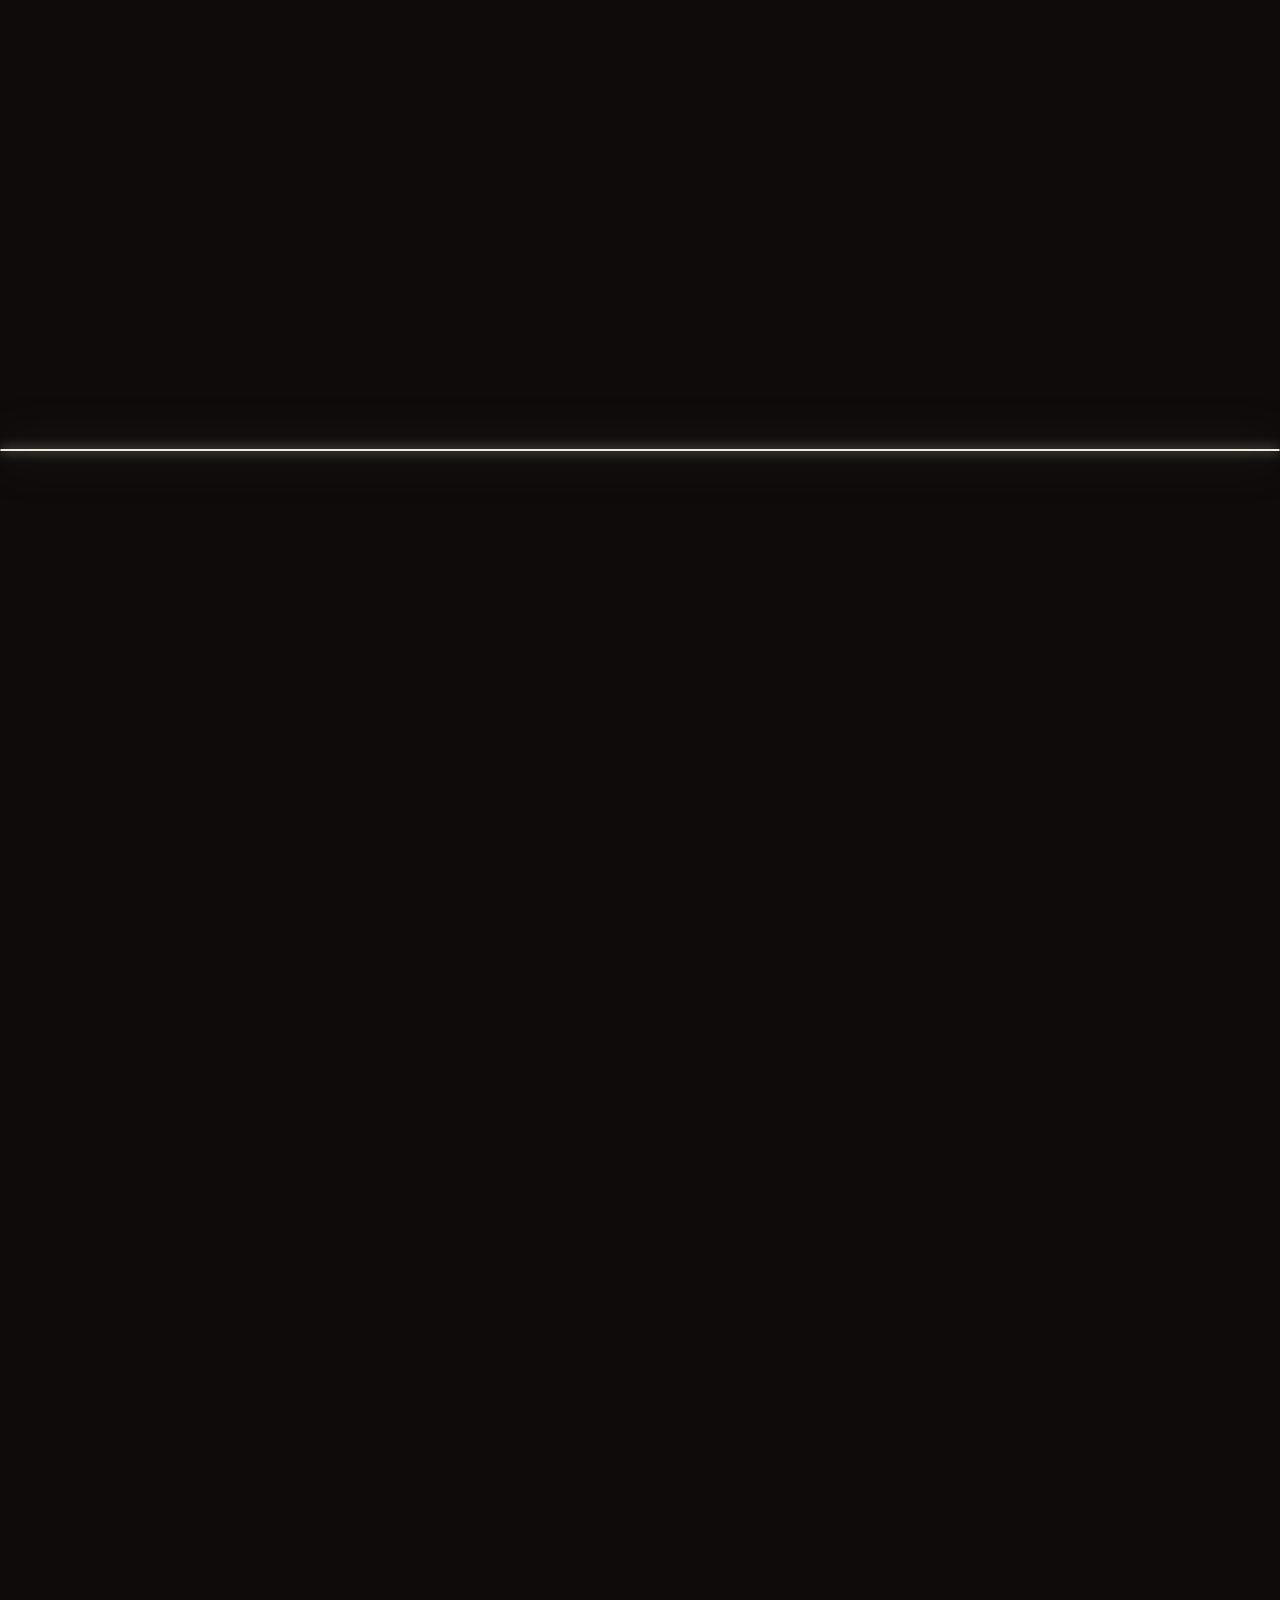
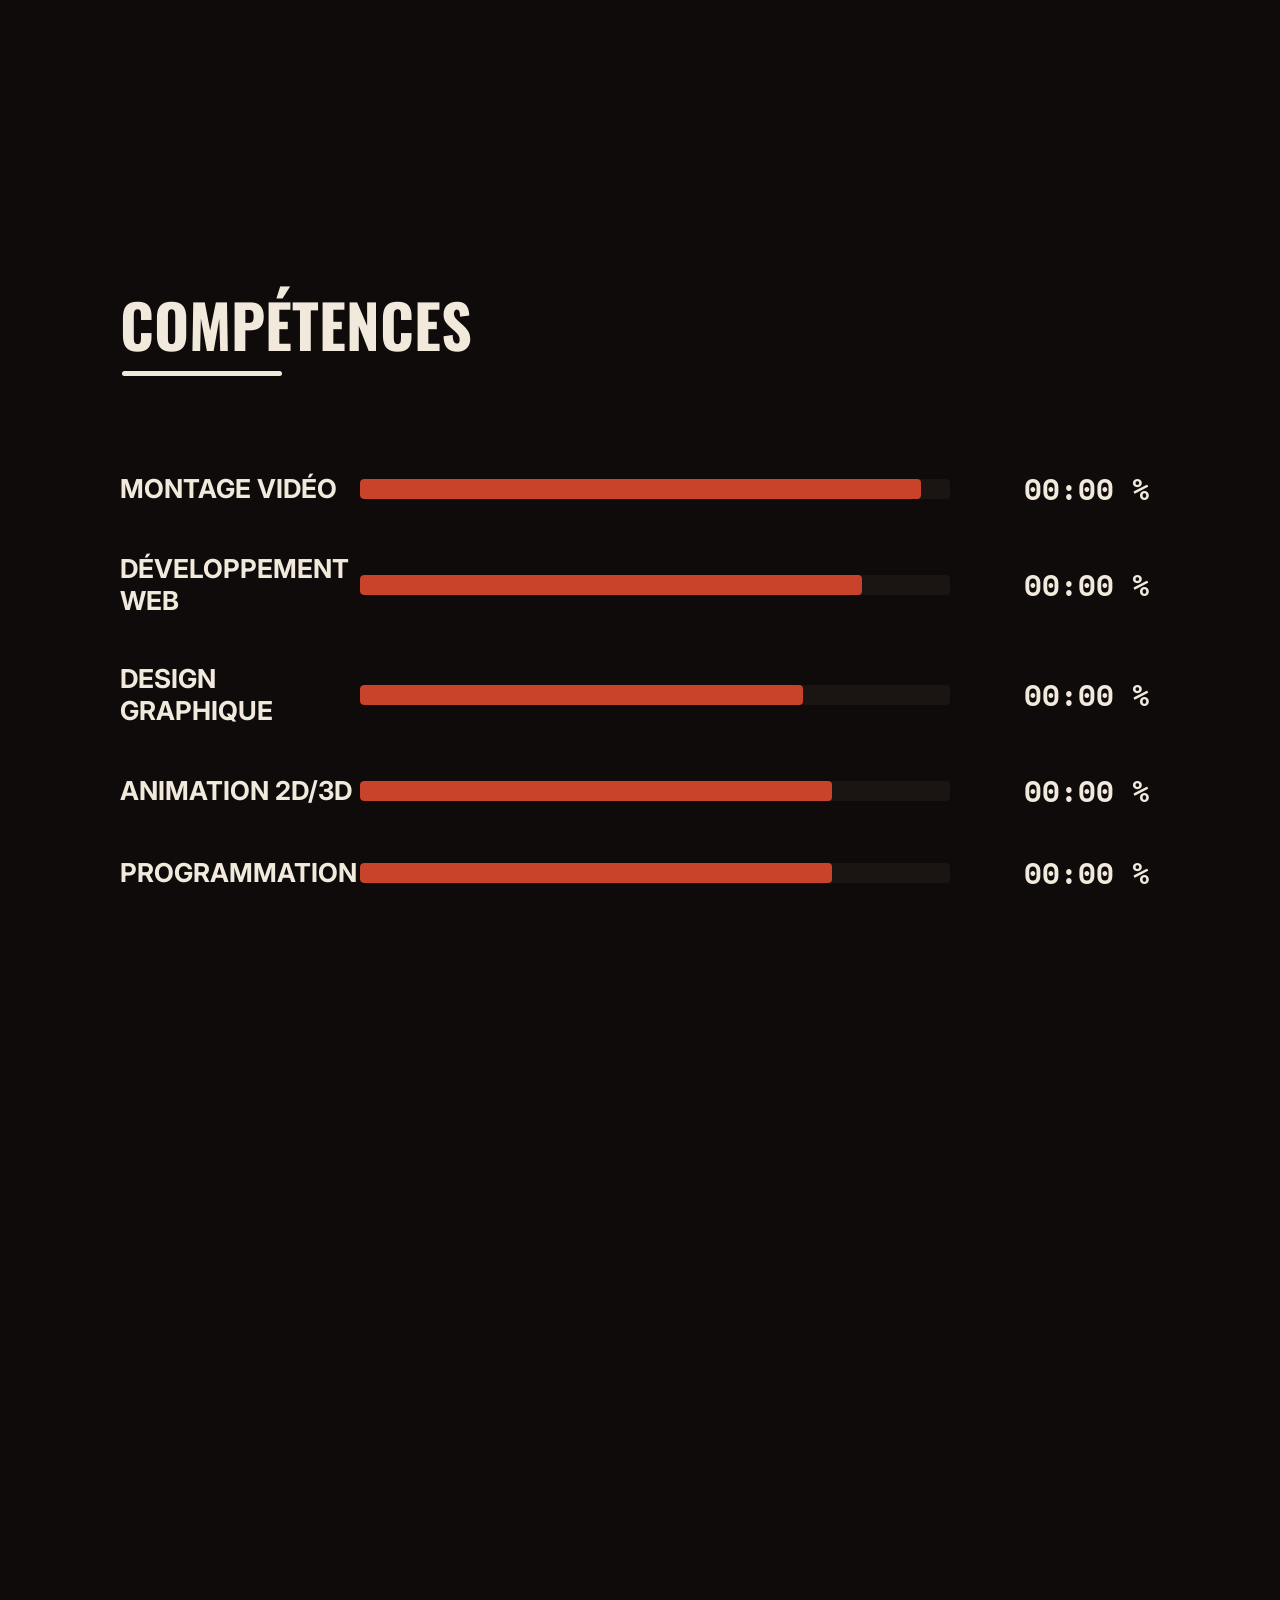
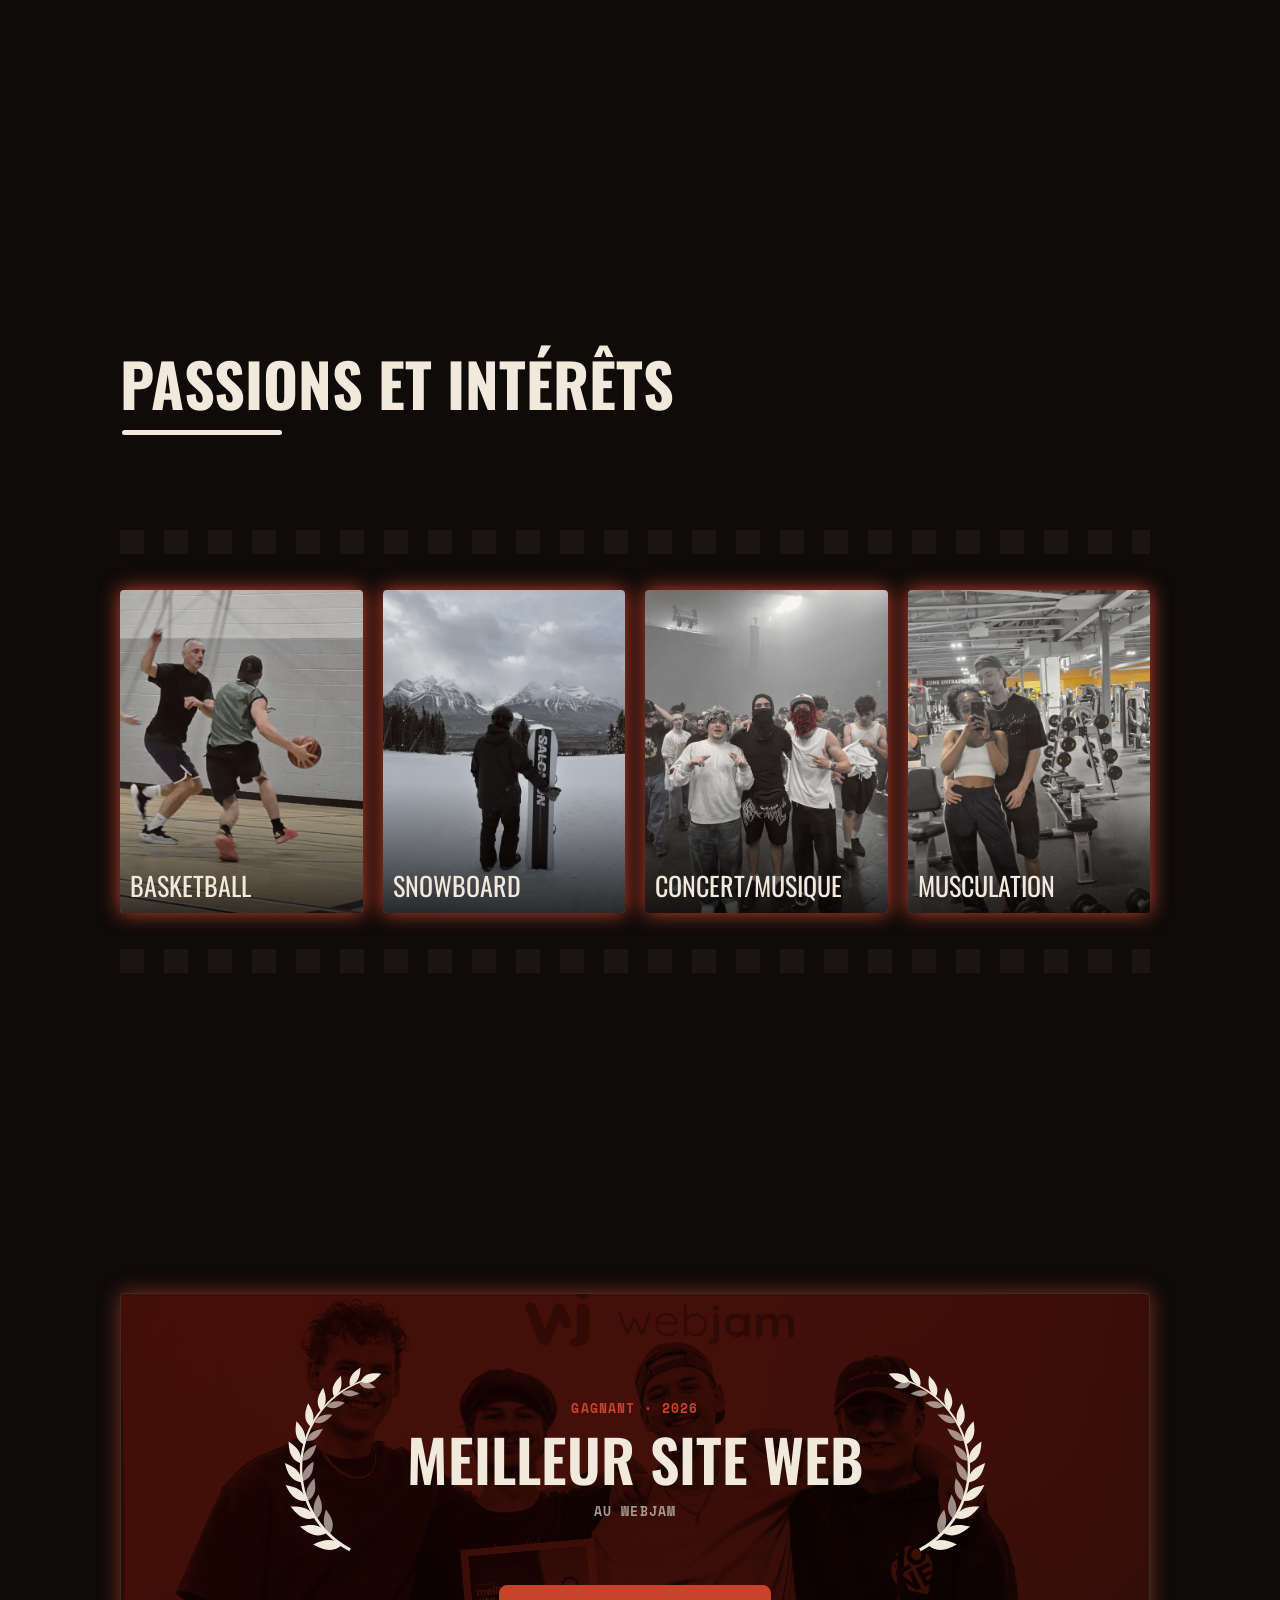
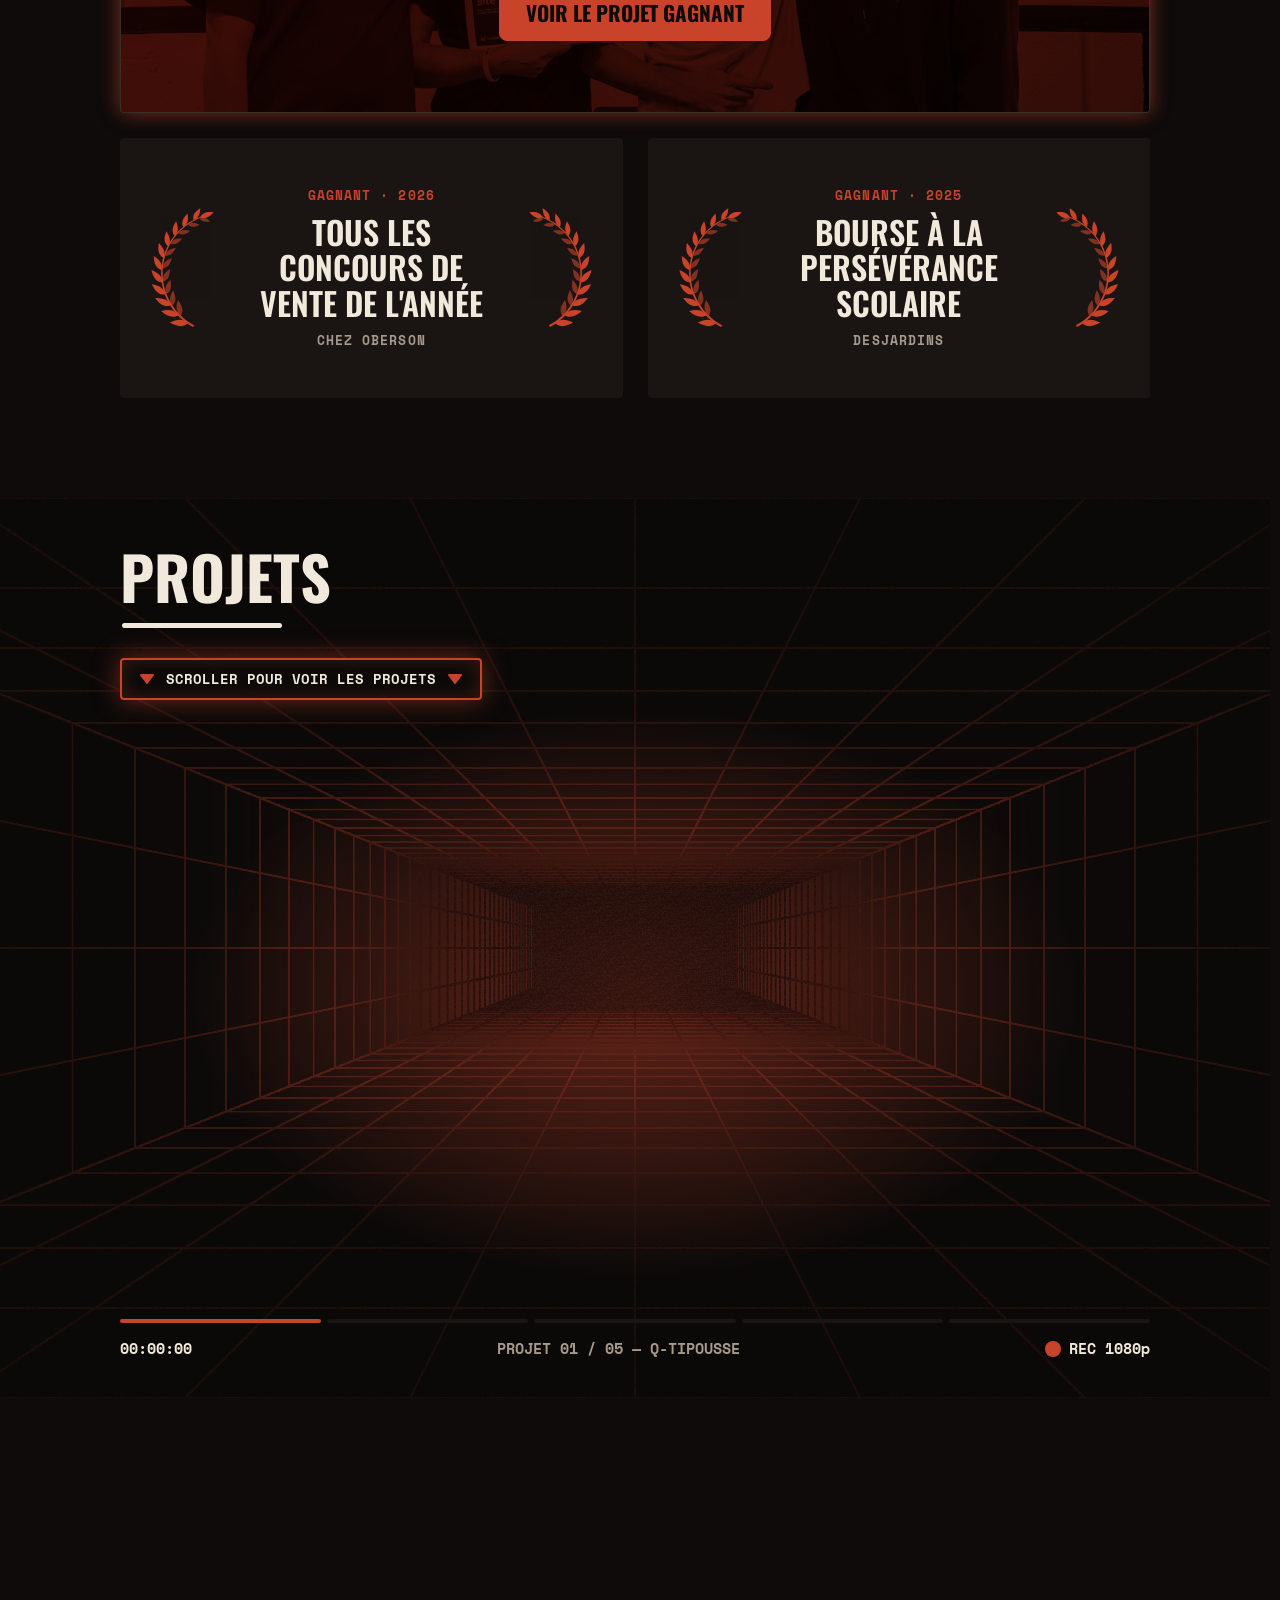
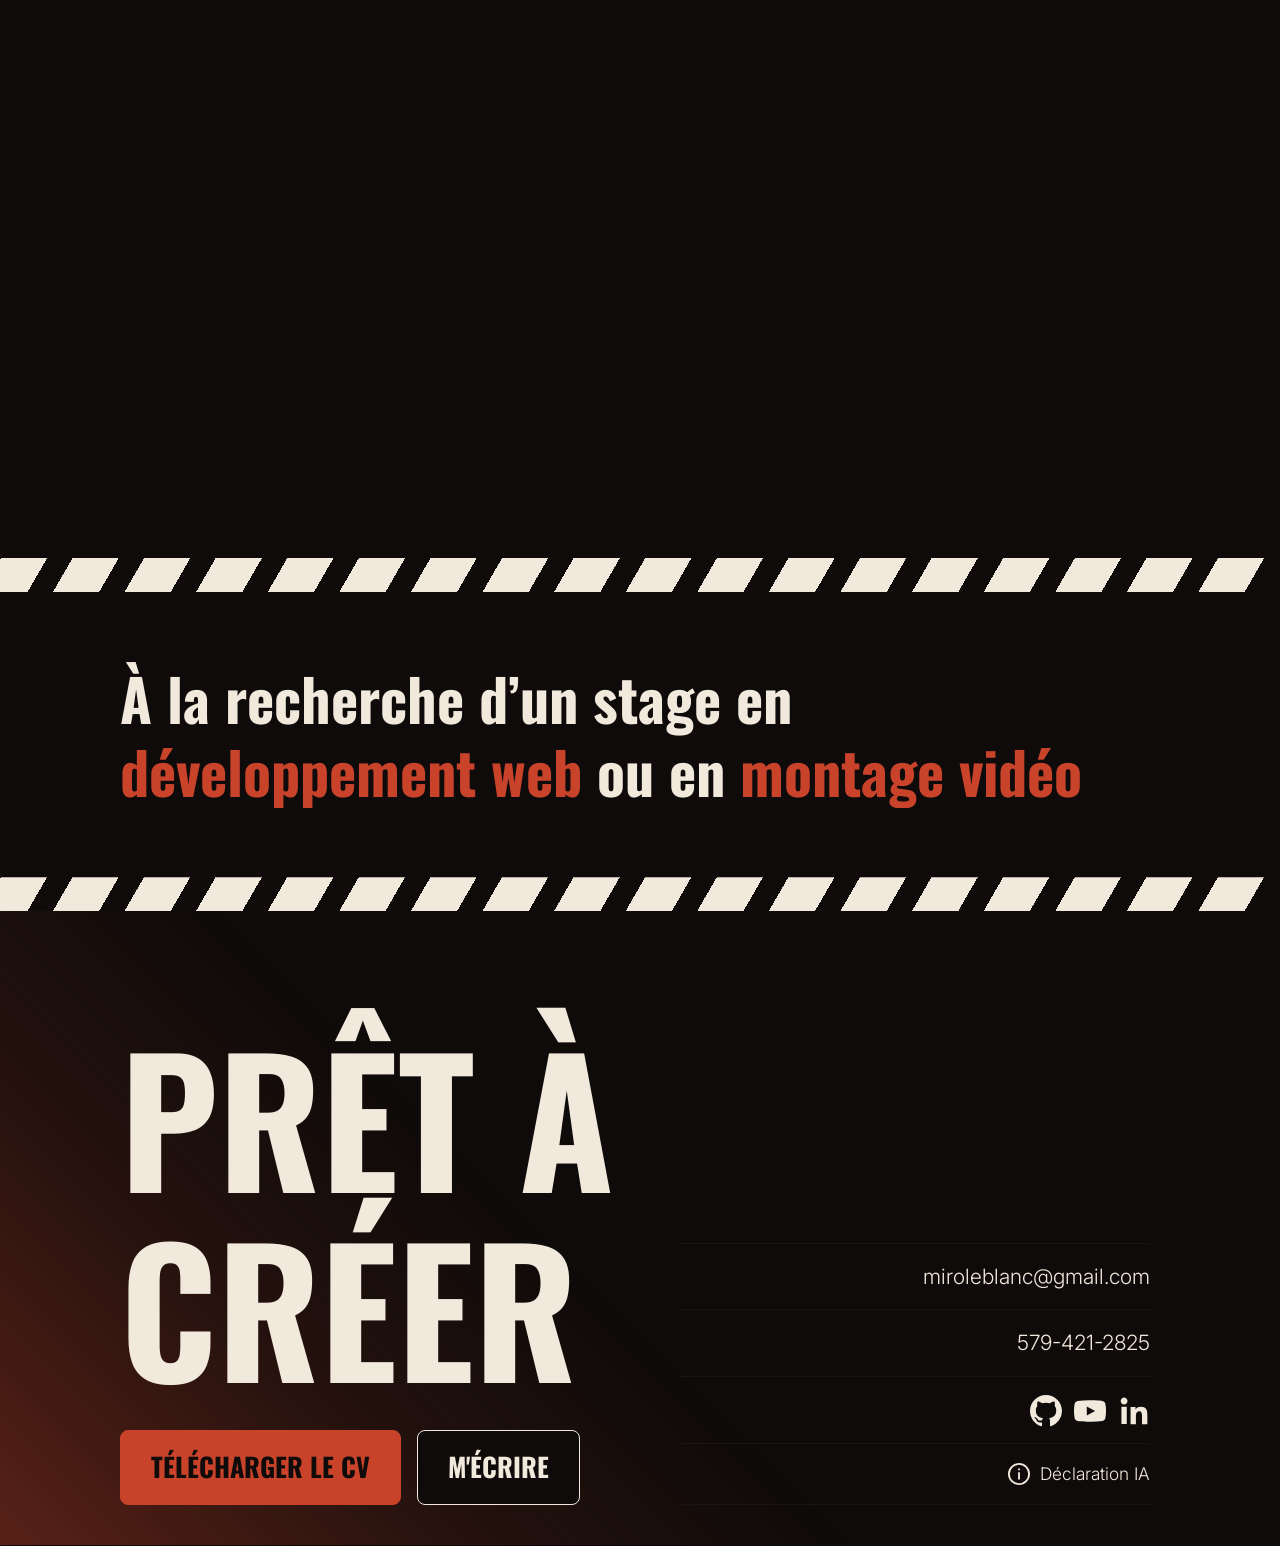
<file: index.html>
<!DOCTYPE html>
<html lang="fr">

<head>
    <meta charset="utf-8" />
    <meta name="viewport" content="width=device-width, initial-scale=1.0" />
    <title>Miro Leblanc — Développeur web et monteur vidéo</title>
    <meta name="description" content="Portfolio de Miro Leblanc, étudiant en
intégration multimédia au Cégep Édouard-Montpetit. Développement web et montage vidéo, à la recherche d'un stage." />
    <meta name="theme-color" content="#0E0B0A" />

    <link rel="icon" type="image/svg+xml" href="assets/favicon/favicon.svg" />
    <link rel="icon" type="image/png" sizes="32x32" href="assets/favicon/favicon-32.png" />
    <link rel="icon" type="image/png" sizes="256x256" href="assets/favicon/favicon-256.png" />
    <link rel="apple-touch-icon" href="assets/favicon/apple-touch-icon.png" />

    <meta property="og:type" content="website" />
    <meta property="og:locale" content="fr_CA" />
    <meta property="og:site_name" content="Miro Leblanc" />
    <meta property="og:title" content="Miro Leblanc — Développeur web et monteur vidéo" />
    <meta property="og:description" content="Portfolio de Miro Leblanc, étudiant en
intégration multimédia au Cégep Édouard-Montpetit. Développement web et montage vidéo, à la recherche d'un stage." />
    <meta property="og:url" content="https://miroleblanc.github.io/" />
    <meta property="og:image" content="https://miroleblanc.github.io/assets/og/index.jpg" />
    <meta property="og:image:width" content="1200" />
    <meta property="og:image:height" content="630" />
    <meta name="twitter:card" content="summary_large_image" />

    <link rel="preconnect" href="https://fonts.googleapis.com">
    <link rel="preconnect" href="https://fonts.gstatic.com" crossorigin>
    <link href="https://fonts.googleapis.com/css2?family=Inter:ital,opsz,wght@0,14..32,100..900;1,14..32,100..900&family=Oswald:wght@200..700&family=Space+Mono:ital,wght@0,400;0,700;1,400;1,700&display=swap" rel="stylesheet">

    <link rel="stylesheet" href="styles/main.css" />

    <script src="scripts/main.js" defer></script>
    <script>
        try {
            var clap = JSON.parse(sessionStorage.getItem('clap'));
            if (clap) {
                sessionStorage.removeItem('clap');
                document.documentElement.classList.add('clap-ferme');
                document.documentElement.style.setProperty('--clap-titre', JSON.stringify(clap.titre));
                document.documentElement.style.setProperty('--clap-scene', JSON.stringify(clap.scene));

                // texte de l'ardoise caché tant que les polices ne sont pas prêtes (sinon il saute de police)
                if (document.fonts) {
                    var polices = function() {
                        document.documentElement.classList.remove('clap-polices');
                    };
                    document.documentElement.classList.add('clap-polices');
                    Promise.all([
                        document.fonts.load('700 1em Oswald', clap.titre),
                        document.fonts.load('700 1em "Space Mono"', clap.scene),
                    ]).then(polices, polices);
                    setTimeout(polices, 1000);
                }
            }

            // intro d'ouverture : une fois par visite, seulement si on arrive directement sur l'accueil
            var animations = !window.matchMedia('(prefers-reduced-motion: reduce)').matches;
            if (!sessionStorage.getItem('visite') && !location.hash && animations) {
                document.documentElement.classList.add('intro-ouverte', 'intro-attente');
            }
            sessionStorage.setItem('visite', '1');
        } catch (e) {}
    </script>
</head>

<body data-component="Scrolly">
    <div class="curseur" data-component="Curseur" aria-hidden="true">
        <div class="curseur__rond"></div>
    </div>

    <div class="clap-transition" data-component="Transition" aria-hidden="true">
        <div class="clap-transition__haut"></div>
        <div class="clap-transition__bas">
            <div class="clap-transition__ardoise">
                <div class="clap-transition__ligne">
                    <p>Prod. Miro Leblanc</p>
                    <p>Prise 01</p>
                </div>
                <p class="clap-transition__titre"></p>
                <div class="clap-transition__ligne">
                    <p class="clap-transition__scene"></p>
                    <p>Intégration multimédia</p>
                </div>
            </div>
        </div>
    </div>

    <!-- Header -->
    <header class="header" data-component="Header">
        <nav class="nav">
            <a href="index.html" class="logo" aria-label="Miro Leblanc — accueil"><svg class="icon" aria-hidden="true">
                    <use class="logo__echo" href="#icon-logo"></use>
                    <use href="#icon-logo"></use>
                </svg></a>

            <button class="nav__toggle js-toggle" type="button" aria-label="Ouvrir le menu" aria-expanded="false" aria-controls="menu">
                <svg class="icon">
                    <use href="#icon-menu"></use>
                </svg>
            </button>

            <ul class="nav__list" id="menu">
                <li class="nav__item"><a href="index.html#about" class="nav__link"><span class="nav__label">À propos</span><svg class="icon">
                            <use href="#icon-about"></use>
                        </svg></a></li>
                <li class="nav__item"><a href="index.html#projets" class="nav__link"><span class="nav__label">Projets</span><svg class="icon">
                            <use href="#icon-projets"></use>
                        </svg></a></li>
                <li class="nav__item"><a href="index.html#contact" class="nav__link"><span class="nav__label">Contact</span><svg class="icon">
                            <use href="#icon-contact"></use>
                        </svg></a></li>
                <li class="nav__item nav__item__icon"><a href="https://www.linkedin.com/in/miro-leblanc-4770b6442" class="nav__link" target="_blank" rel="noopener"><span class="nav__label">LinkedIn</span><svg class="icon">
                            <use href="#icon-linkedin"></use>
                        </svg></a></li>
                <li class="nav__item nav__item__icon"><a href="https://www.youtube.com/@MiroLeBlanc" class="nav__link" target="_blank" rel="noopener"><span class="nav__label">YouTube</span><svg class="icon">
                            <use href="#icon-youtube"></use>
                        </svg></a></li>
                <li class="nav__item nav__item__icon"><a href="https://github.com/MiroLeBlanc" class="nav__link" target="_blank" rel="noopener"><span class="nav__label">GitHub</span><svg class="icon">
                            <use href="#icon-github"></use>
                        </svg></a></li>
                <li class="nav__item nav__item__icon"><a href="assets/cv/CV_Miro_Leblanc.pdf" class="nav__link" target="_blank" rel="noopener"><span class="nav__label">Curriculum vitae</span><svg class="icon">
                            <use href="#icon-cv"></use>
                        </svg></a></li>
            </ul>
        </nav>
    </header>

    <div class="intro" data-component="Intro" role="dialog" aria-modal="true" aria-labelledby="intro-titre" tabindex="-1">
        <canvas class="intro__objectif js-objectif" aria-hidden="true"></canvas>
        <div class="intro__voile js-voile" aria-hidden="true"></div>

        <div class="intro__interface js-interface">
            <div class="intro__haut js-haut" aria-hidden="true">
                <p>
                    Cam A<span class="intro__date"> · <span class="js-date">00.00.00</span></span> · <span class="js-heure">00:00:00</span>
                </p>
                <p class="intro__expo">ISO 800 · 1/50 · f/1.8 · 50mm</p>
                <p>LUT : <span class="js-lut">Aucune</span><span class="intro__pile"></span></p>
            </div>

            <div class="intro__cadre js-cadre" aria-hidden="true"></div>

            <div class="intro__centre">
                <p class="intro__surtitre js-texte" id="intro-titre">// MIRO LEBLANC —&nbsp;PORTFOLIO</p>
                <button class="intro__rec js-rec" type="button" aria-label="Enregistrer et entrer sur le site">
                    <svg class="intro__anneau js-texte" viewBox="0 0 120 120" aria-hidden="true">
                        <defs>
                            <path id="anneau-intro" d="M60 60m-50 0a50 50 0 1 1 100 0a50 50 0 1 1-100 0" />
                        </defs>
                        <text>
                            <textPath href="#anneau-intro" textLength="312" lengthAdjust="spacing">Appuyer pour tourner · Appuyer pour tourner ·</textPath>
                        </text>
                    </svg>
                    <span class="intro__disque js-disque"><span class="intro__libelle js-texte">REC</span></span>
                </button>
                <p class="intro__consigne js-texte" aria-hidden="true">Appuyer sur REC pour entrer</p>
            </div>
        </div>

        <div class="intro__enregistrement js-enregistrement" aria-hidden="true"></div>

        <span class="intro__coin intro__coin--hg js-coin" aria-hidden="true"></span>
        <span class="intro__coin intro__coin--hd js-coin" aria-hidden="true"></span>
        <span class="intro__coin intro__coin--bg js-coin" aria-hidden="true"></span>
        <span class="intro__coin intro__coin--bd js-coin" aria-hidden="true"></span>

        <div class="intro__bas js-bas" aria-hidden="true">
            <p class="timecode" data-component="Timecode" data-attente>00:00:00</p>
            <div class="scroller">
                <svg class="icon">
                    <use href="#icon-fleche"></use>
                </svg>
                <p>SCROLLER</p>
                <svg class="icon">
                    <use href="#icon-fleche"></use>
                </svg>
            </div>
            <p class="rec is-standby js-etat">STBY 1080p</p>
        </div>

        <div class="intro__flash js-flash" aria-hidden="true"></div>

        <div class="intro__allumage" aria-hidden="true">
            <span class="intro__volet js-volet"></span>
            <span class="intro__volet intro__volet--bas js-volet"></span>
            <span class="intro__trait js-trait"></span>
        </div>

        <div class="intro__journal js-journal" aria-hidden="true">
            <p class="js-entree"><span>Caméra</span><i></i><span>Cam A · Miro Leblanc</span></p>
            <p class="js-entree"><span>Capteur</span><i></i><span>1080p · 24 i/s</span></p>
            <p class="js-entree"><span>Objectif</span><i></i><span>50mm f/1.8</span></p>
            <p class="js-entree"><span>Profil</span><i></i><span>Log</span></p>
            <p class="js-entree"><span>Signal vidéo</span><i></i><span class="intro__signal js-signal">···</span></p>
        </div>
    </div>

    <section class="hub">
        <div class="hub__media">
            <video src="assets/videos/hub.mp4" poster="assets/images/affiche-hub.webp" autoplay muted loop playsinline></video>
        </div>

        <div class="wrapper" data-scrolly="generique">
            <div class="content">
                <div class="texte">
                    <p class="surtitre">// Intégration multimédia — vidéo / web / motion</p>
                    <h1><span>MIRO</span><br /><span>LEBLANC</span></h1>
                    <p>
                        <span>Développeur web</span> et <span>monteur vidéo</span>. Je construis des sites qui tiennent debout et des séquences vidéo qui déchirent.
                    </p>
                </div>
                <a href="#projets" class="bouton">Voir mes projets &gt;</a>
            </div>

            <div class="divider"></div>

            <div class="bottom">
                <p class="timecode" data-component="Timecode">00:00:00</p>
                <div class="scroller">
                    <svg class="icon">
                        <use href="#icon-fleche"></use>
                    </svg>
                    <p>SCROLLER</p>
                    <svg class="icon">
                        <use href="#icon-fleche"></use>
                    </svg>
                </div>
                <p class="rec">REC 1080p</p>
            </div>
        </div>
    </section>

    <div class="apropos">
        <canvas class="apropos__grille" data-component="CursorGrid" aria-hidden="true"></canvas>

        <section class="about" id="about">
            <div class="wrapper">
                <h2 data-scrolly="titre">À propos</h2>
                <div class="content">
                    <figure class="portrait" data-scrolly="portrait">
                        <div class="portrait__cadre">
                            <img src="assets/images/profil.webp" alt="Portrait de Miro Leblanc" width="600" height="800" loading="lazy" decoding="async" />
                        </div>
                        <figcaption>
                            <span>Still 001</span>
                            <span>f/1.8 · 50mm</span>
                        </figcaption>
                    </figure>

                    <div class="droite">
                        <p data-scrolly="fondu">
                            <span>Développeur web</span> et <span>monteur vidéo</span>, avec un vrai bagage en <span>vente</span>.<br />Je réalise des projets qui
                            fonctionnent, qui racontent quelque chose, et qui finissent par convaincre — pas seulement pour l'esthétique.
                        </p>

                        <div class="video" data-component="YouTube" data-scrolly="ecran" data-video-id="hYIy2LzdmVY">
                            <div class="js-video"></div>
                            <button class="video__lancer js-lancer" type="button" aria-label="Lire la vidéo : Vidéo de présentation (52 secondes)">
                                <img class="video__miniature" src="assets/images/miniature-presentation.webp" alt="" loading="lazy" decoding="async" />
                                <span class="video__haut">
                                    <span class="video__etat">Standby</span>
                                    <span class="video__duree">00:00:52</span>
                                </span>
                                <span class="video__play" aria-hidden="true">
                                    <svg class="video__anneau" viewBox="0 0 120 120">
                                        <defs>
                                            <path id="anneau-video" d="M60 60m-50 0a50 50 0 1 1 100 0a50 50 0 1 1-100 0" />
                                        </defs>
                                        <text>
                                            <textPath href="#anneau-video" textLength="312" lengthAdjust="spacing">
                                                Appuyer pour lire · Appuyer pour lire ·
                                            </textPath>
                                        </text>
                                    </svg>
                                    <span class="video__disque"><span class="video__triangle"></span></span>
                                </span>
                                <span class="video__titre">Vidéo de présentation</span>
                            </button>
                        </div>
                    </div>
                </div>
            </div>
        </section>

        <section class="competences">
            <div class="wrapper">
                <h3 data-scrolly="titre">Compétences</h3>
                <div class="content" data-component="Timecode" data-mode="compteur">
                    <div class="card" data-scrolly="jauge">
                        <p class="competence">Montage vidéo</p>
                        <div class="barre"><span class="remplissage" style="width: 95%"></span></div>
                        <p class="pourcentage">00:95 %</p>
                    </div>
                    <div class="card" data-scrolly="jauge">
                        <p class="competence">Développement web</p>
                        <div class="barre"><span class="remplissage" style="width: 85%"></span></div>
                        <p class="pourcentage">00:85 %</p>
                    </div>
                    <div class="card" data-scrolly="jauge">
                        <p class="competence">Design graphique</p>
                        <div class="barre"><span class="remplissage" style="width: 75%"></span></div>
                        <p class="pourcentage">00:75 %</p>
                    </div>
                    <div class="card" data-scrolly="jauge">
                        <p class="competence">Animation 2D/3D</p>
                        <div class="barre"><span class="remplissage" style="width: 80%"></span></div>
                        <p class="pourcentage">00:80 %</p>
                    </div>
                    <div class="card" data-scrolly="jauge">
                        <p class="competence">Programmation</p>
                        <div class="barre"><span class="remplissage" style="width: 80%"></span></div>
                        <p class="pourcentage">00:80 %</p>
                    </div>
                </div>
            </div>
        </section>

        <section class="logiciels">
            <div class="wrapper">
                <h3 data-scrolly="titre">Logiciels</h3>
                <div class="cards" data-scrolly="cascade">
                    <div class="card">
                        <img src="assets/images/davinci.png" alt="DaVinci Resolve" />
                        <p class="nom">DaVinci Resolve</p>
                        <p>Montage</p>
                    </div>
                    <div class="card">
                        <img src="assets/images/after.png" alt="After Effects" />
                        <p class="nom">After Effects</p>
                        <p>Motion</p>
                    </div>
                    <div class="card">
                        <img src="assets/images/premier.png" alt="Premiere Pro" />
                        <p class="nom">Premiere Pro</p>
                        <p>Montage</p>
                    </div>
                    <div class="card">
                        <img src="assets/images/figma.png" alt="Figma" />
                        <p class="nom">Figma</p>
                        <p>Design</p>
                    </div>
                    <div class="card">
                        <img src="assets/images/vscode.png" alt="Visual Studio Code" />
                        <p class="nom">Visual Studio</p>
                        <p>Code</p>
                    </div>
                    <div class="card">
                        <img src="assets/images/blender.png" alt="Blender" />
                        <p class="nom">Blender</p>
                        <p>3D</p>
                    </div>
                    <div class="card">
                        <img src="assets/images/wordpress.png" alt="WordPress" />
                        <p class="nom">WordPress</p>
                        <p>Intégration</p>
                    </div>
                </div>
            </div>
        </section>

        <section class="qualites">
            <div class="wrapper">
                <h3 data-scrolly="titre">Qualités humaines</h3>
                <ul class="content" data-scrolly="tampons">
                    <li>Créatif</li>
                    <li>Compétitif</li>
                    <li>Persévérant</li>
                    <li>Sociable</li>
                    <li>Vendeur</li>
                </ul>
            </div>
        </section>

        <section class="passions">
            <div class="wrapper">
                <h3 data-scrolly="titre">Passions et intérêts</h3>
                <div class="cards" data-scrolly="pellicule">
                    <div class="card">
                        <img src="assets/images/basket.webp" alt="BasketBall" />
                        <p>Basketball</p>
                    </div>
                    <div class="card">
                        <img src="assets/images/snow.webp" alt="Snowboard" />
                        <p>Snowboard</p>
                    </div>
                    <div class="card">
                        <img src="assets/images/show.webp" alt="Concert" />
                        <p>Concert/Musique</p>
                    </div>
                    <div class="card">
                        <img src="assets/images/gym.webp" alt="Musculation" />
                        <p>Musculation</p>
                    </div>
                </div>
            </div>
        </section>

        <section class="prix">
            <div class="wrapper">
                <h3 data-scrolly="titre">Prix et distinctions</h3>
                <div class="cards" data-scrolly="bandeau">
                    <a href="fiche1.html" class="card card--vedette">
                        <div class="card__media"><img src="assets/images/webjam5.webp" alt="" loading="lazy" decoding="async" /></div>
                        <div class="laurier">
                            <svg class="icon">
                                <use href="#icon-laurier"></use>
                            </svg>
                            <div class="laurier__texte">
                                <p class="laurier__haut">Gagnant · 2026</p>
                                <h4>Meilleur site web</h4>
                                <p class="laurier__bas">Au Webjam</p>
                            </div>
                            <svg class="icon laurier__droite">
                                <use href="#icon-laurier"></use>
                            </svg>
                        </div>
                        <p class="bouton">Voir le projet gagnant</p>
                    </a>
                    <div class="card">
                        <div class="laurier">
                            <svg class="icon">
                                <use href="#icon-laurier"></use>
                            </svg>
                            <div class="laurier__texte">
                                <p class="laurier__haut">Gagnant · 2026</p>
                                <h4>Tous les concours de vente de l'année</h4>
                                <p class="laurier__bas">Chez Oberson</p>
                            </div>
                            <svg class="icon laurier__droite">
                                <use href="#icon-laurier"></use>
                            </svg>
                        </div>
                    </div>
                    <div class="card">
                        <div class="laurier">
                            <svg class="icon">
                                <use href="#icon-laurier"></use>
                            </svg>
                            <div class="laurier__texte">
                                <p class="laurier__haut">Gagnant · 2025</p>
                                <h4>Bourse à la persévérance scolaire</h4>
                                <p class="laurier__bas">Desjardins</p>
                            </div>
                            <svg class="icon laurier__droite">
                                <use href="#icon-laurier"></use>
                            </svg>
                        </div>
                    </div>
                </div>
            </div>
        </section>
    </div>

    <section class="projets" id="projets" data-component="Projets">
        <div class="projets__stage">
            <canvas class="projets__grille" data-component="GridScan"></canvas>
            <div class="wrapper">
                <h3 data-scrolly="titre">Projets</h3>
                <p class="projets__aide js-aide" aria-hidden="true">
                    <svg class="icon">
                        <use href="#icon-fleche"></use>
                    </svg>
                    Scroller pour voir les projets
                    <svg class="icon">
                        <use href="#icon-fleche"></use>
                    </svg>
                </p>
                <div class="projets__scene" data-component="ChargementVideos">
                    <a href="fiche1.html" class="card js-card">
                        <div class="card__media">
                            <video data-src="assets/videos/projet3.mp4" data-poster="assets/images/affiche-projet3.webp" preload="none" autoplay muted loop playsinline></video>
                        </div>
                        <div class="card__content">
                            <div class="top">
                                <p>PROJET 01 / 05</p>
                                <p class="rec">REC 1080p</p>
                            </div>
                            <div class="bottom">
                                <h4>Q-tipousse</h4>
                                <p>Webjam 2026 : développement WordPress</p>
                            </div>
                        </div>
                    </a>

                    <a href="fiche2.html" class="card js-card">
                        <div class="card__media">
                            <video data-src="assets/videos/projet2.mp4" data-poster="assets/images/affiche-projet2.webp" preload="none" autoplay muted loop playsinline></video>
                        </div>
                        <div class="card__content">
                            <div class="top">
                                <p>PROJET 02 / 05</p>
                                <p class="rec">REC 1080p</p>
                            </div>
                            <div class="bottom">
                                <h4>Clip musical</h4>
                                <p>Montage vidéo et synchronisation audio</p>
                            </div>
                        </div>
                    </a>

                    <a href="fiche3.html" class="card js-card">
                        <div class="card__media">
                            <video data-src="assets/videos/projet1.mp4" data-poster="assets/images/affiche-projet1.webp" preload="none" autoplay muted loop playsinline></video>
                        </div>
                        <div class="card__content">
                            <div class="top">
                                <p>PROJET 03 / 05</p>
                                <p class="rec">REC 1080p</p>
                            </div>
                            <div class="bottom">
                                <h4>CHROMEVAULT</h4>
                                <p>Intégration WordPress d’une boutique e-commerce</p>
                            </div>
                        </div>
                    </a>

                    <a href="fiche4.html" class="card js-card">
                        <div class="card__media">
                            <video data-src="assets/videos/projet4.mp4" data-poster="assets/images/affiche-projet4.webp" preload="none" autoplay muted loop playsinline></video>
                        </div>
                        <div class="card__content">
                            <div class="top">
                                <p>PROJET 04 / 05</p>
                                <p class="rec">REC 1080p</p>
                            </div>
                            <div class="bottom">
                                <h4>Virage extrême</h4>
                                <p>Montage vidéo pour la promotion d'une émission</p>
                            </div>
                        </div>
                    </a>

                    <a href="fiche5.html" class="card js-card">
                        <div class="card__media">
                            <video data-src="assets/videos/projet5.mp4" data-poster="assets/images/affiche-projet5.webp" preload="none" autoplay muted loop playsinline></video>
                        </div>
                        <div class="card__content">
                            <div class="top">
                                <p>PROJET 05 / 05</p>
                                <p class="rec">REC 1080p</p>
                            </div>
                            <div class="bottom">
                                <h4>Demoreel</h4>
                                <p>Montage vidéo pour la présentation d'un site web</p>
                            </div>
                        </div>
                    </a>
                </div>
            </div>
            <div class="projets__hud" aria-hidden="true">
                <div class="wrapper">
                    <div class="projets__bar">
                        <div class="projets__progress">
                            <span class="js-segment"></span>
                            <span class="js-segment"></span>
                            <span class="js-segment"></span>
                            <span class="js-segment"></span>
                            <span class="js-segment"></span>
                        </div>
                        <div class="projets__infos">
                            <p class="projets__timecode js-timecode">00:00:00</p>
                            <p class="projets__label js-label">PROJET 01 / 05 — Q-tipousse</p>
                            <p class="rec">REC 1080p</p>
                        </div>
                    </div>
                </div>
            </div>
        </div>
    </section>

    <section class="stage" data-scrolly="clap">
        <div class="clap"></div>
        <div class="wrapper">
            <p>À la recherche d’un stage en<br /><span>développement web</span> ou en <span>montage vidéo</span></p>
        </div>
        <div class="clap"></div>
    </section>

    <!-- Footer / Contact -->
    <footer class="footer" id="contact">
        <div class="wrapper" data-scrolly="contact">
            <div class="gauche">
                <h2><span>Prêt à</span><br /><span>créer</span></h2>
                <div class="boutons">
                    <a href="assets/cv/CV_Miro_Leblanc.pdf" class="bouton bouton--plein" download>Télécharger le CV</a>
                    <a href="mailto:miroleblanc@gmail.com" class="bouton bouton--sombre">M'écrire</a>
                </div>
            </div>

            <ul class="droite">
                <li>
                    <a href="mailto:miroleblanc@gmail.com" class="courriel" data-component="CopierCourriel">miroleblanc@gmail.com</a>
                </li>
                <li>
                    <a href="tel:+15794212825">579-421-2825</a>
                </li>
                <li class="reseaux">
                    <a href="https://github.com/MiroLeBlanc" target="_blank" rel="noopener" aria-label="GitHub">
                        <svg class="icon">
                            <use href="#icon-github"></use>
                        </svg>
                    </a>
                    <a href="https://www.youtube.com/@MiroLeBlanc" target="_blank" rel="noopener" aria-label="YouTube">
                        <svg class="icon">
                            <use href="#icon-youtube"></use>
                        </svg>
                    </a>
                    <a href="https://www.linkedin.com/in/miro-leblanc-4770b6442" target="_blank" rel="noopener" aria-label="LinkedIn">
                        <svg class="icon">
                            <use href="#icon-linkedin"></use>
                        </svg>
                    </a>
                </li>
                <li>
                    <a href="declaration-ia.html" class="mentionia">
                        <svg class="icon">
                            <use href="#icon-ia"></use>
                        </svg>
                        Déclaration IA
                        <span class="mentionia__rouge" aria-hidden="true">
                            <svg class="icon">
                                <use href="#icon-ia"></use>
                            </svg>
                            Déclaration IA
                        </span>
                    </a>
                </li>
            </ul>
        </div>
    </footer>

</body>

</html>
</file>
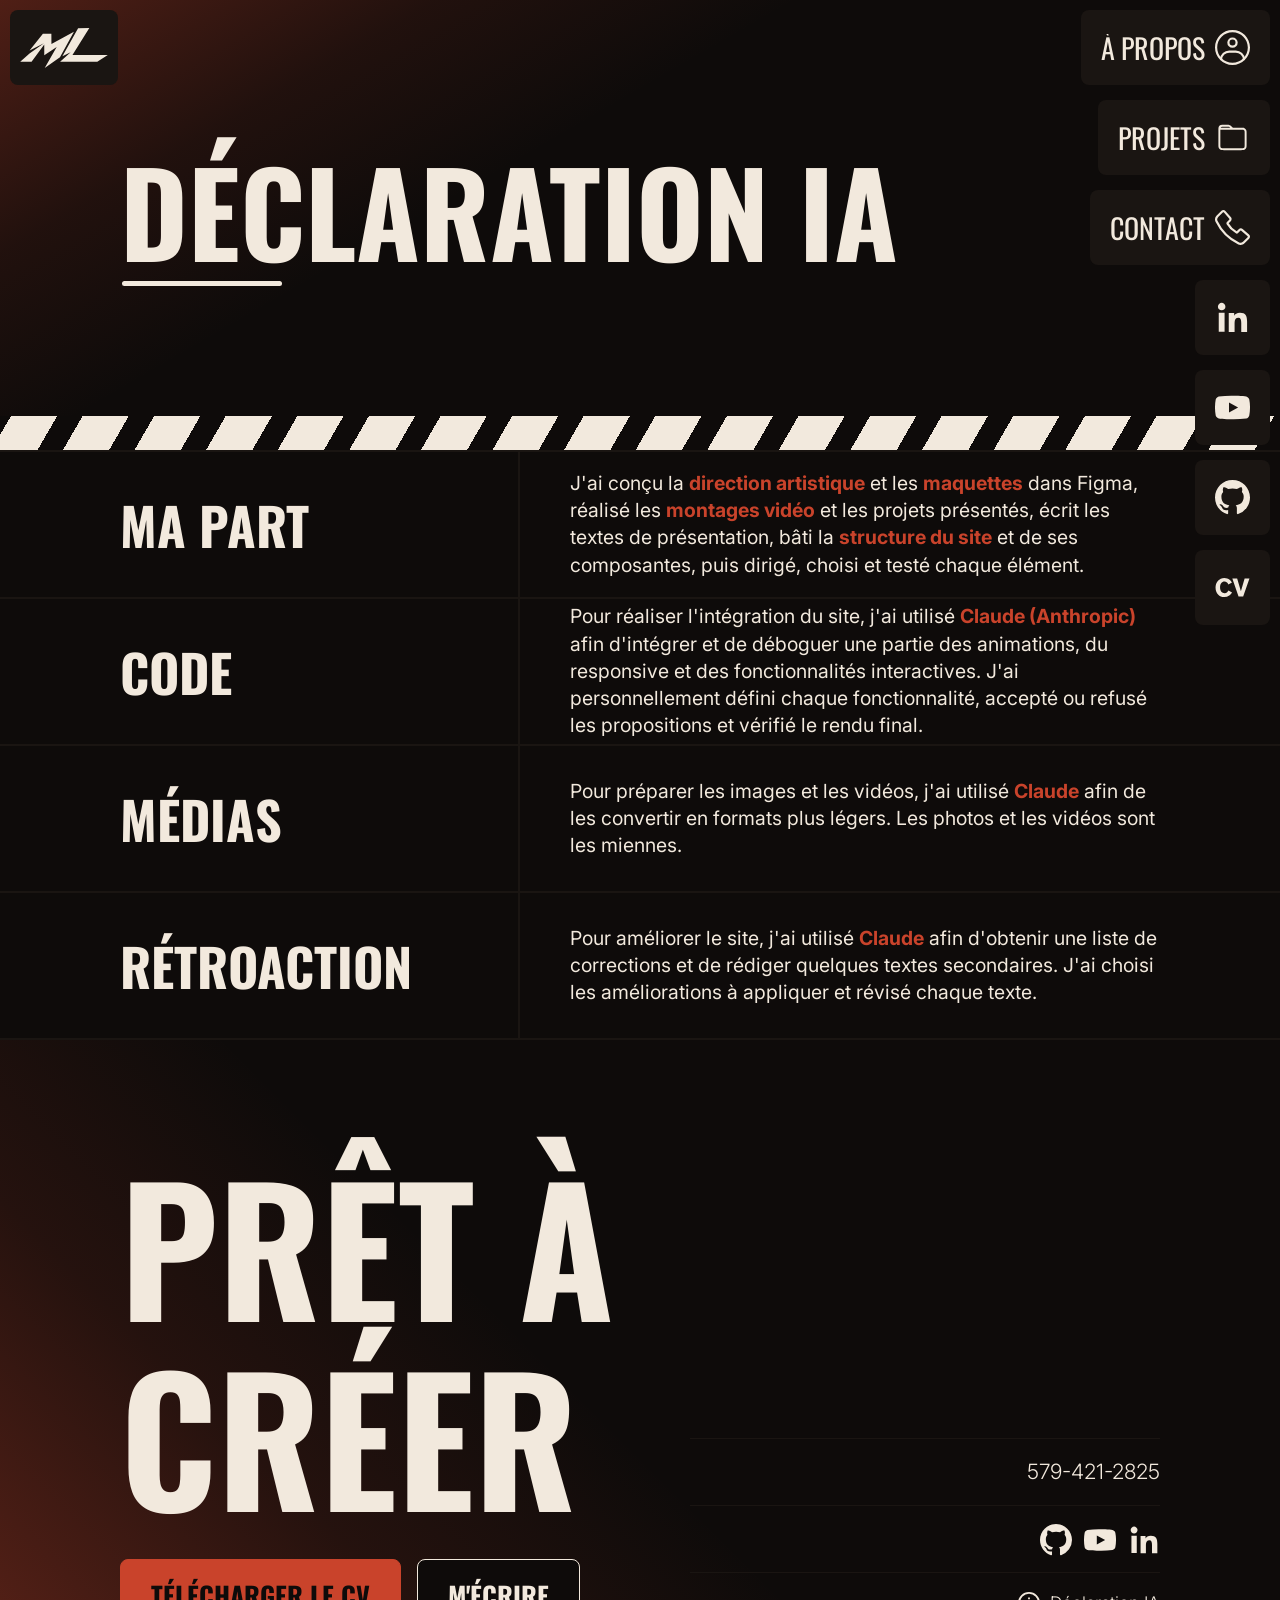
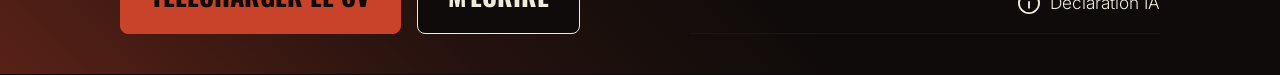
<file: declaration-ia.html>
<!DOCTYPE html>
<html lang="fr">

<head>
    <meta charset="utf-8" />
    <meta name="viewport" content="width=device-width, initial-scale=1.0" />
    <title>Déclaration IA — Miro Leblanc</title>
    <meta name="description" content="Comment l'intelligence artificielle
a été utilisée dans la réalisation du portfolio de Miro Leblanc." />
    <meta name="theme-color" content="#0E0B0A" />

    <link rel="icon" type="image/svg+xml" href="assets/favicon/favicon.svg" />
    <link rel="icon" type="image/png" sizes="32x32" href="assets/favicon/favicon-32.png" />
    <link rel="icon" type="image/png" sizes="256x256" href="assets/favicon/favicon-256.png" />
    <link rel="apple-touch-icon" href="assets/favicon/apple-touch-icon.png" />

    <meta property="og:type" content="website" />
    <meta property="og:locale" content="fr_CA" />
    <meta property="og:site_name" content="Miro Leblanc" />
    <meta property="og:title" content="Déclaration IA — Miro Leblanc" />
    <meta property="og:description" content="Comment l'intelligence artificielle
a été utilisée dans la réalisation du portfolio de Miro Leblanc." />
    <meta property="og:url" content="https://miroleblanc.github.io/declaration-ia.html" />
    <meta property="og:image" content="https://miroleblanc.github.io/assets/og/index.jpg" />
    <meta property="og:image:width" content="1200" />
    <meta property="og:image:height" content="630" />
    <meta name="twitter:card" content="summary_large_image" />

    <link rel="preconnect" href="https://fonts.googleapis.com">
    <link rel="preconnect" href="https://fonts.gstatic.com" crossorigin>
    <link href="https://fonts.googleapis.com/css2?family=Inter:ital,opsz,wght@0,14..32,100..900;1,14..32,100..900&family=Oswald:wght@200..700&family=Space+Mono:ital,wght@0,400;0,700;1,400;1,700&display=swap" rel="stylesheet">

    <link rel="stylesheet" href="styles/main.css" />

    <script src="scripts/main.js" defer></script>
    <script>
        try {
            var clap = JSON.parse(sessionStorage.getItem('clap'));
            if (clap) {
                sessionStorage.removeItem('clap');
                document.documentElement.classList.add('clap-ferme');
                document.documentElement.style.setProperty('--clap-titre', JSON.stringify(clap.titre));
                document.documentElement.style.setProperty('--clap-scene', JSON.stringify(clap.scene));

                // texte de l'ardoise caché tant que les polices ne sont pas prêtes (sinon il saute de police)
                if (document.fonts) {
                    var polices = function() {
                        document.documentElement.classList.remove('clap-polices');
                    };
                    document.documentElement.classList.add('clap-polices');
                    Promise.all([
                        document.fonts.load('700 1em Oswald', clap.titre),
                        document.fonts.load('700 1em "Space Mono"', clap.scene),
                    ]).then(polices, polices);
                    setTimeout(polices, 1000);
                }
            }

            sessionStorage.setItem('visite', '1');
        } catch (e) {}
    </script>
</head>

<body data-component="Scrolly">
    <div class="curseur" data-component="Curseur" aria-hidden="true">
        <div class="curseur__rond"></div>
    </div>

    <div class="clap-transition" data-component="Transition" aria-hidden="true">
        <div class="clap-transition__haut"></div>
        <div class="clap-transition__bas">
            <div class="clap-transition__ardoise">
                <div class="clap-transition__ligne">
                    <p>Prod. Miro Leblanc</p>
                    <p>Prise 01</p>
                </div>
                <p class="clap-transition__titre"></p>
                <div class="clap-transition__ligne">
                    <p class="clap-transition__scene"></p>
                    <p>Intégration multimédia</p>
                </div>
            </div>
        </div>
    </div>

    <!-- Header -->
    <header class="header" data-component="Header">
        <nav class="nav">
            <a href="index.html" class="logo" aria-label="Miro Leblanc — accueil"><svg class="icon" aria-hidden="true">
                    <use class="logo__echo" href="#icon-logo"></use>
                    <use href="#icon-logo"></use>
                </svg></a>

            <button class="nav__toggle js-toggle" type="button" aria-label="Ouvrir le menu" aria-expanded="false" aria-controls="menu">
                <svg class="icon">
                    <use href="#icon-menu"></use>
                </svg>
            </button>

            <ul class="nav__list" id="menu">
                <li class="nav__item"><a href="index.html#about" class="nav__link"><span class="nav__label">À propos</span><svg class="icon">
                            <use href="#icon-about"></use>
                        </svg></a></li>
                <li class="nav__item"><a href="index.html#projets" class="nav__link"><span class="nav__label">Projets</span><svg class="icon">
                            <use href="#icon-projets"></use>
                        </svg></a></li>
                <li class="nav__item"><a href="index.html#contact" class="nav__link"><span class="nav__label">Contact</span><svg class="icon">
                            <use href="#icon-contact"></use>
                        </svg></a></li>
                <li class="nav__item nav__item__icon"><a href="https://www.linkedin.com/in/miro-leblanc-4770b6442" class="nav__link" target="_blank" rel="noopener"><span class="nav__label">LinkedIn</span><svg class="icon">
                            <use href="#icon-linkedin"></use>
                        </svg></a></li>
                <li class="nav__item nav__item__icon"><a href="https://www.youtube.com/@MiroLeBlanc" class="nav__link" target="_blank" rel="noopener"><span class="nav__label">YouTube</span><svg class="icon">
                            <use href="#icon-youtube"></use>
                        </svg></a></li>
                <li class="nav__item nav__item__icon"><a href="https://github.com/MiroLeBlanc" class="nav__link" target="_blank" rel="noopener"><span class="nav__label">GitHub</span><svg class="icon">
                            <use href="#icon-github"></use>
                        </svg></a></li>
                <li class="nav__item nav__item__icon"><a href="assets/cv/CV_Miro_Leblanc.pdf" class="nav__link" target="_blank" rel="noopener"><span class="nav__label">Curriculum vitae</span><svg class="icon">
                            <use href="#icon-cv"></use>
                        </svg></a></li>
            </ul>
        </nav>
    </header>

    <section class="declaration">
        <div class="wrapper">
            <h1>Déclaration IA</h1>
            <p class="intro">
                Ce portfolio, c'est d'abord <span>mon travail</span> : la direction artistique, les maquettes, les montages vidéo et les projets. J'ai aussi utilisé
                l'intelligence artificielle comme assistant pendant l'intégration. Voici où, et comment.
            </p>
        </div>
    </section>

    <div class="clap"></div>

    <section class="declaration__liste">
        <div class="ligne">
            <div class="wrapper">
                <h2>Ma part</h2>
                <p>
                    J'ai conçu la <span>direction artistique</span> et les <span>maquettes</span> dans Figma, réalisé les <span>montages vidéo</span> et les projets
                    présentés, écrit les textes de présentation, bâti la <span>structure du site</span> et de ses composantes, puis dirigé, choisi et testé chaque
                    élément.
                </p>
            </div>
        </div>

        <div class="ligne">
            <div class="wrapper">
                <h2>Code</h2>
                <p>
                    Pour réaliser l'intégration du site, j'ai utilisé <span>Claude (Anthropic)</span> afin d'intégrer et de déboguer une partie des animations, du
                    responsive et des fonctionnalités interactives. J'ai personnellement défini chaque fonctionnalité, accepté ou refusé les propositions et vérifié
                    le rendu final.
                </p>
            </div>
        </div>

        <div class="ligne">
            <div class="wrapper">
                <h2>Médias</h2>
                <p>
                    Pour préparer les images et les vidéos, j'ai utilisé <span>Claude</span> afin de les convertir en formats plus légers. Les photos et les vidéos
                    sont les miennes.
                </p>
            </div>
        </div>

        <div class="ligne">
            <div class="wrapper">
                <h2>Rétroaction</h2>
                <p>
                    Pour améliorer le site, j'ai utilisé <span>Claude</span> afin d'obtenir une liste de corrections et de rédiger quelques textes secondaires. J'ai
                    choisi les améliorations à appliquer et révisé chaque texte.
                </p>
            </div>
        </div>
    </section>

    <!-- Footer / Contact -->
    <footer class="footer" id="contact">
        <div class="wrapper" data-scrolly="contact">
            <div class="gauche">
                <h2><span>Prêt à</span><br /><span>créer</span></h2>
                <div class="boutons">
                    <a href="assets/cv/CV_Miro_Leblanc.pdf" class="bouton bouton--plein" download>Télécharger le CV</a>
                    <a href="mailto:miroleblanc@gmail.com" class="bouton bouton--sombre">M'écrire</a>
                </div>
            </div>

            <ul class="droite">
                <li>
                    <a href="mailto:miroleblanc@gmail.com" class="courriel" data-component="CopierCourriel">miroleblanc@gmail.com</a>
                </li>
                <li>
                    <a href="tel:+15794212825">579-421-2825</a>
                </li>
                <li class="reseaux">
                    <a href="https://github.com/MiroLeBlanc" target="_blank" rel="noopener" aria-label="GitHub">
                        <svg class="icon">
                            <use href="#icon-github"></use>
                        </svg>
                    </a>
                    <a href="https://www.youtube.com/@MiroLeBlanc" target="_blank" rel="noopener" aria-label="YouTube">
                        <svg class="icon">
                            <use href="#icon-youtube"></use>
                        </svg>
                    </a>
                    <a href="https://www.linkedin.com/in/miro-leblanc-4770b6442" target="_blank" rel="noopener" aria-label="LinkedIn">
                        <svg class="icon">
                            <use href="#icon-linkedin"></use>
                        </svg>
                    </a>
                </li>
                <li>
                    <a href="declaration-ia.html" class="mentionia">
                        <svg class="icon">
                            <use href="#icon-ia"></use>
                        </svg>
                        Déclaration IA
                        <span class="mentionia__rouge" aria-hidden="true">
                            <svg class="icon">
                                <use href="#icon-ia"></use>
                            </svg>
                            Déclaration IA
                        </span>
                    </a>
                </li>
            </ul>
        </div>
    </footer>

</body>

</html>
</file>
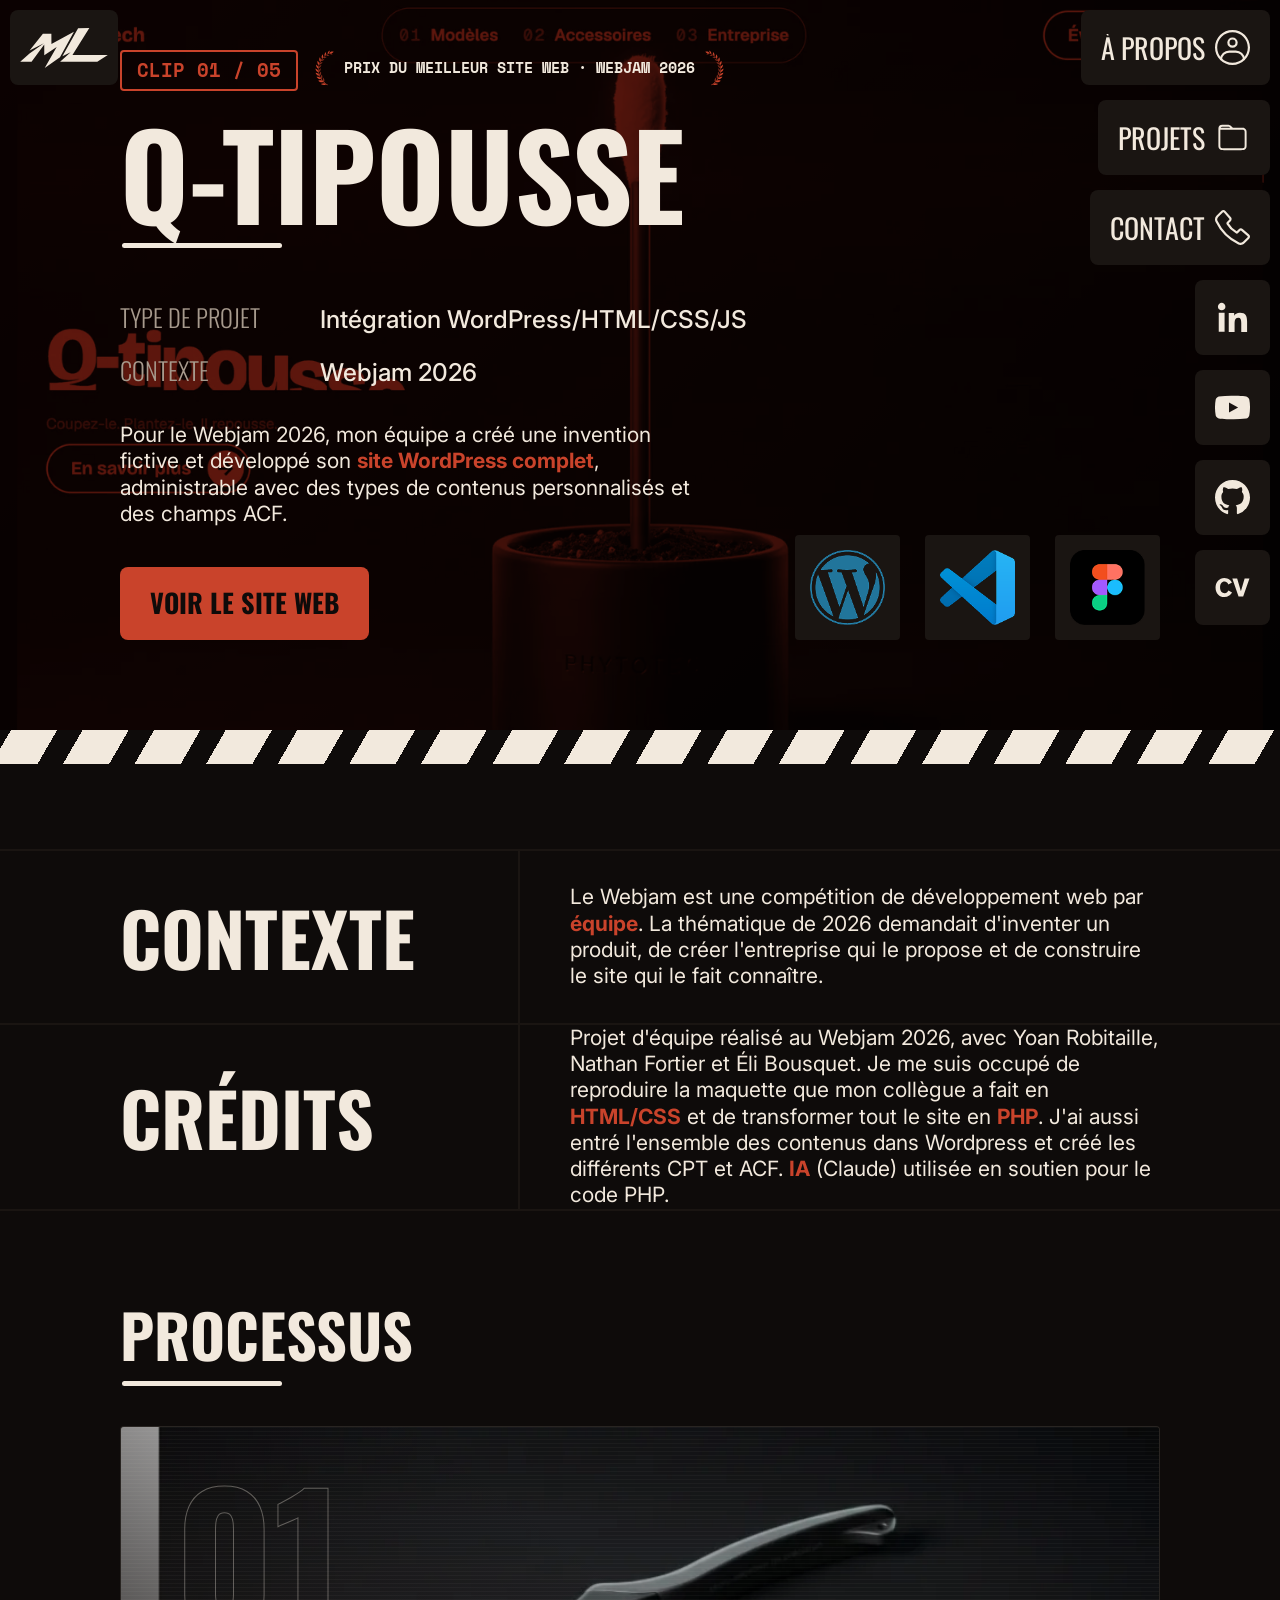
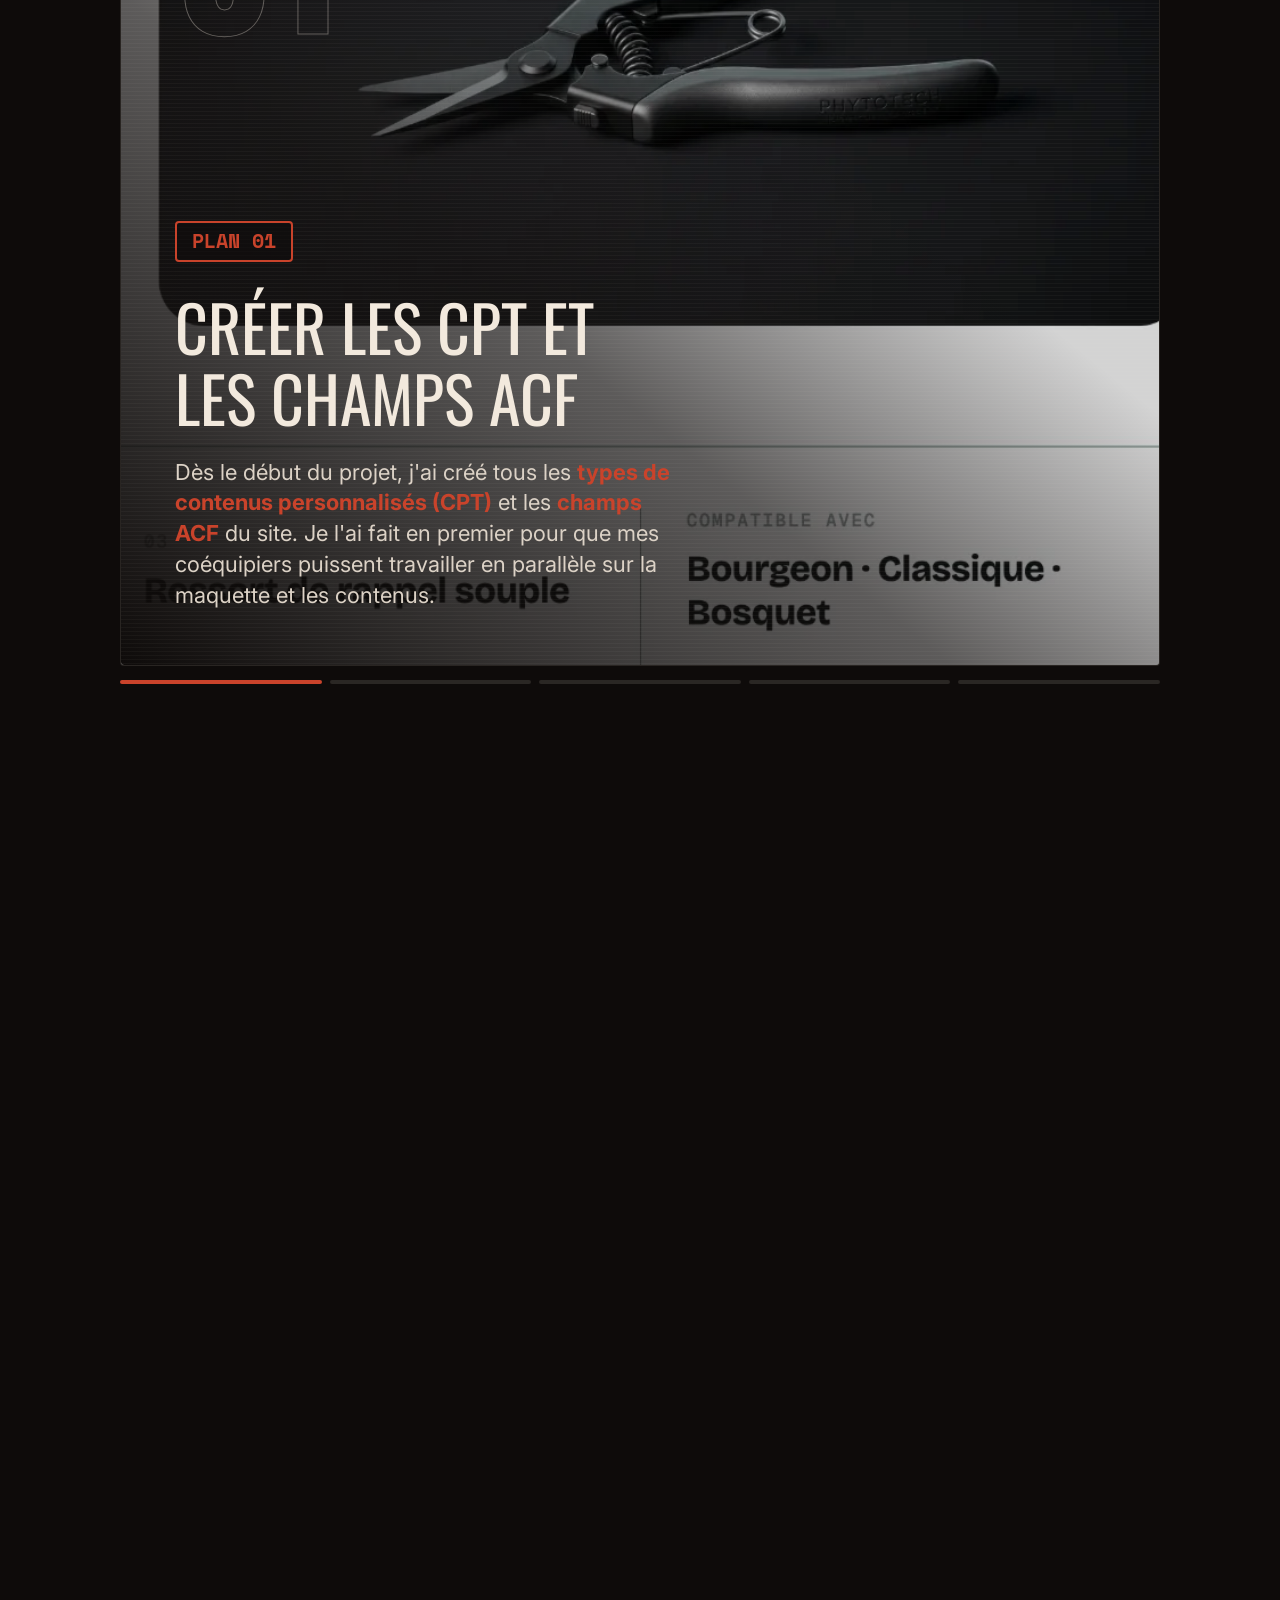
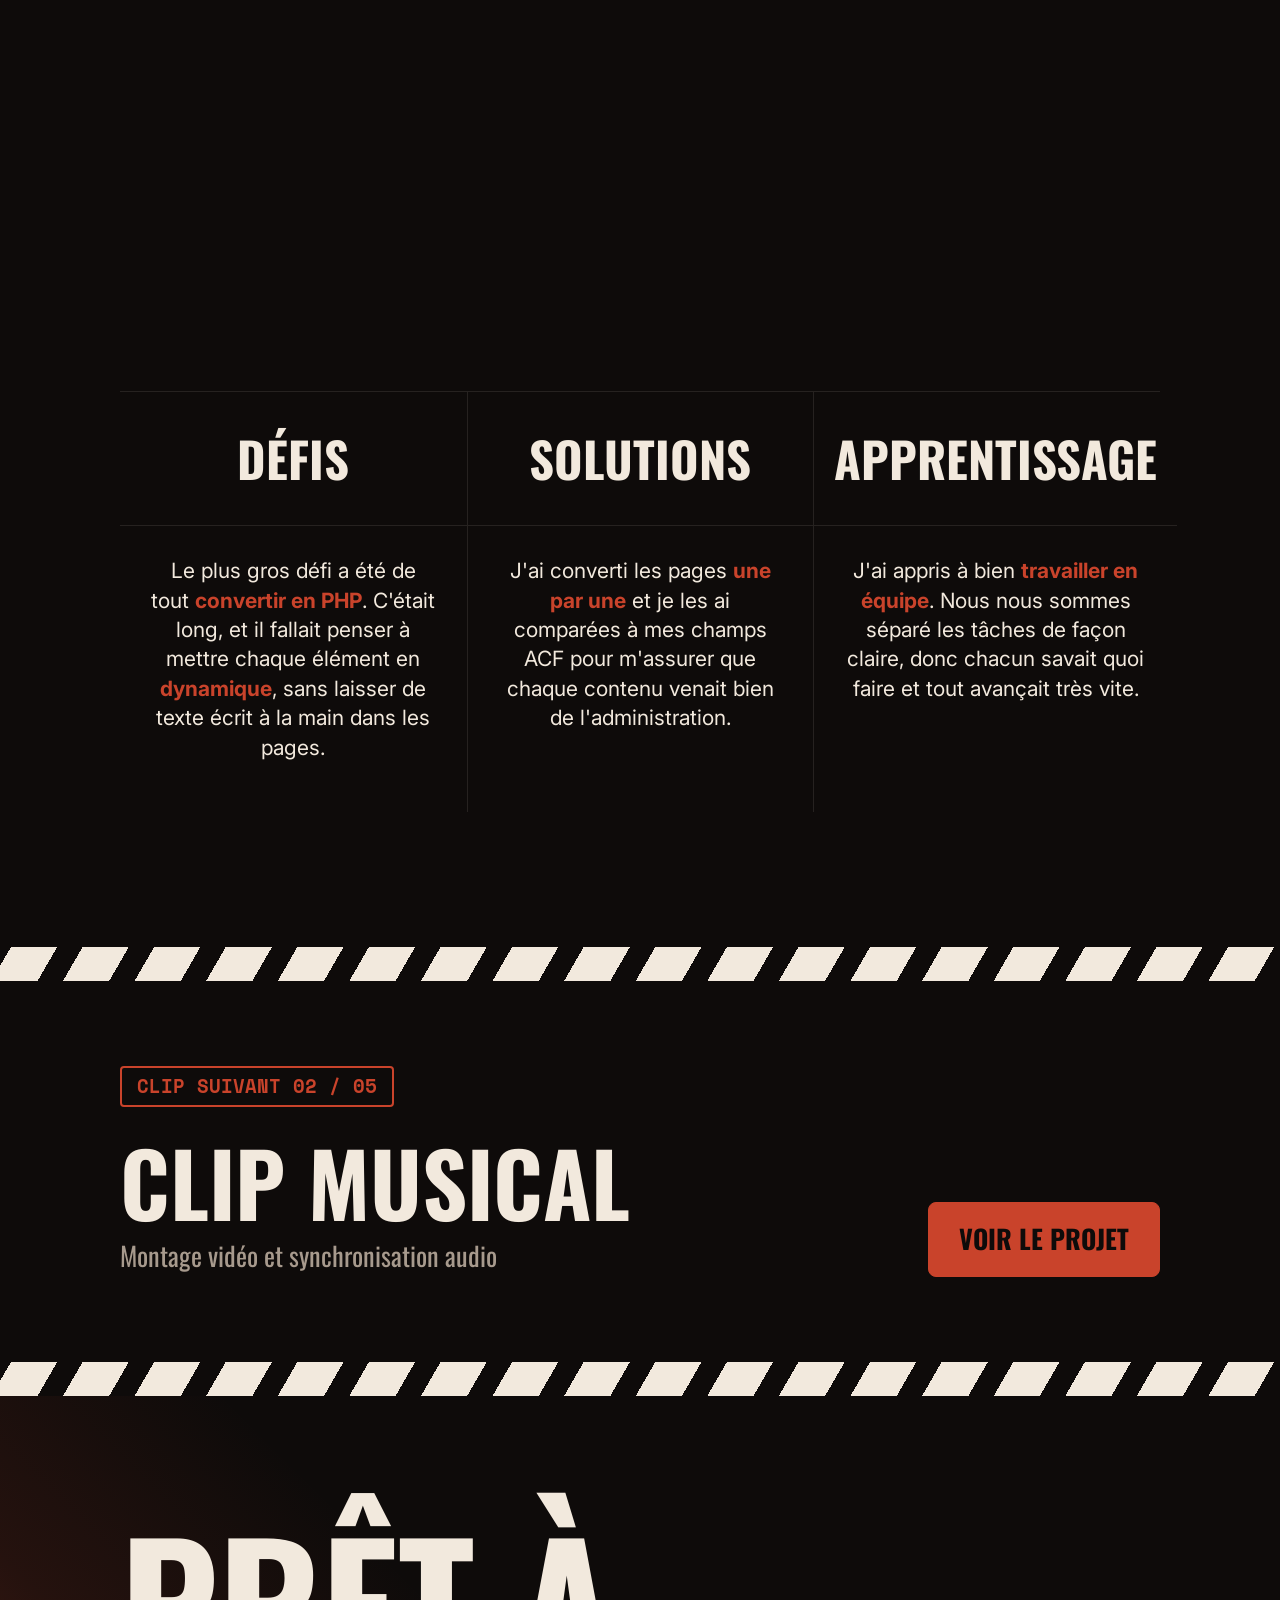
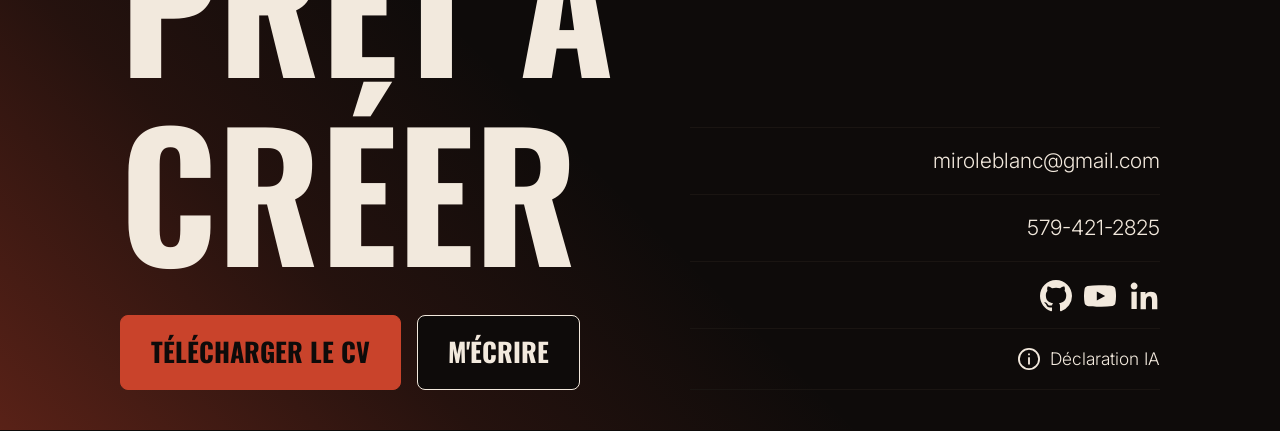
<file: fiche1.html>
<!DOCTYPE html>
<html lang="fr">

<head>
    <meta charset="utf-8" />
    <meta name="viewport" content="width=device-width, initial-scale=1.0" />
    <title>Q-tipousse — Miro Leblanc</title>
    <meta name="description" content="Q-tipousse, Webjam 2026 : site WordPress
complet d'une invention fictive, administrable avec des types de contenus personnalisés et des champs ACF." />
    <meta name="theme-color" content="#0E0B0A" />

    <link rel="icon" type="image/svg+xml" href="assets/favicon/favicon.svg" />
    <link rel="icon" type="image/png" sizes="32x32" href="assets/favicon/favicon-32.png" />
    <link rel="icon" type="image/png" sizes="256x256" href="assets/favicon/favicon-256.png" />
    <link rel="apple-touch-icon" href="assets/favicon/apple-touch-icon.png" />

    <meta property="og:type" content="website" />
    <meta property="og:locale" content="fr_CA" />
    <meta property="og:site_name" content="Miro Leblanc" />
    <meta property="og:title" content="Q-tipousse — Miro Leblanc" />
    <meta property="og:description" content="Q-tipousse, Webjam 2026 : site WordPress
complet d'une invention fictive, administrable avec des types de contenus personnalisés et des champs ACF." />
    <meta property="og:url" content="https://miroleblanc.github.io/fiche1.html" />
    <meta property="og:image" content="https://miroleblanc.github.io/assets/og/fiche1.jpg" />
    <meta property="og:image:width" content="1200" />
    <meta property="og:image:height" content="630" />
    <meta name="twitter:card" content="summary_large_image" />

    <link rel="preconnect" href="https://fonts.googleapis.com">
    <link rel="preconnect" href="https://fonts.gstatic.com" crossorigin>
    <link href="https://fonts.googleapis.com/css2?family=Inter:ital,opsz,wght@0,14..32,100..900;1,14..32,100..900&family=Oswald:wght@200..700&family=Space+Mono:ital,wght@0,400;0,700;1,400;1,700&display=swap" rel="stylesheet">

    <link rel="stylesheet" href="styles/main.css" />

    <script src="scripts/main.js" defer></script>
    <script>
        try {
            var clap = JSON.parse(sessionStorage.getItem('clap'));
            if (clap) {
                sessionStorage.removeItem('clap');
                document.documentElement.classList.add('clap-ferme');
                document.documentElement.style.setProperty('--clap-titre', JSON.stringify(clap.titre));
                document.documentElement.style.setProperty('--clap-scene', JSON.stringify(clap.scene));

                // texte de l'ardoise caché tant que les polices ne sont pas prêtes (sinon il saute de police)
                if (document.fonts) {
                    var polices = function() {
                        document.documentElement.classList.remove('clap-polices');
                    };
                    document.documentElement.classList.add('clap-polices');
                    Promise.all([
                        document.fonts.load('700 1em Oswald', clap.titre),
                        document.fonts.load('700 1em "Space Mono"', clap.scene),
                    ]).then(polices, polices);
                    setTimeout(polices, 1000);
                }
            }

            sessionStorage.setItem('visite', '1');
        } catch (e) {}
    </script>
</head>

<body data-component="Scrolly">
    <div class="curseur" data-component="Curseur" aria-hidden="true">
        <div class="curseur__rond"></div>
    </div>

    <div class="clap-transition" data-component="Transition" aria-hidden="true">
        <div class="clap-transition__haut"></div>
        <div class="clap-transition__bas">
            <div class="clap-transition__ardoise">
                <div class="clap-transition__ligne">
                    <p>Prod. Miro Leblanc</p>
                    <p>Prise 01</p>
                </div>
                <p class="clap-transition__titre"></p>
                <div class="clap-transition__ligne">
                    <p class="clap-transition__scene"></p>
                    <p>Intégration multimédia</p>
                </div>
            </div>
        </div>
    </div>

    <!-- Header -->
    <header class="header" data-component="Header">
        <nav class="nav">
            <a href="index.html" class="logo" aria-label="Miro Leblanc — accueil"><svg class="icon" aria-hidden="true">
                    <use class="logo__echo" href="#icon-logo"></use>
                    <use href="#icon-logo"></use>
                </svg></a>

            <button class="nav__toggle js-toggle" type="button" aria-label="Ouvrir le menu" aria-expanded="false" aria-controls="menu">
                <svg class="icon">
                    <use href="#icon-menu"></use>
                </svg>
            </button>

            <ul class="nav__list" id="menu">
                <li class="nav__item"><a href="index.html#about" class="nav__link"><span class="nav__label">À propos</span><svg class="icon">
                            <use href="#icon-about"></use>
                        </svg></a></li>
                <li class="nav__item"><a href="index.html#projets" class="nav__link"><span class="nav__label">Projets</span><svg class="icon">
                            <use href="#icon-projets"></use>
                        </svg></a></li>
                <li class="nav__item"><a href="index.html#contact" class="nav__link"><span class="nav__label">Contact</span><svg class="icon">
                            <use href="#icon-contact"></use>
                        </svg></a></li>
                <li class="nav__item nav__item__icon"><a href="https://www.linkedin.com/in/miro-leblanc-4770b6442" class="nav__link" target="_blank" rel="noopener"><span class="nav__label">LinkedIn</span><svg class="icon">
                            <use href="#icon-linkedin"></use>
                        </svg></a></li>
                <li class="nav__item nav__item__icon"><a href="https://www.youtube.com/@MiroLeBlanc" class="nav__link" target="_blank" rel="noopener"><span class="nav__label">YouTube</span><svg class="icon">
                            <use href="#icon-youtube"></use>
                        </svg></a></li>
                <li class="nav__item nav__item__icon"><a href="https://github.com/MiroLeBlanc" class="nav__link" target="_blank" rel="noopener"><span class="nav__label">GitHub</span><svg class="icon">
                            <use href="#icon-github"></use>
                        </svg></a></li>
                <li class="nav__item nav__item__icon"><a href="assets/cv/CV_Miro_Leblanc.pdf" class="nav__link" target="_blank" rel="noopener"><span class="nav__label">Curriculum vitae</span><svg class="icon">
                            <use href="#icon-cv"></use>
                        </svg></a></li>
            </ul>
        </nav>
    </header>

    <section class="hero">
        <div class="hero__media">
            <video src="assets/videos/projet3.mp4" poster="assets/images/affiche-projet3.webp" autoplay muted loop playsinline></video>
        </div>

        <div class="wrapper">
            <div class="gauche">
                <p class="surtitre">CLIP 01 / 05</p>
                <p class="hero__prix">
                    <svg class="icon">
                        <use href="#icon-laurier"></use>
                    </svg>
                    Prix du meilleur site web · Webjam 2026
                    <svg class="icon hero__prix-droite">
                        <use href="#icon-laurier"></use>
                    </svg>
                </p>
                <h1>Q-tipousse</h1>
                <div class="type">
                    <p>TYPE DE PROJET</p>
                    <p>Intégration WordPress/HTML/CSS/JS</p>
                </div>
                <div class="contexte">
                    <p>CONTEXTE</p>
                    <p>Webjam 2026</p>
                </div>
                <p class="intention">
                    Pour le Webjam 2026, mon équipe a créé une invention fictive et développé son <span>site WordPress complet</span>, administrable avec des types
                    de contenus personnalisés et des champs ACF.
                </p>
                <a href="https://ebousquet.dectim.ca/webjam/" class="bouton" target="_blank" rel="noopener">VOIR LE SITE WEB</a>
            </div>

            <div class="droite">
                <div class="logo"><img src="assets/images/wordpress.png" alt="WordPress" /></div>
                <div class="logo"><img src="assets/images/vscode.png" alt="Visual Studio Code" /></div>
                <div class="logo"><img src="assets/images/figma.png" alt="Figma" /></div>
            </div>
        </div>
    </section>

    <div class="clap"></div>

    <section class="infos">
        <div class="contexte">
            <div class="wrapper">
                <h2>Contexte</h2>
                <p>
                    Le Webjam est une compétition de développement web par <span>équipe</span>. La thématique de 2026 demandait d'inventer un produit, de créer
                    l'entreprise qui le propose et de construire le site qui le fait connaître.
                </p>
            </div>
        </div>
        <div class="credits">
            <div class="wrapper">
                <h2>Crédits</h2>
                <p>
                    Projet d'équipe réalisé au Webjam 2026, avec Yoan Robitaille, Nathan Fortier et Éli Bousquet. Je me suis occupé de reproduire la maquette que
                    mon collègue a fait en <span>HTML/CSS</span> et de transformer tout le site en <span>PHP</span>. J'ai aussi entré l'ensemble des contenus dans
                    Wordpress et créé les différents CPT et ACF. <span>IA</span> (Claude) utilisée en soutien pour le code PHP.
                </p>
            </div>
        </div>
    </section>

    <section class="processus" data-component="Horiz">
        <div class="wrapper">
            <h2>Processus</h2>

            <div class="plans js-horiz">
                <div class="plan1 js-panel">
                    <p class="plan">PLAN 01</p>
                    <h3>Créer les CPT et les champs ACF</h3>
                    <p>
                        Dès le début du projet, j'ai créé tous les <span>types de contenus personnalisés (CPT)</span> et les <span>champs ACF</span> du site. Je
                        l'ai fait en premier pour que mes coéquipiers puissent travailler en parallèle sur la maquette et les contenus.
                    </p>
                    <div class="media">
                        <img src="assets/images/webjam1.webp" alt="Webjam1" />
                    </div>
                </div>

                <div class="plan2 js-panel">
                    <p class="plan">PLAN 02</p>
                    <h3>Intégrer les contenus dans WordPress</h3>
                    <p>
                        Quand les contenus ont été prêts, je les ai tous intégrés dans <span>WordPress</span>. J'ai rempli les champs ACF de chaque CPT selon ce que
                        les pages demandaient.
                    </p>
                    <div class="media">
                        <img src="assets/images/webjam2.webp" alt="Webjam2" />
                    </div>
                </div>

                <div class="plan3 js-panel">
                    <p class="plan">PLAN 03</p>
                    <h3>Reproduire la maquette en HTML/CSS</h3>
                    <p>
                        J'ai ensuite reproduit la maquette en HTML et CSS, page par page. J'ai fait toutes les pages sauf l'accueil. Je les ai d'abord faites en
                        <span>statique</span> pour valider le visuel avant de brancher les données.
                    </p>
                    <div class="media">
                        <img src="assets/images/webjam3.webp" alt="Webjam3" />
                    </div>
                </div>

                <div class="plan4 js-panel">
                    <p class="plan">PLAN 04</p>
                    <h3>Rendre les pages dynamiques en PHP</h3>
                    <p>
                        J'ai converti <span>moi-même</span> toutes ces pages en PHP pour qu'elles lisent leur contenu dans les CPT et les champs ACF au lieu d'avoir
                        du texte écrit à la main.
                    </p>
                    <div class="media">
                        <img src="assets/images/webjam4.webp" alt="Webjam4" />
                    </div>
                </div>

                <div class="plan5 js-panel">
                    <p class="plan">PLAN 05</p>
                    <h3>Ajustements et finitions</h3>
                    <p>
                        Pour terminer, j'ai fait plusieurs petits ajustements : j'ai <span>corrigé</span> ce qui ne fonctionnait pas et j'ai ajouté un
                        <span>modèle 3D</span>. Cette étape a servi à peaufiner l'ensemble avant de présenter le projet.
                    </p>
                    <div class="media">
                        <img src="assets/images/webjam5.webp" alt="Webjam5" />
                    </div>
                </div>
            </div>
        </div>
    </section>

    <section class="denouement">
        <div class="wrapper">
            <div class="cards">
                <div class="card">
                    <h2>Défis</h2>
                    <p>
                        Le plus gros défi a été de tout <span>convertir en PHP</span>. C'était long, et il fallait penser à mettre chaque élément en
                        <span>dynamique</span>, sans laisser de texte écrit à la main dans les pages.
                    </p>
                </div>
                <div class="card">
                    <h2>Solutions</h2>
                    <p>
                        J'ai converti les pages <span>une par une</span> et je les ai comparées à mes champs ACF pour m'assurer que chaque contenu venait bien de
                        l'administration.
                    </p>
                </div>
                <div class="card">
                    <h2>Apprentissage</h2>
                    <p>
                        J'ai appris à bien <span>travailler en équipe</span>. Nous nous sommes séparé les tâches de façon claire, donc chacun savait quoi faire et
                        tout avançait très vite.
                    </p>
                </div>
            </div>
        </div>
    </section>

    <div class="clap"></div>
    <section class="suivant">
        <div class="wrapper">
            <div class="gauche">
                <p class="surtitre">CLIP SUIVANT 02 / 05</p>
                <h2>CLIP MUSICAL</h2>
                <p>Montage vidéo et synchronisation audio</p>
            </div>
            <div class="droite">
                <a href="fiche2.html" class="bouton">VOIR LE PROJET</a>
            </div>
        </div>
    </section>
    <div class="clap"></div>
    <!-- Footer / Contact -->
    <footer class="footer" id="contact">
        <div class="wrapper" data-scrolly="contact">
            <div class="gauche">
                <h2><span>Prêt à</span><br /><span>créer</span></h2>
                <div class="boutons">
                    <a href="assets/cv/CV_Miro_Leblanc.pdf" class="bouton bouton--plein" download>Télécharger le CV</a>
                    <a href="mailto:miroleblanc@gmail.com" class="bouton bouton--sombre">M'écrire</a>
                </div>
            </div>

            <ul class="droite">
                <li>
                    <a href="mailto:miroleblanc@gmail.com" class="courriel" data-component="CopierCourriel">miroleblanc@gmail.com</a>
                </li>
                <li>
                    <a href="tel:+15794212825">579-421-2825</a>
                </li>
                <li class="reseaux">
                    <a href="https://github.com/MiroLeBlanc" target="_blank" rel="noopener" aria-label="GitHub">
                        <svg class="icon">
                            <use href="#icon-github"></use>
                        </svg>
                    </a>
                    <a href="https://www.youtube.com/@MiroLeBlanc" target="_blank" rel="noopener" aria-label="YouTube">
                        <svg class="icon">
                            <use href="#icon-youtube"></use>
                        </svg>
                    </a>
                    <a href="https://www.linkedin.com/in/miro-leblanc-4770b6442" target="_blank" rel="noopener" aria-label="LinkedIn">
                        <svg class="icon">
                            <use href="#icon-linkedin"></use>
                        </svg>
                    </a>
                </li>
                <li>
                    <a href="declaration-ia.html" class="mentionia">
                        <svg class="icon">
                            <use href="#icon-ia"></use>
                        </svg>
                        Déclaration IA
                        <span class="mentionia__rouge" aria-hidden="true">
                            <svg class="icon">
                                <use href="#icon-ia"></use>
                            </svg>
                            Déclaration IA
                        </span>
                    </a>
                </li>
            </ul>
        </div>
    </footer>

</body>

</html>
</file>
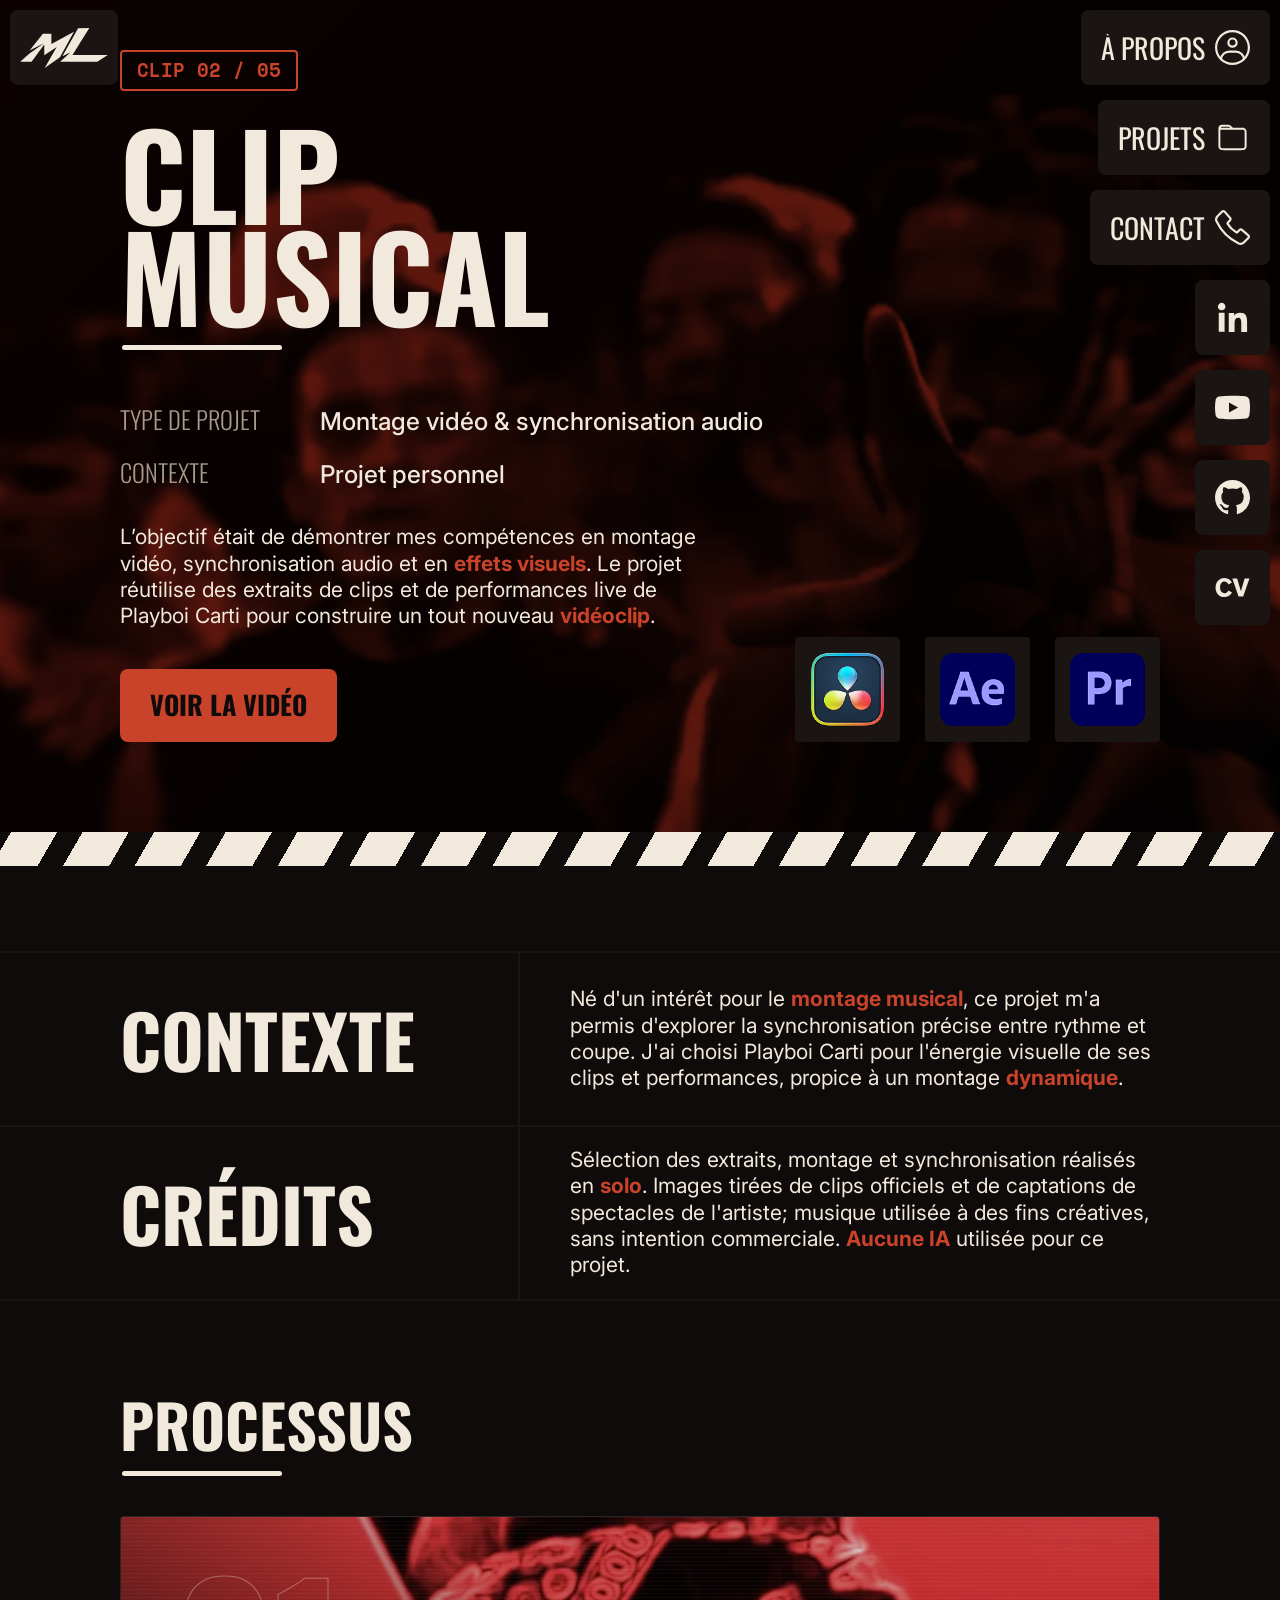
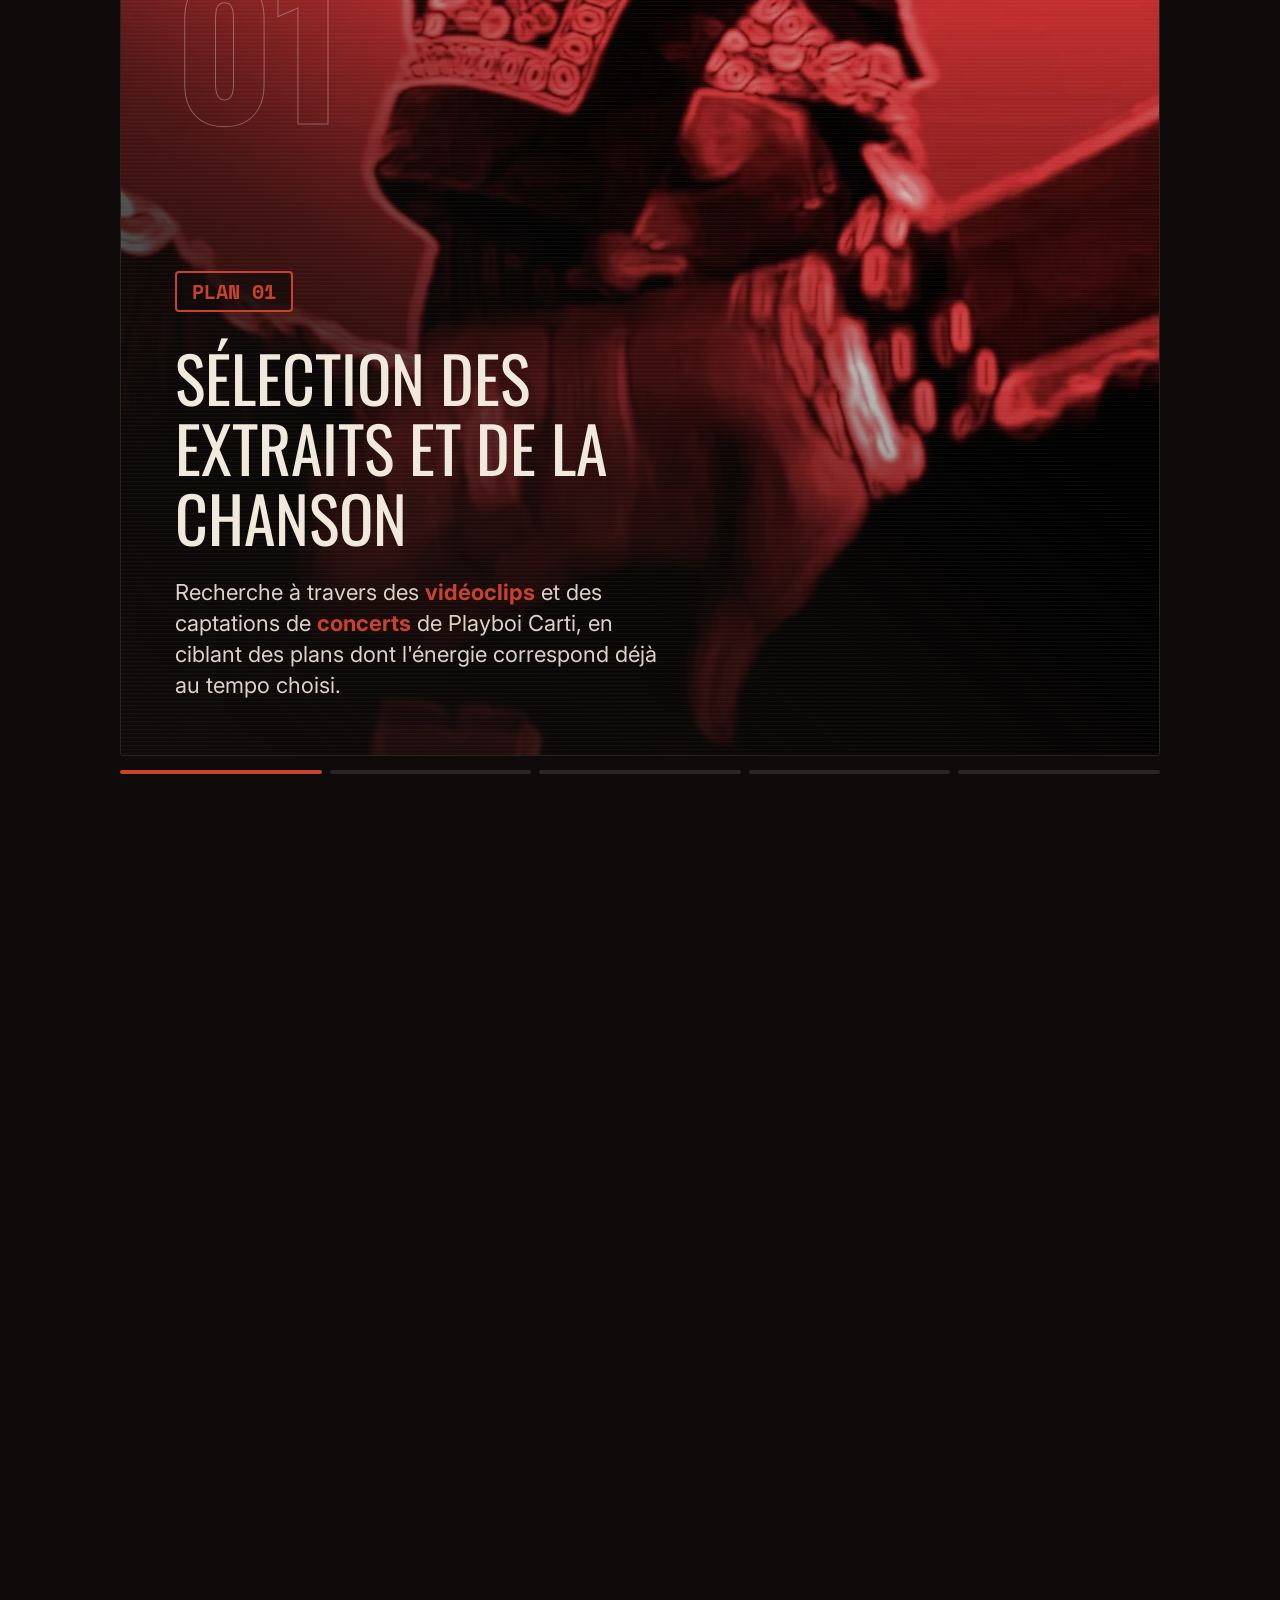
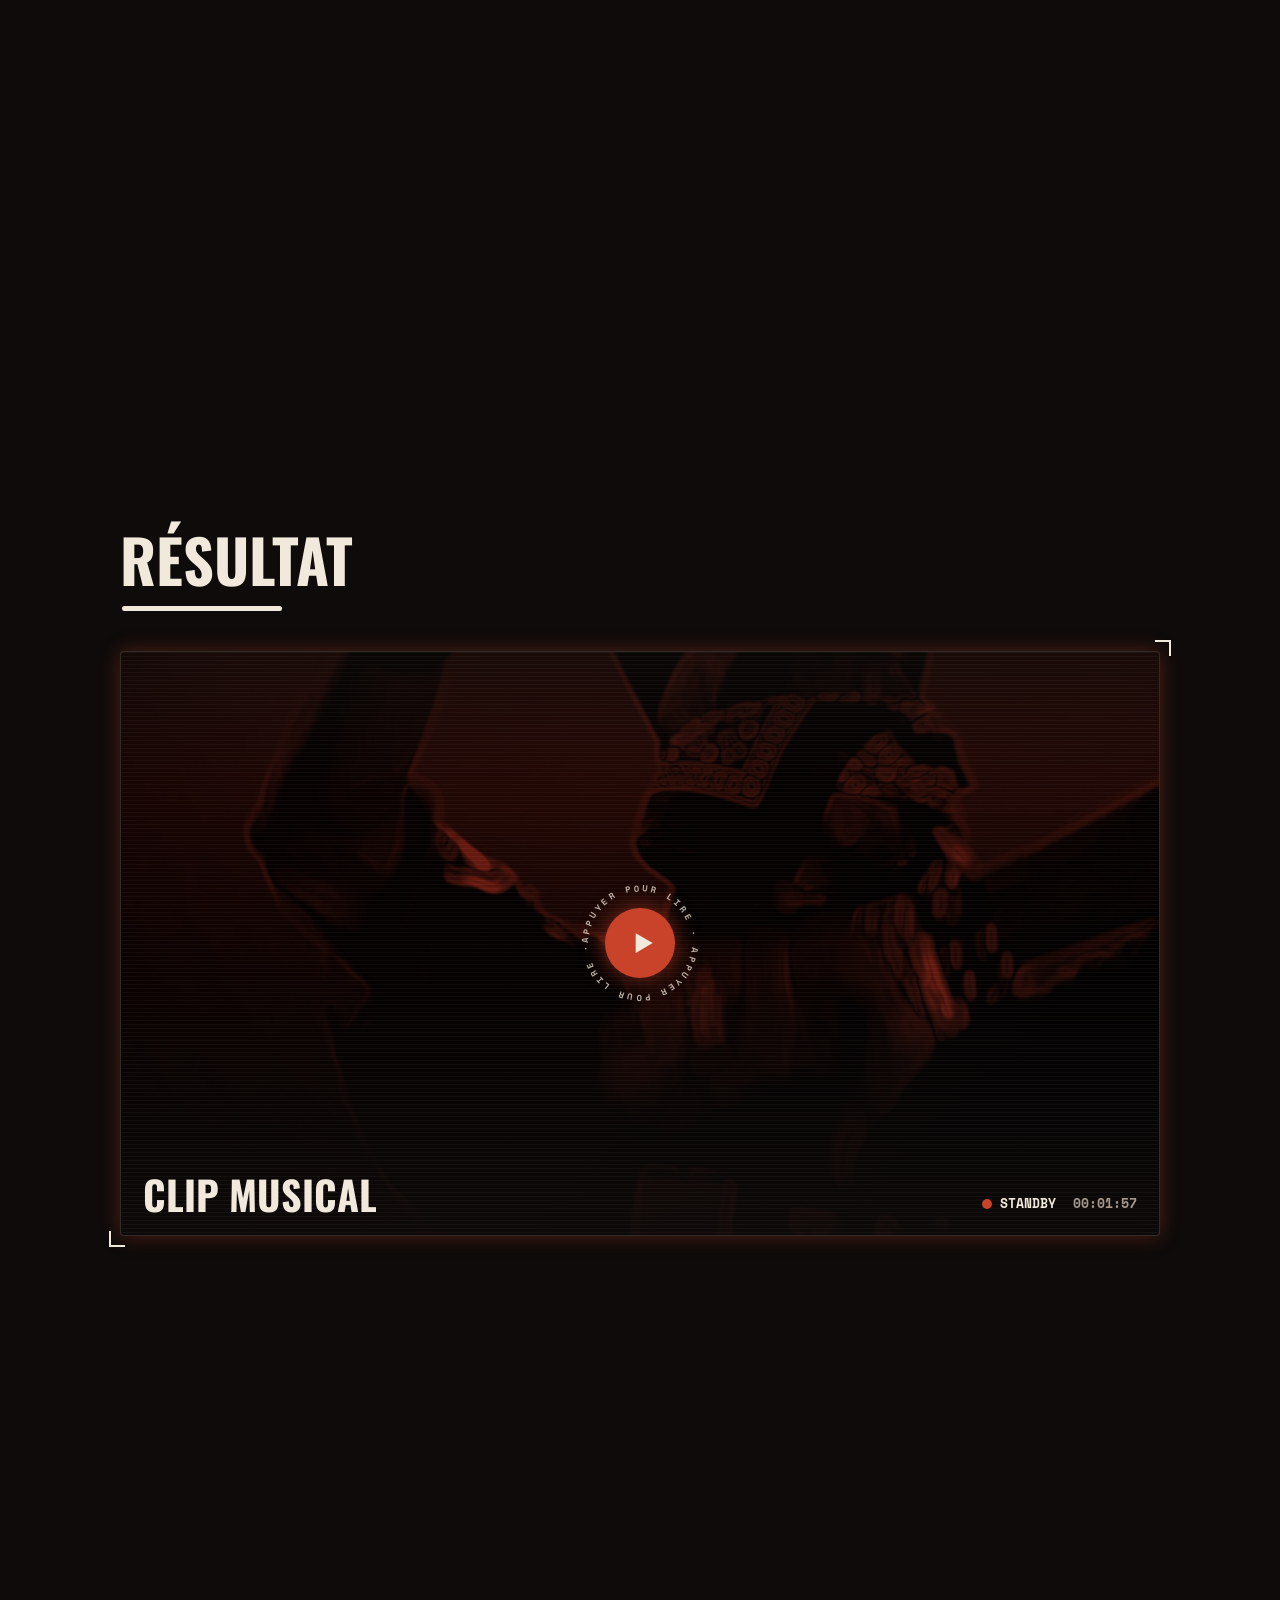
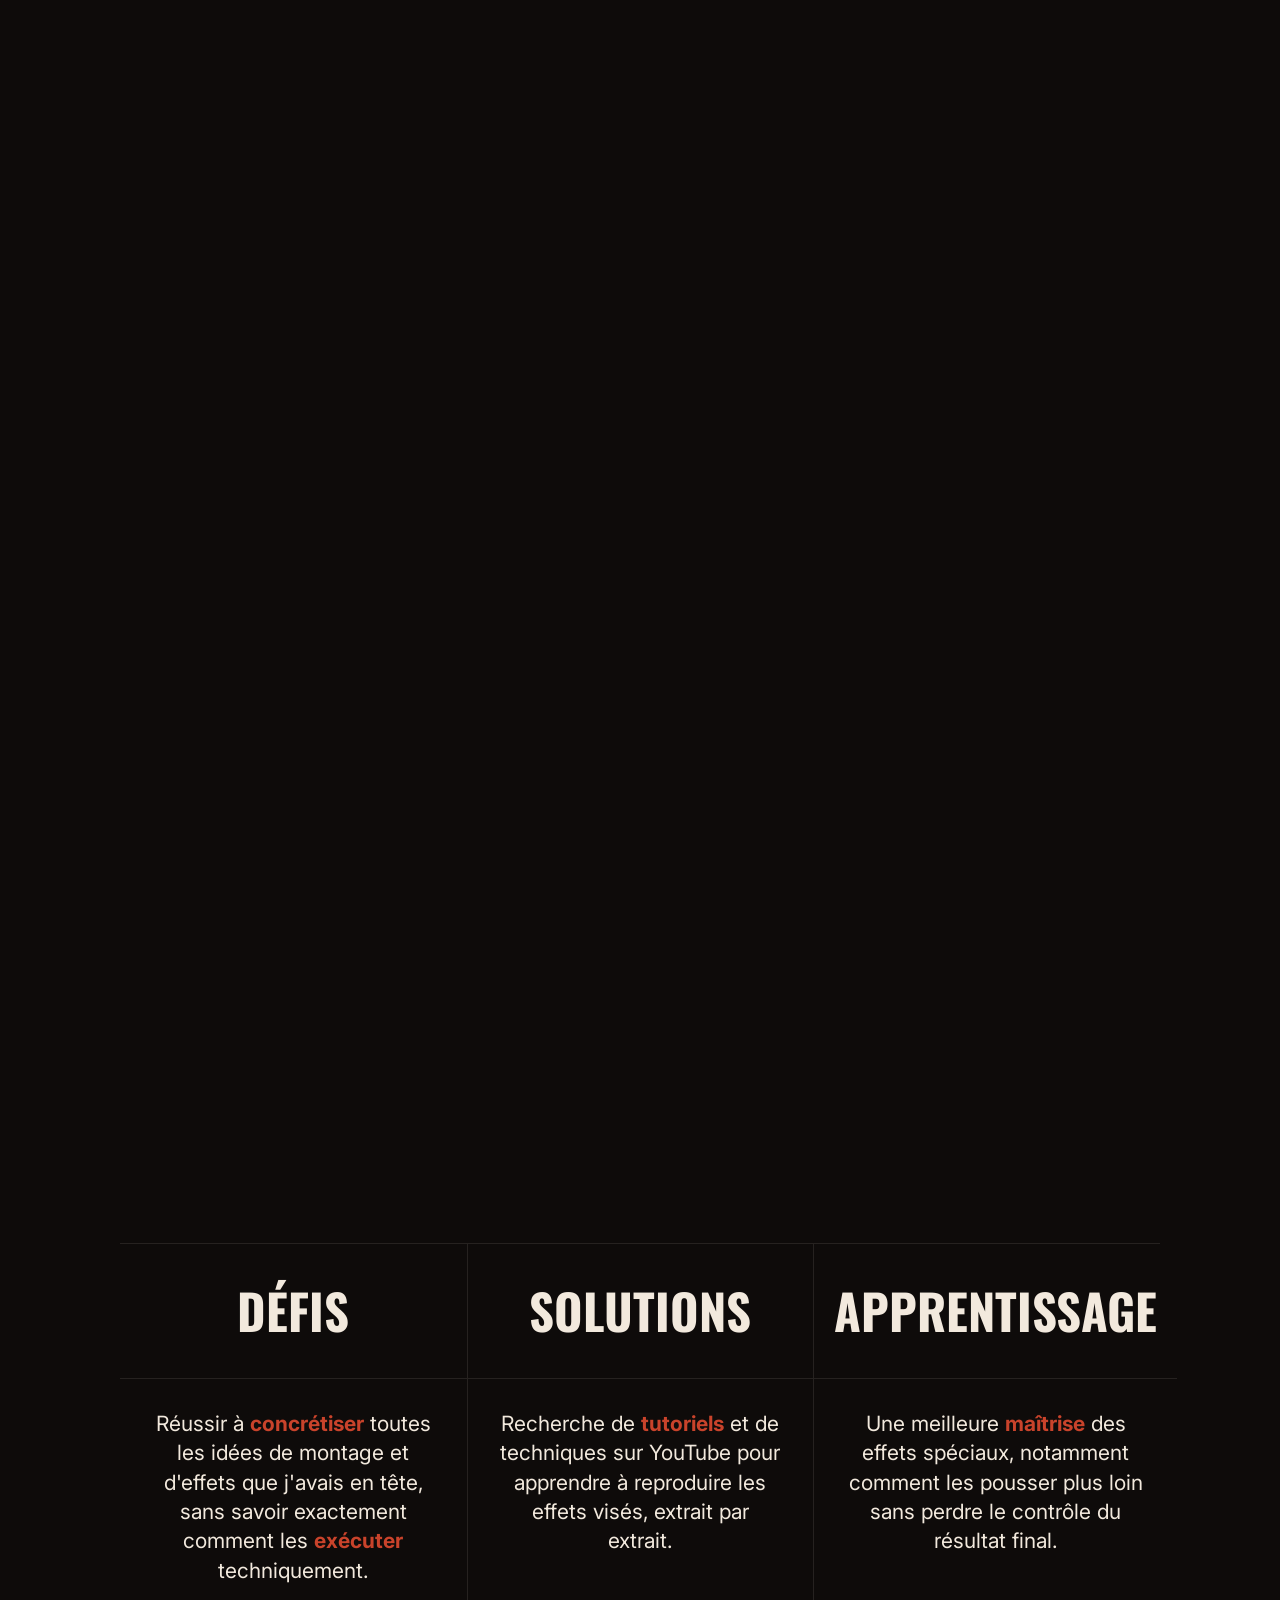
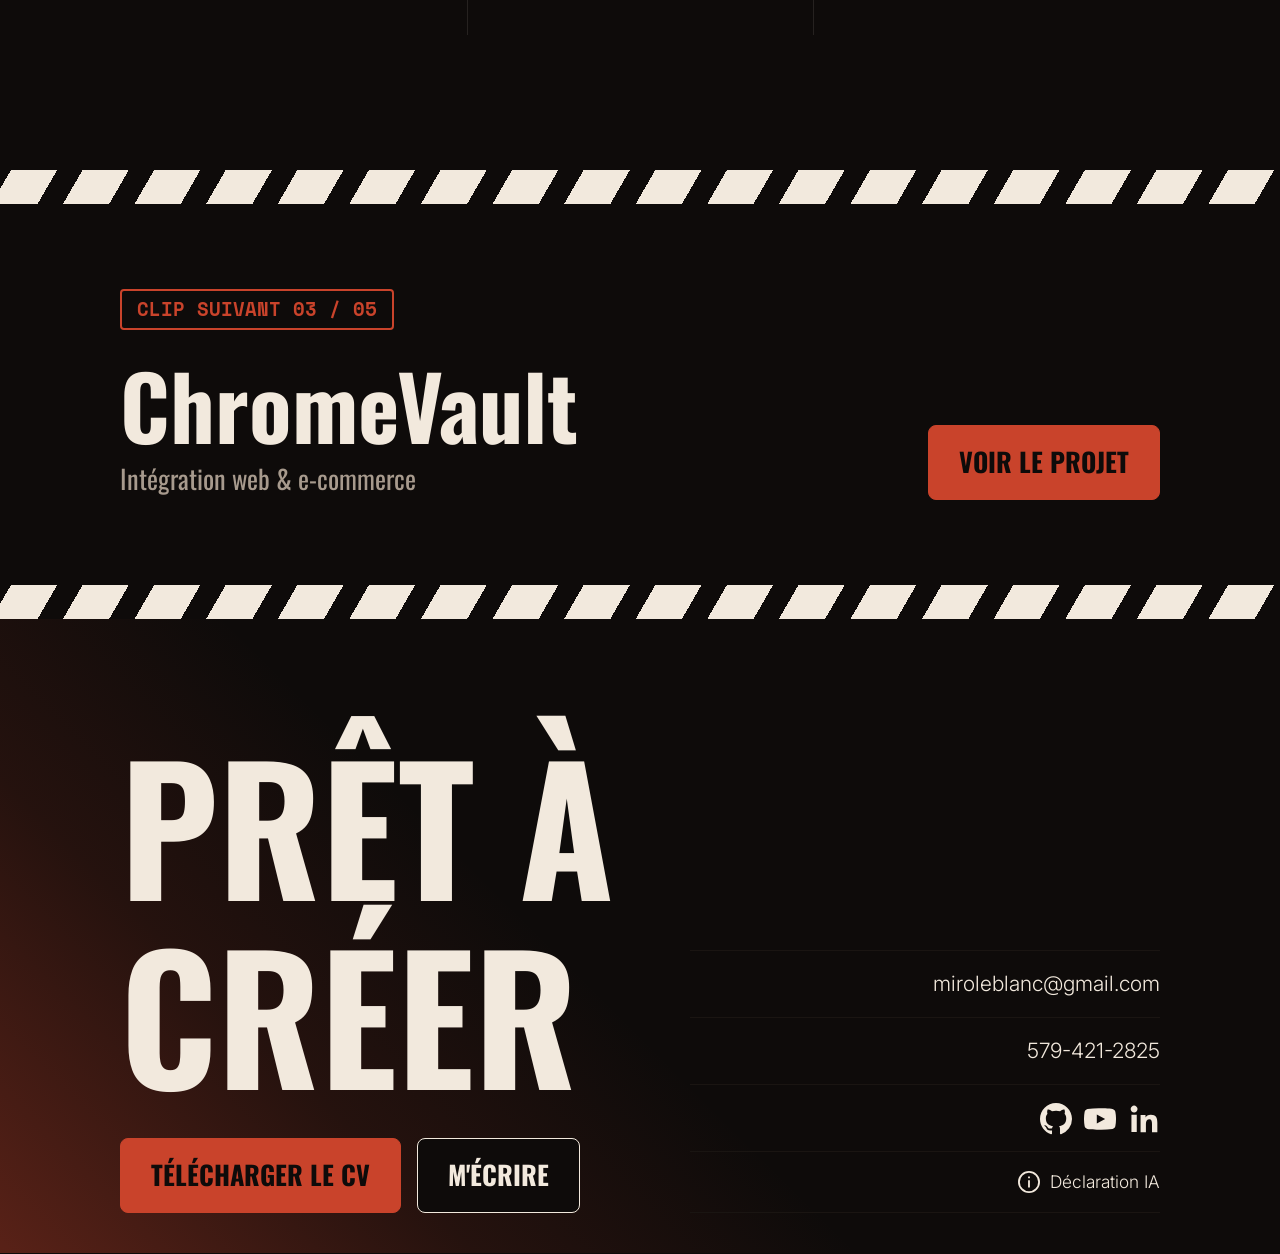
<file: fiche2.html>
<!DOCTYPE html>
<html lang="fr">

<head>
    <meta charset="utf-8" />
    <meta name="viewport" content="width=device-width, initial-scale=1.0" />
    <title>Clip musical — Miro Leblanc</title>
    <meta name="description" content="Clip musical : extraits de clips et de
performances live de Playboi Carti remontés en un nouveau vidéoclip. Montage, synchronisation audio et effets visuels." />
    <meta name="theme-color" content="#0E0B0A" />

    <link rel="icon" type="image/svg+xml" href="assets/favicon/favicon.svg" />
    <link rel="icon" type="image/png" sizes="32x32" href="assets/favicon/favicon-32.png" />
    <link rel="icon" type="image/png" sizes="256x256" href="assets/favicon/favicon-256.png" />
    <link rel="apple-touch-icon" href="assets/favicon/apple-touch-icon.png" />

    <meta property="og:type" content="website" />
    <meta property="og:locale" content="fr_CA" />
    <meta property="og:site_name" content="Miro Leblanc" />
    <meta property="og:title" content="Clip musical — Miro Leblanc" />
    <meta property="og:description" content="Clip musical : extraits de clips et de
performances live de Playboi Carti remontés en un nouveau vidéoclip. Montage, synchronisation audio et effets visuels." />
    <meta property="og:url" content="https://miroleblanc.github.io/fiche2.html" />
    <meta property="og:image" content="https://miroleblanc.github.io/assets/og/fiche2.jpg" />
    <meta property="og:image:width" content="1200" />
    <meta property="og:image:height" content="630" />
    <meta name="twitter:card" content="summary_large_image" />

    <link rel="preconnect" href="https://fonts.googleapis.com">
    <link rel="preconnect" href="https://fonts.gstatic.com" crossorigin>
    <link href="https://fonts.googleapis.com/css2?family=Inter:ital,opsz,wght@0,14..32,100..900;1,14..32,100..900&family=Oswald:wght@200..700&family=Space+Mono:ital,wght@0,400;0,700;1,400;1,700&display=swap" rel="stylesheet">

    <link rel="stylesheet" href="styles/main.css" />

    <script src="scripts/main.js" defer></script>
    <script>
        try {
            var clap = JSON.parse(sessionStorage.getItem('clap'));
            if (clap) {
                sessionStorage.removeItem('clap');
                document.documentElement.classList.add('clap-ferme');
                document.documentElement.style.setProperty('--clap-titre', JSON.stringify(clap.titre));
                document.documentElement.style.setProperty('--clap-scene', JSON.stringify(clap.scene));

                // texte de l'ardoise caché tant que les polices ne sont pas prêtes (sinon il saute de police)
                if (document.fonts) {
                    var polices = function() {
                        document.documentElement.classList.remove('clap-polices');
                    };
                    document.documentElement.classList.add('clap-polices');
                    Promise.all([
                        document.fonts.load('700 1em Oswald', clap.titre),
                        document.fonts.load('700 1em "Space Mono"', clap.scene),
                    ]).then(polices, polices);
                    setTimeout(polices, 1000);
                }
            }

            sessionStorage.setItem('visite', '1');
        } catch (e) {}
    </script>
</head>

<body data-component="Scrolly">
    <div class="curseur" data-component="Curseur" aria-hidden="true">
        <div class="curseur__rond"></div>
    </div>

    <div class="clap-transition" data-component="Transition" aria-hidden="true">
        <div class="clap-transition__haut"></div>
        <div class="clap-transition__bas">
            <div class="clap-transition__ardoise">
                <div class="clap-transition__ligne">
                    <p>Prod. Miro Leblanc</p>
                    <p>Prise 01</p>
                </div>
                <p class="clap-transition__titre"></p>
                <div class="clap-transition__ligne">
                    <p class="clap-transition__scene"></p>
                    <p>Intégration multimédia</p>
                </div>
            </div>
        </div>
    </div>

    <!-- Header -->
    <header class="header" data-component="Header">
        <nav class="nav">
            <a href="index.html" class="logo" aria-label="Miro Leblanc — accueil"><svg class="icon" aria-hidden="true">
                    <use class="logo__echo" href="#icon-logo"></use>
                    <use href="#icon-logo"></use>
                </svg></a>

            <button class="nav__toggle js-toggle" type="button" aria-label="Ouvrir le menu" aria-expanded="false" aria-controls="menu">
                <svg class="icon">
                    <use href="#icon-menu"></use>
                </svg>
            </button>

            <ul class="nav__list" id="menu">
                <li class="nav__item"><a href="index.html#about" class="nav__link"><span class="nav__label">À propos</span><svg class="icon">
                            <use href="#icon-about"></use>
                        </svg></a></li>
                <li class="nav__item"><a href="index.html#projets" class="nav__link"><span class="nav__label">Projets</span><svg class="icon">
                            <use href="#icon-projets"></use>
                        </svg></a></li>
                <li class="nav__item"><a href="index.html#contact" class="nav__link"><span class="nav__label">Contact</span><svg class="icon">
                            <use href="#icon-contact"></use>
                        </svg></a></li>
                <li class="nav__item nav__item__icon"><a href="https://www.linkedin.com/in/miro-leblanc-4770b6442" class="nav__link" target="_blank" rel="noopener"><span class="nav__label">LinkedIn</span><svg class="icon">
                            <use href="#icon-linkedin"></use>
                        </svg></a></li>
                <li class="nav__item nav__item__icon"><a href="https://www.youtube.com/@MiroLeBlanc" class="nav__link" target="_blank" rel="noopener"><span class="nav__label">YouTube</span><svg class="icon">
                            <use href="#icon-youtube"></use>
                        </svg></a></li>
                <li class="nav__item nav__item__icon"><a href="https://github.com/MiroLeBlanc" class="nav__link" target="_blank" rel="noopener"><span class="nav__label">GitHub</span><svg class="icon">
                            <use href="#icon-github"></use>
                        </svg></a></li>
                <li class="nav__item nav__item__icon"><a href="assets/cv/CV_Miro_Leblanc.pdf" class="nav__link" target="_blank" rel="noopener"><span class="nav__label">Curriculum vitae</span><svg class="icon">
                            <use href="#icon-cv"></use>
                        </svg></a></li>
            </ul>
        </nav>
    </header>

    <section class="hero">
        <div class="hero__media">
            <video src="assets/videos/projet2.mp4" poster="assets/images/affiche-projet2.webp" autoplay muted loop playsinline></video>
        </div>

        <div class="wrapper">
            <div class="gauche">
                <p class="surtitre">CLIP 02 / 05</p>
                <h1>
                    Clip
                    <br />
                    Musical
                </h1>
                <div class="type">
                    <p>TYPE DE PROJET</p>
                    <p>Montage vidéo & synchronisation audio</p>
                </div>
                <div class="contexte">
                    <p>CONTEXTE</p>
                    <p>Projet personnel</p>
                </div>
                <p class="intention">
                    L’objectif était de démontrer mes compétences en montage vidéo, synchronisation audio et en <span>effets visuels</span>. Le projet réutilise des
                    extraits de clips et de performances live de Playboi Carti pour construire un tout nouveau <span>vidéoclip</span>.
                </p>
                <a href="#video" class="bouton">VOIR LA VIDÉO</a>
            </div>

            <div class="droite">
                <div class="logo"><img src="assets/images/davinci.png" alt="DaVinci Resolve" /></div>
                <div class="logo"><img src="assets/images/after.png" alt="After Effects" /></div>
                <div class="logo"><img src="assets/images/premier.png" alt="Premiere Pro" /></div>
            </div>
        </div>
    </section>

    <div class="clap"></div>

    <section class="infos">
        <div class="contexte">
            <div class="wrapper">
                <h2>Contexte</h2>
                <p>
                    Né d'un intérêt pour le <span>montage musical</span>, ce projet m'a permis d'explorer la synchronisation précise entre rythme et coupe. J'ai
                    choisi Playboi Carti pour l'énergie visuelle de ses clips et performances, propice à un montage <span>dynamique</span>.
                </p>
            </div>
        </div>
        <div class="credits">
            <div class="wrapper">
                <h2>Crédits</h2>
                <p>
                    Sélection des extraits, montage et synchronisation réalisés en <span>solo</span>. Images tirées de clips officiels et de captations de
                    spectacles de l'artiste; musique utilisée à des fins créatives, sans intention commerciale. <span>Aucune IA</span> utilisée pour ce projet.
                </p>
            </div>
        </div>
    </section>

    <section class="processus" data-component="Horiz">
        <div class="wrapper">
            <h2>Processus</h2>

            <div class="plans js-horiz">
                <div class="plan1 js-panel">
                    <p class="plan">PLAN 01</p>
                    <h3>Sélection des extraits et de la chanson</h3>
                    <p>
                        Recherche à travers des <span>vidéoclips</span> et des captations de <span>concerts</span> de Playboi Carti, en ciblant des plans dont
                        l'énergie correspond déjà au tempo choisi.
                    </p>

                    <div class="media">
                        <img src="assets/images/projet2.6.webp" alt="" />
                    </div>
                </div>

                <div class="plan2 js-panel">
                    <p class="plan">PLAN 02</p>
                    <h3>Synchronisation des images avec la musique</h3>
                    <p>
                        Montage des extraits dans <span>Premiere Pro</span>, en ajustant la durée et le point de coupe de chaque plan pour qu'il tombe exactement
                        sur les temps forts de la chanson et pour que cela donne l'impression que le chanteur chante sur cette chanson.
                    </p>
                    <div class="media">
                        <img src="assets/images/projet2.1.webp" alt="" />
                    </div>
                </div>

                <div class="plan3 js-panel">
                    <p class="plan">PLAN 03</p>
                    <h3>Ajout d'effets visuels</h3>
                    <p>
                        Passage dans After Effects pour <span>uniformiser</span> des extraits filmés dans des conditions très différentes. Corrections de couleur,
                        transitions et ajout d'éléments graphiques pour que l'ensemble ait une <span>cohérence visuelle</span>.
                    </p>
                    <div class="media">
                        <img src="assets/images/projet2.webp" alt="" />
                    </div>
                </div>

                <div class="plan4 js-panel">
                    <p class="plan">PLAN 04</p>
                    <h3>Effets spéciaux avancés</h3>
                    <p>
                        Ajout d'effets plus techniques dans DaVinci Resolve, notamment du <span>tracking</span> pour suivre des éléments en mouvement dans certains
                        plans et y superposer des <span>effets additionnels</span>, utilisés sur les séquences les plus intenses du clip pour marquer les moments
                        forts.
                    </p>
                    <div class="media">
                        <img src="assets/images/projet2.3.webp" alt="" />
                    </div>
                </div>

                <div class="plan5 js-panel">
                    <p class="plan">PLAN 05</p>
                    <h3>Finalisation du projet</h3>
                    <p>
                        Révision du montage dans son ensemble, section par section, pour repérer les coupes qui manquaient de précision ou les effets qui ne
                        correspondaient pas à l'intensité du moment, avec <span>ajustements</span> de timing et de durée jusqu'à l'obtention d'un résultat cohérent
                        du début à la fin.
                    </p>
                    <div class="media">
                        <img src="assets/images/projet2.2.webp" alt="" />
                    </div>
                </div>
            </div>
        </div>
    </section>

    <div class="titre_video" id="video">
        <div class="wrapper">
            <h2>Résultat</h2>
        </div>
    </div>

    <section class="video_fiche" data-component="PleinEcran">
        <div class="wrapper">
            <div class="video" data-component="YouTube" data-video-id="7UGv00uDq4w">
                <div class="js-video"></div>
                <button class="video__lancer js-lancer" type="button" aria-label="Lire la vidéo : Clip musical (1 minute 57)">
                    <img class="video__miniature" src="assets/images/miniature-clip-musical.webp" alt="" loading="lazy" decoding="async" />
                    <span class="video__haut">
                        <span class="video__etat">Standby</span>
                        <span class="video__duree">00:01:57</span>
                    </span>
                    <span class="video__play" aria-hidden="true">
                        <svg class="video__anneau" viewBox="0 0 120 120">
                            <defs>
                                <path id="anneau-video" d="M60 60m-50 0a50 50 0 1 1 100 0a50 50 0 1 1-100 0" />
                            </defs>
                            <text>
                                <textPath href="#anneau-video" textLength="312" lengthAdjust="spacing">Appuyer pour lire · Appuyer pour lire ·</textPath>
                            </text>
                        </svg>
                        <span class="video__disque"><span class="video__triangle"></span></span>
                    </span>
                    <span class="video__titre">Clip musical</span>
                </button>
            </div>
        </div>
    </section>

    <section class="denouement">
        <div class="wrapper">
            <div class="cards">
                <div class="card">
                    <h2>Défis</h2>
                    <p>
                        Réussir à <span>concrétiser</span> toutes les idées de montage et d'effets que j'avais en tête, sans savoir exactement comment les
                        <span>exécuter</span>
                        techniquement.
                    </p>
                </div>
                <div class="card">
                    <h2>Solutions</h2>
                    <p>Recherche de <span>tutoriels</span> et de techniques sur YouTube pour apprendre à reproduire les effets visés, extrait par extrait.</p>
                </div>
                <div class="card">
                    <h2>Apprentissage</h2>
                    <p>
                        Une meilleure <span>maîtrise</span> des effets spéciaux, notamment comment les pousser plus loin sans perdre le contrôle du résultat final.
                    </p>
                </div>
            </div>
        </div>
    </section>

    <div class="clap"></div>
    <section class="suivant">
        <div class="wrapper">
            <div class="gauche">
                <p class="surtitre">CLIP SUIVANT 03 / 05</p>
                <h2>ChromeVault</h2>
                <p>Intégration web & e-commerce</p>
            </div>
            <div class="droite">
                <a href="fiche3.html" class="bouton">VOIR LE PROJET</a>
            </div>
        </div>
    </section>
    <div class="clap"></div>
    <!-- Footer / Contact -->
    <footer class="footer" id="contact">
        <div class="wrapper" data-scrolly="contact">
            <div class="gauche">
                <h2><span>Prêt à</span><br /><span>créer</span></h2>
                <div class="boutons">
                    <a href="assets/cv/CV_Miro_Leblanc.pdf" class="bouton bouton--plein" download>Télécharger le CV</a>
                    <a href="mailto:miroleblanc@gmail.com" class="bouton bouton--sombre">M'écrire</a>
                </div>
            </div>

            <ul class="droite">
                <li>
                    <a href="mailto:miroleblanc@gmail.com" class="courriel" data-component="CopierCourriel">miroleblanc@gmail.com</a>
                </li>
                <li>
                    <a href="tel:+15794212825">579-421-2825</a>
                </li>
                <li class="reseaux">
                    <a href="https://github.com/MiroLeBlanc" target="_blank" rel="noopener" aria-label="GitHub">
                        <svg class="icon">
                            <use href="#icon-github"></use>
                        </svg>
                    </a>
                    <a href="https://www.youtube.com/@MiroLeBlanc" target="_blank" rel="noopener" aria-label="YouTube">
                        <svg class="icon">
                            <use href="#icon-youtube"></use>
                        </svg>
                    </a>
                    <a href="https://www.linkedin.com/in/miro-leblanc-4770b6442" target="_blank" rel="noopener" aria-label="LinkedIn">
                        <svg class="icon">
                            <use href="#icon-linkedin"></use>
                        </svg>
                    </a>
                </li>
                <li>
                    <a href="declaration-ia.html" class="mentionia">
                        <svg class="icon">
                            <use href="#icon-ia"></use>
                        </svg>
                        Déclaration IA
                        <span class="mentionia__rouge" aria-hidden="true">
                            <svg class="icon">
                                <use href="#icon-ia"></use>
                            </svg>
                            Déclaration IA
                        </span>
                    </a>
                </li>
            </ul>
        </div>
    </footer>

</body>

</html>
</file>
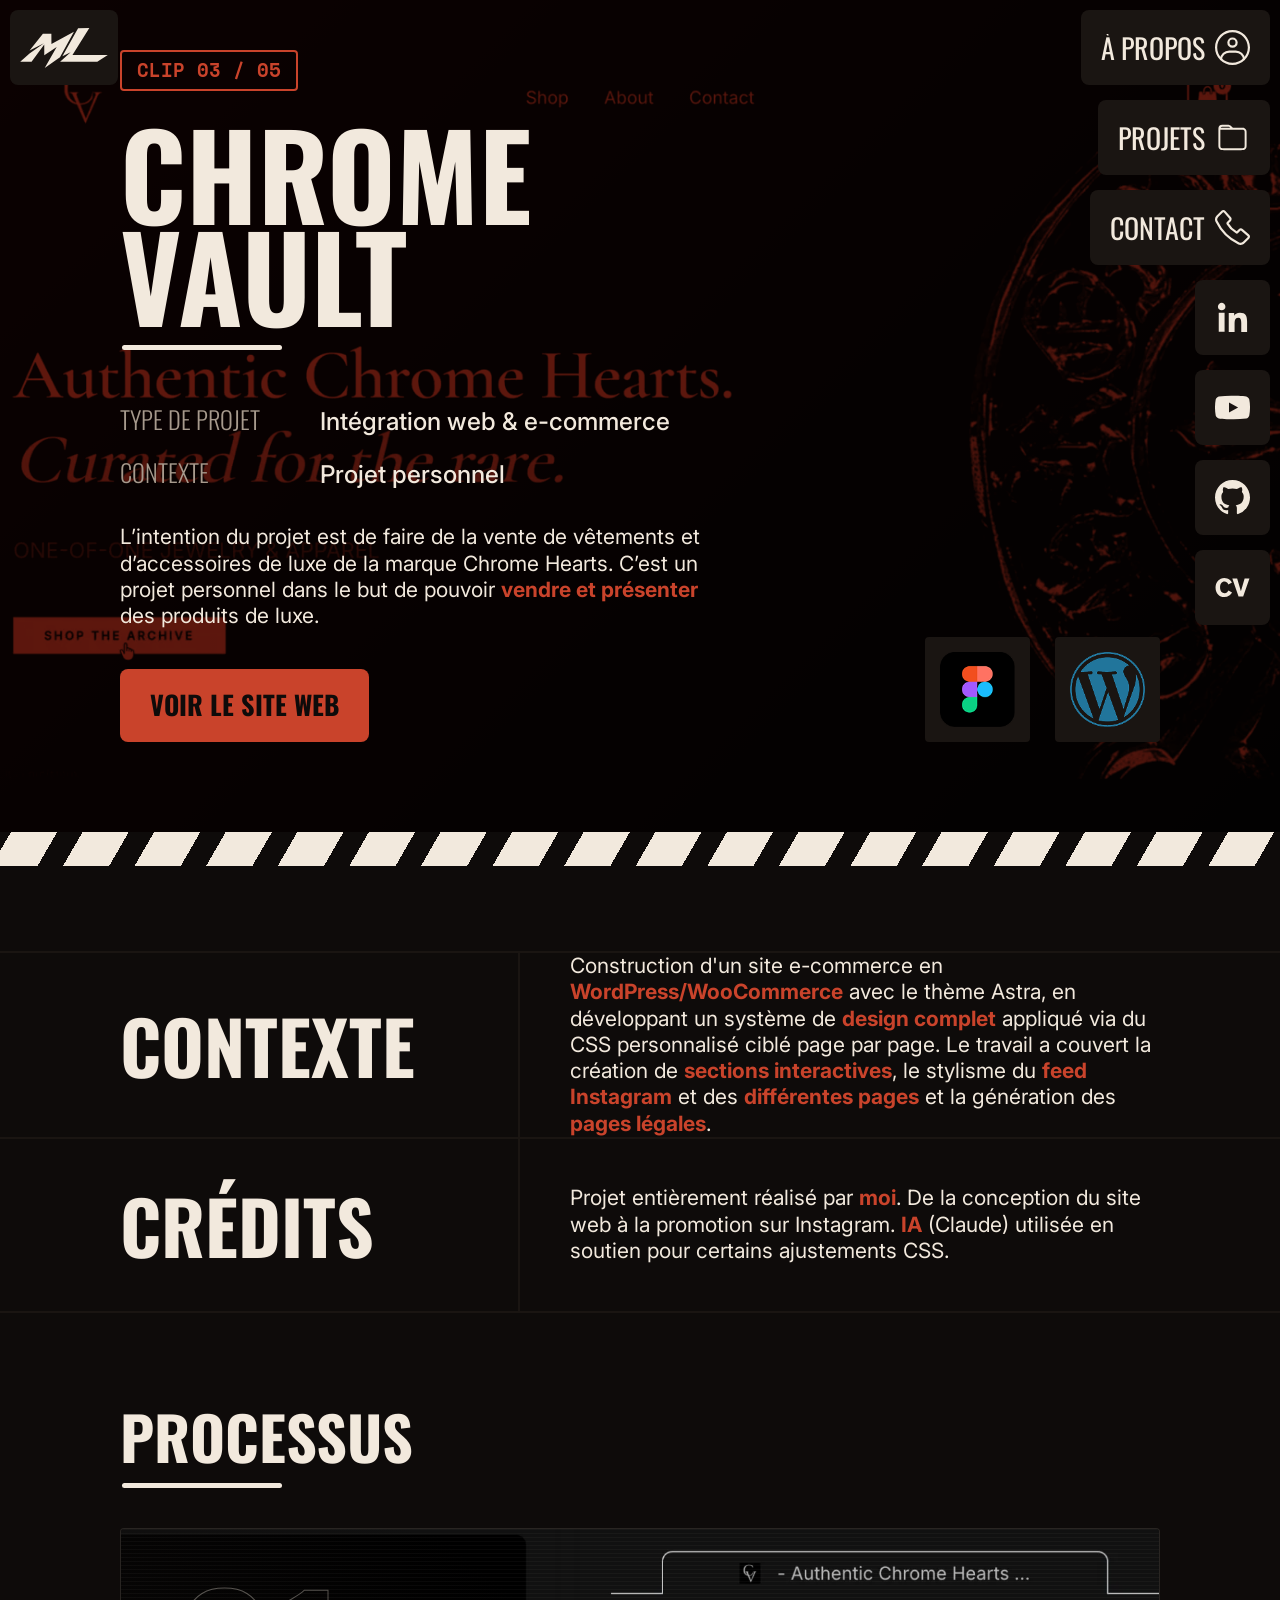
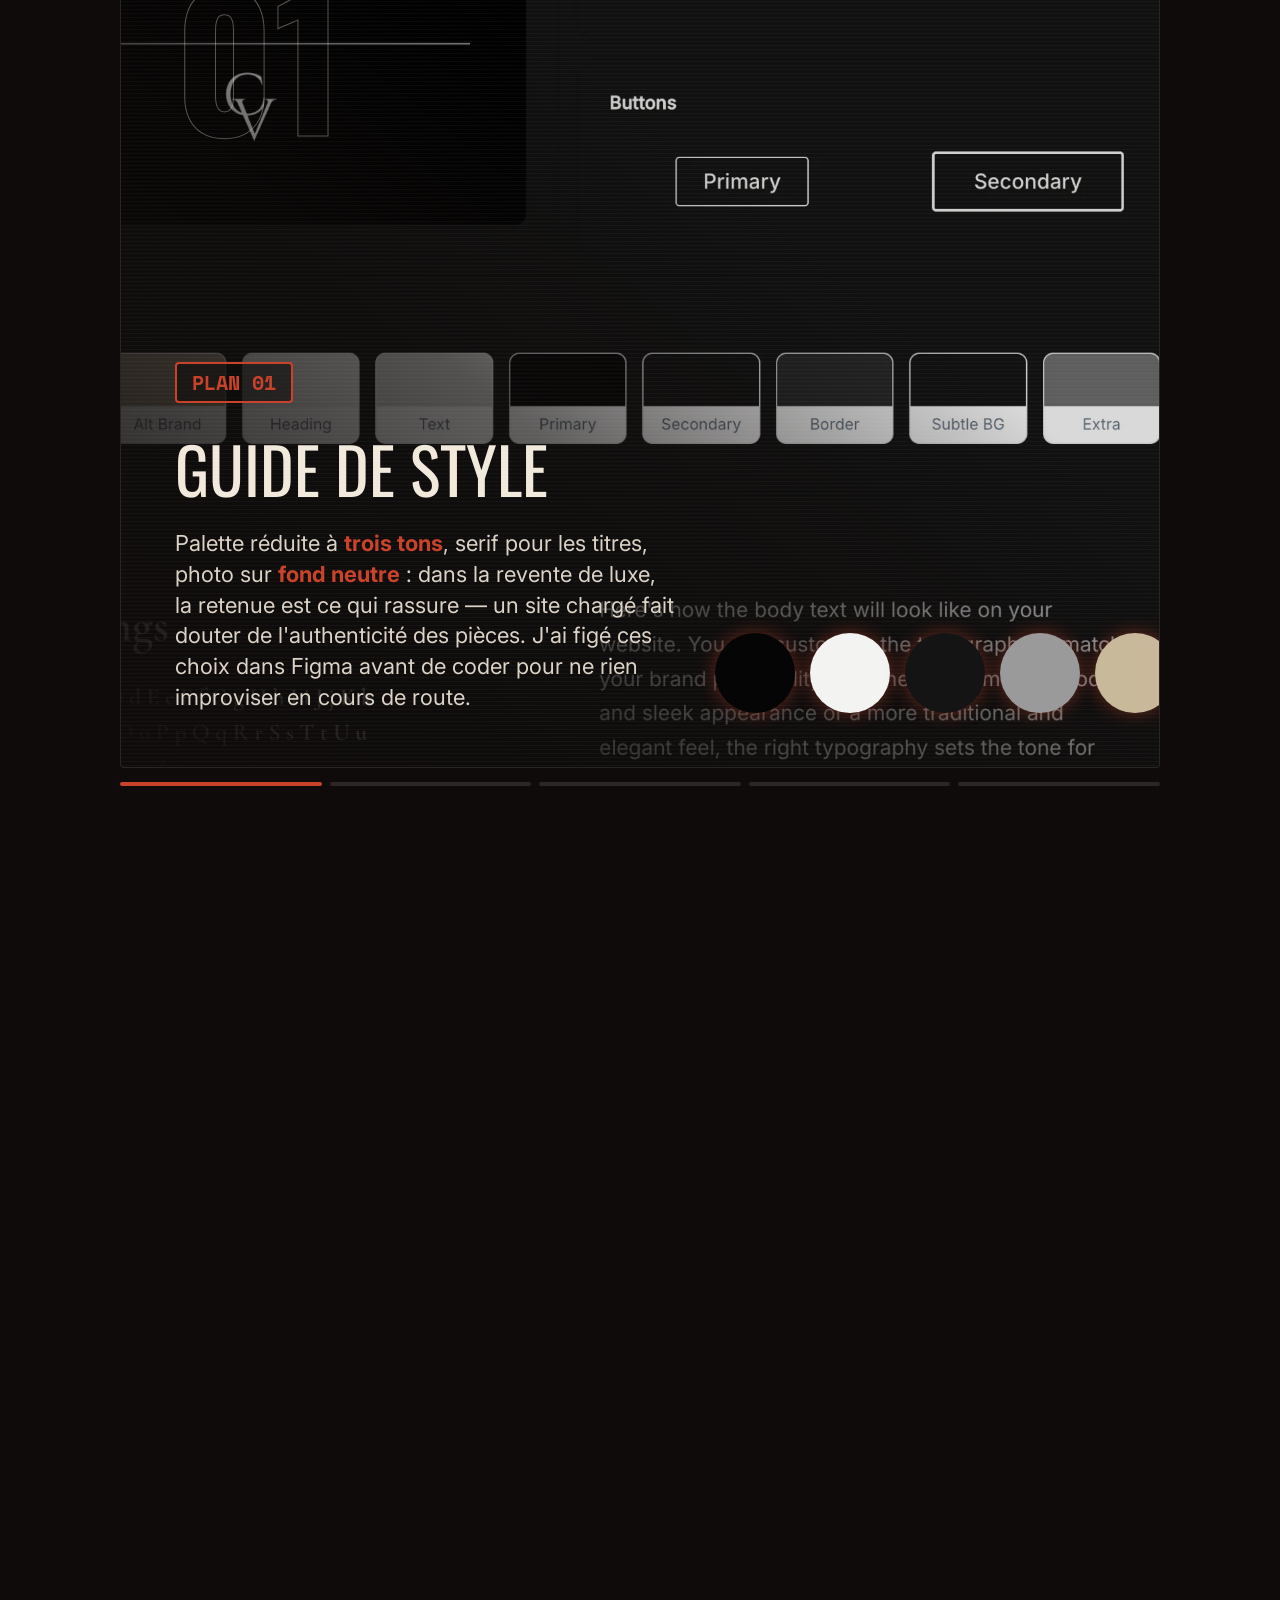
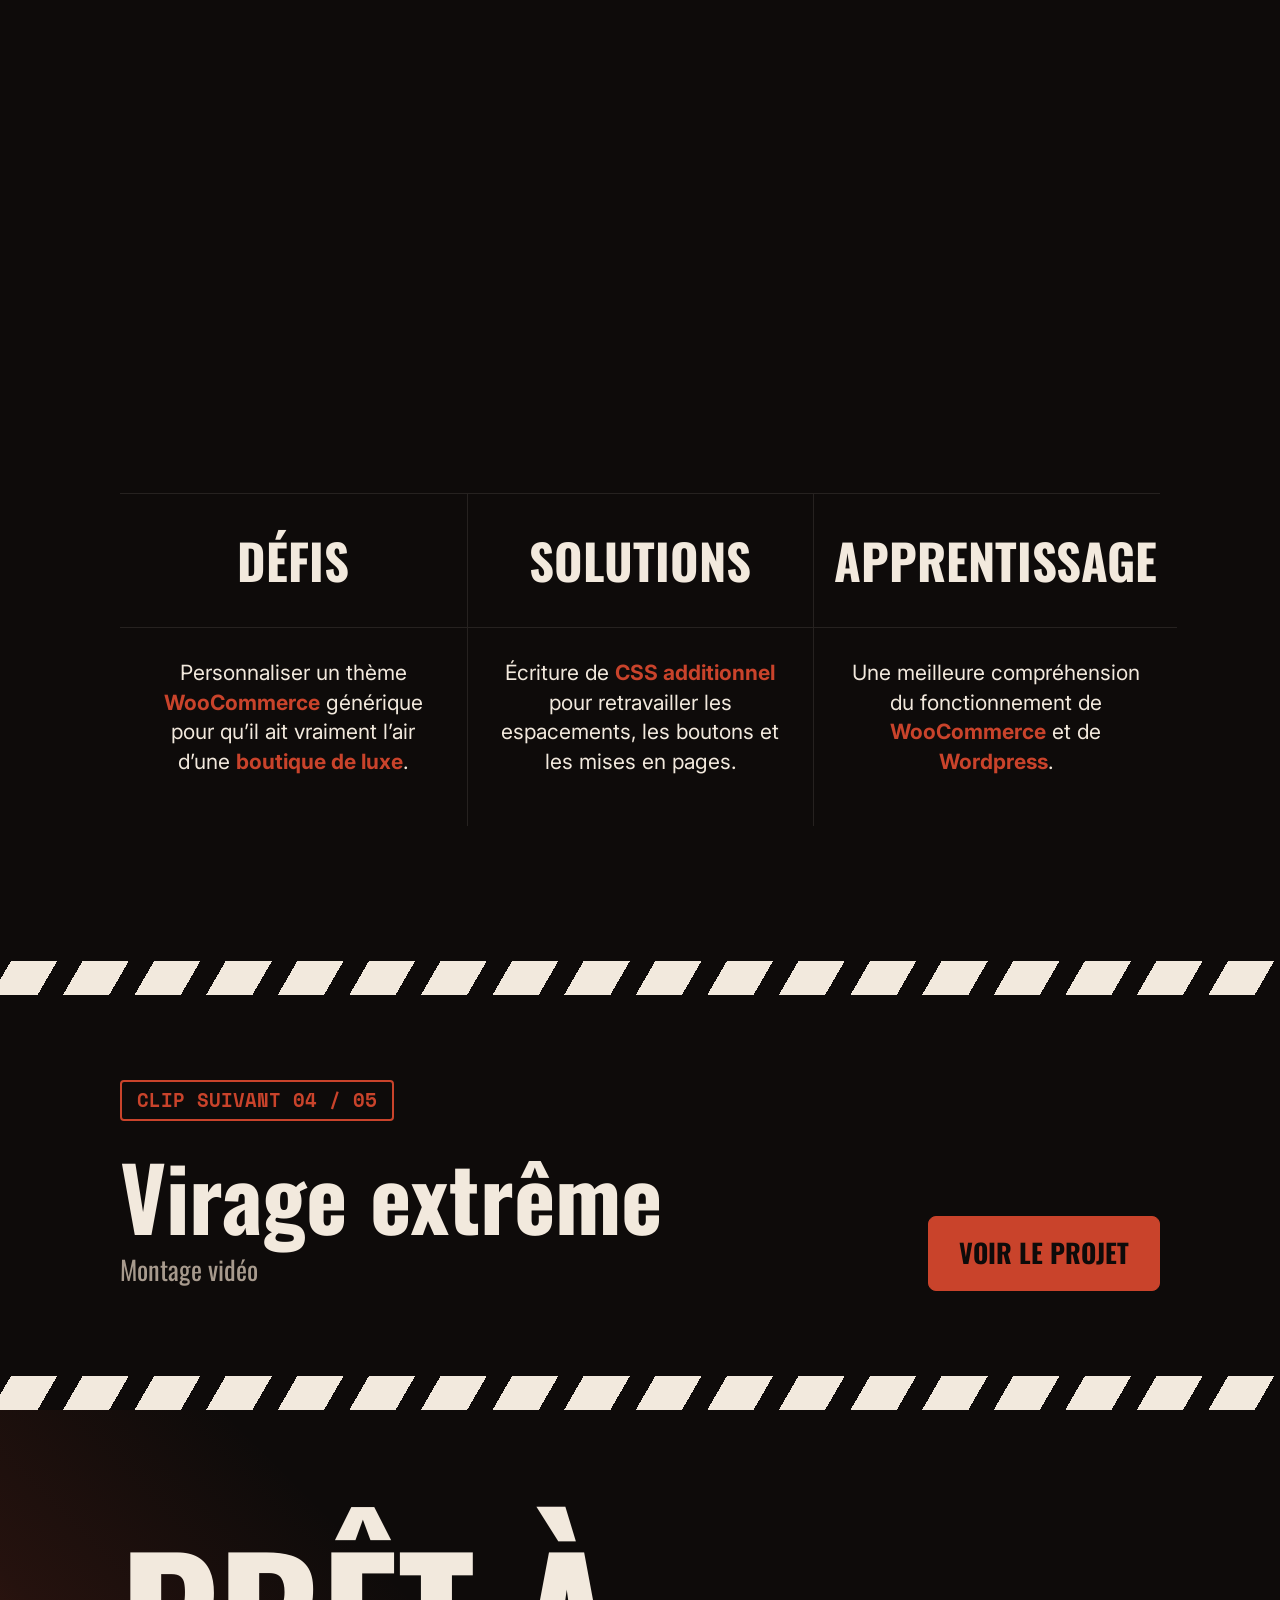
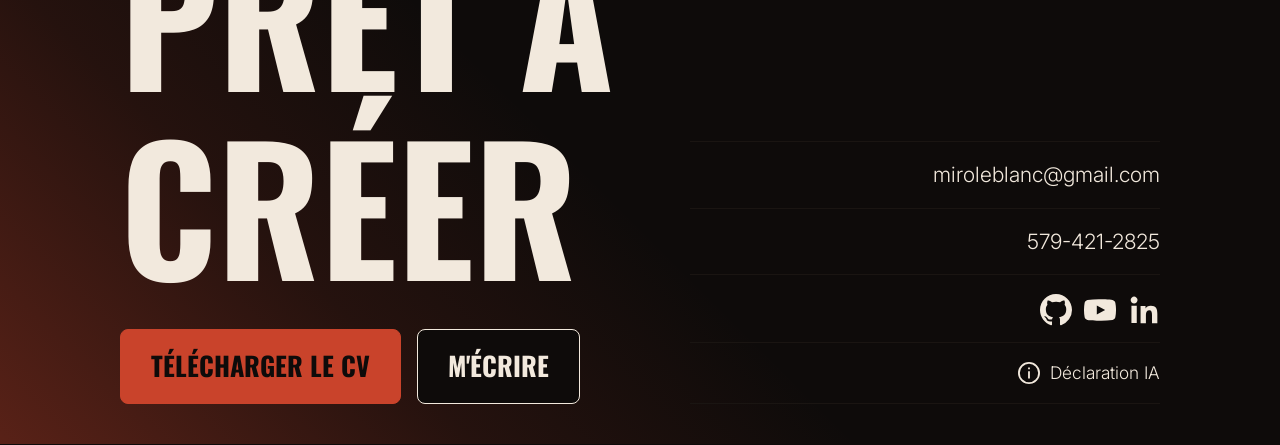
<file: fiche3.html>
<!DOCTYPE html>
<html lang="fr">

<head>
    <meta charset="utf-8" />
    <meta name="viewport" content="width=device-width, initial-scale=1.0" />
    <title>ChromeVault — Miro Leblanc</title>
    <meta name="description" content="ChromeVault : intégration
WordPress/WooCommerce d'une boutique de vêtements et d'accessoires de luxe Chrome Hearts, avec un design complet en CSS personnalisé." />
    <meta name="theme-color" content="#0E0B0A" />

    <link rel="icon" type="image/svg+xml" href="assets/favicon/favicon.svg" />
    <link rel="icon" type="image/png" sizes="32x32" href="assets/favicon/favicon-32.png" />
    <link rel="icon" type="image/png" sizes="256x256" href="assets/favicon/favicon-256.png" />
    <link rel="apple-touch-icon" href="assets/favicon/apple-touch-icon.png" />

    <meta property="og:type" content="website" />
    <meta property="og:locale" content="fr_CA" />
    <meta property="og:site_name" content="Miro Leblanc" />
    <meta property="og:title" content="ChromeVault — Miro Leblanc" />
    <meta property="og:description" content="ChromeVault : intégration
WordPress/WooCommerce d'une boutique de vêtements et d'accessoires de luxe Chrome Hearts, avec un design complet en CSS personnalisé." />
    <meta property="og:url" content="https://miroleblanc.github.io/fiche3.html" />
    <meta property="og:image" content="https://miroleblanc.github.io/assets/og/fiche3.jpg" />
    <meta property="og:image:width" content="1200" />
    <meta property="og:image:height" content="630" />
    <meta name="twitter:card" content="summary_large_image" />

    <link rel="preconnect" href="https://fonts.googleapis.com">
    <link rel="preconnect" href="https://fonts.gstatic.com" crossorigin>
    <link href="https://fonts.googleapis.com/css2?family=Inter:ital,opsz,wght@0,14..32,100..900;1,14..32,100..900&family=Oswald:wght@200..700&family=Space+Mono:ital,wght@0,400;0,700;1,400;1,700&display=swap" rel="stylesheet">

    <link rel="stylesheet" href="styles/main.css" />

    <script src="scripts/main.js" defer></script>
    <script>
        try {
            var clap = JSON.parse(sessionStorage.getItem('clap'));
            if (clap) {
                sessionStorage.removeItem('clap');
                document.documentElement.classList.add('clap-ferme');
                document.documentElement.style.setProperty('--clap-titre', JSON.stringify(clap.titre));
                document.documentElement.style.setProperty('--clap-scene', JSON.stringify(clap.scene));

                // texte de l'ardoise caché tant que les polices ne sont pas prêtes (sinon il saute de police)
                if (document.fonts) {
                    var polices = function() {
                        document.documentElement.classList.remove('clap-polices');
                    };
                    document.documentElement.classList.add('clap-polices');
                    Promise.all([
                        document.fonts.load('700 1em Oswald', clap.titre),
                        document.fonts.load('700 1em "Space Mono"', clap.scene),
                    ]).then(polices, polices);
                    setTimeout(polices, 1000);
                }
            }

            sessionStorage.setItem('visite', '1');
        } catch (e) {}
    </script>
</head>

<body data-component="Scrolly">
    <div class="curseur" data-component="Curseur" aria-hidden="true">
        <div class="curseur__rond"></div>
    </div>

    <div class="clap-transition" data-component="Transition" aria-hidden="true">
        <div class="clap-transition__haut"></div>
        <div class="clap-transition__bas">
            <div class="clap-transition__ardoise">
                <div class="clap-transition__ligne">
                    <p>Prod. Miro Leblanc</p>
                    <p>Prise 01</p>
                </div>
                <p class="clap-transition__titre"></p>
                <div class="clap-transition__ligne">
                    <p class="clap-transition__scene"></p>
                    <p>Intégration multimédia</p>
                </div>
            </div>
        </div>
    </div>

    <!-- Header -->
    <header class="header" data-component="Header">
        <nav class="nav">
            <a href="index.html" class="logo" aria-label="Miro Leblanc — accueil"><svg class="icon" aria-hidden="true">
                    <use class="logo__echo" href="#icon-logo"></use>
                    <use href="#icon-logo"></use>
                </svg></a>

            <button class="nav__toggle js-toggle" type="button" aria-label="Ouvrir le menu" aria-expanded="false" aria-controls="menu">
                <svg class="icon">
                    <use href="#icon-menu"></use>
                </svg>
            </button>

            <ul class="nav__list" id="menu">
                <li class="nav__item"><a href="index.html#about" class="nav__link"><span class="nav__label">À propos</span><svg class="icon">
                            <use href="#icon-about"></use>
                        </svg></a></li>
                <li class="nav__item"><a href="index.html#projets" class="nav__link"><span class="nav__label">Projets</span><svg class="icon">
                            <use href="#icon-projets"></use>
                        </svg></a></li>
                <li class="nav__item"><a href="index.html#contact" class="nav__link"><span class="nav__label">Contact</span><svg class="icon">
                            <use href="#icon-contact"></use>
                        </svg></a></li>
                <li class="nav__item nav__item__icon"><a href="https://www.linkedin.com/in/miro-leblanc-4770b6442" class="nav__link" target="_blank" rel="noopener"><span class="nav__label">LinkedIn</span><svg class="icon">
                            <use href="#icon-linkedin"></use>
                        </svg></a></li>
                <li class="nav__item nav__item__icon"><a href="https://www.youtube.com/@MiroLeBlanc" class="nav__link" target="_blank" rel="noopener"><span class="nav__label">YouTube</span><svg class="icon">
                            <use href="#icon-youtube"></use>
                        </svg></a></li>
                <li class="nav__item nav__item__icon"><a href="https://github.com/MiroLeBlanc" class="nav__link" target="_blank" rel="noopener"><span class="nav__label">GitHub</span><svg class="icon">
                            <use href="#icon-github"></use>
                        </svg></a></li>
                <li class="nav__item nav__item__icon"><a href="assets/cv/CV_Miro_Leblanc.pdf" class="nav__link" target="_blank" rel="noopener"><span class="nav__label">Curriculum vitae</span><svg class="icon">
                            <use href="#icon-cv"></use>
                        </svg></a></li>
            </ul>
        </nav>
    </header>

    <section class="hero">
        <div class="hero__media">
            <video src="assets/videos/projet1.mp4" poster="assets/images/affiche-projet1.webp" autoplay muted loop playsinline></video>
        </div>

        <div class="wrapper">
            <div class="gauche">
                <p class="surtitre">CLIP 03 / 05</p>
                <h1>
                    Chrome
                    <br />
                    Vault
                </h1>
                <div class="type">
                    <p>TYPE DE PROJET</p>
                    <p>Intégration web & e-commerce</p>
                </div>
                <div class="contexte">
                    <p>CONTEXTE</p>
                    <p>Projet personnel</p>
                </div>
                <p class="intention">
                    L’intention du projet est de faire de la vente de vêtements et d’accessoires de luxe de la marque Chrome Hearts. C’est un projet personnel dans
                    le but de pouvoir <span>vendre et présenter</span> des produits de luxe.
                </p>
                <a href="https://chromevaults.com" class="bouton" target="_blank" rel="noopener">VOIR LE SITE WEB</a>
            </div>

            <div class="droite">
                <div class="logo"><img src="assets/images/figma.png" alt="Figma" /></div>
                <div class="logo"><img src="assets/images/wordpress.png" alt="WordPress" /></div>
            </div>
        </div>
    </section>

    <div class="clap"></div>

    <section class="infos">
        <div class="contexte">
            <div class="wrapper">
                <h2>Contexte</h2>
                <p>
                    Construction d'un site e-commerce en <span>WordPress/WooCommerce</span> avec le thème Astra, en développant un système de
                    <span>design complet</span> appliqué via du CSS personnalisé ciblé page par page. Le travail a couvert la création de
                    <span>sections interactives</span>, le stylisme du <span>feed Instagram</span> et des <span>différentes pages</span> et la génération des
                    <span>pages légales</span>.
                </p>
            </div>
        </div>
        <div class="credits">
            <div class="wrapper">
                <h2>Crédits</h2>
                <p>
                    Projet entièrement réalisé par <span>moi</span>. De la conception du site web à la promotion sur Instagram. <span>IA</span> (Claude) utilisée en soutien
                    pour certains ajustements CSS.
                </p>
            </div>
        </div>
    </section>

    <section class="processus" data-component="Horiz">
        <div class="wrapper">
            <h2>Processus</h2>

            <div class="plans js-horiz">
                <div class="plan1 js-panel">
                    <p class="plan">PLAN 01</p>
                    <h3>Guide de style</h3>
                    <p>
                        Palette réduite à <span>trois tons</span>, serif pour les titres, photo sur <span>fond neutre</span> : dans la revente de luxe, la retenue
                        est ce qui rassure — un site chargé fait douter de l'authenticité des pièces. J'ai figé ces choix dans Figma avant de coder pour ne rien
                        improviser en cours de route.
                    </p>
                    <div class="media">
                        <img src="assets/images/projet1style.webp" alt="" />
                        <div class="palette">
                            <div class="couleur couleur1"></div>
                            <div class="couleur couleur2"></div>
                            <div class="couleur couleur3"></div>
                            <div class="couleur couleur4"></div>
                            <div class="couleur couleur5"></div>
                            <div class="couleur couleur6"></div>
                        </div>
                    </div>
                </div>

                <div class="plan2 js-panel">
                    <p class="plan">PLAN 02</p>
                    <h3>Configuration woocommerce</h3>
                    <p>
                        L'installation n'est que le début : <span>WooCommerce</span> pose des dizaines de questions avant d'accepter une première transaction —
                        devise, zones et frais de livraison, taxes provinciales, seuils, courriels transactionnels.
                    </p>
                    <div class="media">
                        <img src="assets/images/projet1woo.webp" alt="" />
                    </div>
                </div>

                <div class="plan3 js-panel">
                    <p class="plan">PLAN 03</p>
                    <h3>Pages montées avec les blocs</h3>
                    <p>
                        J'ai construit les gabarits avec les <span>blocs WordPress</span> plutôt qu'un constructeur de pages, pour pouvoir ajouter une pièce au
                        catalogue sans ouvrir l'éditeur de code. Le HTML manuel intervient seulement là où les blocs ne suffisaient pas : la galerie produit et la
                        grille d'état.
                    </p>
                    <div class="media">
                        <img src="assets/images/projet1blocs.webp" alt="" />
                    </div>
                </div>

                <div class="plan4 plan4-1 js-panel">
                    <p class="plan">PLAN 04</p>
                    <h3>CSS additionnel et responsive</h3>
                    <p>
                        J'ai bâti sur le thème <span>Astra</span> et écrit l'ensemble de l'habillage dans son <span>CSS additionnel</span>. Écrire le style à la
                        main plutôt que de le cliquer, c'est ce qui me donne le contrôle exact des espacements et de la typographie sur toutes les pages.
                    </p>
                    <div class="media">
                        <img src="assets/images/projet1css.webp" alt="" />
                        <img src="assets/images/projet1responsive.webp" alt="" />
                    </div>
                </div>

                <div class="plan5 js-panel">
                    <p class="plan">PLAN 05</p>
                    <h3>Révision complète avant ouverture</h3>
                    <p>
                        La boutique n'a pas encore de <span>produits réels en vente</span> : j'ai donc repris le site page par page, corrigé ce qui bougeait mal
                        d'un écran à l'autre, ajusté les espacements et la typographie, et vérifié que chaque fonctionnalité répond — navigation, filtres, ajout au
                        panier, formulaires. C'est la passe où l'on trouve les détails qu'on ne voit plus en construisant.
                    </p>
                    <div class="media">
                        <img src="assets/images/projet1fin.webp" alt="" />
                        <a href="https://chromevaults.com" class="bouton" target="_blank" rel="noopener">VOIR LE SITE EN LIGNE</a>
                    </div>
                </div>
            </div>
        </div>
    </section>

    <section class="denouement">
        <div class="wrapper">
            <div class="cards">
                <div class="card">
                    <h2>Défis</h2>
                    <p>Personnaliser un thème <span>WooCommerce</span> générique pour qu’il ait vraiment l’air d’une <span>boutique de luxe</span>.</p>
                </div>
                <div class="card">
                    <h2>Solutions</h2>
                    <p>Écriture de <span>CSS additionnel</span> pour retravailler les espacements, les boutons et les mises en pages.</p>
                </div>
                <div class="card">
                    <h2>Apprentissage</h2>
                    <p>Une meilleure compréhension du fonctionnement de <span>WooCommerce</span> et de <span>Wordpress</span>.</p>
                </div>
            </div>
        </div>
    </section>

    <div class="clap"></div>
    <section class="suivant">
        <div class="wrapper">
            <div class="gauche">
                <p class="surtitre">CLIP SUIVANT 04 / 05</p>
                <h2>Virage extrême</h2>
                <p>Montage vidéo</p>
            </div>
            <div class="droite">
                <a href="fiche4.html" class="bouton">VOIR LE PROJET</a>
            </div>
        </div>
    </section>
    <div class="clap"></div>
    <!-- Footer / Contact -->
    <footer class="footer" id="contact">
        <div class="wrapper" data-scrolly="contact">
            <div class="gauche">
                <h2><span>Prêt à</span><br /><span>créer</span></h2>
                <div class="boutons">
                    <a href="assets/cv/CV_Miro_Leblanc.pdf" class="bouton bouton--plein" download>Télécharger le CV</a>
                    <a href="mailto:miroleblanc@gmail.com" class="bouton bouton--sombre">M'écrire</a>
                </div>
            </div>

            <ul class="droite">
                <li>
                    <a href="mailto:miroleblanc@gmail.com" class="courriel" data-component="CopierCourriel">miroleblanc@gmail.com</a>
                </li>
                <li>
                    <a href="tel:+15794212825">579-421-2825</a>
                </li>
                <li class="reseaux">
                    <a href="https://github.com/MiroLeBlanc" target="_blank" rel="noopener" aria-label="GitHub">
                        <svg class="icon">
                            <use href="#icon-github"></use>
                        </svg>
                    </a>
                    <a href="https://www.youtube.com/@MiroLeBlanc" target="_blank" rel="noopener" aria-label="YouTube">
                        <svg class="icon">
                            <use href="#icon-youtube"></use>
                        </svg>
                    </a>
                    <a href="https://www.linkedin.com/in/miro-leblanc-4770b6442" target="_blank" rel="noopener" aria-label="LinkedIn">
                        <svg class="icon">
                            <use href="#icon-linkedin"></use>
                        </svg>
                    </a>
                </li>
                <li>
                    <a href="declaration-ia.html" class="mentionia">
                        <svg class="icon">
                            <use href="#icon-ia"></use>
                        </svg>
                        Déclaration IA
                        <span class="mentionia__rouge" aria-hidden="true">
                            <svg class="icon">
                                <use href="#icon-ia"></use>
                            </svg>
                            Déclaration IA
                        </span>
                    </a>
                </li>
            </ul>
        </div>
    </footer>

</body>

</html>
</file>
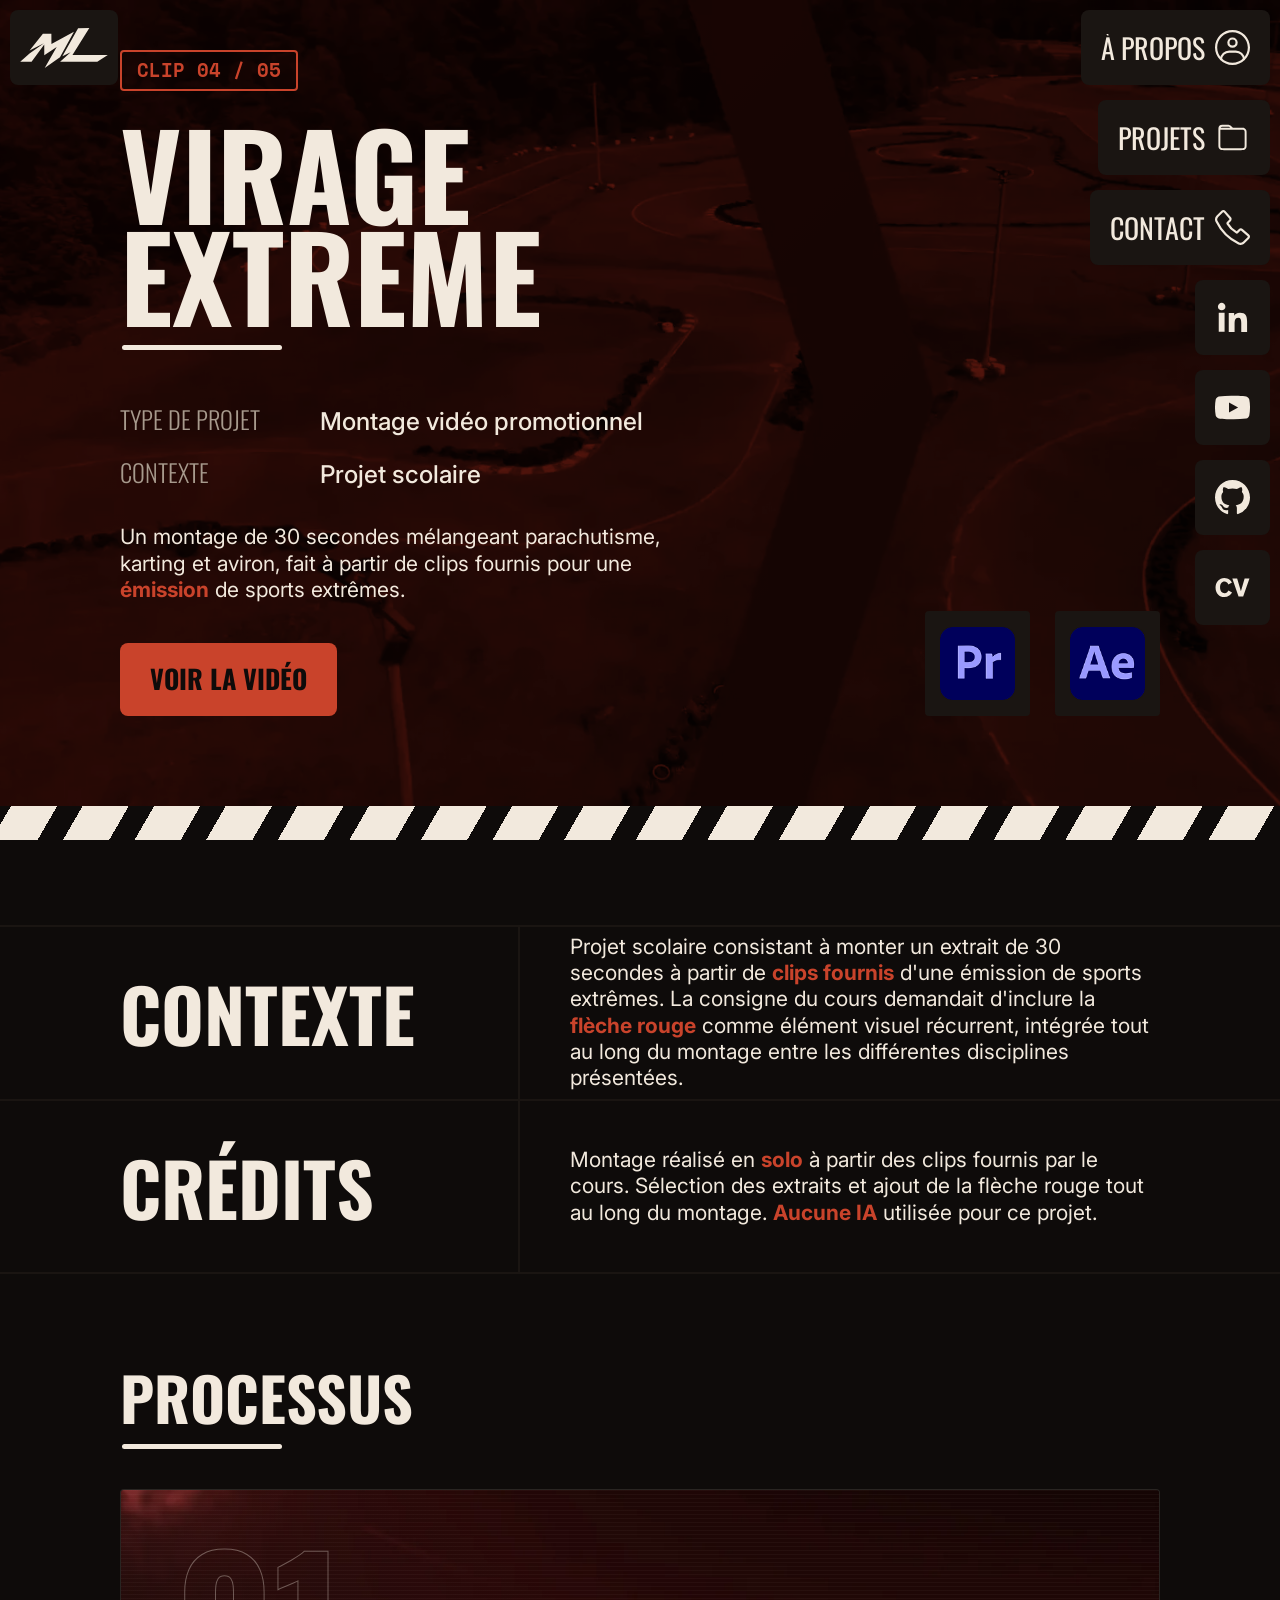
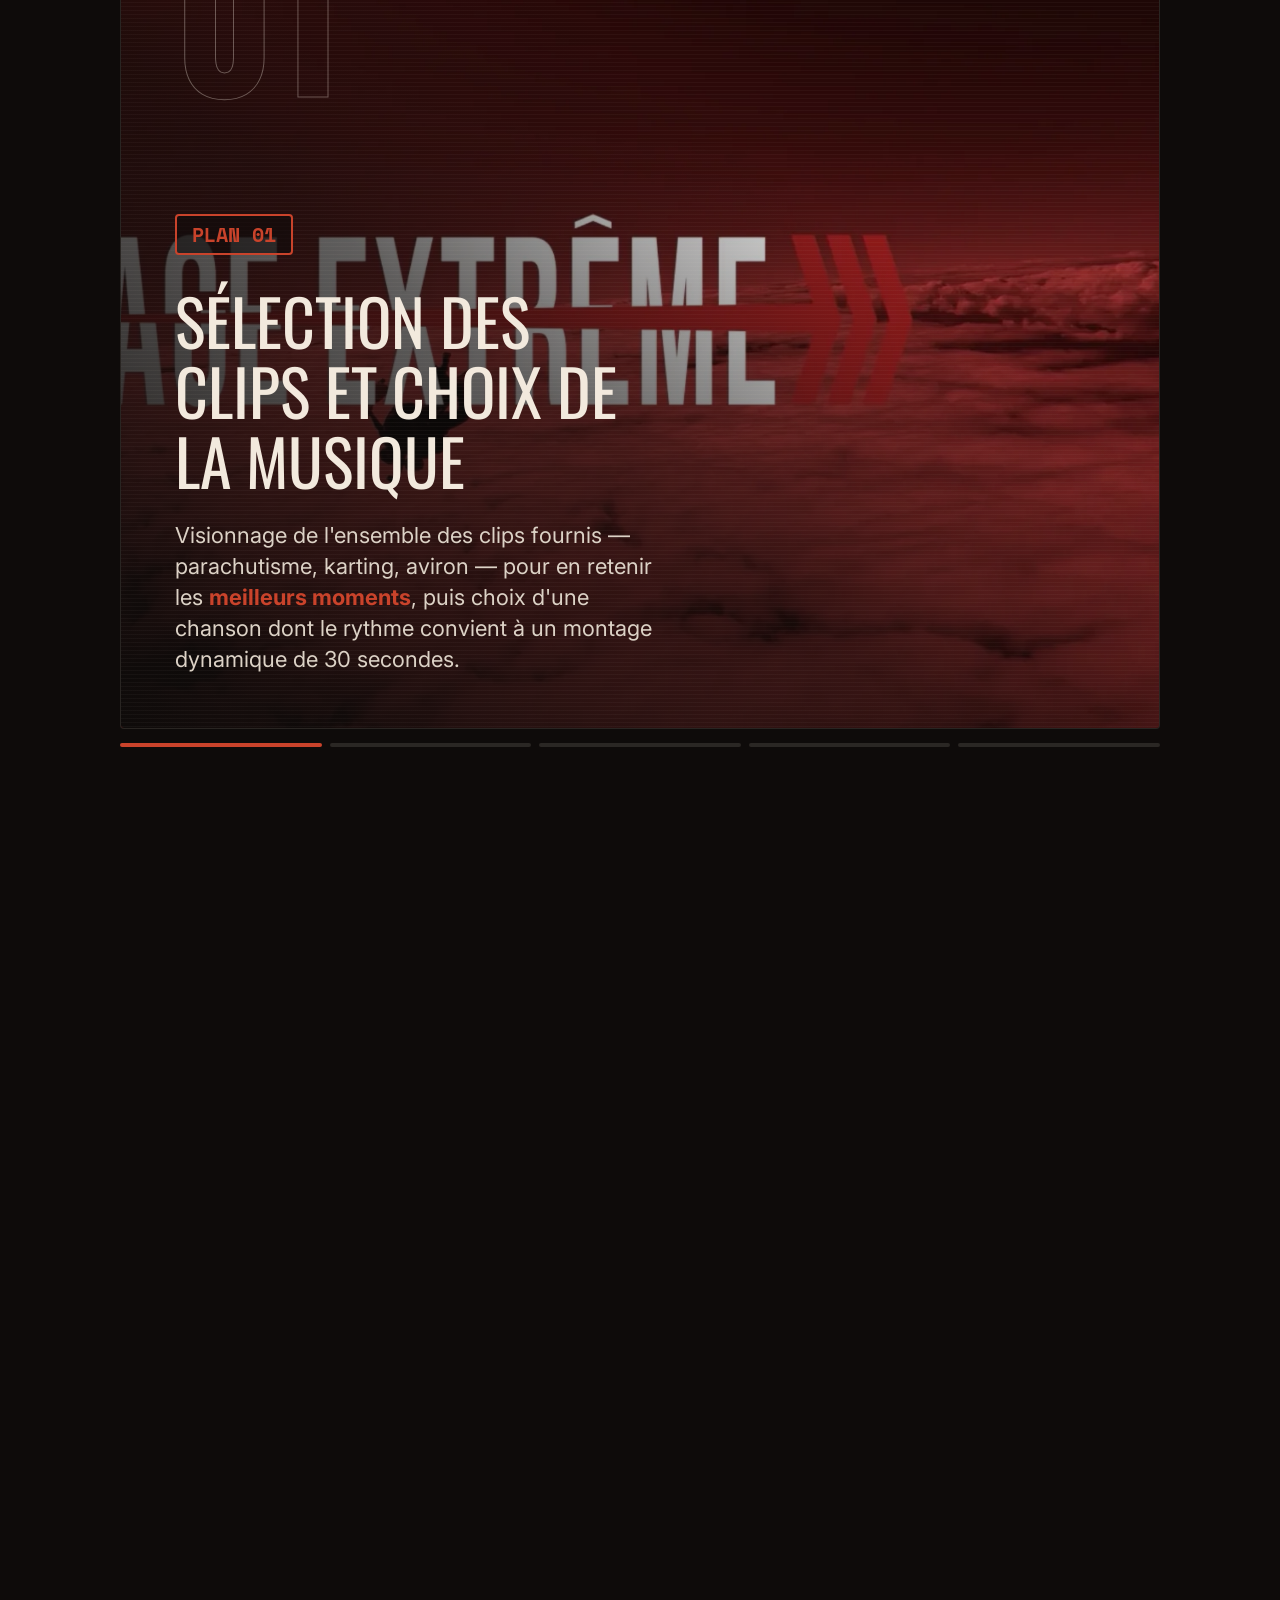
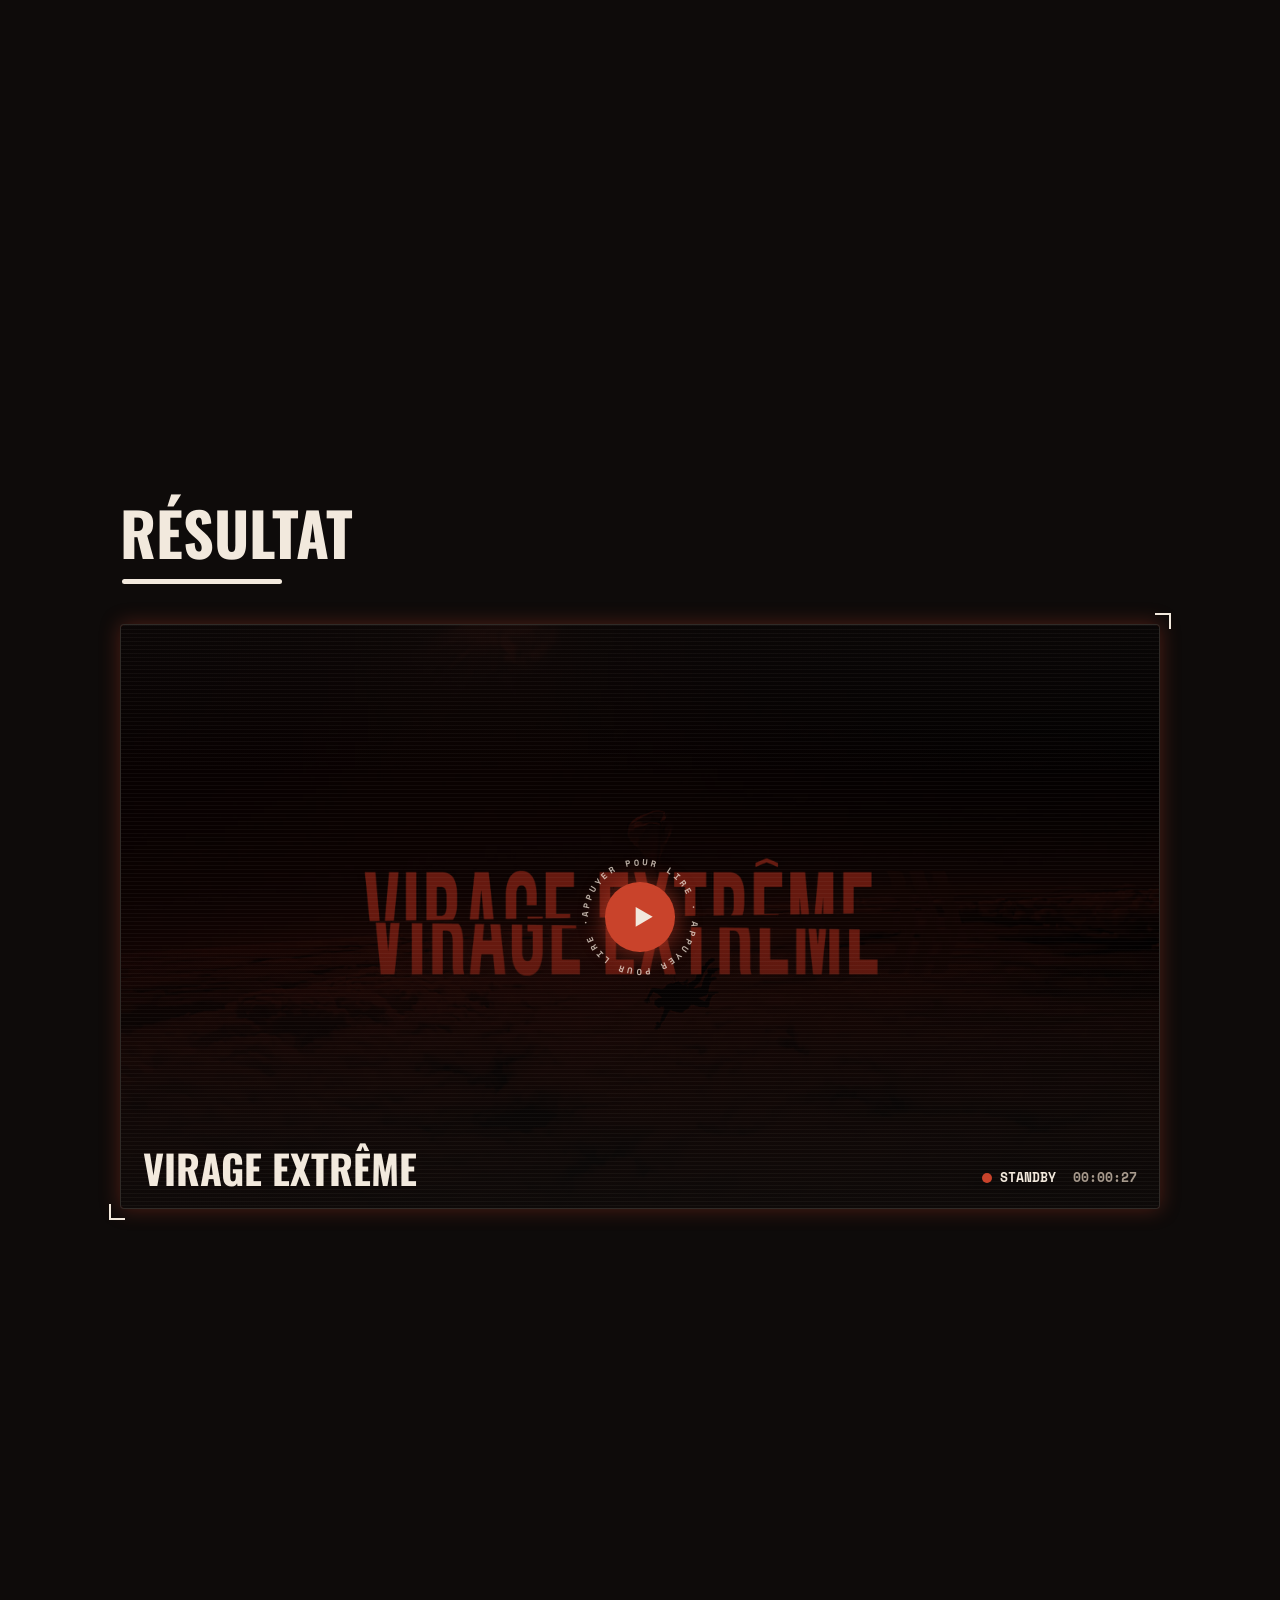
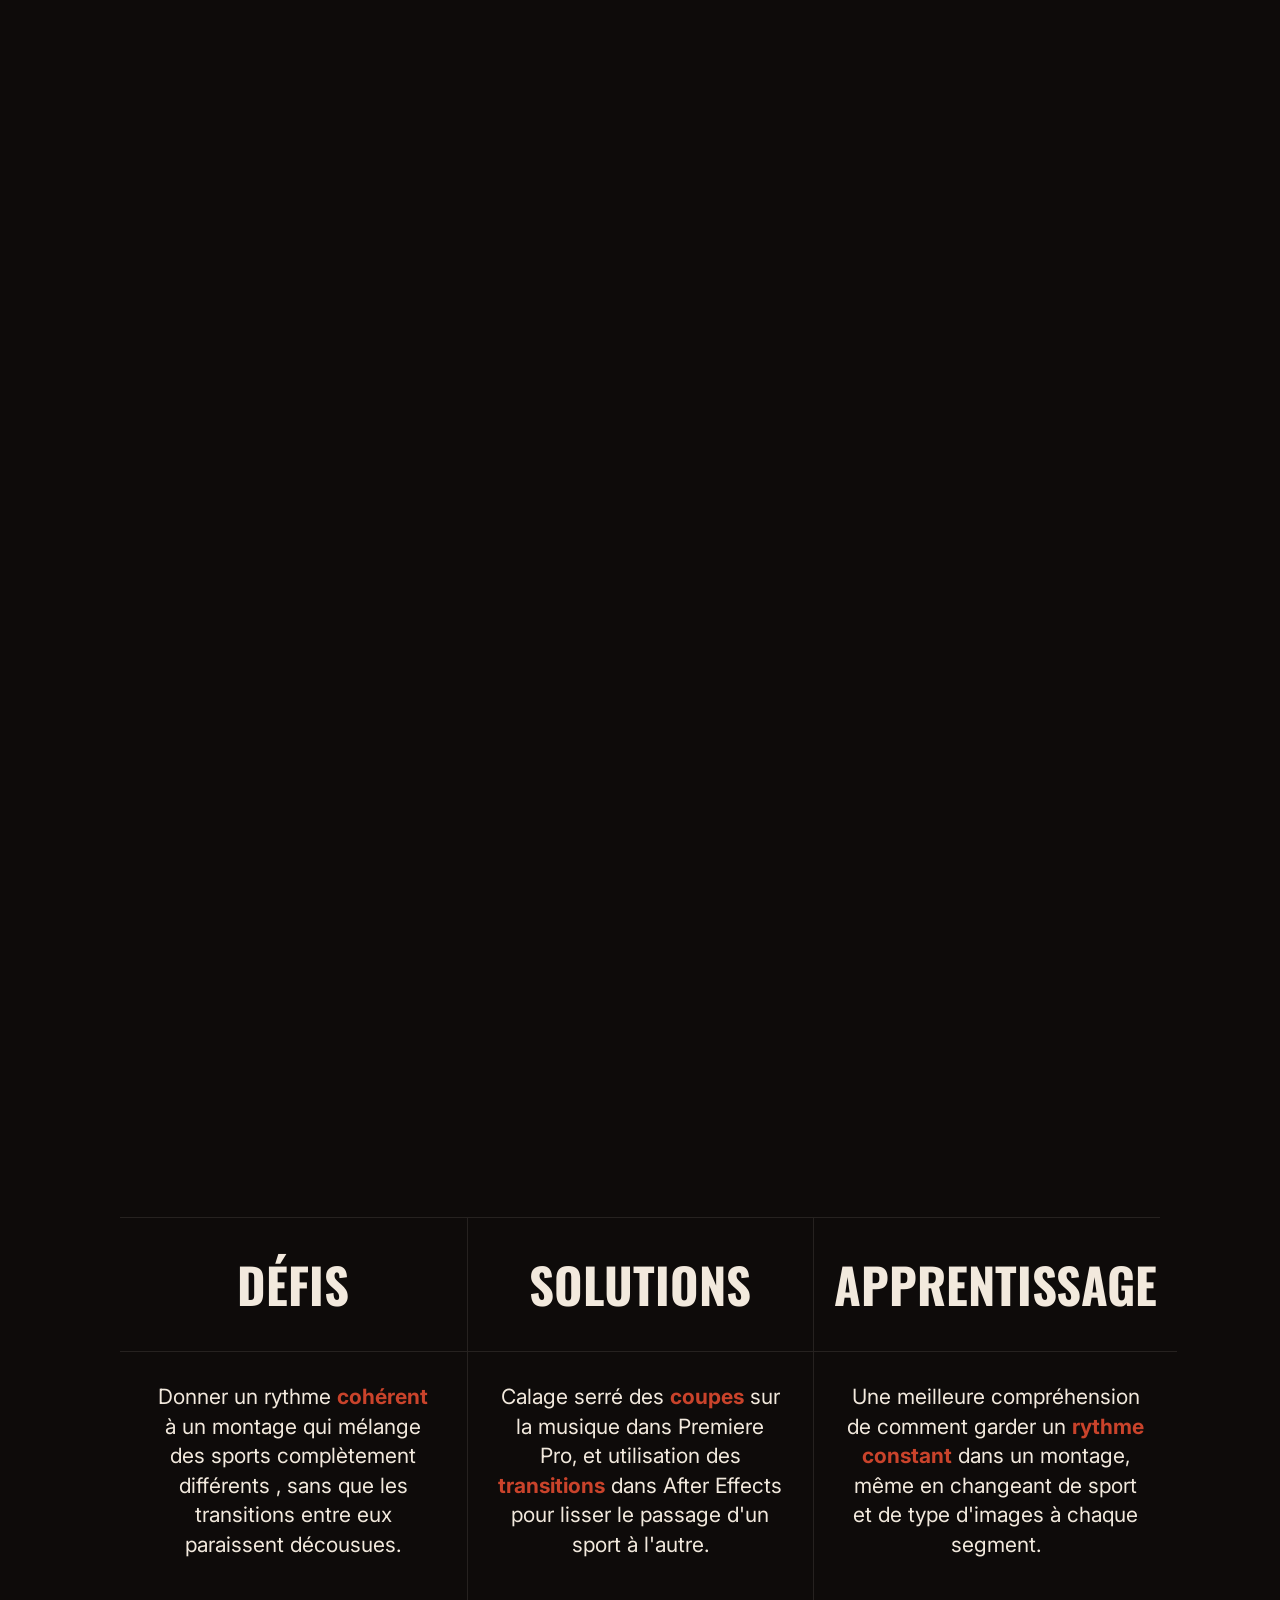
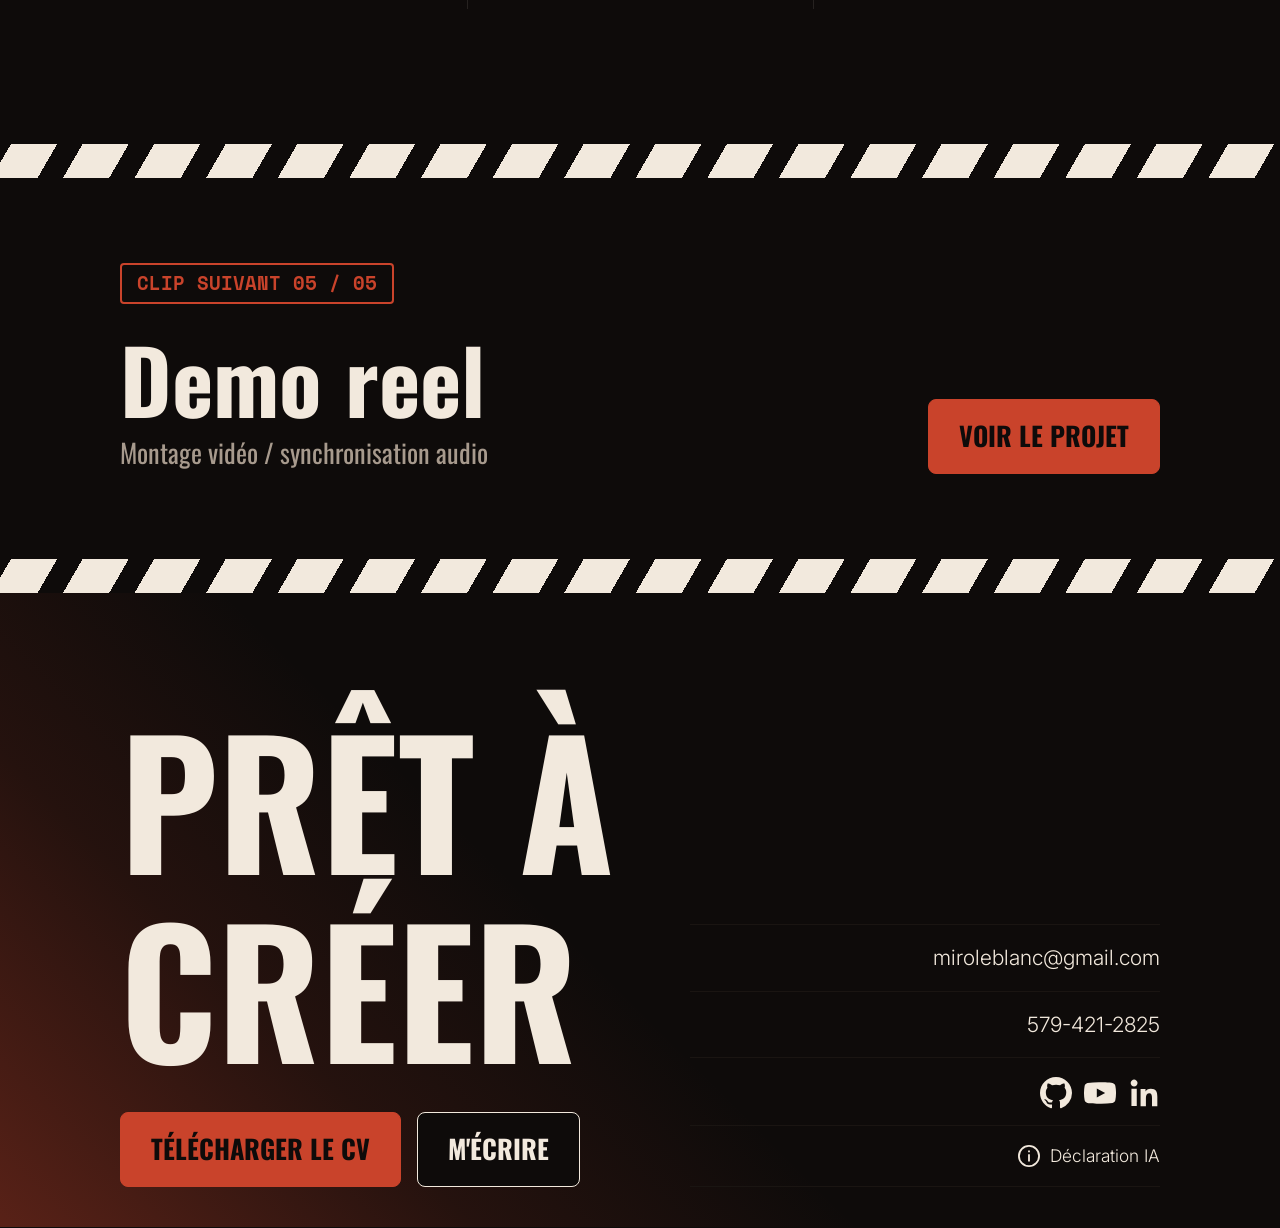
<file: fiche4.html>
<!DOCTYPE html>
<html lang="fr">

<head>
    <meta charset="utf-8" />
    <meta name="viewport" content="width=device-width, initial-scale=1.0" />
    <title>Virage extrême — Miro Leblanc</title>
    <meta name="description" content="Virage extrême : montage
promotionnel de 30 secondes mélangeant parachutisme, karting et aviron pour une émission de sports extrêmes." />
    <meta name="theme-color" content="#0E0B0A" />

    <link rel="icon" type="image/svg+xml" href="assets/favicon/favicon.svg" />
    <link rel="icon" type="image/png" sizes="32x32" href="assets/favicon/favicon-32.png" />
    <link rel="icon" type="image/png" sizes="256x256" href="assets/favicon/favicon-256.png" />
    <link rel="apple-touch-icon" href="assets/favicon/apple-touch-icon.png" />

    <meta property="og:type" content="website" />
    <meta property="og:locale" content="fr_CA" />
    <meta property="og:site_name" content="Miro Leblanc" />
    <meta property="og:title" content="Virage extrême — Miro Leblanc" />
    <meta property="og:description" content="Virage extrême : montage
promotionnel de 30 secondes mélangeant parachutisme, karting et aviron pour une émission de sports extrêmes." />
    <meta property="og:url" content="https://miroleblanc.github.io/fiche4.html" />
    <meta property="og:image" content="https://miroleblanc.github.io/assets/og/fiche4.jpg" />
    <meta property="og:image:width" content="1200" />
    <meta property="og:image:height" content="630" />
    <meta name="twitter:card" content="summary_large_image" />

    <link rel="preconnect" href="https://fonts.googleapis.com">
    <link rel="preconnect" href="https://fonts.gstatic.com" crossorigin>
    <link href="https://fonts.googleapis.com/css2?family=Inter:ital,opsz,wght@0,14..32,100..900;1,14..32,100..900&family=Oswald:wght@200..700&family=Space+Mono:ital,wght@0,400;0,700;1,400;1,700&display=swap" rel="stylesheet">

    <link rel="stylesheet" href="styles/main.css" />

    <script src="scripts/main.js" defer></script>
    <script>
        try {
            var clap = JSON.parse(sessionStorage.getItem('clap'));
            if (clap) {
                sessionStorage.removeItem('clap');
                document.documentElement.classList.add('clap-ferme');
                document.documentElement.style.setProperty('--clap-titre', JSON.stringify(clap.titre));
                document.documentElement.style.setProperty('--clap-scene', JSON.stringify(clap.scene));

                // texte de l'ardoise caché tant que les polices ne sont pas prêtes (sinon il saute de police)
                if (document.fonts) {
                    var polices = function() {
                        document.documentElement.classList.remove('clap-polices');
                    };
                    document.documentElement.classList.add('clap-polices');
                    Promise.all([
                        document.fonts.load('700 1em Oswald', clap.titre),
                        document.fonts.load('700 1em "Space Mono"', clap.scene),
                    ]).then(polices, polices);
                    setTimeout(polices, 1000);
                }
            }

            sessionStorage.setItem('visite', '1');
        } catch (e) {}
    </script>
</head>

<body data-component="Scrolly">
    <div class="curseur" data-component="Curseur" aria-hidden="true">
        <div class="curseur__rond"></div>
    </div>

    <div class="clap-transition" data-component="Transition" aria-hidden="true">
        <div class="clap-transition__haut"></div>
        <div class="clap-transition__bas">
            <div class="clap-transition__ardoise">
                <div class="clap-transition__ligne">
                    <p>Prod. Miro Leblanc</p>
                    <p>Prise 01</p>
                </div>
                <p class="clap-transition__titre"></p>
                <div class="clap-transition__ligne">
                    <p class="clap-transition__scene"></p>
                    <p>Intégration multimédia</p>
                </div>
            </div>
        </div>
    </div>

    <!-- Header -->
    <header class="header" data-component="Header">
        <nav class="nav">
            <a href="index.html" class="logo" aria-label="Miro Leblanc — accueil"><svg class="icon" aria-hidden="true">
                    <use class="logo__echo" href="#icon-logo"></use>
                    <use href="#icon-logo"></use>
                </svg></a>

            <button class="nav__toggle js-toggle" type="button" aria-label="Ouvrir le menu" aria-expanded="false" aria-controls="menu">
                <svg class="icon">
                    <use href="#icon-menu"></use>
                </svg>
            </button>

            <ul class="nav__list" id="menu">
                <li class="nav__item"><a href="index.html#about" class="nav__link"><span class="nav__label">À propos</span><svg class="icon">
                            <use href="#icon-about"></use>
                        </svg></a></li>
                <li class="nav__item"><a href="index.html#projets" class="nav__link"><span class="nav__label">Projets</span><svg class="icon">
                            <use href="#icon-projets"></use>
                        </svg></a></li>
                <li class="nav__item"><a href="index.html#contact" class="nav__link"><span class="nav__label">Contact</span><svg class="icon">
                            <use href="#icon-contact"></use>
                        </svg></a></li>
                <li class="nav__item nav__item__icon"><a href="https://www.linkedin.com/in/miro-leblanc-4770b6442" class="nav__link" target="_blank" rel="noopener"><span class="nav__label">LinkedIn</span><svg class="icon">
                            <use href="#icon-linkedin"></use>
                        </svg></a></li>
                <li class="nav__item nav__item__icon"><a href="https://www.youtube.com/@MiroLeBlanc" class="nav__link" target="_blank" rel="noopener"><span class="nav__label">YouTube</span><svg class="icon">
                            <use href="#icon-youtube"></use>
                        </svg></a></li>
                <li class="nav__item nav__item__icon"><a href="https://github.com/MiroLeBlanc" class="nav__link" target="_blank" rel="noopener"><span class="nav__label">GitHub</span><svg class="icon">
                            <use href="#icon-github"></use>
                        </svg></a></li>
                <li class="nav__item nav__item__icon"><a href="assets/cv/CV_Miro_Leblanc.pdf" class="nav__link" target="_blank" rel="noopener"><span class="nav__label">Curriculum vitae</span><svg class="icon">
                            <use href="#icon-cv"></use>
                        </svg></a></li>
            </ul>
        </nav>
    </header>

    <section class="hero">
        <div class="hero__media">
            <video src="assets/videos/projet4.mp4" poster="assets/images/affiche-projet4.webp" autoplay muted loop playsinline></video>
        </div>

        <div class="wrapper">
            <div class="gauche">
                <p class="surtitre">CLIP 04 / 05</p>
                <h1>
                    Virage <br />
                    extreme
                </h1>
                <div class="type">
                    <p>TYPE DE PROJET</p>
                    <p>Montage vidéo promotionnel</p>
                </div>
                <div class="contexte">
                    <p>CONTEXTE</p>
                    <p>Projet scolaire</p>
                </div>
                <p class="intention">
                    Un montage de 30 secondes mélangeant parachutisme, karting et aviron, fait à partir de clips fournis pour une <span>émission</span> de sports
                    extrêmes.
                </p>
                <a href="#video" class="bouton">VOIR LA VIDÉO</a>
            </div>

            <div class="droite">
                <div class="logo"><img src="assets/images/premier.png" alt="Premiere Pro" /></div>
                <div class="logo"><img src="assets/images/after.png" alt="After Effects" /></div>
            </div>
        </div>
    </section>

    <div class="clap"></div>

    <section class="infos">
        <div class="contexte">
            <div class="wrapper">
                <h2>Contexte</h2>
                <p>
                    Projet scolaire consistant à monter un extrait de 30 secondes à partir de <span>clips fournis</span> d'une émission de sports extrêmes. La
                    consigne du cours demandait d'inclure la <span>flèche rouge</span> comme élément visuel récurrent, intégrée tout au long du montage entre les
                    différentes disciplines présentées.
                </p>
            </div>
        </div>
        <div class="credits">
            <div class="wrapper">
                <h2>Crédits</h2>
                <p>
                    Montage réalisé en <span>solo</span> à partir des clips fournis par le cours. Sélection des extraits et ajout de la flèche rouge tout au long du
                    montage. <span>Aucune IA</span> utilisée pour ce projet.
                </p>
            </div>
        </div>
    </section>

    <section class="processus" data-component="Horiz">
        <div class="wrapper">
            <h2>Processus</h2>

            <div class="plans js-horiz">
                <div class="plan1 js-panel">
                    <p class="plan">PLAN 01</p>
                    <h3>Sélection des clips et choix de la musique</h3>
                    <p>
                        Visionnage de l'ensemble des clips fournis — parachutisme, karting, aviron — pour en retenir les <span>meilleurs moments</span>, puis choix
                        d'une chanson dont le rythme convient à un montage dynamique de 30 secondes.
                    </p>
                    <div class="media">
                        <img src="assets/images/virage1.webp" alt="" />
                    </div>
                </div>

                <div class="plan2 js-panel">
                    <p class="plan">PLAN 02</p>
                    <h3>Montage des clips sur le rythme de la musique</h3>
                    <p>
                        Montage des extraits sélectionnés dans <span>Premiere Pro</span>, en calant les coupes sur les temps forts de la musique pour donner un
                        rythme soutenu malgré les sports très différents présentés.
                    </p>
                    <div class="media">
                        <img src="assets/images/virage3.webp" alt="" />
                    </div>
                </div>

                <div class="plan3 js-panel">
                    <p class="plan">PLAN 03</p>
                    <h3>Ajout des transitions et effets spéciaux</h3>
                    <p>
                        Création des transitions entre les segments et ajout d'effets spéciaux dans <span>After Effects</span>, pour lier visuellement des clips
                        filmés.
                    </p>
                    <div class="media">
                        <img src="assets/images/virage2.webp" alt="" />
                    </div>
                </div>

                <div class="plan4 js-panel">
                    <p class="plan">PLAN 04</p>
                    <h3>Intégration des éléments graphiques</h3>
                    <p>
                        Ajout de la <span>flèche rouge</span> comme élément visuel récurrent entre les segments, ainsi que du carton de titre final avec le nom de
                        l'émission et mon nom.
                    </p>
                    <div class="media">
                        <img src="assets/images/virage4.webp" alt="" />
                    </div>
                </div>

                <div class="plan5 js-panel">
                    <p class="plan">PLAN 05</p>
                    <h3>Finalisation du projet</h3>
                    <p>
                        Révision complète du montage pour <span>ajuster</span> le timing des coupes et s'assurer que l'ensemble reste <span>cohérent</span> et
                        rythmé du début à la fin, malgré la diversité des sports montrés.
                    </p>
                    <div class="media">
                        <img src="assets/images/virage5.webp" alt="" />
                    </div>
                </div>
            </div>
        </div>
    </section>

    <div class="titre_video" id="video">
        <div class="wrapper">
            <h2>Résultat</h2>
        </div>
    </div>

    <section class="video_fiche" data-component="PleinEcran">
        <div class="wrapper">
            <div class="video" data-component="YouTube" data-video-id="SzZyzZ5PZ4A">
                <div class="js-video"></div>
                <button class="video__lancer js-lancer" type="button" aria-label="Lire la vidéo : Virage extrême (27 secondes)">
                    <img class="video__miniature" src="assets/images/miniature-virage-extreme.webp" alt="" loading="lazy" decoding="async" />
                    <span class="video__haut">
                        <span class="video__etat">Standby</span>
                        <span class="video__duree">00:00:27</span>
                    </span>
                    <span class="video__play" aria-hidden="true">
                        <svg class="video__anneau" viewBox="0 0 120 120">
                            <defs>
                                <path id="anneau-video" d="M60 60m-50 0a50 50 0 1 1 100 0a50 50 0 1 1-100 0" />
                            </defs>
                            <text>
                                <textPath href="#anneau-video" textLength="312" lengthAdjust="spacing">Appuyer pour lire · Appuyer pour lire ·</textPath>
                            </text>
                        </svg>
                        <span class="video__disque"><span class="video__triangle"></span></span>
                    </span>
                    <span class="video__titre">Virage extrême</span>
                </button>
            </div>
        </div>
    </section>

    <section class="denouement">
        <div class="wrapper">
            <div class="cards">
                <div class="card">
                    <h2>Défis</h2>
                    <p>
                        Donner un rythme <span>cohérent</span> à un montage qui mélange des sports complètement différents , sans que les transitions entre eux
                        paraissent décousues.
                    </p>
                </div>
                <div class="card">
                    <h2>Solutions</h2>
                    <p>
                        Calage serré des <span>coupes</span> sur la musique dans Premiere Pro, et utilisation des <span>transitions</span> dans After Effects pour
                        lisser le passage d'un sport à l'autre.
                    </p>
                </div>
                <div class="card">
                    <h2>Apprentissage</h2>
                    <p>
                        Une meilleure compréhension de comment garder un <span>rythme constant</span> dans un montage, même en changeant de sport et de type
                        d'images à chaque segment.
                    </p>
                </div>
            </div>
        </div>
    </section>

    <div class="clap"></div>
    <section class="suivant">
        <div class="wrapper">
            <div class="gauche">
                <p class="surtitre">CLIP SUIVANT 05 / 05</p>
                <h2>Demo reel</h2>
                <p>Montage vidéo / synchronisation audio</p>
            </div>
            <div class="droite">
                <a href="fiche5.html" class="bouton">VOIR LE PROJET</a>
            </div>
        </div>
    </section>
    <div class="clap"></div>
    <!-- Footer / Contact -->
    <footer class="footer" id="contact">
        <div class="wrapper" data-scrolly="contact">
            <div class="gauche">
                <h2><span>Prêt à</span><br /><span>créer</span></h2>
                <div class="boutons">
                    <a href="assets/cv/CV_Miro_Leblanc.pdf" class="bouton bouton--plein" download>Télécharger le CV</a>
                    <a href="mailto:miroleblanc@gmail.com" class="bouton bouton--sombre">M'écrire</a>
                </div>
            </div>

            <ul class="droite">
                <li>
                    <a href="mailto:miroleblanc@gmail.com" class="courriel" data-component="CopierCourriel">miroleblanc@gmail.com</a>
                </li>
                <li>
                    <a href="tel:+15794212825">579-421-2825</a>
                </li>
                <li class="reseaux">
                    <a href="https://github.com/MiroLeBlanc" target="_blank" rel="noopener" aria-label="GitHub">
                        <svg class="icon">
                            <use href="#icon-github"></use>
                        </svg>
                    </a>
                    <a href="https://www.youtube.com/@MiroLeBlanc" target="_blank" rel="noopener" aria-label="YouTube">
                        <svg class="icon">
                            <use href="#icon-youtube"></use>
                        </svg>
                    </a>
                    <a href="https://www.linkedin.com/in/miro-leblanc-4770b6442" target="_blank" rel="noopener" aria-label="LinkedIn">
                        <svg class="icon">
                            <use href="#icon-linkedin"></use>
                        </svg>
                    </a>
                </li>
                <li>
                    <a href="declaration-ia.html" class="mentionia">
                        <svg class="icon">
                            <use href="#icon-ia"></use>
                        </svg>
                        Déclaration IA
                        <span class="mentionia__rouge" aria-hidden="true">
                            <svg class="icon">
                                <use href="#icon-ia"></use>
                            </svg>
                            Déclaration IA
                        </span>
                    </a>
                </li>
            </ul>
        </div>
    </footer>

</body>

</html>
</file>
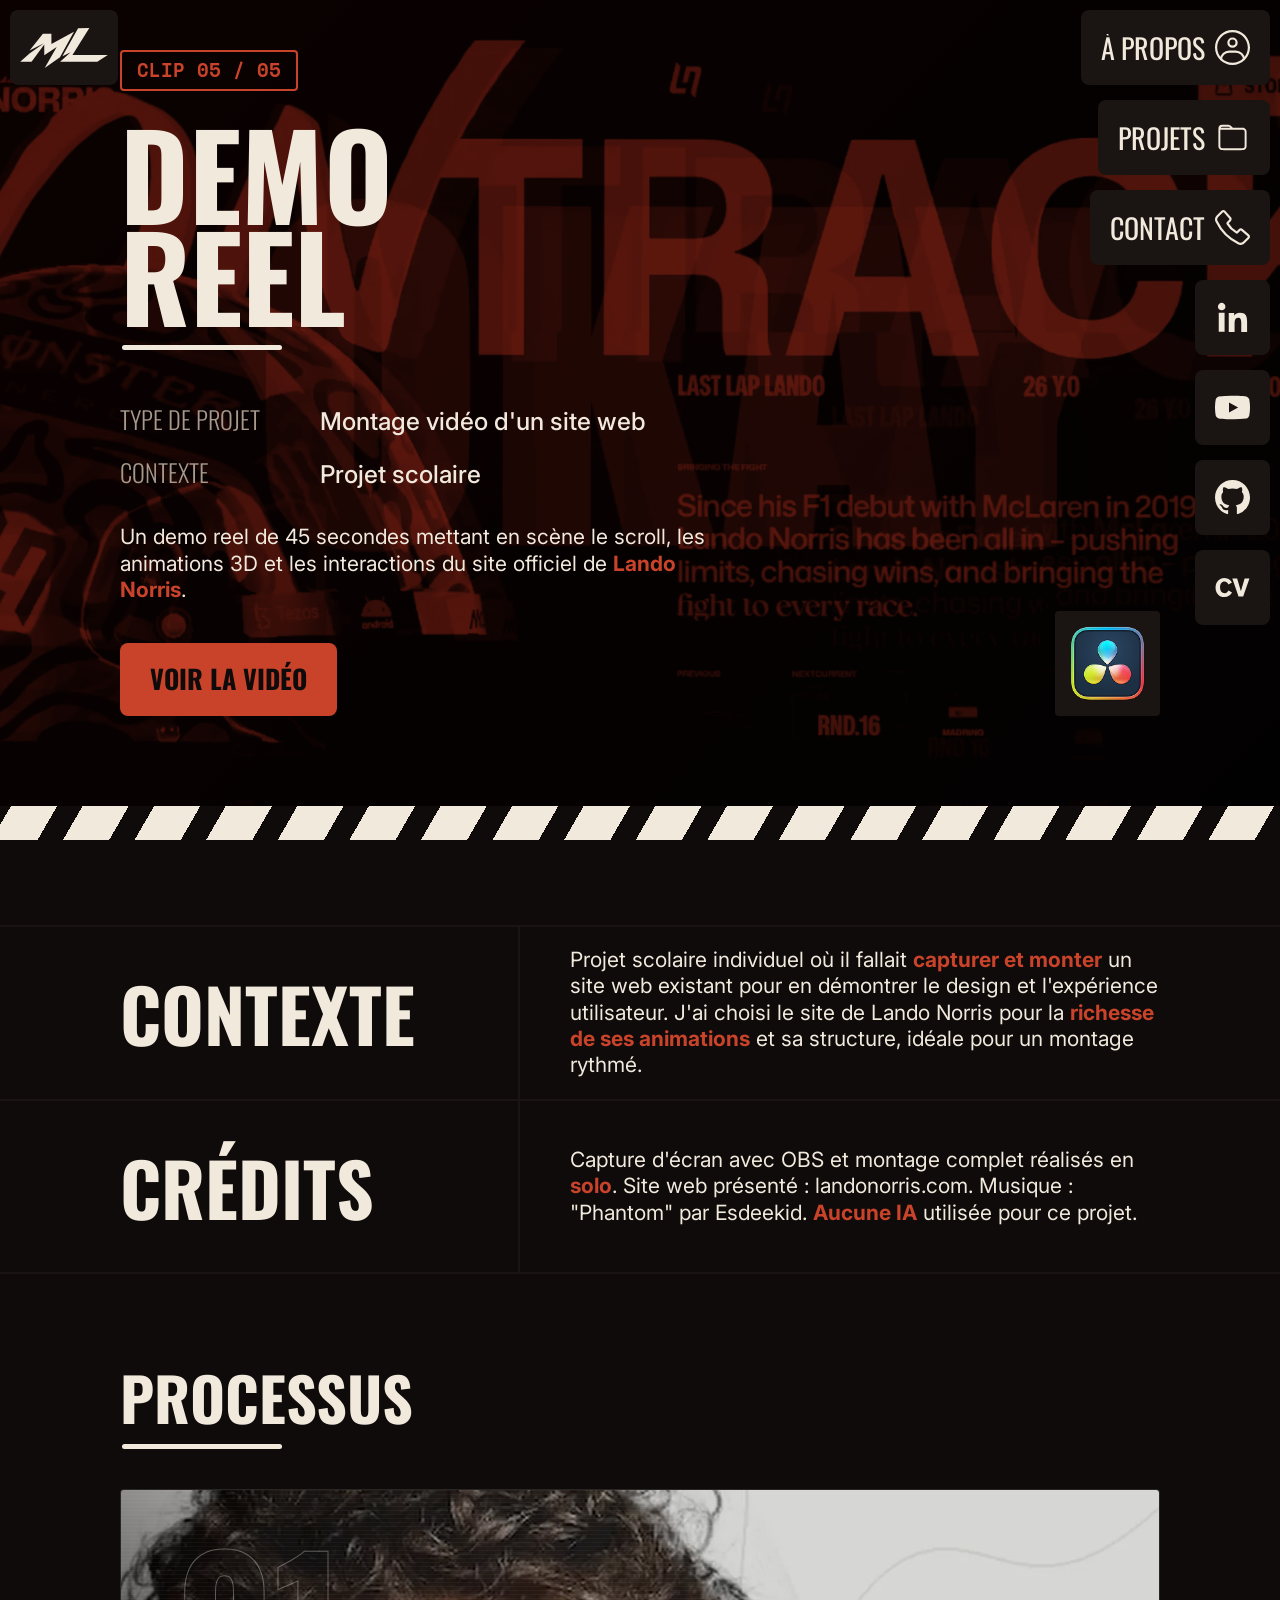
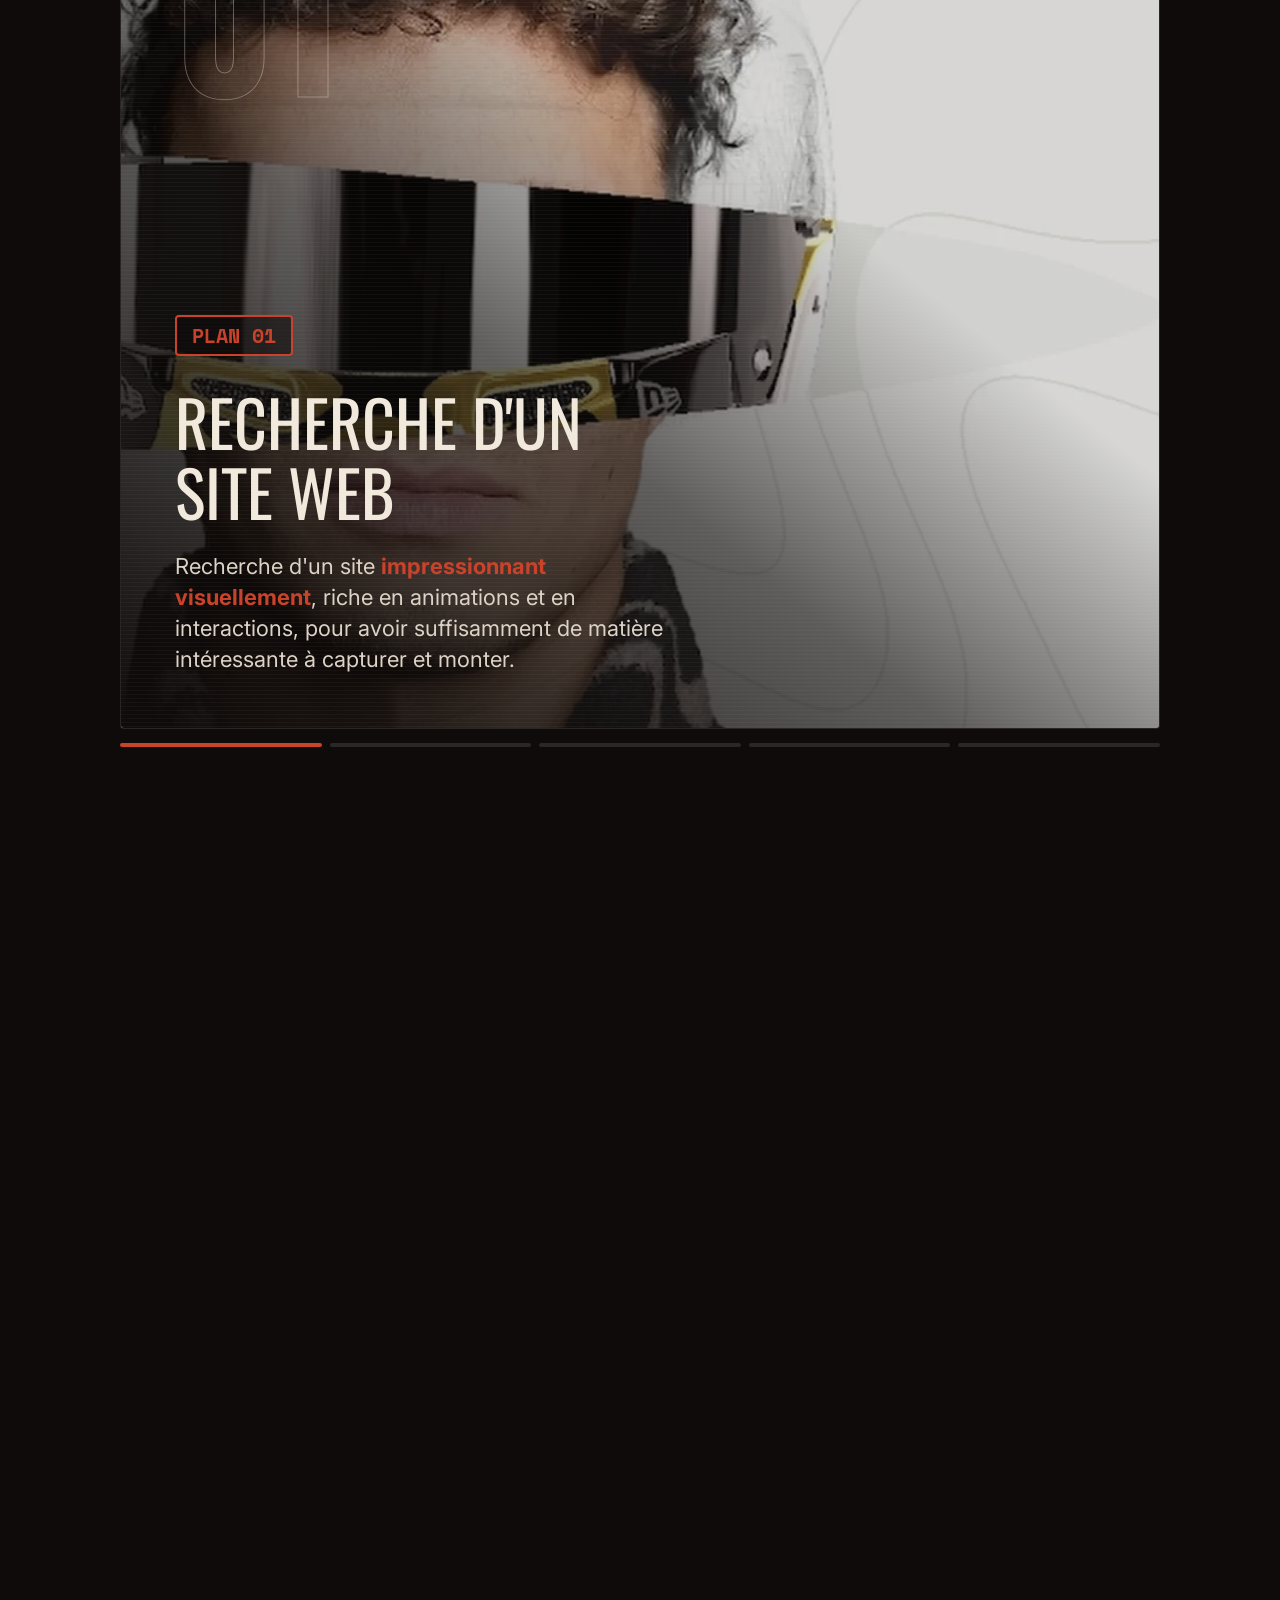
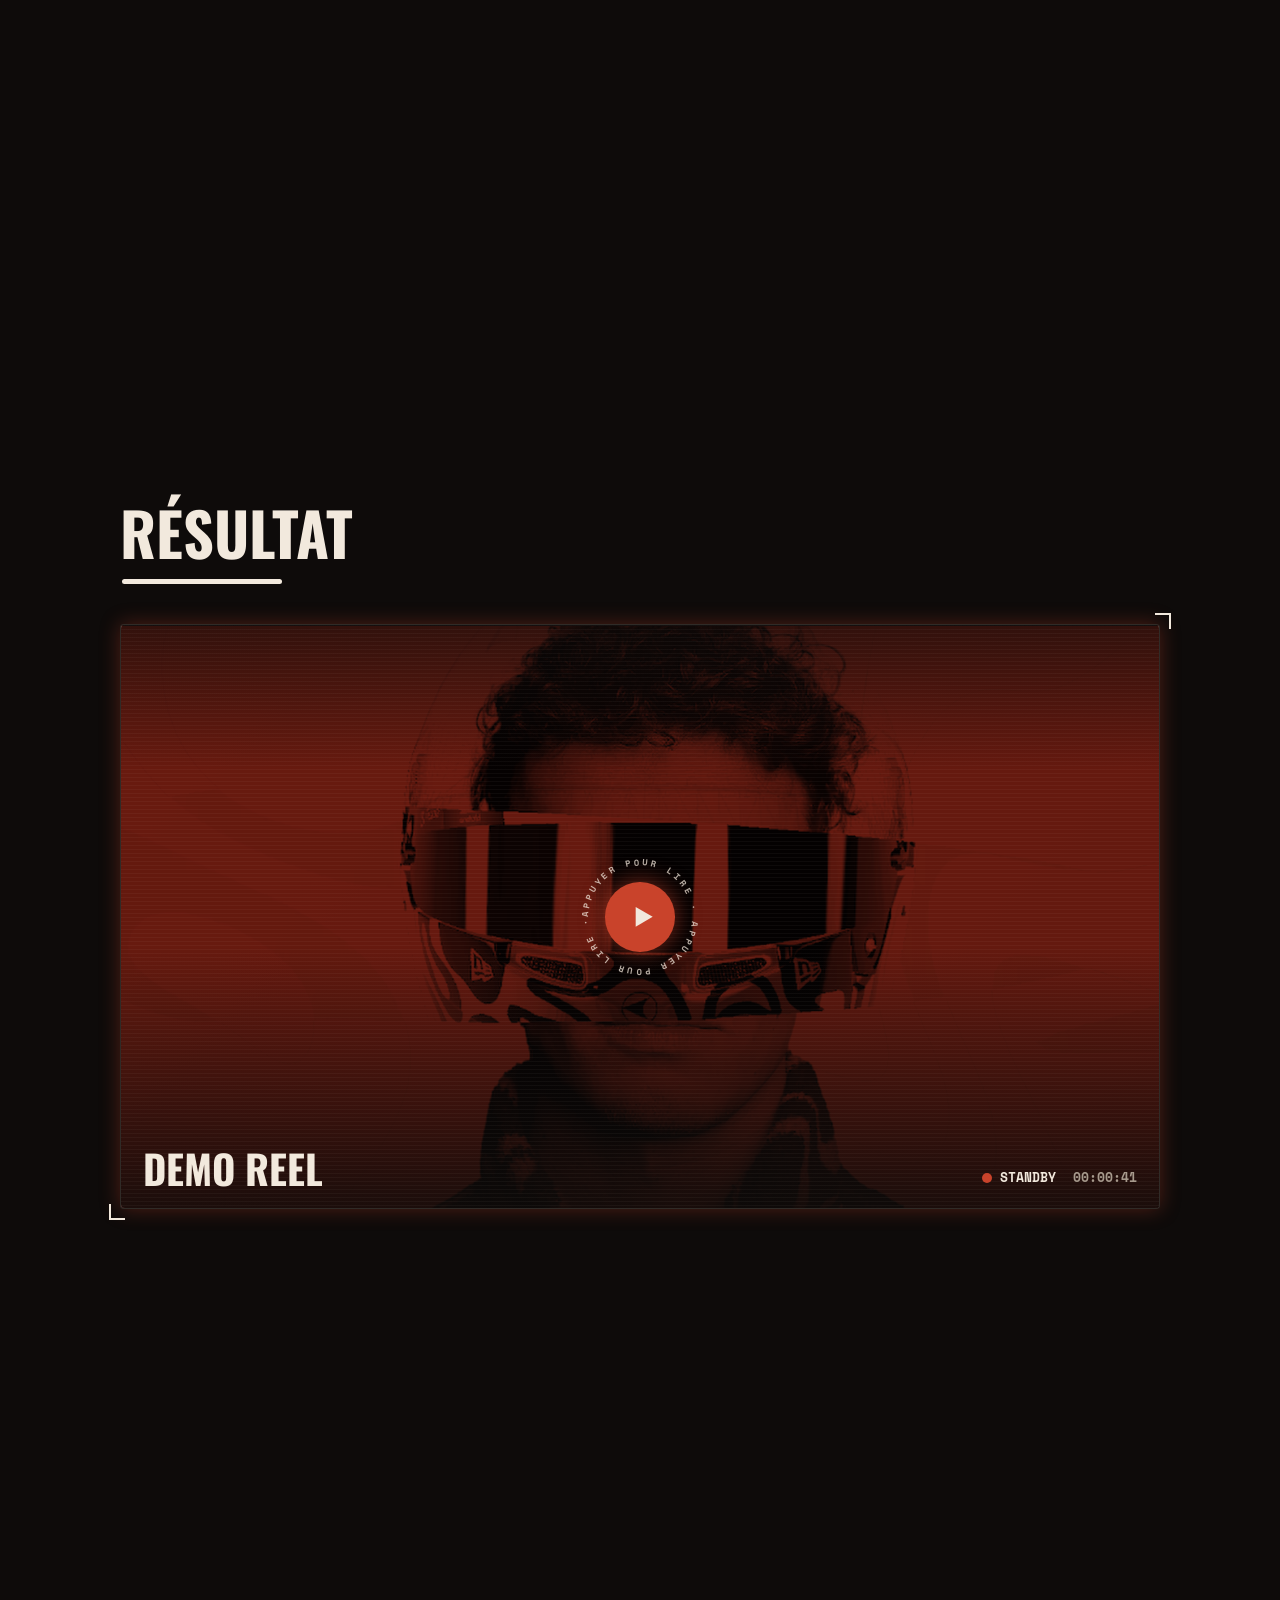
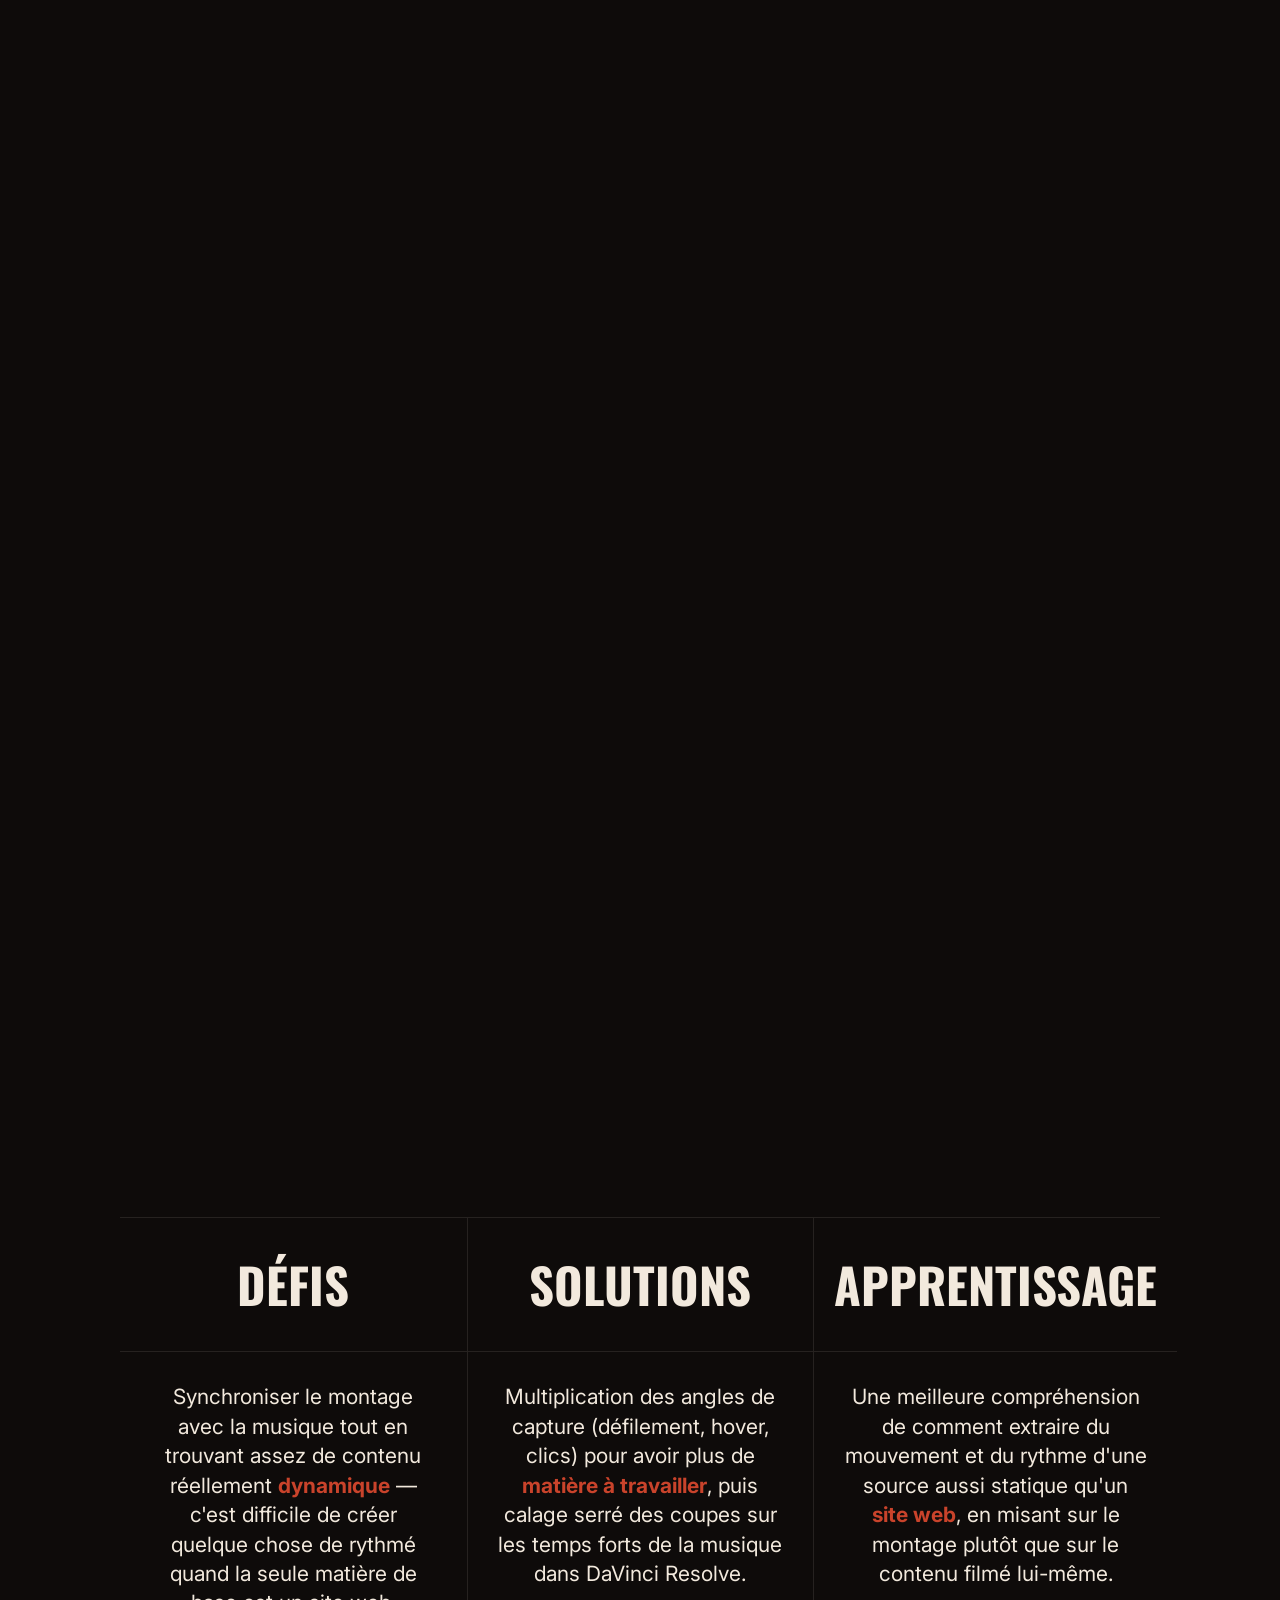
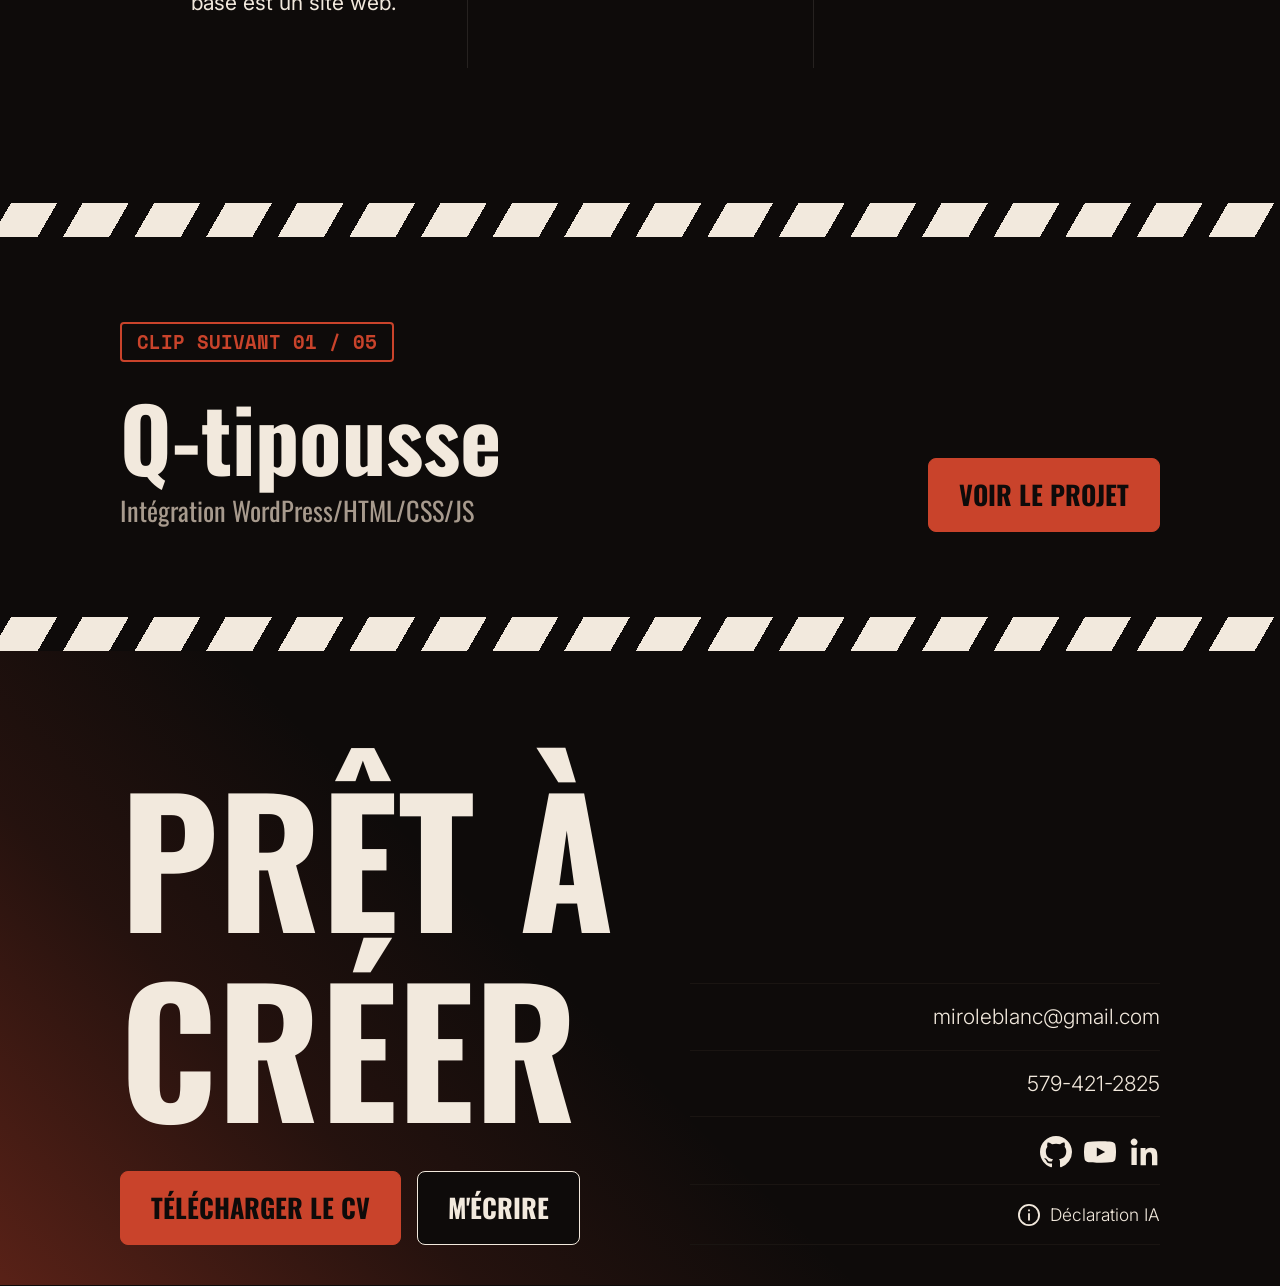
<file: fiche5.html>
<!DOCTYPE html>
<html lang="fr">

<head>
    <meta charset="utf-8" />
    <meta name="viewport" content="width=device-width, initial-scale=1.0" />
    <title>Demo reel — Miro Leblanc</title>
    <meta name="description" content="Demo reel de 45 secondes mettant en scène
le scroll, les animations 3D et les interactions du site officiel de Lando Norris." />
    <meta name="theme-color" content="#0E0B0A" />

    <link rel="icon" type="image/svg+xml" href="assets/favicon/favicon.svg" />
    <link rel="icon" type="image/png" sizes="32x32" href="assets/favicon/favicon-32.png" />
    <link rel="icon" type="image/png" sizes="256x256" href="assets/favicon/favicon-256.png" />
    <link rel="apple-touch-icon" href="assets/favicon/apple-touch-icon.png" />

    <meta property="og:type" content="website" />
    <meta property="og:locale" content="fr_CA" />
    <meta property="og:site_name" content="Miro Leblanc" />
    <meta property="og:title" content="Demo reel — Miro Leblanc" />
    <meta property="og:description" content="Demo reel de 45 secondes mettant en scène
le scroll, les animations 3D et les interactions du site officiel de Lando Norris." />
    <meta property="og:url" content="https://miroleblanc.github.io/fiche5.html" />
    <meta property="og:image" content="https://miroleblanc.github.io/assets/og/fiche5.jpg" />
    <meta property="og:image:width" content="1200" />
    <meta property="og:image:height" content="630" />
    <meta name="twitter:card" content="summary_large_image" />

    <link rel="preconnect" href="https://fonts.googleapis.com">
    <link rel="preconnect" href="https://fonts.gstatic.com" crossorigin>
    <link href="https://fonts.googleapis.com/css2?family=Inter:ital,opsz,wght@0,14..32,100..900;1,14..32,100..900&family=Oswald:wght@200..700&family=Space+Mono:ital,wght@0,400;0,700;1,400;1,700&display=swap" rel="stylesheet">

    <link rel="stylesheet" href="styles/main.css" />

    <script src="scripts/main.js" defer></script>
    <script>
        try {
            var clap = JSON.parse(sessionStorage.getItem('clap'));
            if (clap) {
                sessionStorage.removeItem('clap');
                document.documentElement.classList.add('clap-ferme');
                document.documentElement.style.setProperty('--clap-titre', JSON.stringify(clap.titre));
                document.documentElement.style.setProperty('--clap-scene', JSON.stringify(clap.scene));

                // texte de l'ardoise caché tant que les polices ne sont pas prêtes (sinon il saute de police)
                if (document.fonts) {
                    var polices = function() {
                        document.documentElement.classList.remove('clap-polices');
                    };
                    document.documentElement.classList.add('clap-polices');
                    Promise.all([
                        document.fonts.load('700 1em Oswald', clap.titre),
                        document.fonts.load('700 1em "Space Mono"', clap.scene),
                    ]).then(polices, polices);
                    setTimeout(polices, 1000);
                }
            }

            sessionStorage.setItem('visite', '1');
        } catch (e) {}
    </script>
</head>

<body data-component="Scrolly">
    <div class="curseur" data-component="Curseur" aria-hidden="true">
        <div class="curseur__rond"></div>
    </div>

    <div class="clap-transition" data-component="Transition" aria-hidden="true">
        <div class="clap-transition__haut"></div>
        <div class="clap-transition__bas">
            <div class="clap-transition__ardoise">
                <div class="clap-transition__ligne">
                    <p>Prod. Miro Leblanc</p>
                    <p>Prise 01</p>
                </div>
                <p class="clap-transition__titre"></p>
                <div class="clap-transition__ligne">
                    <p class="clap-transition__scene"></p>
                    <p>Intégration multimédia</p>
                </div>
            </div>
        </div>
    </div>

    <!-- Header -->
    <header class="header" data-component="Header">
        <nav class="nav">
            <a href="index.html" class="logo" aria-label="Miro Leblanc — accueil"><svg class="icon" aria-hidden="true">
                    <use class="logo__echo" href="#icon-logo"></use>
                    <use href="#icon-logo"></use>
                </svg></a>

            <button class="nav__toggle js-toggle" type="button" aria-label="Ouvrir le menu" aria-expanded="false" aria-controls="menu">
                <svg class="icon">
                    <use href="#icon-menu"></use>
                </svg>
            </button>

            <ul class="nav__list" id="menu">
                <li class="nav__item"><a href="index.html#about" class="nav__link"><span class="nav__label">À propos</span><svg class="icon">
                            <use href="#icon-about"></use>
                        </svg></a></li>
                <li class="nav__item"><a href="index.html#projets" class="nav__link"><span class="nav__label">Projets</span><svg class="icon">
                            <use href="#icon-projets"></use>
                        </svg></a></li>
                <li class="nav__item"><a href="index.html#contact" class="nav__link"><span class="nav__label">Contact</span><svg class="icon">
                            <use href="#icon-contact"></use>
                        </svg></a></li>
                <li class="nav__item nav__item__icon"><a href="https://www.linkedin.com/in/miro-leblanc-4770b6442" class="nav__link" target="_blank" rel="noopener"><span class="nav__label">LinkedIn</span><svg class="icon">
                            <use href="#icon-linkedin"></use>
                        </svg></a></li>
                <li class="nav__item nav__item__icon"><a href="https://www.youtube.com/@MiroLeBlanc" class="nav__link" target="_blank" rel="noopener"><span class="nav__label">YouTube</span><svg class="icon">
                            <use href="#icon-youtube"></use>
                        </svg></a></li>
                <li class="nav__item nav__item__icon"><a href="https://github.com/MiroLeBlanc" class="nav__link" target="_blank" rel="noopener"><span class="nav__label">GitHub</span><svg class="icon">
                            <use href="#icon-github"></use>
                        </svg></a></li>
                <li class="nav__item nav__item__icon"><a href="assets/cv/CV_Miro_Leblanc.pdf" class="nav__link" target="_blank" rel="noopener"><span class="nav__label">Curriculum vitae</span><svg class="icon">
                            <use href="#icon-cv"></use>
                        </svg></a></li>
            </ul>
        </nav>
    </header>

    <section class="hero">
        <div class="hero__media">
            <video src="assets/videos/projet5.mp4" poster="assets/images/affiche-projet5.webp" autoplay muted loop playsinline></video>
        </div>

        <div class="wrapper">
            <div class="gauche">
                <p class="surtitre">CLIP 05 / 05</p>
                <h1>
                    Demo <br />
                    reel
                </h1>
                <div class="type">
                    <p>TYPE DE PROJET</p>
                    <p>Montage vidéo d'un site web</p>
                </div>
                <div class="contexte">
                    <p>CONTEXTE</p>
                    <p>Projet scolaire</p>
                </div>
                <p class="intention">
                    Un demo reel de 45 secondes mettant en scène le scroll, les animations 3D et les interactions du site officiel de <span>Lando Norris</span>.
                </p>
                <a href="#video" class="bouton">VOIR LA VIDÉO</a>
            </div>

            <div class="droite">
                <div class="logo"><img src="assets/images/davinci.png" alt="DaVinci Resolve" /></div>
            </div>
        </div>
    </section>

    <div class="clap"></div>

    <section class="infos">
        <div class="contexte">
            <div class="wrapper">
                <h2>Contexte</h2>
                <p>
                    Projet scolaire individuel où il fallait <span>capturer et monter</span> un site web existant pour en démontrer le design et l'expérience
                    utilisateur. J'ai choisi le site de Lando Norris pour la <span>richesse de ses animations</span> et sa structure, idéale pour un montage rythmé.
                </p>
            </div>
        </div>
        <div class="credits">
            <div class="wrapper">
                <h2>Crédits</h2>
                <p>
                    Capture d'écran avec OBS et montage complet réalisés en <span>solo</span>. Site web présenté : landonorris.com. Musique : "Phantom" par
                    Esdeekid. <span>Aucune IA</span> utilisée pour ce projet.
                </p>
            </div>
        </div>
    </section>

    <section class="processus" data-component="Horiz">
        <div class="wrapper">
            <h2>Processus</h2>

            <div class="plans js-horiz">
                <div class="plan1 js-panel">
                    <p class="plan">PLAN 01</p>
                    <h3>Recherche d'un site web</h3>
                    <p>
                        Recherche d'un site <span>impressionnant visuellement</span>, riche en animations et en interactions, pour avoir suffisamment de matière
                        intéressante à capturer et monter.
                    </p>
                    <div class="media">
                        <img src="assets/images/demo1.webp" alt="" />
                    </div>
                </div>

                <div class="plan2 js-panel">
                    <p class="plan">PLAN 02</p>
                    <h3>Capture du site</h3>
                    <p>
                        Capture d'écran du site avec OBS, en <span>défilant automatiquement</span> à l'aide de la molette pour un mouvement fluide, puis en
                        <span>interagissant</span> avec les différents contenus et effets de survol pour couvrir un maximum d'animations.
                    </p>
                    <div class="media">
                        <img src="assets/images/demo2.webp" alt="" />
                    </div>
                </div>

                <div class="plan3 js-panel">
                    <p class="plan">PLAN 03</p>
                    <h3>Sélection des clips et montage initial</h3>
                    <p>
                        Visionnage de toutes les captures pour en retenir les <span>meilleurs extraits</span>, puis insertion et organisation de ces clips dans
                        <span>DaVinci Resolve</span> pour construire la structure du montage.
                    </p>
                    <div class="media">
                        <img src="assets/images/demo3.webp" alt="" />
                    </div>
                </div>

                <div class="plan4 js-panel">
                    <p class="plan">PLAN 04</p>
                    <h3>Ajout d'effets spéciaux et de transitions</h3>
                    <p>
                        Ajout de transitions entre les clips et <span>d'effets spéciaux</span> pour dynamiser l'enchaînement des sections du site et renforcer le
                        rythme du montage.
                    </p>
                    <div class="media">
                        <img src="assets/images/demo4.webp" alt="" />
                    </div>
                </div>

                <div class="plan5 js-panel">
                    <p class="plan">PLAN 05</p>
                    <h3>Finalisation du projet</h3>
                    <p>
                        Révision complète du montage, ajustements de timing et vérification que l'ensemble respecte les
                        <span>caractéristiques techniques</span> demandées
                    </p>
                    <div class="media">
                        <img src="assets/images/demo5.webp" alt="" />
                    </div>
                </div>
            </div>
        </div>
    </section>

    <div class="titre_video" id="video">
        <div class="wrapper">
            <h2>Résultat</h2>
        </div>
    </div>

    <section class="video_fiche" data-component="PleinEcran">
        <div class="wrapper">
            <div class="video" data-component="YouTube" data-video-id="zVffpaP5VRM">
                <div class="js-video"></div>
                <button class="video__lancer js-lancer" type="button" aria-label="Lire la vidéo : Demo reel (41 secondes)">
                    <img class="video__miniature" src="assets/images/miniature-demo-reel.webp" alt="" loading="lazy" decoding="async" />
                    <span class="video__haut">
                        <span class="video__etat">Standby</span>
                        <span class="video__duree">00:00:41</span>
                    </span>
                    <span class="video__play" aria-hidden="true">
                        <svg class="video__anneau" viewBox="0 0 120 120">
                            <defs>
                                <path id="anneau-video" d="M60 60m-50 0a50 50 0 1 1 100 0a50 50 0 1 1-100 0" />
                            </defs>
                            <text>
                                <textPath href="#anneau-video" textLength="312" lengthAdjust="spacing">Appuyer pour lire · Appuyer pour lire ·</textPath>
                            </text>
                        </svg>
                        <span class="video__disque"><span class="video__triangle"></span></span>
                    </span>
                    <span class="video__titre">Demo reel</span>
                </button>
            </div>
        </div>
    </section>

    <section class="denouement">
        <div class="wrapper">
            <div class="cards">
                <div class="card">
                    <h2>Défis</h2>
                    <p>
                        Synchroniser le montage avec la musique tout en trouvant assez de contenu réellement <span>dynamique</span> — c'est difficile de créer
                        quelque chose de rythmé quand la seule matière de base est un site web.
                    </p>
                </div>
                <div class="card">
                    <h2>Solutions</h2>
                    <p>
                        Multiplication des angles de capture (défilement, hover, clics) pour avoir plus de <span>matière à travailler</span>, puis calage serré des
                        coupes sur les temps forts de la musique dans DaVinci Resolve.
                    </p>
                </div>
                <div class="card">
                    <h2>Apprentissage</h2>
                    <p>
                        Une meilleure compréhension de comment extraire du mouvement et du rythme d'une source aussi statique qu'un <span>site web</span>, en misant
                        sur le montage plutôt que sur le contenu filmé lui-même.
                    </p>
                </div>
            </div>
        </div>
    </section>

    <div class="clap"></div>
    <section class="suivant">
        <div class="wrapper">
            <div class="gauche">
                <p class="surtitre">CLIP SUIVANT 01 / 05</p>
                <h2>Q-tipousse</h2>
                <p>Intégration WordPress/HTML/CSS/JS</p>
            </div>
            <div class="droite">
                <a href="fiche1.html" class="bouton">VOIR LE PROJET</a>
            </div>
        </div>
    </section>
    <div class="clap"></div>
    <!-- Footer / Contact -->
    <footer class="footer" id="contact">
        <div class="wrapper" data-scrolly="contact">
            <div class="gauche">
                <h2><span>Prêt à</span><br /><span>créer</span></h2>
                <div class="boutons">
                    <a href="assets/cv/CV_Miro_Leblanc.pdf" class="bouton bouton--plein" download>Télécharger le CV</a>
                    <a href="mailto:miroleblanc@gmail.com" class="bouton bouton--sombre">M'écrire</a>
                </div>
            </div>

            <ul class="droite">
                <li>
                    <a href="mailto:miroleblanc@gmail.com" class="courriel" data-component="CopierCourriel">miroleblanc@gmail.com</a>
                </li>
                <li>
                    <a href="tel:+15794212825">579-421-2825</a>
                </li>
                <li class="reseaux">
                    <a href="https://github.com/MiroLeBlanc" target="_blank" rel="noopener" aria-label="GitHub">
                        <svg class="icon">
                            <use href="#icon-github"></use>
                        </svg>
                    </a>
                    <a href="https://www.youtube.com/@MiroLeBlanc" target="_blank" rel="noopener" aria-label="YouTube">
                        <svg class="icon">
                            <use href="#icon-youtube"></use>
                        </svg>
                    </a>
                    <a href="https://www.linkedin.com/in/miro-leblanc-4770b6442" target="_blank" rel="noopener" aria-label="LinkedIn">
                        <svg class="icon">
                            <use href="#icon-linkedin"></use>
                        </svg>
                    </a>
                </li>
                <li>
                    <a href="declaration-ia.html" class="mentionia">
                        <svg class="icon">
                            <use href="#icon-ia"></use>
                        </svg>
                        Déclaration IA
                        <span class="mentionia__rouge" aria-hidden="true">
                            <svg class="icon">
                                <use href="#icon-ia"></use>
                            </svg>
                            Déclaration IA
                        </span>
                    </a>
                </li>
            </ul>
        </div>
    </footer>

</body>

</html>
</file>
<file: styles/main.css>
@charset "UTF-8";
/* ==========================================================================
   cover / tools
   ========================================================================== */
/* ==========================================================================
   cover / typo
   ========================================================================== */
/* ==========================================================================
   COLORS / SETTINGS
   ========================================================================== */
:root {
  --color-neutre: #f2e9dd;
  --color-texte-secondaire: #a79a8d;
  --color-surface: #1a1512;
  --color-red: #c9432b;
  --color-blue: #2d6ff2;
  --color-bg-primary: #0e0b0a;
  --color-bg-fonce: #0b0908;
}

/* ==========================================================================
   FONTS / SETTINGS
   ========================================================================== */
:root {
  --font-primary: 'Oswald', sans-serif;
  --font-secondary: 'Inter', sans-serif;
  --font-number: 'Space Mono', monospace;
  --font-size-content: 1.125rem;
  --font-size-h1: 10rem;
  --font-size-h2: 7rem;
  --font-size-h3: 3.5rem;
}

/* ==========================================================================
   DIMENSIONS / SETTINGS
   ========================================================================== */
:root {
  --spacing-xs: 1rem;
  --spacing-sm: 2rem;
  --spacing-md: 4rem;
  --spacing-lg: 6rem;
  --grid-gap: 30px;
  --wrapper-padding: 120px;
}
@media (max-width: 1200px) {
  :root {
    --wrapper-padding: 60px;
  }
}
@media (max-width: 768px) {
  :root {
    --wrapper-padding: 20px;
  }
}

/* ==========================================================================
   easing / settings
   ========================================================================== */
/*! normalize.css v8.0.1 | MIT License | github.com/necolas/normalize.css */
/* Document
   ========================================================================== */
/**
 * 1. Correct the line height in all browsers.
 * 2. Prevent adjustments of font size after orientation changes in iOS.
 */
html {
  line-height: 1.15; /* 1 */
  -webkit-text-size-adjust: 100%; /* 2 */
}

/* Sections
   ========================================================================== */
/**
 * Remove the margin in all browsers.
 */
body {
  margin: 0;
}

/**
 * Render the `main` element consistently in IE.
 */
main {
  display: block;
}

/**
 * Correct the font size and margin on `h1` elements within `section` and
 * `article` contexts in Chrome, Firefox, and Safari.
 */
h1 {
  font-size: 2em;
  margin: 0.67em 0;
}

/* Grouping content
   ========================================================================== */
/**
 * 1. Add the correct box sizing in Firefox.
 * 2. Show the overflow in Edge and IE.
 */
hr {
  box-sizing: content-box; /* 1 */
  height: 0; /* 1 */
  overflow: visible; /* 2 */
}

/**
 * 1. Correct the inheritance and scaling of font size in all browsers.
 * 2. Correct the odd `em` font sizing in all browsers.
 */
pre {
  font-family: monospace, monospace; /* 1 */
  font-size: 1em; /* 2 */
}

/* Text-level semantics
   ========================================================================== */
/**
 * Remove the gray background on active links in IE 10.
 */
a {
  background-color: transparent;
}

/**
 * 1. Remove the bottom border in Chrome 57-
 * 2. Add the correct text decoration in Chrome, Edge, IE, Opera, and Safari.
 */
abbr[title] {
  border-bottom: none; /* 1 */
  text-decoration: underline; /* 2 */
  -webkit-text-decoration: underline dotted;
          text-decoration: underline dotted; /* 2 */
}

/**
 * Add the correct font weight in Chrome, Edge, and Safari.
 */
b,
strong {
  font-weight: bolder;
}

/**
 * 1. Correct the inheritance and scaling of font size in all browsers.
 * 2. Correct the odd `em` font sizing in all browsers.
 */
code,
kbd,
samp {
  font-family: monospace, monospace; /* 1 */
  font-size: 1em; /* 2 */
}

/**
 * Add the correct font size in all browsers.
 */
small {
  font-size: 80%;
}

/**
 * Prevent `sub` and `sup` elements from affecting the line height in
 * all browsers.
 */
sub,
sup {
  font-size: 75%;
  line-height: 0;
  position: relative;
  vertical-align: baseline;
}

sub {
  bottom: -0.25em;
}

sup {
  top: -0.5em;
}

/* Embedded content
   ========================================================================== */
/**
 * Remove the border on images inside links in IE 10.
 */
img {
  border-style: none;
}

/* Forms
   ========================================================================== */
/**
 * 1. Change the font styles in all browsers.
 * 2. Remove the margin in Firefox and Safari.
 */
button,
input,
optgroup,
select,
textarea {
  font-family: inherit; /* 1 */
  font-size: 100%; /* 1 */
  line-height: 1.15; /* 1 */
  margin: 0; /* 2 */
}

/**
 * Show the overflow in IE.
 * 1. Show the overflow in Edge.
 */
button,
input { /* 1 */
  overflow: visible;
}

/**
 * Remove the inheritance of text transform in Edge, Firefox, and IE.
 * 1. Remove the inheritance of text transform in Firefox.
 */
button,
select { /* 1 */
  text-transform: none;
}

/**
 * Correct the inability to style clickable types in iOS and Safari.
 */
button,
[type=button],
[type=reset],
[type=submit] {
  -webkit-appearance: button;
}

/**
 * Remove the inner border and padding in Firefox.
 */
button::-moz-focus-inner,
[type=button]::-moz-focus-inner,
[type=reset]::-moz-focus-inner,
[type=submit]::-moz-focus-inner {
  border-style: none;
  padding: 0;
}

/**
 * Restore the focus styles unset by the previous rule.
 */
button:-moz-focusring,
[type=button]:-moz-focusring,
[type=reset]:-moz-focusring,
[type=submit]:-moz-focusring {
  outline: 1px dotted ButtonText;
}

/**
 * Correct the padding in Firefox.
 */
fieldset {
  padding: 0.35em 0.75em 0.625em;
}

/**
 * 1. Correct the text wrapping in Edge and IE.
 * 2. Correct the color inheritance from `fieldset` elements in IE.
 * 3. Remove the padding so developers are not caught out when they zero out
 *    `fieldset` elements in all browsers.
 */
legend {
  box-sizing: border-box; /* 1 */
  color: inherit; /* 2 */
  display: table; /* 1 */
  max-width: 100%; /* 1 */
  padding: 0; /* 3 */
  white-space: normal; /* 1 */
}

/**
 * Add the correct vertical alignment in Chrome, Firefox, and Opera.
 */
progress {
  vertical-align: baseline;
}

/**
 * Remove the default vertical scrollbar in IE 10+.
 */
textarea {
  overflow: auto;
}

/**
 * 1. Add the correct box sizing in IE 10.
 * 2. Remove the padding in IE 10.
 */
[type=checkbox],
[type=radio] {
  box-sizing: border-box; /* 1 */
  padding: 0; /* 2 */
}

/**
 * Correct the cursor style of increment and decrement buttons in Chrome.
 */
[type=number]::-webkit-inner-spin-button,
[type=number]::-webkit-outer-spin-button {
  height: auto;
}

/**
 * 1. Correct the odd appearance in Chrome and Safari.
 * 2. Correct the outline style in Safari.
 */
[type=search] {
  -webkit-appearance: textfield; /* 1 */
  outline-offset: -2px; /* 2 */
}

/**
 * Remove the inner padding in Chrome and Safari on macOS.
 */
[type=search]::-webkit-search-decoration {
  -webkit-appearance: none;
}

/**
 * 1. Correct the inability to style clickable types in iOS and Safari.
 * 2. Change font properties to `inherit` in Safari.
 */
::-webkit-file-upload-button {
  -webkit-appearance: button; /* 1 */
  font: inherit; /* 2 */
}

/* Interactive
   ========================================================================== */
/*
 * Add the correct display in Edge, IE 10+, and Firefox.
 */
details {
  display: block;
}

/*
 * Add the correct display in all browsers.
 */
summary {
  display: list-item;
}

/* Misc
   ========================================================================== */
/**
 * Add the correct display in IE 10+.
 */
template {
  display: none;
}

/**
 * Add the correct display in IE 10.
 */
[hidden] {
  display: none;
}

/* ==========================================================================
   RESET / GENERIC
   ========================================================================== */
html {
  box-sizing: border-box;
}

*,
*:before,
*:after {
  box-sizing: inherit;
}

img {
  max-width: 100%;
}

/* ==========================================================================
   BODY / ELEMENT
   Le body permet d'initialiser les propriétés générales de la page.
   Les éléments de la page vont hérités des propriétés inscrite dans body
   ========================================================================== */
html {
  scroll-behavior: smooth;
  scrollbar-width: thin;
  scrollbar-color: rgba(201, 67, 43, 0.55) var(--color-bg-primary);
}
html::-webkit-scrollbar {
  width: 8px;
}
html::-webkit-scrollbar-track {
  background-color: var(--color-bg-primary);
}
html::-webkit-scrollbar-thumb {
  background-color: rgba(201, 67, 43, 0.55);
  border: 2px solid var(--color-bg-primary);
  border-radius: 4px;
}
html::-webkit-scrollbar-thumb:hover {
  background-color: var(--color-red);
}
html.barre-cachee {
  scrollbar-color: transparent var(--color-bg-primary);
}
html.barre-cachee::-webkit-scrollbar-thumb {
  background-color: transparent;
}

body {
  background: var(--color-bg-primary);
  color: var(--color-neutre);
  font-family: var(--font-secondary);
  font-size: var(--font-size-content);
  line-height: 1.6;
}

@media (prefers-reduced-motion: reduce) {
  html {
    scroll-behavior: auto;
  }
  *,
  *::before,
  *::after {
    animation-duration: 0.01ms !important;
    animation-iteration-count: 1 !important;
    transition-duration: 0.01ms !important;
  }
}
/* ==========================================================================
   TYPOGRAPHY / ELEMENT
   ========================================================================== */
h1,
h2,
h3,
h4,
h5,
h6 {
  font-family: var(--font-primary);
  line-height: 1;
  font-weight: bold;
  margin: 0;
}

h1 {
  font-size: var(--font-size-h1);
  margin-top: 0;
  color: var(--color-neutre);
}

h2 {
  font-size: var(--font-size-h2);
  color: var(--color-neutre);
}

h3 {
  font-size: var(--font-size-h3);
  margin-bottom: 5px;
  text-transform: uppercase;
}

h4 {
  font-size: var(--font-size-h3);
}

h5 {
  font-size: var(--font-size-h5);
}

h6 {
  font-size: var(--font-size-h6);
}

p {
  margin: 0;
}

/* ==========================================================================
   LINKS / ELEMENTS
   Style de base de tous les liens et bouton du site
   ========================================================================== */
a {
  color: var(--color-red);
  text-decoration: none;
}
a:hover {
  color: var(--color-red);
  text-decoration: underline;
}
a.disabled {
  color: #e2e2e2;
}

a:focus-visible,
button:focus-visible {
  outline: 2px solid var(--color-neutre);
  outline-offset: 4px;
}

/* ==========================================================================
   WRAPPER / ELEMENT
   ========================================================================== */
.wrapper {
  max-width: 1440px;
  margin: 0 auto;
  padding: 0 var(--wrapper-padding);
}

/* ==========================================================================
   icons / component
   ========================================================================== */
.icon {
  fill: currentColor;
  display: inline-block;
  flex: 0 0 auto;
  height: 1em;
  vertical-align: middle;
  width: 1em;
  stroke: transparent;
}

.icon--stroke {
  fill: transparent;
  stroke: currentColor;
}

.icon--xs {
  height: 0.75em;
  width: 0.75em;
}

.icon--sm {
  height: 0.8em;
  width: 0.8em;
}

.icon--md {
  height: 1.25em;
  width: 1.25em;
}

.icon--lg {
  height: 1.75em;
  width: 1.75em;
}

.icon--xl {
  height: 5em;
  width: 5em;
}

.has-curseur,
.has-curseur * {
  cursor: none !important;
}

.curseur {
  position: fixed;
  top: 0;
  left: 0;
  z-index: 1000;
  width: 30px;
  height: 30px;
  translate: -50% -50%;
  mix-blend-mode: screen;
  pointer-events: none;
  opacity: 0;
  transition: opacity 0.3s ease;
}
.curseur.is-visible {
  opacity: 1;
}

.curseur__rond {
  width: 100%;
  height: 100%;
  border-radius: 50%;
  background-color: var(--color-red);
  transition: scale 0.15s ease;
}

.curseur.is-clic .curseur__rond {
  scale: 0.8;
}

.clap-transition {
  position: fixed;
  inset: 0;
  z-index: 900;
  overflow: hidden;
  visibility: hidden;
  pointer-events: none;
}
.clap-ferme .clap-transition, .clap-fermeture .clap-transition, .clap-ouverture .clap-transition {
  visibility: visible;
  pointer-events: auto;
}
.clap-ferme .clap-transition {
  animation: clap-secours 0s 5s forwards;
}
.clap-fermeture .clap-transition {
  animation: clap-secousse 0.6s linear;
}

.clap-transition__haut,
.clap-transition__bas {
  position: absolute;
  left: -10%;
  width: 120%;
  height: calc(50% + 1px);
  background-color: var(--color-bg-primary);
}

.clap-transition__haut {
  top: 0;
  transform-origin: 0 100%;
  translate: 0 -110%;
  rotate: -10deg;
}
.clap-transition__haut::after {
  content: "";
  position: absolute;
  left: 0;
  right: 0;
  bottom: 0;
  height: 56px;
  background: repeating-linear-gradient(-60deg, transparent 0px, transparent 26px, var(--color-neutre) 26px, var(--color-neutre) 70px);
}
@media (max-width: 768px) {
  .clap-transition__haut::after {
    height: 36px;
  }
}
.clap-ferme .clap-transition__haut {
  translate: 0 0;
  rotate: 0deg;
}
.clap-fermeture .clap-transition__haut {
  animation: clap-haut-ferme 0.6s forwards;
}
.clap-ouverture .clap-transition__haut {
  animation: clap-haut-ouvre 0.85s forwards;
}

.clap-transition__bas {
  bottom: 0;
  translate: 0 110%;
  display: flex;
  align-items: center;
  justify-content: center;
  padding-top: 56px;
}
@media (max-width: 768px) {
  .clap-transition__bas {
    padding-top: 36px;
  }
}
.clap-transition__bas::before {
  content: "";
  position: absolute;
  top: 0;
  left: 0;
  right: 0;
  height: 56px;
  background: repeating-linear-gradient(60deg, transparent 0px, transparent 26px, var(--color-neutre) 26px, var(--color-neutre) 70px);
}
@media (max-width: 768px) {
  .clap-transition__bas::before {
    height: 36px;
  }
}
.clap-ferme .clap-transition__bas {
  translate: 0 0;
}
.clap-fermeture .clap-transition__bas {
  animation: clap-bas-ferme 0.45s cubic-bezier(0.19, 1, 0.22, 1) forwards;
}
.clap-ouverture .clap-transition__bas {
  animation: clap-bas-ouvre 0.85s forwards;
}

.clap-transition__ardoise {
  width: min(900px, 80vw);
  border: 2px solid var(--color-neutre);
  border-radius: 4px;
}
.clap-transition__ardoise * {
  transition: color 0.2s ease;
}
.clap-polices .clap-transition__ardoise * {
  color: transparent;
}

.clap-transition__ligne {
  display: flex;
  justify-content: space-between;
  padding: 14px 24px;
  font-family: var(--font-number);
  font-weight: 700;
  font-size: clamp(0.63rem, 0.63vw + 0.44rem, 1rem);
  line-height: 125%;
  text-transform: uppercase;
  color: var(--color-texte-secondaire);
}
@media (max-width: 768px) {
  .clap-transition__ligne {
    padding: 10px 14px;
  }
}

.clap-transition__titre {
  padding: 6px 24px;
  border-top: 2px solid var(--color-neutre);
  border-bottom: 2px solid var(--color-neutre);
  font-family: var(--font-primary);
  font-weight: 700;
  font-size: clamp(2.75rem, 6.88vw + 0.69rem, 6.88rem);
  line-height: 1.1;
  text-transform: uppercase;
  white-space: nowrap;
  overflow: hidden;
  text-overflow: ellipsis;
  color: var(--color-neutre);
}
@media (max-width: 768px) {
  .clap-transition__titre {
    padding: 6px 14px;
    white-space: normal;
    line-height: 1.05;
  }
}
.clap-transition__titre::before {
  content: var(--clap-titre, "Miro Leblanc");
}

.clap-transition__scene {
  color: var(--color-red);
}
.clap-transition__scene::before {
  content: var(--clap-scene, "Portfolio");
}

@keyframes clap-haut-ferme {
  0% {
    translate: 0 -110%;
    rotate: -10deg;
    animation-timing-function: cubic-bezier(0.165, 0.84, 0.44, 1);
  }
  45% {
    translate: 0 0;
    rotate: -10deg;
    animation-timing-function: cubic-bezier(0.895, 0.03, 0.685, 0.22);
  }
  78% {
    rotate: 0deg;
    animation-timing-function: cubic-bezier(0.25, 0.46, 0.45, 0.94);
  }
  87% {
    rotate: -1.2deg;
    animation-timing-function: cubic-bezier(0.55, 0.085, 0.68, 0.53);
  }
  100% {
    translate: 0 0;
    rotate: 0deg;
  }
}
@keyframes clap-bas-ferme {
  from {
    translate: 0 110%;
  }
  to {
    translate: 0 0;
  }
}
@keyframes clap-secousse {
  0%, 76% {
    translate: 0 0;
  }
  80% {
    translate: -6px 4px;
  }
  85% {
    translate: 5px -3px;
  }
  90% {
    translate: -3px 2px;
  }
  95% {
    translate: 2px -1px;
  }
  100% {
    translate: 0 0;
  }
}
@keyframes clap-haut-ouvre {
  0% {
    translate: 0 0;
    rotate: 0deg;
    animation-timing-function: cubic-bezier(0.165, 0.84, 0.44, 1);
  }
  30% {
    translate: 0 0;
    rotate: -10deg;
    animation-timing-function: cubic-bezier(0.77, 0, 0.175, 1);
  }
  100% {
    translate: 0 -110%;
    rotate: -10deg;
  }
}
@keyframes clap-bas-ouvre {
  0%, 25% {
    translate: 0 0;
    animation-timing-function: cubic-bezier(0.77, 0, 0.175, 1);
  }
  100% {
    translate: 0 110%;
  }
}
@keyframes clap-secours {
  to {
    visibility: hidden;
  }
}
.has-js.intro-ouverte {
  overflow: hidden;
  scrollbar-gutter: stable;
}

.intro-ouverte .header {
  opacity: 0;
}
.intro-ouverte:not(.intro-attente) .hub .texte::before,
.intro-ouverte:not(.intro-attente) .hub .texte::after,
.intro-ouverte:not(.intro-attente) .hub .bottom > * {
  transition: none;
}

.intro {
  --flou: 14px;
  --lumiere: 0.85;
  position: fixed;
  inset: 0;
  z-index: 950;
  display: none;
  overflow: hidden;
  background-color: var(--color-bg-primary);
  color: var(--color-neutre);
}
.intro-ouverte .intro {
  display: block;
}
.intro:focus {
  outline: none;
}
.intro-ouverte:not(.has-js) .intro {
  animation: intro-secours 0s 6s forwards;
}
.intro.is-sans-objectif {
  background-color: transparent;
  backdrop-filter: blur(var(--flou)) brightness(var(--lumiere));
}

.intro__objectif {
  position: absolute;
  inset: 0;
  display: block;
  width: 100%;
  height: 100%;
}

.intro__voile {
  position: absolute;
  inset: 0;
  pointer-events: none;
  background: repeating-linear-gradient(to bottom, rgba(242, 233, 221, 0.035) 0px, rgba(242, 233, 221, 0.035) 1px, transparent 1px, transparent 4px), radial-gradient(ellipse at center, transparent 40%, rgba(14, 11, 10, 0.8) 100%);
}

.intro__interface {
  position: absolute;
  inset: 0;
}

.intro__haut {
  position: absolute;
  top: clamp(1.5rem, 1.67vw + 1rem, 2.5rem);
  left: var(--wrapper-padding);
  right: var(--wrapper-padding);
  display: flex;
  justify-content: space-between;
  align-items: center;
  gap: 16px;
  font-family: var(--font-number);
  font-weight: 700;
  font-size: clamp(0.63rem, 0.42vw + 0.5rem, 0.88rem);
  line-height: 1;
  text-transform: uppercase;
  color: var(--color-texte-secondaire);
}
.intro__haut p {
  display: flex;
  align-items: center;
  white-space: pre;
}
@media (max-width: 768px) {
  .intro__haut .intro__date,
  .intro__haut .intro__expo {
    display: none;
  }
}

.intro__pile {
  position: relative;
  width: 24px;
  height: 12px;
  margin-left: 12px;
  padding: 2px;
  border: 1.5px solid currentColor;
  border-radius: 2px;
  background: linear-gradient(to right, currentColor 70%, transparent 70%) content-box;
}
.intro__pile::after {
  content: "";
  position: absolute;
  top: 2.5px;
  right: -4.5px;
  width: 2.5px;
  height: 4px;
  border-radius: 0 1px 1px 0;
  background-color: currentColor;
}

.intro__cadre,
.intro__centre {
  position: absolute;
  top: clamp(5.63rem, 3.13vw + 4.69rem, 7.5rem);
  bottom: clamp(6.88rem, 4.17vw + 5.63rem, 9.38rem);
  left: var(--wrapper-padding);
  right: var(--wrapper-padding);
}

.intro__cadre::before, .intro__cadre::after {
  content: "";
  position: absolute;
  border: 0 solid rgba(242, 233, 221, 0.12);
}
.intro__cadre::before {
  inset: 0 33.333%;
  border-left-width: 1px;
  border-right-width: 1px;
}
.intro__cadre::after {
  inset: 33.333% 0;
  border-top-width: 1px;
  border-bottom-width: 1px;
}

.intro__coin {
  position: absolute;
  width: clamp(1.5rem, 2.5vw + 0.75rem, 3rem);
  height: clamp(1.5rem, 2.5vw + 0.75rem, 3rem);
  border: 0 solid var(--color-neutre);
}
.intro__coin--hg, .intro__coin--hd {
  top: clamp(5.63rem, 3.13vw + 4.69rem, 7.5rem);
  border-top-width: 2px;
}
.intro__coin--bg, .intro__coin--bd {
  bottom: clamp(6.88rem, 4.17vw + 5.63rem, 9.38rem);
  border-bottom-width: 2px;
}
.intro__coin--hg, .intro__coin--bg {
  left: var(--wrapper-padding);
  border-left-width: 2px;
}
.intro__coin--hd, .intro__coin--bd {
  right: var(--wrapper-padding);
  border-right-width: 2px;
}

.intro__centre {
  display: flex;
  flex-direction: column;
  justify-content: center;
  align-items: center;
  gap: clamp(1rem, 1.04vw + 0.69rem, 1.63rem);
  text-align: center;
  pointer-events: none;
}

.intro__surtitre {
  font-family: var(--font-primary);
  font-weight: 400;
  font-size: clamp(1.88rem, 2.29vw + 1.19rem, 3.25rem);
  line-height: 1.1;
  text-transform: uppercase;
}

.intro__consigne {
  font-family: var(--font-number);
  font-weight: 700;
  font-size: clamp(0.63rem, 0.31vw + 0.53rem, 0.81rem);
  text-transform: uppercase;
  color: var(--color-texte-secondaire);
}

.intro__rec {
  position: relative;
  width: clamp(7.5rem, 4.17vw + 6.25rem, 10rem);
  aspect-ratio: 1;
  padding: 0;
  border: 0;
  border-radius: 50%;
  background: none;
  color: var(--color-neutre);
  cursor: pointer;
  pointer-events: auto;
}
.intro:not(.is-lance) .intro__rec:hover .intro__disque, .intro:not(.is-lance) .intro__rec:focus-visible .intro__disque {
  scale: 1.22;
  animation: none;
  box-shadow: 0 0 0 12px rgba(201, 67, 43, 0.3), 0 0 0 28px rgba(201, 67, 43, 0.12), 0 0 90px 14px rgba(201, 67, 43, 0.85);
}
.intro:not(.is-lance) .intro__rec:hover .intro__anneau, .intro:not(.is-lance) .intro__rec:focus-visible .intro__anneau {
  opacity: 1;
  scale: 1.12;
}
.intro:not(.is-lance) .intro__rec:hover .intro__libelle, .intro:not(.is-lance) .intro__rec:focus-visible .intro__libelle {
  letter-spacing: 0.22em;
}
.intro__rec:focus-visible {
  outline: 2px solid var(--color-neutre);
  outline-offset: 6px;
}
.is-lance .intro__rec {
  outline: none;
  pointer-events: none;
}

.intro__anneau {
  position: absolute;
  inset: 0;
  width: 100%;
  height: 100%;
  overflow: visible;
  fill: var(--color-neutre);
  font-family: var(--font-number);
  font-weight: 700;
  font-size: 8.5px;
  text-transform: uppercase;
  opacity: 0.75;
  transition: opacity 0.4s ease, scale 0.6s cubic-bezier(0.19, 1, 0.22, 1);
  animation: video-anneau 14s linear infinite;
}

.intro__disque {
  position: absolute;
  inset: 22%;
  display: flex;
  align-items: center;
  justify-content: center;
  border-radius: 50%;
  background-color: var(--color-red);
  box-shadow: 0 0 24px rgba(201, 67, 43, 0.6);
  animation: intro-pret 2s ease-out infinite;
  transition: scale 0.5s cubic-bezier(0.175, 0.885, 0.32, 1.275), box-shadow 0.4s ease;
}
.is-lance .intro__disque {
  scale: 1;
  animation: none;
  transition: none;
}

.intro__libelle {
  font-family: var(--font-number);
  font-weight: 700;
  font-size: clamp(0.88rem, 0.42vw + 0.75rem, 1.13rem);
  letter-spacing: 0.1em;
  transition: letter-spacing 0.5s cubic-bezier(0.19, 1, 0.22, 1);
}

.intro__enregistrement {
  position: absolute;
  inset: clamp(0.5rem, 0.83vw + 0.25rem, 1rem);
  border: 2px solid var(--color-red);
  border-radius: 6px;
  box-shadow: 0 0 24px rgba(201, 67, 43, 0.45), inset 0 0 32px rgba(201, 67, 43, 0.3);
  opacity: 0;
  pointer-events: none;
}
.intro__enregistrement::before {
  content: "● REC";
  position: absolute;
  top: 0;
  left: 50%;
  translate: -50% -50%;
  padding: 4px 12px;
  border-radius: 3px;
  background-color: var(--color-red);
  color: var(--color-bg-primary);
  font-family: var(--font-number);
  font-weight: 700;
  font-size: clamp(0.63rem, 0.21vw + 0.56rem, 0.75rem);
  line-height: 1;
}

.intro__flash {
  position: absolute;
  inset: 0;
  background-color: var(--color-neutre);
  opacity: 0;
  pointer-events: none;
}

.intro__bas {
  position: absolute;
  left: var(--wrapper-padding);
  right: var(--wrapper-padding);
  bottom: 40px;
  display: flex;
  justify-content: space-between;
  align-items: center;
}
@media (max-width: 1024px) {
  .intro__bas {
    bottom: 32px;
  }
}
@media (max-width: 768px) {
  .intro__bas {
    bottom: 24px;
  }
}
.intro__bas p {
  font-family: var(--font-number);
  font-weight: 700;
  line-height: 125%;
  font-size: clamp(0.75rem, 0.83vw + 0.5rem, 1.25rem);
}
.intro__bas .scroller {
  display: flex;
  justify-content: center;
  align-items: center;
  gap: 10px;
}
@media (max-width: 768px) {
  .intro__bas .scroller {
    gap: 6px;
  }
}
.intro__bas .scroller .icon {
  color: var(--color-neutre);
  width: 14px;
  height: 10px;
  animation: hub-fleche 1.8s ease-in-out infinite;
}
@media (max-width: 768px) {
  .intro__bas .scroller .icon {
    width: 10px;
    height: 8px;
  }
}
@media (max-width: 768px) {
  .intro__bas .rec::before {
    width: 10px;
    height: 10px;
  }
}
.intro__bas .rec.is-standby::before {
  background-color: var(--color-texte-secondaire);
  animation: none;
}

.intro__allumage {
  position: absolute;
  inset: 0;
  pointer-events: none;
}

.intro__volet {
  position: absolute;
  top: 0;
  left: 0;
  right: 0;
  height: 50.5%;
  background-color: var(--color-bg-primary);
}
.intro__volet--bas {
  top: auto;
  bottom: 0;
}

.intro__trait {
  position: absolute;
  top: 50%;
  left: 0;
  right: 0;
  height: 2px;
  margin-top: -1px;
  background-color: var(--color-neutre);
  box-shadow: 0 0 12px rgba(242, 233, 221, 0.9), 0 0 48px rgba(242, 233, 221, 0.5);
  transform: scaleX(0);
}

.intro__journal {
  position: absolute;
  top: 50%;
  left: 50%;
  display: flex;
  flex-direction: column;
  gap: clamp(0.63rem, 0.42vw + 0.5rem, 0.88rem);
  width: min(560px, 100% - 2 * var(--wrapper-padding));
  translate: -50% -50%;
  font-family: var(--font-number);
  font-weight: 700;
  font-size: clamp(0.69rem, 0.31vw + 0.59rem, 0.88rem);
  line-height: 1;
  text-transform: uppercase;
  color: var(--color-texte-secondaire);
}
.intro__journal p {
  display: flex;
  align-items: baseline;
  gap: 12px;
  clip-path: inset(0 100% 0 0);
}
.intro__journal i {
  flex: 1;
  border-bottom: 2px dotted rgba(167, 154, 141, 0.35);
}
.intro__journal span:last-child {
  color: var(--color-neutre);
}
.intro__journal .intro__signal {
  animation: hub-rec 0.6s steps(1) infinite;
}
.intro__journal .intro__signal.is-ok {
  color: var(--color-red);
  animation: none;
}

@keyframes intro-pret {
  0% {
    box-shadow: 0 0 24px rgba(201, 67, 43, 0.6), 0 0 0 0 rgba(201, 67, 43, 0.5);
  }
  100% {
    box-shadow: 0 0 24px rgba(201, 67, 43, 0.6), 0 0 0 22px rgba(201, 67, 43, 0);
  }
}
@keyframes intro-secours {
  to {
    visibility: hidden;
  }
}
.hub {
  position: relative;
  min-height: 100vh;
  display: flex;
  flex-direction: column;
  justify-content: flex-end;
  padding: 140px 0 40px;
  overflow: hidden;
  isolation: isolate;
}
@media (max-width: 1024px) {
  .hub {
    padding: 110px 0 32px;
  }
}
@media (max-width: 768px) {
  .hub {
    min-height: 0;
    justify-content: flex-start;
    padding: 0 0 24px;
  }
}
.hub .hub__media {
  position: absolute;
  inset: 0;
  z-index: -1;
  background: linear-gradient(135deg, #4a130b 0%, #240a06 60%, var(--color-bg-primary) 100%);
}
@media (max-width: 768px) {
  .hub .hub__media {
    position: relative;
    inset: auto;
    height: 52svh;
    min-height: 300px;
    -webkit-mask-image: linear-gradient(to bottom, #000 55%, transparent 100%);
            mask-image: linear-gradient(to bottom, #000 55%, transparent 100%);
  }
}
.hub .hub__media video,
.hub .hub__media img {
  width: 100%;
  height: 100%;
  -o-object-fit: cover;
     object-fit: cover;
  filter: grayscale(1) contrast(1.1);
  opacity: 0.7;
}
.hub .hub__media::after {
  content: "";
  position: absolute;
  inset: 0;
  background-color: #7a1f12;
  mix-blend-mode: multiply;
}
.hub .wrapper {
  width: 100%;
}
@media (max-width: 768px) {
  .hub .wrapper {
    margin-top: -110px;
  }
}
.hub .content {
  display: flex;
  justify-content: space-between;
  align-items: end;
}
@media (max-width: 1024px) {
  .hub .content {
    flex-direction: column;
    align-items: flex-start;
    gap: 30px;
  }
}
.hub .texte {
  position: relative;
  padding: 20px 0 20px 20px;
}
@media (max-width: 768px) {
  .hub .texte {
    padding: 16px 0 16px 16px;
  }
}
.hub .texte::before, .hub .texte::after {
  content: "";
  position: absolute;
  left: 0;
  width: 14px;
  height: 14px;
  border: 0 solid var(--color-neutre);
  border-left-width: 2px;
}
.hub .texte::before {
  top: 0;
  border-top-width: 2px;
}
.hub .texte::after {
  bottom: 0;
  border-bottom-width: 2px;
}
.hub .texte .surtitre {
  font-weight: 400;
  font-size: clamp(0.88rem, 1.04vw + 0.56rem, 1.5rem);
  text-transform: uppercase;
  font-family: var(--font-primary);
}
.hub .texte h1 {
  font-weight: 700;
  font-size: clamp(5.25rem, 11.04vw + 1.94rem, 11.88rem);
  line-height: 0.95;
  text-transform: uppercase;
  font-family: var(--font-primary);
  margin: 20px 0px;
}
@media (max-width: 768px) {
  .hub .texte h1 {
    margin: 12px 0px;
  }
}
@media (max-width: 375px) {
  .hub .texte h1 {
    font-size: 4.5rem;
  }
}
.hub .texte p {
  font-family: var(--font-secondary);
  font-weight: 400;
  font-size: clamp(1rem, 0.63vw + 0.81rem, 1.38rem);
  line-height: 125%;
  max-width: 687px;
}
.hub .texte p span {
  font-weight: 700;
}
.hub .bouton {
  display: inline-block;
  font-family: var(--font-primary);
  font-weight: 700;
  font-size: clamp(1.13rem, 1.04vw + 0.81rem, 1.75rem);
  line-height: 125%;
  color: var(--color-red);
  text-transform: uppercase;
  padding: 20px 40px;
  border: solid 2px var(--color-red);
  border-radius: 8px;
  transition: background-color 0.3s ease;
}
@media (max-width: 768px) {
  .hub .bouton {
    padding: 14px 24px;
  }
}
.hub .bouton:hover {
  background-color: var(--color-red);
  color: var(--color-bg-primary);
  text-decoration: none;
}
.hub .divider {
  border-top: solid 1px rgba(242, 233, 221, 0.5);
  margin: 40px 0px 30px;
}
@media (max-width: 768px) {
  .hub .divider {
    margin: 24px 0px 16px;
  }
}
.hub .bottom {
  display: flex;
  justify-content: space-between;
  align-items: center;
}
.hub .bottom p {
  font-family: var(--font-number);
  font-weight: 700;
  line-height: 125%;
  font-size: clamp(0.75rem, 0.83vw + 0.5rem, 1.25rem);
}
.hub .scroller {
  display: flex;
  justify-content: center;
  align-items: center;
  gap: 10px;
}
@media (max-width: 768px) {
  .hub .scroller {
    gap: 6px;
  }
}
.hub .scroller .icon {
  color: var(--color-neutre);
  width: 14px;
  height: 10px;
  animation: hub-fleche 1.8s ease-in-out infinite;
}
@media (max-width: 768px) {
  .hub .scroller .icon {
    width: 10px;
    height: 8px;
  }
}
@media (max-width: 768px) {
  .hub .rec::before {
    width: 10px;
    height: 10px;
  }
}

.rec {
  display: flex;
  align-items: center;
  gap: 8px;
}
.rec::before {
  content: "";
  width: 16px;
  height: 16px;
  border-radius: 50%;
  background-color: var(--color-red);
  animation: hub-rec 1.2s steps(1) infinite;
}

@keyframes hub-rec {
  50% {
    opacity: 0;
  }
}
@keyframes hub-fleche {
  0%, 100% {
    translate: 0 -1px;
  }
  50% {
    translate: 0 3px;
  }
}
.header {
  position: fixed;
  top: 0;
  left: 0;
  width: 100%;
  z-index: 100;
  pointer-events: none;
}
.header .nav {
  display: flex;
  justify-content: space-between;
  align-items: flex-start;
  pointer-events: none;
}
.header .nav .nav__list {
  margin: 10px;
  padding: 0;
  list-style: none;
  display: flex;
  flex-direction: column;
  align-items: flex-end;
  gap: 15px;
}
@media (max-width: 1024px) {
  .header .nav .nav__list {
    position: fixed;
    inset: 0;
    margin: 0;
    padding: 110px var(--wrapper-padding) 80px;
    flex-direction: row;
    flex-wrap: wrap;
    align-content: center;
    align-items: center;
    gap: 12px;
    background-color: var(--color-bg-primary);
    opacity: 0;
    visibility: hidden;
    transition: opacity 0.4s ease, visibility 0.4s;
  }
  .nav-is-active .header .nav .nav__list {
    opacity: 1;
    visibility: visible;
    pointer-events: auto;
  }
  .header .nav .nav__list::after {
    content: "";
    position: absolute;
    left: 0;
    right: 0;
    bottom: 0;
    height: 34px;
    background: repeating-linear-gradient(-60deg, transparent 0px, transparent 22px, var(--color-neutre) 22px, var(--color-neutre) 62px);
  }
}
.header .nav .nav__list .nav__item {
  background-color: var(--color-surface);
  border-radius: 8px;
  pointer-events: auto;
  transition: background-color 0.3s ease;
}
.header .nav .nav__list .nav__item:hover, .header .nav .nav__list .nav__item.is-active {
  background-color: var(--color-red);
}
.header .nav .nav__list .nav__item:hover .nav__link, .header .nav .nav__list .nav__item.is-active .nav__link {
  color: var(--color-bg-primary);
  text-decoration: none;
}
@media (max-width: 1024px) {
  .header .nav .nav__list .nav__item {
    opacity: 0;
    translate: 0 20px;
    transition: background-color 0.3s ease, opacity 0.5s ease, translate 0.5s cubic-bezier(0.19, 1, 0.22, 1);
  }
  .nav-is-active .header .nav .nav__list .nav__item {
    opacity: 1;
    translate: 0 0;
  }
  .header .nav .nav__list .nav__item:nth-child(1) {
    transition-delay: 0s, 0.05s, 0.05s;
  }
  .header .nav .nav__list .nav__item:nth-child(2) {
    transition-delay: 0s, 0.1s, 0.1s;
  }
  .header .nav .nav__list .nav__item:nth-child(3) {
    transition-delay: 0s, 0.15s, 0.15s;
  }
  .header .nav .nav__list .nav__item:nth-child(4) {
    transition-delay: 0s, 0.2s, 0.2s;
  }
  .header .nav .nav__list .nav__item:nth-child(5) {
    transition-delay: 0s, 0.25s, 0.25s;
  }
  .header .nav .nav__list .nav__item:nth-child(6) {
    transition-delay: 0s, 0.3s, 0.3s;
  }
  .header .nav .nav__list .nav__item:nth-child(7) {
    transition-delay: 0s, 0.35s, 0.35s;
  }
}
@media (max-width: 1024px) {
  .header .nav .nav__list .nav__item:not(.nav__item__icon) {
    flex: 0 0 100%;
    background-color: transparent;
    border-radius: 0;
    border-bottom: 1px solid rgba(242, 233, 221, 0.15);
  }
  .header .nav .nav__list .nav__item:not(.nav__item__icon):hover, .header .nav .nav__list .nav__item:not(.nav__item__icon).is-active {
    background-color: transparent;
  }
  .header .nav .nav__list .nav__item:not(.nav__item__icon):hover .nav__link, .header .nav .nav__list .nav__item:not(.nav__item__icon).is-active .nav__link {
    color: var(--color-red);
  }
  .header .nav .nav__list .nav__item:not(.nav__item__icon) .nav__link {
    justify-content: space-between;
    height: auto;
    padding: 18px 0;
    font-size: clamp(2.25rem, 2.08vw + 1.63rem, 3.5rem);
  }
  .header .nav .nav__list .nav__item:not(.nav__item__icon) .nav__label {
    max-width: none;
    margin-right: 0;
  }
}
@media (max-width: 1024px) {
  .header .nav .nav__list .nav__item__icon {
    margin-top: 24px;
  }
  .header .nav .nav__list .nav__item__icon .nav__link {
    height: 56px;
    padding: 0 16px;
  }
  .header .nav .nav__list .nav__item__icon .icon {
    width: 26px;
    height: 26px;
  }
}
.header .nav .nav__list .nav__link {
  color: var(--color-neutre);
  font-family: var(--font-primary);
  font-weight: 400;
  font-size: 28px;
  line-height: 1;
  text-transform: uppercase;
  display: flex;
  justify-content: flex-end;
  align-items: center;
  height: 75px;
  padding: 0 20px;
}
.header .nav .nav__list .nav__link .icon {
  width: 35px;
  height: 35px;
}
.header .nav .nav__list .nav__label {
  display: block;
  max-width: 200px;
  margin-right: 10px;
  overflow: hidden;
  white-space: nowrap;
  transition: max-width 0.3s ease, margin 0.3s ease;
}
.header .nav .nav__list .nav__item__icon .nav__label {
  max-width: 0;
  margin-right: 0;
}
.header .nav .nav__list .nav__item:hover .nav__label {
  max-width: 200px;
  margin-right: 10px;
}
@media (max-width: 1024px) {
  .header .nav .nav__list .nav__item__icon:hover .nav__label {
    max-width: 0;
    margin-right: 0;
  }
}
.header .nav__toggle {
  display: none;
}
@media (max-width: 1024px) {
  .header .nav__toggle {
    position: fixed;
    top: 10px;
    right: 10px;
    z-index: 2;
    display: flex;
    align-items: center;
    justify-content: center;
    width: 56px;
    height: 56px;
    padding: 0;
    border: 0;
    border-radius: 8px;
    background-color: var(--color-surface);
    color: var(--color-neutre);
    cursor: pointer;
    pointer-events: auto;
    transition: background-color 0.3s ease, color 0.3s ease;
  }
  .header .nav__toggle .icon {
    width: 26px;
    height: 20px;
  }
  .nav-is-active .header .nav__toggle {
    background-color: var(--color-red);
    color: var(--color-bg-primary);
  }
}
.header .logo {
  position: relative;
  z-index: 2;
  isolation: isolate;
  overflow: hidden;
  display: flex;
  align-items: center;
  justify-content: center;
  height: 75px;
  margin: 10px;
  padding: 0 10px;
  border-radius: 8px;
  background-color: var(--color-surface);
  color: var(--color-neutre);
  pointer-events: auto;
  transition: color 0.3s ease;
}
@media (max-width: 1024px) {
  .header .logo {
    height: 56px;
    padding: 0 12px;
  }
}
.header .logo::before {
  content: "";
  position: absolute;
  inset: 0;
  z-index: -1;
  background-color: var(--color-red);
  scale: 0 1;
  transform-origin: left;
  transition: scale 0.5s cubic-bezier(0.19, 1, 0.22, 1);
}
.header .logo .icon {
  display: block;
  overflow: visible;
  width: 88px;
  height: 40px;
  transition: transform 0.45s cubic-bezier(0.175, 0.885, 0.32, 1.275);
}
@media (max-width: 1024px) {
  .header .logo .icon {
    width: 70px;
    height: 32px;
  }
}
.header .logo .logo__echo {
  opacity: 0;
  transition: opacity 0.3s ease, transform 0.5s cubic-bezier(0.19, 1, 0.22, 1);
}
.header .logo:hover, .header .logo:focus-visible {
  color: var(--color-bg-primary);
  text-decoration: none;
}
.header .logo:hover::before, .header .logo:focus-visible::before {
  scale: 1 1;
}
.header .logo:hover .icon, .header .logo:focus-visible .icon {
  transform: translateX(3px) skewX(-8deg);
}
.header .logo:hover .logo__echo, .header .logo:focus-visible .logo__echo {
  color: var(--color-neutre);
  opacity: 0.35;
  transform: translateX(-10px);
}

.nav-is-compact .header .nav .nav__list .nav__label {
  max-width: 0;
  margin-right: 0;
}
.nav-is-compact .header .nav .nav__list .nav__item:hover .nav__label {
  max-width: 200px;
  margin-right: 10px;
}
@media (max-width: 1024px) {
  .nav-is-compact .header .nav .nav__list .nav__item:not(.nav__item__icon) .nav__label {
    max-width: none;
    margin-right: 0;
  }
}
@media (max-width: 1024px) {
  .nav-is-compact .header .nav .nav__list .nav__item__icon:hover .nav__label {
    max-width: 0;
    margin-right: 0;
  }
}

@media (max-width: 1024px) {
  .nav-is-active {
    overflow: hidden;
  }
}

.apropos {
  position: relative;
  isolation: isolate;
}

.apropos__grille {
  position: sticky;
  top: 0;
  z-index: -1;
  display: block;
  width: 100%;
  height: 100vh;
  margin-bottom: -100vh;
  pointer-events: none;
}

.about {
  margin: 135px 0px;
}
@media (max-width: 768px) {
  .about {
    margin: 80px 0px;
    overflow-x: clip;
  }
}
.about h2 {
  font-family: var(--font-primary);
  font-weight: 700;
  font-size: clamp(3rem, 4.38vw + 1.69rem, 5.63rem);
  line-height: 125%;
  text-transform: uppercase;
  position: relative;
  padding-bottom: 25px;
  margin-bottom: 40px;
}
@media (max-width: 1024px) {
  .about h2 {
    text-align: center;
  }
}
.about h2::after {
  content: "";
  position: absolute;
  bottom: 10px;
  left: 2px;
  width: 160px;
  height: 5px;
  border-radius: 4px;
  background-color: var(--color-neutre);
}
@media (max-width: 1024px) {
  .about h2::after {
    left: 50%;
    translate: -50% 0;
  }
}
.about .content {
  display: grid;
  grid-template-columns: 290px 1fr;
  gap: 120px;
  align-items: start;
}
@media (max-width: 1200px) {
  .about .content {
    gap: 60px;
  }
}
@media (max-width: 1024px) {
  .about .content {
    grid-template-columns: 220px 1fr;
    gap: 40px;
  }
}
@media (max-width: 768px) {
  .about .content {
    grid-template-columns: 1fr;
    gap: 50px;
  }
}
.about .portrait {
  margin: 0;
}
@media (max-width: 768px) {
  .about .portrait {
    width: 100%;
    max-width: 260px;
  }
}
.about .portrait__cadre {
  position: relative;
}
.about .portrait__cadre::before {
  content: "";
  position: absolute;
  top: 20%;
  left: 0;
  right: 0;
  bottom: 0;
  background: radial-gradient(ellipse 70% 60% at 50% 100%, rgba(201, 67, 43, 0.55) 0%, transparent 70%);
  background-color: var(--color-surface);
  border: 1px solid rgba(242, 233, 221, 0.1);
  border-radius: 4px;
  box-shadow: 0px 0px 20px 0px rgba(201, 67, 43, 0.35);
}
.about .portrait__cadre img {
  position: relative;
  z-index: 1;
  display: block;
  width: 100%;
  height: auto;
}
.about figcaption {
  display: flex;
  justify-content: space-between;
  margin-top: 14px;
  font-family: var(--font-number);
  font-weight: 700;
  font-size: 14px;
  color: var(--color-texte-secondaire);
}
.about .droite > p {
  margin-bottom: 30px;
  font-size: clamp(1rem, 0.63vw + 0.81rem, 1.38rem);
  font-family: var(--font-secondary);
  font-weight: 400;
}
.about .droite > p span {
  font-weight: 700;
  color: var(--color-red);
}
.about .video {
  position: relative;
  aspect-ratio: 16/9;
  background-color: var(--color-surface);
  border: 1px solid rgba(242, 233, 221, 0.1);
  border-radius: 4px;
  box-shadow: 0px 0px 20px 0px rgba(201, 67, 43, 0.35);
}
.about .video::before, .about .video::after {
  content: "";
  position: absolute;
  width: 16px;
  height: 16px;
  border: 0 solid var(--color-neutre);
}
.about .video::before {
  top: -12px;
  right: -12px;
  border-top-width: 2px;
  border-right-width: 2px;
}
.about .video::after {
  bottom: -12px;
  left: -12px;
  border-bottom-width: 2px;
  border-left-width: 2px;
}
.about .video iframe {
  position: absolute;
  top: 0;
  left: 0;
  width: 100%;
  height: 100%;
  border-radius: 4px;
}

.competences {
  margin-bottom: 135px;
}
@media (max-width: 768px) {
  .competences {
    margin-bottom: 80px;
  }
}
.competences h3 {
  font-family: var(--font-primary);
  font-weight: 700;
  font-size: clamp(2.5rem, 2.5vw + 1.75rem, 4rem);
  line-height: 125%;
  text-transform: uppercase;
  position: relative;
  padding-bottom: 25px;
  margin-bottom: 85px;
}
@media (max-width: 768px) {
  .competences h3 {
    margin-bottom: 40px;
  }
}
@media (max-width: 1024px) {
  .competences h3 {
    text-align: center;
  }
}
.competences h3::after {
  content: "";
  position: absolute;
  bottom: 10px;
  left: 2px;
  width: 160px;
  height: 5px;
  border-radius: 4px;
  background-color: var(--color-neutre);
}
@media (max-width: 1024px) {
  .competences h3::after {
    left: 50%;
    translate: -50% 0;
  }
}
.competences .content {
  display: flex;
  flex-direction: column;
  gap: 45px;
}
@media (max-width: 768px) {
  .competences .content {
    gap: 28px;
  }
}
.competences .card {
  display: grid;
  grid-template-columns: 1fr 590px 200px;
  align-items: center;
}
@media (max-width: 1200px) {
  .competences .card {
    grid-template-columns: 1fr 1.6fr 160px;
    gap: 24px;
  }
}
@media (max-width: 768px) {
  .competences .card {
    grid-template-columns: 1fr auto;
    grid-template-areas: "competence pourcentage" "barre barre";
    gap: 10px 16px;
  }
}
.competences .competence {
  font-family: var(--font-secondary);
  font-weight: 700;
  font-size: clamp(1rem, 1.25vw + 0.63rem, 1.75rem);
  line-height: 125%;
  text-transform: uppercase;
}
@media (max-width: 768px) {
  .competences .competence {
    grid-area: competence;
  }
}
.competences .barre {
  height: 20px;
  background-color: var(--color-surface);
  border-radius: 4px;
  overflow: hidden;
}
@media (max-width: 768px) {
  .competences .barre {
    grid-area: barre;
    height: 12px;
  }
}
.competences .remplissage {
  display: block;
  height: 100%;
  background-color: var(--color-red);
  border-radius: 4px;
  transform: scaleX(0);
  transform-origin: left;
  transition: transform 1.2s cubic-bezier(0.19, 1, 0.22, 1);
}
.competences .card.is-active .remplissage {
  transform: scaleX(1);
}
.competences .pourcentage {
  font-family: var(--font-number);
  font-weight: 700;
  font-size: clamp(1rem, 1.67vw + 0.5rem, 2rem);
  line-height: 125%;
  text-align: right;
}
@media (max-width: 768px) {
  .competences .pourcentage {
    grid-area: pourcentage;
  }
}

.logiciels {
  margin-bottom: 135px;
}
@media (max-width: 768px) {
  .logiciels {
    margin-bottom: 80px;
  }
}
.logiciels h3 {
  font-family: var(--font-primary);
  font-weight: 700;
  font-size: clamp(2.5rem, 2.5vw + 1.75rem, 4rem);
  line-height: 125%;
  text-transform: uppercase;
  position: relative;
  padding-bottom: 25px;
  margin-bottom: 85px;
}
@media (max-width: 768px) {
  .logiciels h3 {
    margin-bottom: 40px;
  }
}
@media (max-width: 1024px) {
  .logiciels h3 {
    text-align: center;
  }
}
.logiciels h3::after {
  content: "";
  position: absolute;
  bottom: 10px;
  left: 2px;
  width: 160px;
  height: 5px;
  border-radius: 4px;
  background-color: var(--color-neutre);
}
@media (max-width: 1024px) {
  .logiciels h3::after {
    left: 50%;
    translate: -50% 0;
  }
}
.logiciels .cards {
  display: flex;
  justify-content: space-between;
  gap: 15px;
}
@media (max-width: 1200px) {
  .logiciels .cards {
    flex-wrap: wrap;
    justify-content: center;
  }
}
@media (max-width: 768px) {
  .logiciels .cards {
    gap: 12px;
  }
}
.logiciels .card {
  position: relative;
  isolation: isolate;
  background-color: var(--color-surface);
  width: 158px;
  height: 196px;
  border-radius: 4px;
}
@media (max-width: 768px) {
  .logiciels .card {
    width: calc((100% - 24px) / 3);
    height: auto;
    padding: 16px 6px;
  }
}
.logiciels .card {
  display: flex;
  flex-direction: column;
  justify-content: center;
  align-items: center;
  text-align: center;
}
.logiciels .card::before {
  content: "";
  position: absolute;
  inset: 0;
  z-index: -1;
  border-radius: inherit;
  background: radial-gradient(120% 90% at 50% 115%, rgba(201, 67, 43, 0.45), transparent 65%);
  box-shadow: 0 0 0 1px var(--color-red), 0 14px 40px -6px rgba(201, 67, 43, 0.6);
  opacity: 0;
  transition: opacity 0.45s cubic-bezier(0.19, 1, 0.22, 1);
}
.logiciels .card img {
  width: 110px;
  height: 110px;
  -o-object-fit: contain;
     object-fit: contain;
  margin-bottom: 12px;
  transition: scale 0.6s cubic-bezier(0.19, 1, 0.22, 1), translate 0.6s cubic-bezier(0.19, 1, 0.22, 1), filter 0.5s ease;
}
@media (max-width: 768px) {
  .logiciels .card img {
    width: 56px;
    height: 56px;
    margin-bottom: 10px;
  }
}
.logiciels .card p {
  transition: color 0.3s ease;
}
.logiciels .card:hover::before {
  opacity: 1;
}
.logiciels .card:hover img {
  scale: 1.12;
  translate: 0 -6px;
  filter: drop-shadow(0 12px 16px rgba(201, 67, 43, 0.45));
}
.logiciels .card:hover p:last-child {
  color: var(--color-red);
}
.logiciels .cards:has(.card:hover) .card:not(:hover) img {
  filter: grayscale(1) brightness(0.6);
}
.logiciels .nom {
  font-family: var(--font-primary);
  font-weight: 500;
  font-size: clamp(0.81rem, 0.73vw + 0.59rem, 1.25rem);
  line-height: 125%;
  text-transform: uppercase;
  color: var(--color-neutre);
}
.logiciels p {
  color: var(--color-texte-secondaire);
  font-family: var(--font-secondary);
  font-weight: 300;
  text-transform: uppercase;
  line-height: 125%;
  font-size: clamp(0.69rem, 0.42vw + 0.56rem, 0.94rem);
}

.qualites {
  margin-bottom: 135px;
}
@media (max-width: 768px) {
  .qualites {
    margin-bottom: 80px;
  }
}
.qualites h3 {
  font-family: var(--font-primary);
  font-weight: 700;
  font-size: clamp(2.5rem, 2.5vw + 1.75rem, 4rem);
  line-height: 125%;
  text-transform: uppercase;
  position: relative;
  padding-bottom: 25px;
  margin-bottom: 85px;
}
@media (max-width: 768px) {
  .qualites h3 {
    margin-bottom: 40px;
  }
}
@media (max-width: 1024px) {
  .qualites h3 {
    text-align: center;
  }
}
.qualites h3::after {
  content: "";
  position: absolute;
  bottom: 10px;
  left: 2px;
  width: 160px;
  height: 5px;
  border-radius: 4px;
  background-color: var(--color-neutre);
}
@media (max-width: 1024px) {
  .qualites h3::after {
    left: 50%;
    translate: -50% 0;
  }
}
.qualites .content {
  display: flex;
  justify-content: space-between;
  align-items: center;
  list-style: none;
  margin: 0;
  padding: 0;
}
@media (max-width: 1200px) {
  .qualites .content {
    flex-wrap: wrap;
    justify-content: center;
    gap: 24px 28px;
  }
}
@media (max-width: 768px) {
  .qualites .content {
    gap: 18px 14px;
  }
}
.qualites li {
  font-family: var(--font-primary);
  font-weight: 600;
  font-size: clamp(1.38rem, 1.88vw + 0.81rem, 2.5rem);
  color: var(--color-red);
  text-transform: uppercase;
  line-height: 125%;
  padding: 16px 22px;
  border: solid 2px var(--color-red);
  border-radius: 4px;
  transition: transform 0.3s ease;
}
@media (max-width: 768px) {
  .qualites li {
    padding: 10px 14px;
  }
}
.qualites li:hover {
  background-color: var(--color-red);
  color: var(--color-bg-primary);
  transition: all 0.3s ease;
  cursor: default;
}
.qualites li:nth-child(1) {
  transform: rotate(-4deg);
}
.qualites li:nth-child(2) {
  transform: rotate(3deg);
}
.qualites li:nth-child(3) {
  transform: rotate(-1deg);
}
.qualites li:nth-child(4) {
  transform: rotate(3deg);
}
.qualites li:nth-child(5) {
  transform: rotate(-3deg);
}
.qualites li:hover {
  transform: rotate(0deg) scale(1.05);
}

.passions {
  margin-bottom: 135px;
}
@media (max-width: 768px) {
  .passions {
    margin-bottom: 80px;
  }
}
.passions h3 {
  font-family: var(--font-primary);
  font-weight: 700;
  font-size: clamp(2.5rem, 2.5vw + 1.75rem, 4rem);
  line-height: 125%;
  text-transform: uppercase;
  position: relative;
  padding-bottom: 25px;
  margin-bottom: 85px;
}
@media (max-width: 768px) {
  .passions h3 {
    margin-bottom: 40px;
  }
}
@media (max-width: 1024px) {
  .passions h3 {
    text-align: center;
  }
}
.passions h3::after {
  content: "";
  position: absolute;
  bottom: 10px;
  left: 2px;
  width: 160px;
  height: 5px;
  border-radius: 4px;
  background-color: var(--color-neutre);
}
@media (max-width: 1024px) {
  .passions h3::after {
    left: 50%;
    translate: -50% 0;
  }
}
.passions .cards {
  position: relative;
  display: flex;
  justify-content: space-between;
  gap: 20px;
  padding: 60px 0;
}
@media (max-width: 768px) {
  .passions .cards {
    flex-wrap: wrap;
    gap: 12px;
    padding: 40px 0;
  }
}
.passions .cards::before, .passions .cards::after {
  content: "";
  position: absolute;
  left: 0;
  right: 0;
  height: 24px;
  background: repeating-linear-gradient(90deg, var(--color-surface) 0px, var(--color-surface) 24px, transparent 24px, transparent 44px);
}
@media (max-width: 768px) {
  .passions .cards::before, .passions .cards::after {
    height: 16px;
  }
}
.passions .cards::before {
  top: 0;
}
.passions .cards::after {
  bottom: 0;
}
.passions .cards .card {
  position: relative;
  flex: 1;
  border-radius: 4px;
}
@media (max-width: 768px) {
  .passions .cards .card {
    flex: 1 1 calc(50% - 6px);
  }
}
.passions .cards .card {
  overflow: hidden;
  box-shadow: 0px 0px 20px 0px rgb(201, 67, 43);
}
.passions .cards .card img {
  width: 100%;
  aspect-ratio: 3/4;
  -o-object-fit: cover;
     object-fit: cover;
  display: block;
}
.passions .cards .card p {
  position: absolute;
  bottom: 10px;
  left: 10px;
  margin: 0;
  font-family: var(--font-primary);
  font-weight: 400;
  font-size: clamp(1rem, 1.25vw + 0.63rem, 1.75rem);
  line-height: 125%;
  text-transform: uppercase;
  color: var(--color-neutre);
  z-index: 2;
}
.passions .cards .card::after {
  content: "";
  position: absolute;
  inset: 0;
  background: linear-gradient(to top, rgba(0, 0, 0, 0.75) 0%, transparent 40%);
  z-index: 1;
}

.prix {
  margin-bottom: 100px;
}
@media (max-width: 768px) {
  .prix {
    margin-bottom: 80px;
  }
}
.prix h3 {
  font-family: var(--font-primary);
  font-weight: 700;
  font-size: clamp(2.5rem, 2.5vw + 1.75rem, 4rem);
  line-height: 125%;
  text-transform: uppercase;
  position: relative;
  padding-bottom: 25px;
  margin-bottom: 85px;
}
@media (max-width: 768px) {
  .prix h3 {
    margin-bottom: 40px;
  }
}
@media (max-width: 1024px) {
  .prix h3 {
    text-align: center;
  }
}
.prix h3::after {
  content: "";
  position: absolute;
  bottom: 10px;
  left: 2px;
  width: 160px;
  height: 5px;
  border-radius: 4px;
  background-color: var(--color-neutre);
}
@media (max-width: 1024px) {
  .prix h3::after {
    left: 50%;
    translate: -50% 0;
  }
}
.prix .cards {
  display: grid;
  grid-template-columns: 1fr 1fr;
  gap: 25px;
}
@media (max-width: 768px) {
  .prix .cards {
    grid-template-columns: 1fr;
    gap: 16px;
  }
}
.prix .card {
  position: relative;
  isolation: isolate;
  overflow: hidden;
  display: flex;
  align-items: center;
  justify-content: center;
  min-height: 260px;
  padding: 40px 30px;
  border-radius: 4px;
  background-color: var(--color-surface);
}
@media (max-width: 768px) {
  .prix .card {
    min-height: 200px;
    padding: 30px 16px;
  }
}
.prix .card--vedette {
  grid-column: 1/-1;
  flex-direction: column;
  gap: 30px;
  min-height: 420px;
  border: 1px solid rgba(242, 233, 221, 0.12);
  color: var(--color-neutre);
  text-decoration: none;
  box-shadow: 0 0 20px rgba(201, 67, 43, 0.6);
  transition: box-shadow 0.45s cubic-bezier(0.19, 1, 0.22, 1), border-color 0.3s ease;
}
@media (max-width: 1024px) {
  .prix .card--vedette {
    min-height: 360px;
  }
}
@media (max-width: 768px) {
  .prix .card--vedette {
    min-height: 320px;
    gap: 22px;
  }
}
.prix .card--vedette .card__media {
  position: absolute;
  inset: 0;
  z-index: -1;
  background: linear-gradient(135deg, #4a130b 0%, #240a06 60%, var(--color-bg-primary) 100%);
}
.prix .card--vedette .card__media img {
  width: 100%;
  height: 100%;
  -o-object-fit: cover;
     object-fit: cover;
  filter: grayscale(1) contrast(1.1);
  opacity: 0.45;
  transition: transform 0.9s cubic-bezier(0.19, 1, 0.22, 1), opacity 0.6s ease;
}
.prix .card--vedette .card__media::after {
  content: "";
  position: absolute;
  inset: 0;
  background-color: #7a1f12;
  mix-blend-mode: multiply;
}
.prix .card--vedette .laurier .icon {
  width: 100px;
  height: 190px;
  color: var(--color-neutre);
}
@media (max-width: 768px) {
  .prix .card--vedette .laurier .icon {
    width: 52px;
    height: 98px;
  }
}
.prix .card--vedette .laurier__texte {
  max-width: none;
}
.prix .card--vedette h4 {
  font-size: clamp(1.88rem, 3.54vw + 0.81rem, 4rem);
}
.prix .card--vedette:hover, .prix .card--vedette:focus-visible {
  color: var(--color-neutre);
  text-decoration: none;
  border-color: var(--color-red);
  box-shadow: 0 0 0 2px var(--color-red), 0 0 50px 10px rgba(201, 67, 43, 0.9), 0 0 140px 40px rgba(201, 67, 43, 0.45);
  animation: projets-lueur 2.4s ease-in-out 0.45s infinite;
}
.prix .card--vedette:hover .card__media img, .prix .card--vedette:focus-visible .card__media img {
  transform: scale(1.06);
  opacity: 0.65;
}
.prix .card--vedette:hover .bouton, .prix .card--vedette:focus-visible .bouton {
  background-color: var(--color-neutre);
  border-color: var(--color-neutre);
}
.prix .card--vedette .laurier__bas {
  max-width: 420px;
  margin-left: auto;
  margin-right: auto;
}
.prix .bouton {
  display: inline-block;
  padding: 14px 26px;
  border: solid 1px var(--color-red);
  border-radius: 8px;
  background-color: var(--color-red);
  color: var(--color-bg-primary);
  font-family: var(--font-primary);
  font-weight: 700;
  font-size: clamp(1rem, 0.63vw + 0.81rem, 1.38rem);
  line-height: 125%;
  text-transform: uppercase;
  transition: background-color 0.3s ease, border-color 0.3s ease;
}
.prix .laurier {
  display: flex;
  align-items: center;
  justify-content: center;
  gap: 24px;
}
@media (max-width: 768px) {
  .prix .laurier {
    gap: 10px;
  }
}
.prix .laurier .icon {
  flex: 0 0 auto;
  width: 65px;
  height: 122px;
  color: var(--color-red);
}
@media (max-width: 768px) {
  .prix .laurier .icon {
    width: 42px;
    height: 80px;
  }
}
.prix .laurier .laurier__droite {
  transform: scaleX(-1);
}
.prix .laurier__texte {
  max-width: 340px;
  text-align: center;
}
.prix .laurier__haut,
.prix .laurier__bas {
  font-family: var(--font-number);
  font-weight: 700;
  font-size: clamp(0.69rem, 0.31vw + 0.59rem, 0.88rem);
  line-height: 125%;
  text-transform: uppercase;
  letter-spacing: 0.08em;
}
.prix .laurier__haut {
  margin-bottom: 10px;
  color: var(--color-red);
}
.prix .laurier__bas {
  margin-top: 12px;
  color: var(--color-texte-secondaire);
}
.prix h4 {
  font-family: var(--font-primary);
  font-size: clamp(1.38rem, 1.25vw + 1rem, 2.13rem);
  font-weight: 600;
  line-height: 1.1;
  text-transform: uppercase;
}

.projets {
  margin-bottom: 135px;
  background-color: var(--color-bg-fonce);
}
@media (max-width: 768px) {
  .projets {
    margin-bottom: 80px;
  }
}
.projets .projets__grille {
  display: none;
}
.projets h3 {
  font-family: var(--font-primary);
  font-weight: 700;
  font-size: clamp(2.5rem, 2.5vw + 1.75rem, 4rem);
  line-height: 125%;
  text-transform: uppercase;
  position: relative;
  padding-bottom: 25px;
  margin-bottom: 85px;
}
@media (max-width: 768px) {
  .projets h3 {
    margin-bottom: 40px;
  }
}
@media (max-width: 1024px) {
  .projets h3 {
    text-align: center;
  }
}
.projets h3::after {
  content: "";
  position: absolute;
  bottom: 10px;
  left: 2px;
  width: 160px;
  height: 5px;
  border-radius: 4px;
  background-color: var(--color-neutre);
}
@media (max-width: 1024px) {
  .projets h3::after {
    left: 50%;
    translate: -50% 0;
  }
}
.projets .projets__scene {
  display: grid;
  grid-template-columns: repeat(auto-fill, minmax(420px, 1fr));
  gap: 40px;
}
@media (max-width: 768px) {
  .projets .projets__scene {
    grid-template-columns: 1fr;
    gap: 24px;
  }
}
.projets .projets__hud {
  display: none;
}
.projets .projets__aide {
  display: none;
}
.projets .card {
  position: relative;
  display: block;
  aspect-ratio: 16/10;
  border-radius: 4px;
  overflow: hidden;
  background-color: var(--color-surface);
  border: 1px solid rgba(242, 233, 221, 0.12);
  box-shadow: 0px 0px 20px 0px rgb(201, 67, 43);
  color: var(--color-neutre);
  text-decoration: none;
  transition: box-shadow 0.45s cubic-bezier(0.19, 1, 0.22, 1), border-color 0.3s ease;
}
.projets .card:hover, .projets .card:focus-visible {
  color: var(--color-neutre);
  text-decoration: none;
  border-color: var(--color-red);
  box-shadow: 0 0 0 2px var(--color-red), 0 0 50px 10px rgba(201, 67, 43, 0.9), 0 0 140px 40px rgba(201, 67, 43, 0.45);
  animation: projets-lueur 2.4s ease-in-out 0.45s infinite;
}
.projets .card:hover .card__media img,
.projets .card:hover .card__media video, .projets .card:focus-visible .card__media img,
.projets .card:focus-visible .card__media video {
  transform: scale(1.08);
  filter: brightness(1.05) saturate(1.1);
}
.projets .card:hover .card__content, .projets .card:focus-visible .card__content {
  box-shadow: inset 0 0 80px rgba(201, 67, 43, 0.45);
}
.projets .card:focus-visible {
  outline-color: var(--color-red);
  outline-offset: 6px;
}
.projets .card__media {
  position: absolute;
  inset: 0;
}
.projets .card__media img,
.projets .card__media video {
  width: 100%;
  height: 100%;
  -o-object-fit: cover;
     object-fit: cover;
  display: block;
  filter: brightness(0.8) saturate(0.85);
  transition: transform 0.9s cubic-bezier(0.19, 1, 0.22, 1), filter 0.6s ease;
}
.projets .card__content {
  position: absolute;
  inset: 0;
  display: flex;
  flex-direction: column;
  justify-content: space-between;
  padding: 16px 20px;
  background: linear-gradient(to top, rgba(14, 11, 10, 0.9) 0%, transparent 45%), linear-gradient(to bottom, rgba(14, 11, 10, 0.7) 0%, transparent 20%);
}
@media (max-width: 768px) {
  .projets .card__content {
    padding: 10px 12px;
  }
}
.projets .card__content {
  box-shadow: inset 0 0 0 rgba(201, 67, 43, 0);
  transition: box-shadow 0.6s ease;
}
.projets .card__content .top {
  display: flex;
  justify-content: space-between;
  align-items: center;
}
.projets .card__content .top p {
  font-family: var(--font-number);
  font-weight: 700;
  font-size: clamp(0.69rem, 0.52vw + 0.53rem, 1rem);
  line-height: 125%;
}
.projets .card__content .bottom p {
  font-family: var(--font-primary);
  font-weight: 400;
  font-size: clamp(0.88rem, 0.63vw + 0.69rem, 1.25rem);
  line-height: 125%;
}
.projets h4 {
  font-family: var(--font-primary);
  font-weight: 500;
  font-size: clamp(1.5rem, 1.67vw + 1rem, 2.5rem);
  line-height: 125%;
  text-transform: uppercase;
}

@media (prefers-reduced-motion: no-preference) and (min-width: 769px) {
  .has-js .projets {
    margin-bottom: 0;
  }
  .has-js .projets .projets__stage {
    position: relative;
    isolation: isolate;
    height: 100vh;
    overflow: hidden;
    padding-top: 40px;
    background: radial-gradient(ellipse 50% 45% at 50% 55%, rgba(201, 67, 43, 0.5) 0%, transparent 70%);
  }
  .has-js .projets .projets__grille {
    display: block;
    position: absolute;
    top: 0;
    left: 0;
    width: 100%;
    height: 100%;
    z-index: -1;
    opacity: 0.5;
    pointer-events: none;
  }
  .has-js .projets .projets__scene {
    display: block;
    position: absolute;
    inset: 0;
    margin: 0;
    perspective: 1200px;
    transform-style: preserve-3d;
    pointer-events: none;
  }
  .has-js .projets .card {
    position: absolute;
    top: 52%;
    width: 620px;
    box-shadow: 0px 0px 14px 0px rgba(201, 67, 43, 0.6);
    pointer-events: auto;
  }
  .has-js .projets .card:nth-child(odd) {
    left: 33%;
  }
  .has-js .projets .card:nth-child(even) {
    left: 67%;
  }
}
@media (prefers-reduced-motion: no-preference) and (min-width: 769px) and (max-width: 1200px) {
  .has-js .projets .card {
    width: 520px;
  }
}
@media (prefers-reduced-motion: no-preference) and (min-width: 769px) and (max-width: 1024px) {
  .has-js .projets .card {
    width: 62vw;
  }
}
@media (prefers-reduced-motion: no-preference) and (min-width: 769px) {
  .has-js .projets .card.is-active {
    box-shadow: 0px 0px 40px 6px rgb(201, 67, 43);
  }
  .has-js .projets .card:hover, .has-js .projets .card:focus-visible {
    box-shadow: 0 0 0 2px var(--color-red), 0 0 50px 10px rgba(201, 67, 43, 0.9), 0 0 140px 40px rgba(201, 67, 43, 0.45);
  }
  .has-js .projets .projets__hud {
    display: block;
    position: absolute;
    inset: 0;
    z-index: 2;
    pointer-events: none;
  }
  .has-js .projets .projets__hud .wrapper {
    position: relative;
    height: 100%;
  }
  .has-js .projets .projets__bar {
    position: absolute;
    left: var(--wrapper-padding);
    right: var(--wrapper-padding);
    bottom: 40px;
  }
  .has-js .projets .projets__progress {
    display: flex;
    gap: 6px;
    margin-bottom: 16px;
  }
  .has-js .projets .projets__progress span {
    flex: 1;
    height: 4px;
    border-radius: 4px;
    background-color: var(--color-surface);
    transition: background-color 0.3s ease;
  }
  .has-js .projets .projets__progress span.is-done {
    background-color: var(--color-red);
  }
  .has-js .projets .projets__infos {
    display: flex;
    justify-content: space-between;
    align-items: center;
    gap: 12px;
  }
  .has-js .projets .projets__infos p {
    font-family: var(--font-number);
    font-weight: 700;
    font-size: clamp(0.63rem, 0.63vw + 0.44rem, 1rem);
    line-height: 125%;
  }
  .has-js .projets .projets__label {
    text-transform: uppercase;
    color: var(--color-texte-secondaire);
  }
  .has-js .projets h3 {
    margin-bottom: 20px;
  }
  .has-js .projets .projets__aide {
    display: flex;
    align-items: center;
    gap: 12px;
    width: -moz-fit-content;
    width: fit-content;
    padding: 12px 18px;
    border: 2px solid var(--color-red);
    border-radius: 4px;
    background-color: rgba(14, 11, 10, 0.85);
    box-shadow: 0 0 24px rgba(201, 67, 43, 0.55), inset 0 0 18px rgba(201, 67, 43, 0.25);
    font-family: var(--font-number);
    font-weight: 700;
    font-size: clamp(0.69rem, 0.42vw + 0.56rem, 0.94rem);
    line-height: 1;
    text-transform: uppercase;
    white-space: nowrap;
    transition: opacity 0.6s ease, translate 0.6s cubic-bezier(0.19, 1, 0.22, 1);
  }
}
@media (prefers-reduced-motion: no-preference) and (min-width: 769px) and (max-width: 1024px) {
  .has-js .projets .projets__aide {
    margin-inline: auto;
  }
}
@media (prefers-reduced-motion: no-preference) and (min-width: 769px) {
  .has-js .projets .projets__aide .icon {
    width: 14px;
    height: 10px;
    color: var(--color-red);
    animation: hub-fleche 1.8s ease-in-out infinite;
  }
  .has-js .projets .projets__aide.is-cachee {
    opacity: 0;
    translate: 0 -10px;
  }
}
@keyframes projets-lueur {
  0%, 100% {
    box-shadow: 0 0 0 2px var(--color-red), 0 0 50px 10px rgba(201, 67, 43, 0.9), 0 0 140px 40px rgba(201, 67, 43, 0.45);
  }
  50% {
    box-shadow: 0 0 0 2px var(--color-red), 0 0 70px 16px rgb(201, 67, 43), 0 0 190px 60px rgba(201, 67, 43, 0.55);
  }
}
.stage .wrapper {
  padding-top: 70px;
  padding-bottom: 70px;
}
@media (max-width: 768px) {
  .stage .wrapper {
    padding-top: 40px;
    padding-bottom: 40px;
  }
}
.stage p {
  font-family: var(--font-primary);
  font-weight: 700;
  font-size: clamp(1.75rem, 3.75vw + 0.63rem, 4rem);
  line-height: 125%;
}
.stage p span {
  color: var(--color-red);
}

.clap {
  height: 34px;
  background: repeating-linear-gradient(-60deg, transparent 0px, transparent 22px, var(--color-neutre) 22px, var(--color-neutre) 62px);
}
@media (max-width: 768px) {
  .clap {
    height: 22px;
  }
}

.footer {
  position: relative;
  padding: 110px 0 40px;
  background: linear-gradient(45deg, rgba(201, 67, 43, 0.4) 0%, rgba(201, 67, 43, 0.12) 25%, transparent 45%);
}
@media (max-width: 768px) {
  .footer {
    padding: 80px 0 32px;
  }
}
.footer .wrapper {
  display: flex;
  justify-content: space-between;
  align-items: flex-end;
}
@media (max-width: 1024px) {
  .footer .wrapper {
    flex-direction: column;
    align-items: stretch;
    gap: 50px;
  }
}
.footer h2 {
  font-family: var(--font-primary);
  font-weight: 700;
  font-size: clamp(5.25rem, 11.04vw + 1.94rem, 11.88rem);
  line-height: 1.1;
  text-transform: uppercase;
  margin-bottom: 30px;
}
@media (max-width: 768px) {
  .footer h2 {
    margin-bottom: 20px;
  }
}
@media (max-width: 375px) {
  .footer h2 {
    font-size: 4.5rem;
  }
}
.footer .boutons {
  display: flex;
  gap: 16px;
}
@media (max-width: 768px) {
  .footer .boutons {
    flex-wrap: wrap;
    gap: 12px;
  }
}
.footer .bouton {
  display: inline-block;
  font-family: var(--font-primary);
  font-weight: 700;
  font-size: clamp(1.13rem, 1.04vw + 0.81rem, 1.75rem);
  line-height: 125%;
  text-transform: uppercase;
  padding: 20px 30px;
  border: solid 1px var(--color-red);
  border-radius: 8px;
  transition: background-color 0.3s ease, color 0.3s ease;
}
@media (max-width: 768px) {
  .footer .bouton {
    padding: 14px 20px;
  }
}
.footer .bouton:hover {
  text-decoration: none;
}
.footer .bouton--plein {
  background-color: var(--color-red);
  color: var(--color-bg-primary);
}
.footer .bouton--plein:hover {
  background-color: var(--color-neutre);
  border-color: var(--color-neutre);
  color: var(--color-bg-primary);
}
.footer .bouton--sombre {
  background-color: var(--color-bg-primary);
  border-color: var(--color-neutre);
  color: var(--color-neutre);
}
.footer .bouton--sombre:hover {
  background-color: var(--color-neutre);
  color: var(--color-bg-primary);
}
.footer .droite {
  width: 470px;
  list-style: none;
  margin: 0;
  padding: 0;
}
@media (max-width: 1024px) {
  .footer .droite {
    width: 100%;
  }
}
.footer .droite li {
  display: flex;
  justify-content: space-between;
  align-items: center;
  gap: 20px;
  padding: 16px 0;
  border-top: 1px solid var(--color-surface);
}
.footer .droite li:last-child {
  border-bottom: 1px solid var(--color-surface);
}
.footer .droite li > a:only-child {
  margin-left: auto;
}
@media (max-width: 1024px) {
  .footer .droite li {
    justify-content: center;
  }
  .footer .droite li > a:only-child {
    margin-left: 0;
  }
}
.footer .droite a {
  color: var(--color-neutre);
  font-size: clamp(1rem, 0.63vw + 0.81rem, 1.38rem);
  text-decoration: none;
  font-weight: 300;
}
.footer .droite a:hover {
  color: var(--color-red);
}
.footer .droite .reseaux {
  justify-content: flex-end;
  gap: 12px;
}
@media (max-width: 1024px) {
  .footer .droite .reseaux {
    justify-content: center;
  }
}
.footer .droite .reseaux .icon {
  width: 32px;
  height: 32px;
}
.footer .droite .mentionia {
  position: relative;
  display: flex;
  align-items: center;
  gap: 10px;
  font-size: clamp(0.88rem, 0.42vw + 0.75rem, 1.13rem);
  color: var(--color-texte);
}
.footer .droite .mentionia .icon {
  width: 22px;
  height: 22px;
}
.footer .droite .mentionia__rouge {
  position: absolute;
  inset: 0;
  display: flex;
  align-items: center;
  gap: 10px;
  color: var(--color-red);
  clip-path: inset(0 100% 0 0);
  pointer-events: none;
}
.footer .label {
  font-size: 16px;
  text-transform: uppercase;
  color: var(--color-texte-secondaire);
}
.footer .courriel {
  position: relative;
  text-decoration: underline;
}
.footer .courriel::after {
  content: "Copié ✓";
  position: absolute;
  bottom: calc(100% + 10px);
  left: 50%;
  padding: 6px 10px;
  border-radius: 4px;
  background-color: var(--color-red);
  color: var(--color-bg-primary);
  font-family: var(--font-number);
  font-weight: 700;
  font-size: 12px;
  line-height: 1;
  text-transform: uppercase;
  white-space: nowrap;
  pointer-events: none;
  opacity: 0;
  translate: -50% 6px;
  transition: opacity 0.25s ease, translate 0.4s cubic-bezier(0.19, 1, 0.22, 1);
}
.footer .courriel.is-copie::after {
  opacity: 1;
  translate: -50% 0;
}

.courriel__annonce {
  position: absolute;
  width: 1px;
  height: 1px;
  overflow: hidden;
  clip-path: inset(50%);
  white-space: nowrap;
}

.hero {
  position: relative;
  isolation: isolate;
  overflow: hidden;
  padding: 50px 0 90px;
  background: linear-gradient(150deg, rgba(201, 67, 43, 0.35) 0%, rgba(201, 67, 43, 0.1) 22%, transparent 40%);
}
@media (max-width: 1024px) {
  .hero {
    padding: 100px 0 60px;
  }
}
.hero .hero__media {
  position: absolute;
  inset: 0;
  z-index: -1;
  background: linear-gradient(135deg, #4a130b 0%, #240a06 60%, var(--color-bg-primary) 100%);
}
.hero .hero__media video {
  width: 100%;
  height: 100%;
  -o-object-fit: cover;
     object-fit: cover;
  filter: grayscale(1) contrast(1.1);
  opacity: 0.7;
}
.hero .hero__media::after {
  content: "";
  position: absolute;
  inset: 0;
  background-color: #7a1f12;
  mix-blend-mode: multiply;
}
.hero .wrapper {
  position: relative;
  display: flex;
  justify-content: space-between;
  align-items: flex-end;
}
@media (max-width: 1024px) {
  .hero .wrapper {
    flex-direction: column;
    align-items: flex-start;
    gap: 40px;
  }
}
.hero .surtitre {
  display: inline-block;
  margin-bottom: 30px;
  color: var(--color-red);
  font-weight: 700;
  font-family: var(--font-number);
  font-size: clamp(0.88rem, 0.63vw + 0.69rem, 1.25rem);
  line-height: 87%;
  padding: 10px 15px;
  border: solid 2px var(--color-red);
  border-radius: 4px;
}
@media (max-width: 768px) {
  .hero .surtitre {
    margin-bottom: 20px;
    padding: 8px 12px;
  }
}
.hero .hero__prix {
  display: inline-flex;
  align-items: center;
  gap: 10px;
  margin: 0 0 30px 12px;
  vertical-align: top;
  font-family: var(--font-number);
  font-weight: 700;
  font-size: clamp(0.75rem, 0.42vw + 0.63rem, 1rem);
  line-height: 1;
  text-transform: uppercase;
  color: var(--color-neutre);
}
@media (max-width: 768px) {
  .hero .hero__prix {
    display: flex;
    margin: -6px 0 20px;
  }
}
.hero .hero__prix .icon {
  width: 19px;
  height: 36px;
  color: var(--color-red);
}
.hero .hero__prix .hero__prix-droite {
  transform: scaleX(-1);
}
.hero h1 {
  font-family: var(--font-primary);
  font-weight: 700;
  font-size: clamp(4rem, 6.67vw + 2rem, 8rem);
  line-height: 87%;
  text-transform: uppercase;
  position: relative;
  padding-bottom: 35px;
  margin-bottom: 40px;
}
@media (max-width: 768px) {
  .hero h1 {
    padding-bottom: 25px;
    margin-bottom: 28px;
  }
}
.hero h1::after {
  content: "";
  position: absolute;
  bottom: 10px;
  left: 2px;
  width: 160px;
  height: 5px;
  border-radius: 4px;
  background-color: var(--color-neutre);
}
.hero .type,
.hero .contexte {
  display: grid;
  grid-template-columns: 200px 1fr;
  align-items: baseline;
  margin-bottom: 12px;
}
@media (max-width: 768px) {
  .hero .type,
  .hero .contexte {
    grid-template-columns: 1fr;
    gap: 2px;
    margin-bottom: 16px;
  }
}
.hero .type p:first-child,
.hero .contexte p:first-child {
  font-family: var(--font-primary);
  font-weight: 300;
  font-size: clamp(1rem, 1.04vw + 0.69rem, 1.63rem);
  text-transform: uppercase;
  color: var(--color-texte-secondaire);
}
.hero .type p:last-child,
.hero .contexte p:last-child {
  font-family: var(--font-secondary);
  font-weight: 500;
  font-size: clamp(1.06rem, 0.94vw + 0.78rem, 1.63rem);
}
.hero .intention {
  max-width: 590px;
  font-size: clamp(1rem, 0.63vw + 0.81rem, 1.38rem);
  line-height: 125%;
  margin: 30px 0 40px;
  font-weight: 400;
}
@media (max-width: 768px) {
  .hero .intention {
    margin: 24px 0 30px;
  }
}
.hero .intention span {
  font-weight: 700;
  color: var(--color-red);
}
.hero .bouton {
  display: inline-block;
  font-family: var(--font-primary);
  font-weight: 700;
  font-size: clamp(1.13rem, 1.04vw + 0.81rem, 1.75rem);
  line-height: 125%;
  text-transform: uppercase;
  padding: 20px 30px;
  border-radius: 8px;
  background-color: var(--color-red);
  color: var(--color-bg-primary);
  transition: background-color 0.3s ease;
}
@media (max-width: 768px) {
  .hero .bouton {
    padding: 14px 22px;
  }
}
.hero .bouton:hover {
  background-color: var(--color-neutre);
  color: var(--color-bg-primary);
  text-decoration: none;
}
.hero .droite {
  display: flex;
  gap: 25px;
}
@media (max-width: 768px) {
  .hero .droite {
    gap: 12px;
  }
}
.hero .logo {
  width: 105px;
  height: 105px;
  border-radius: 4px;
  background-color: var(--color-surface);
  display: flex;
  align-items: center;
  justify-content: center;
}
@media (max-width: 768px) {
  .hero .logo {
    width: 64px;
    height: 64px;
  }
}
.hero .logo img {
  width: 75px;
  height: 75px;
  -o-object-fit: contain;
     object-fit: contain;
}
@media (max-width: 768px) {
  .hero .logo img {
    width: 44px;
    height: 44px;
  }
}

.infos {
  border-top: 2px solid var(--color-surface);
  margin-top: 85px;
}
@media (max-width: 768px) {
  .infos {
    margin-top: 50px;
  }
}
.infos h2 {
  font-family: var(--font-primary);
  font-weight: 700;
  font-size: clamp(2.5rem, 4.17vw + 1.25rem, 5rem);
  line-height: 125%;
  text-transform: uppercase;
  padding: 40px 0;
  border-right: 2px solid var(--color-surface);
  transition: border-color 0.3s ease;
}
@media (max-width: 768px) {
  .infos h2 {
    padding: 28px 0 8px;
    border-right: none;
  }
}
.infos .contexte,
.infos .credits {
  border-bottom: 2px solid var(--color-surface);
  transition: background-color 0.3s ease;
}
.infos .contexte .wrapper,
.infos .credits .wrapper {
  display: grid;
  grid-template-columns: 400px 1fr;
  align-items: center;
}
@media (max-width: 1024px) {
  .infos .contexte .wrapper,
  .infos .credits .wrapper {
    grid-template-columns: 280px 1fr;
  }
}
@media (max-width: 768px) {
  .infos .contexte .wrapper,
  .infos .credits .wrapper {
    grid-template-columns: 1fr;
  }
}
.infos .contexte:hover,
.infos .credits:hover {
  background-color: var(--color-red);
  transition: all 0.3 ease;
}
.infos .contexte:hover span,
.infos .credits:hover span {
  color: var(--color-neutre);
}
.infos .contexte:hover h2,
.infos .credits:hover h2 {
  border-color: rgba(14, 11, 10, 0.3);
}
.infos h2 {
  align-self: stretch;
  display: flex;
  align-items: center;
}
.infos p {
  padding-left: 50px;
  font-size: clamp(1rem, 0.63vw + 0.81rem, 1.38rem);
  line-height: 125%;
}
@media (max-width: 1024px) {
  .infos p {
    padding-left: 30px;
  }
}
@media (max-width: 768px) {
  .infos p {
    padding: 0 0 28px;
  }
}
.infos p span {
  font-weight: 700;
  color: var(--color-red);
}

.processus .wrapper {
  padding-right: max(var(--wrapper-padding), 105px);
}
@media (max-width: 1024px) {
  .processus .wrapper {
    padding-right: var(--wrapper-padding);
  }
}
.processus h2 {
  font-family: var(--font-primary);
  font-weight: 700;
  font-size: clamp(2.5rem, 2.5vw + 1.75rem, 4rem);
  line-height: 125%;
  text-transform: uppercase;
  position: relative;
  padding-bottom: 25px;
  margin-top: 85px;
}
@media (max-width: 1024px) {
  .processus h2 {
    text-align: center;
  }
}
@media (max-width: 768px) {
  .processus h2 {
    margin-top: 50px;
  }
}
.processus h2::after {
  content: "";
  position: absolute;
  bottom: 10px;
  left: 2px;
  width: 160px;
  height: 5px;
  border-radius: 4px;
  background-color: var(--color-neutre);
}
@media (max-width: 1024px) {
  .processus h2::after {
    left: 50%;
    translate: -50% 0;
  }
}
.processus .plans {
  position: relative;
  display: flex;
  flex-direction: row;
  gap: 30px;
  margin-bottom: 135px;
  padding: 30px 0;
  height: 100vh;
  overflow: hidden;
}
@media (max-width: 768px) {
  .processus .plans {
    margin-bottom: 80px;
    height: 100svh;
    padding: 20px 0;
  }
}
.processus .plan1,
.processus .plan2,
.processus .plan3,
.processus .plan4,
.processus .plan5 {
  flex: 0 0 100%;
  position: relative;
  overflow: hidden;
  background-color: #120e0c;
  border: 1px solid rgba(242, 233, 221, 0.1);
  border-radius: 4px;
  padding: clamp(30px, 6vh, 60px);
  display: flex;
  flex-direction: column;
  justify-content: flex-end;
  align-items: flex-start;
}
@media (max-width: 768px) {
  .processus .plan1,
  .processus .plan2,
  .processus .plan3,
  .processus .plan4,
  .processus .plan5 {
    justify-content: center;
  }
}
.processus .plan1::before,
.processus .plan2::before,
.processus .plan3::before,
.processus .plan4::before,
.processus .plan5::before {
  position: absolute;
  z-index: 2;
  top: clamp(20px, 4vh, 40px);
  left: clamp(30px, 6vh, 60px);
  font-family: var(--font-primary);
  font-weight: 700;
  font-size: clamp(90px, 20vh, 200px);
  line-height: 1;
  color: transparent;
  -webkit-text-stroke: 1px rgba(242, 233, 221, 0.35);
}
@media (max-width: 768px) {
  .processus .plan1::before,
  .processus .plan2::before,
  .processus .plan3::before,
  .processus .plan4::before,
  .processus .plan5::before {
    font-size: 6rem;
  }
}
.processus .plan1 .plan,
.processus .plan1 h3,
.processus .plan1 p,
.processus .plan2 .plan,
.processus .plan2 h3,
.processus .plan2 p,
.processus .plan3 .plan,
.processus .plan3 h3,
.processus .plan3 p,
.processus .plan4 .plan,
.processus .plan4 h3,
.processus .plan4 p,
.processus .plan5 .plan,
.processus .plan5 h3,
.processus .plan5 p {
  position: relative;
  z-index: 2;
  max-width: 500px;
}
.processus .plan1::before {
  content: "01";
}
.processus .plan2::before {
  content: "02";
}
.processus .plan3::before {
  content: "03";
}
.processus .plan4::before {
  content: "04";
}
.processus .plan5::before {
  content: "05";
}
.processus .media {
  position: absolute;
  top: 0;
  left: 0;
  width: 100%;
  height: 100%;
  z-index: 0;
}
@media (max-width: 768px) {
  .processus .media {
    position: relative;
    order: -1;
    flex-shrink: 0;
    align-self: stretch;
    width: auto;
    height: auto;
    aspect-ratio: 16/10;
    margin: 0 calc(-1 * clamp(30px, 6vh, 60px)) 24px;
  }
}
.processus .media::after {
  content: "";
  position: absolute;
  top: 0;
  left: 0;
  width: 100%;
  height: 100%;
  z-index: 1;
  background: repeating-linear-gradient(to bottom, rgba(242, 233, 221, 0.035) 0px, rgba(242, 233, 221, 0.035) 1px, transparent 1px, transparent 4px), linear-gradient(to top right, rgb(14, 11, 10) 0%, rgba(14, 11, 10, 0.6) 40%, rgba(14, 11, 10, 0) 65%);
}
@media (max-width: 1024px) {
  .processus .media::after {
    background: repeating-linear-gradient(to bottom, rgba(242, 233, 221, 0.035) 0px, rgba(242, 233, 221, 0.035) 1px, transparent 1px, transparent 4px), linear-gradient(to top, rgba(14, 11, 10, 0.97) 0%, rgba(14, 11, 10, 0.88) 50%, rgba(14, 11, 10, 0.2) 80%, rgba(14, 11, 10, 0) 100%);
  }
}
@media (max-width: 768px) {
  .processus .media::after {
    background: repeating-linear-gradient(to bottom, rgba(242, 233, 221, 0.035) 0px, rgba(242, 233, 221, 0.035) 1px, transparent 1px, transparent 4px), linear-gradient(to top, #120e0c 0%, rgba(18, 14, 12, 0) 30%);
  }
}
.processus .media img {
  position: absolute;
  top: 0;
  left: 0;
  width: 100%;
  height: 100%;
  -o-object-fit: cover;
     object-fit: cover;
  -o-object-position: right top;
     object-position: right top;
  filter: brightness(0.85) saturate(0.85);
}
@media (max-width: 768px) {
  .processus .media img {
    -o-object-position: center top;
       object-position: center top;
    filter: none;
  }
}
.processus .plan1 .palette {
  position: absolute;
  z-index: 2;
  bottom: clamp(30px, 6vh, 60px);
  left: calc(clamp(30px, 6vh, 60px) + 540px);
  display: flex;
  gap: 15px;
}
@media (max-width: 1024px) {
  .processus .plan1 .palette {
    top: 30px;
    right: 30px;
    bottom: auto;
    left: auto;
    flex-direction: column;
    gap: 10px;
  }
}
@media (max-width: 768px) {
  .processus .plan1 .palette {
    right: 20px;
    gap: 8px;
  }
}
.processus .plan1 .couleur {
  width: 80px;
  height: 80px;
  border-radius: 100%;
  box-shadow: 0 0 18px rgba(201, 67, 43, 0.45);
}
@media (max-width: 1024px) {
  .processus .plan1 .couleur {
    width: 40px;
    height: 40px;
  }
}
@media (max-width: 768px) {
  .processus .plan1 .couleur {
    width: 28px;
    height: 28px;
  }
}
.processus .plan1 .couleur1 {
  background-color: #050505;
}
.processus .plan1 .couleur2 {
  background-color: #f3f3f1;
}
.processus .plan1 .couleur3 {
  background-color: #141414;
}
.processus .plan1 .couleur4 {
  background-color: #9a9a9a;
}
.processus .plan1 .couleur5 {
  background-color: #c8b99a;
}
.processus .plan1 .couleur6 {
  background-color: #525252;
}
.processus .plan4-1 .media img:last-child {
  z-index: 2;
  top: 50%;
  left: auto;
  right: 8%;
  width: auto;
  height: 78%;
  -o-object-fit: fill;
     object-fit: fill;
  -o-object-position: center;
     object-position: center;
  filter: none;
  transform: translateY(-50%);
  border: 1px solid rgba(242, 233, 221, 0.2);
  border-radius: 18px;
  box-shadow: 0 30px 60px rgba(0, 0, 0, 0.6), 0 0 30px rgba(201, 67, 43, 0.25);
}
@media (max-width: 1024px) {
  .processus .plan4-1 .media img:last-child {
    height: 60%;
  }
}
@media (max-width: 768px) {
  .processus .plan4-1 .media img:last-child {
    right: 6%;
    height: 82%;
    border-radius: 10px;
  }
}
.processus .plan {
  display: inline-block;
  margin-bottom: clamp(12px, 3.3vh, 30px);
  color: var(--color-red);
  font-weight: 700;
  font-family: var(--font-number);
  font-size: clamp(14px, 2.2vh, 20px);
  line-height: 87%;
  padding: clamp(6px, 1.1vh, 10px) clamp(10px, 1.7vh, 15px);
  border: solid 2px var(--color-red);
  border-radius: 4px;
  background-color: rgba(14, 11, 10, 0.6);
}
@media (max-width: 768px) {
  .processus .plan {
    margin-bottom: 14px;
    font-size: 0.81rem;
    padding: 6px 10px;
  }
}
.processus h3 {
  font-family: var(--font-primary);
  font-size: clamp(30px, 7.1vh, 64px);
  font-weight: 400;
  line-height: 110%;
  text-transform: uppercase;
  padding-bottom: clamp(6px, 2.2vh, 20px);
}
@media (max-width: 768px) {
  .processus h3 {
    font-size: 1.88rem;
    padding-bottom: 10px;
  }
}
.processus .bouton {
  position: absolute;
  z-index: 3;
  right: clamp(30px, 6vh, 60px);
  bottom: clamp(30px, 6vh, 60px);
  display: inline-block;
  font-family: var(--font-primary);
  font-weight: 700;
  font-size: clamp(18px, 3.1vh, 28px);
  line-height: 125%;
  color: var(--color-bg-primary);
  background-color: var(--color-red);
  text-transform: uppercase;
  padding: clamp(10px, 2.2vh, 20px) clamp(20px, 4.4vh, 40px);
  border: solid 2px var(--color-red);
  border-radius: 8px;
  box-shadow: 0 10px 30px rgba(0, 0, 0, 0.5);
  transition: background-color 0.3s ease, border-color 0.3s ease;
}
@media (max-width: 1024px) {
  .processus .bouton {
    top: 30px;
    bottom: auto;
  }
}
@media (max-width: 768px) {
  .processus .bouton {
    right: 20px;
    font-size: 1rem;
    padding: 10px 16px;
  }
}
.processus .bouton:hover {
  background-color: var(--color-neutre);
  border-color: var(--color-neutre);
  color: var(--color-bg-primary);
  text-decoration: none;
}
.processus p {
  font-family: var(--font-secondary);
  font-weight: 400;
  font-size: clamp(15px, 2.45vh, 22px);
  line-height: 140%;
  color: #dcd2c6;
}
@media (max-width: 768px) {
  .processus p {
    font-size: 0.94rem;
  }
}
.processus p span {
  font-weight: 700;
  color: var(--color-red);
}
.processus .plans__progress {
  position: absolute;
  left: 0;
  right: 0;
  bottom: 12px;
  display: flex;
  gap: 8px;
}
.processus .plans__progress span {
  flex: 1;
  height: 4px;
  border-radius: 4px;
  background-color: rgba(242, 233, 221, 0.12);
  transition: background-color 0.3s ease;
}
.processus .plans__progress span.is-done {
  background-color: var(--color-red);
}

.titre_video {
  padding-top: 40px;
  margin-bottom: calc(30px - (100vh - (min(100vw, 1440px) - 2 * var(--wrapper-padding)) * 9 / 16) / 2);
}
@media (max-width: 768px) {
  .titre_video {
    margin-bottom: calc(30px - (100svh - (min(100vw, 1440px) - 2 * var(--wrapper-padding)) * 9 / 16) / 2);
  }
}
.titre_video h2 {
  font-family: var(--font-primary);
  font-weight: 700;
  font-size: clamp(2.5rem, 2.5vw + 1.75rem, 4rem);
  line-height: 125%;
  text-transform: uppercase;
  position: relative;
  padding-bottom: 25px;
}
@media (max-width: 1024px) {
  .titre_video h2 {
    text-align: center;
  }
}
.titre_video h2::after {
  content: "";
  position: absolute;
  bottom: 10px;
  left: 2px;
  width: 160px;
  height: 5px;
  border-radius: 4px;
  background-color: var(--color-neutre);
}
@media (max-width: 1024px) {
  .titre_video h2::after {
    left: 50%;
    translate: -50% 0;
  }
}

.video_fiche {
  height: 100vh;
  display: flex;
  align-items: center;
  overflow: hidden;
  margin-bottom: 100px;
}
@media (max-width: 768px) {
  .video_fiche {
    height: 100svh;
    margin-bottom: 60px;
  }
}
.video_fiche .wrapper {
  width: 100%;
}
.video_fiche .video {
  position: relative;
  width: 100%;
  aspect-ratio: 16/9;
  margin-left: 50%;
  translate: -50% 0;
  background-color: var(--color-surface);
  border: 1px solid rgba(242, 233, 221, 0.1);
  border-radius: 4px;
  box-shadow: 0px 0px 20px 0px rgba(201, 67, 43, 0.35);
}
.video_fiche .video::before, .video_fiche .video::after {
  content: "";
  position: absolute;
  width: 16px;
  height: 16px;
  border: 0 solid var(--color-neutre);
}
.video_fiche .video::before {
  top: -12px;
  right: -12px;
  border-top-width: 2px;
  border-right-width: 2px;
}
.video_fiche .video::after {
  bottom: -12px;
  left: -12px;
  border-bottom-width: 2px;
  border-left-width: 2px;
}
.video_fiche .video iframe {
  position: absolute;
  top: 0;
  left: 0;
  width: 100%;
  height: 100%;
  border-radius: inherit;
}

.video__lancer {
  position: absolute;
  inset: 0;
  z-index: 2;
  display: block;
  width: 100%;
  height: 100%;
  padding: 0;
  border: 0;
  border-radius: inherit;
  overflow: hidden;
  background: linear-gradient(135deg, #4a130b 0%, #240a06 60%, var(--color-bg-primary) 100%);
  color: var(--color-neutre);
  text-align: left;
  cursor: pointer;
  transition: opacity 0.5s ease, visibility 0.5s;
}
.is-lecture .video__lancer {
  opacity: 0;
  visibility: hidden;
  pointer-events: none;
}
.video__lancer::before {
  content: "";
  position: absolute;
  inset: 0;
  z-index: 1;
  background-color: #7a1f12;
  mix-blend-mode: multiply;
  transition: opacity 0.6s ease;
}
.video__lancer::after {
  content: "";
  position: absolute;
  inset: 0;
  z-index: 1;
  background: repeating-linear-gradient(to bottom, rgba(242, 233, 221, 0.04) 0px, rgba(242, 233, 221, 0.04) 1px, transparent 1px, transparent 4px), linear-gradient(to top, rgba(14, 11, 10, 0.85) 0%, transparent 45%), linear-gradient(to bottom, rgba(14, 11, 10, 0.6) 0%, transparent 25%);
}
.video__lancer:hover::before, .video__lancer:focus-visible::before {
  opacity: 0.3;
}
.video__lancer:hover .video__miniature, .video__lancer:focus-visible .video__miniature {
  filter: grayscale(0) contrast(1.05) brightness(0.9);
  opacity: 1;
  transform: scale(1.04);
}
.video__lancer:hover .video__disque, .video__lancer:focus-visible .video__disque {
  scale: 1.12;
  box-shadow: 0 0 0 10px rgba(201, 67, 43, 0.25), 0 0 50px rgba(201, 67, 43, 0.9);
}
.video__lancer:hover .video__anneau, .video__lancer:focus-visible .video__anneau {
  opacity: 1;
}
.video__lancer:focus-visible {
  outline: 2px solid var(--color-neutre);
  outline-offset: -8px;
}

.video__miniature {
  position: absolute;
  inset: 0;
  width: 100%;
  height: 100%;
  -o-object-fit: cover;
     object-fit: cover;
  filter: grayscale(1) contrast(1.1);
  opacity: 0.8;
  transition: filter 0.6s ease, opacity 0.6s ease, transform 0.9s cubic-bezier(0.19, 1, 0.22, 1);
}

.video__haut {
  position: absolute;
  z-index: 2;
  right: clamp(0.88rem, 1.04vw + 0.56rem, 1.5rem);
  bottom: clamp(0.88rem, 1.25vw + 0.5rem, 1.63rem);
  display: flex;
  gap: clamp(0.63rem, 0.83vw + 0.38rem, 1.13rem);
  font-family: var(--font-number);
  font-weight: 700;
  font-size: clamp(0.63rem, 0.42vw + 0.5rem, 0.88rem);
  line-height: 1;
  text-transform: uppercase;
}

.video__etat {
  display: flex;
  align-items: center;
  gap: 8px;
}
.video__etat::before {
  content: "";
  width: 10px;
  height: 10px;
  border-radius: 50%;
  background-color: var(--color-red);
  animation: hub-rec 1.2s steps(1) infinite;
}

.video__duree {
  color: var(--color-texte-secondaire);
}

.video__titre {
  position: absolute;
  z-index: 2;
  left: clamp(0.88rem, 1.04vw + 0.56rem, 1.5rem);
  bottom: clamp(0.75rem, 1.04vw + 0.44rem, 1.38rem);
  font-family: var(--font-primary);
  font-weight: 700;
  font-size: clamp(1.25rem, 2.5vw + 0.5rem, 2.75rem);
  line-height: 1;
  text-transform: uppercase;
}

.video__play {
  position: absolute;
  z-index: 2;
  top: 50%;
  left: 50%;
  width: clamp(5.25rem, 5vw + 3.75rem, 8.25rem);
  aspect-ratio: 1;
  translate: -50% -50%;
}

.video__anneau {
  position: absolute;
  inset: 0;
  width: 100%;
  height: 100%;
  overflow: visible;
  fill: var(--color-neutre);
  font-family: var(--font-number);
  font-weight: 700;
  font-size: 8.5px;
  text-transform: uppercase;
  opacity: 0.75;
  transition: opacity 0.4s ease;
  animation: video-anneau 14s linear infinite;
}
.is-chargement .video__anneau {
  animation-duration: 2s;
}

.video__disque {
  position: absolute;
  inset: 22%;
  display: flex;
  align-items: center;
  justify-content: center;
  border-radius: 50%;
  background-color: var(--color-red);
  box-shadow: 0 0 24px rgba(201, 67, 43, 0.6);
  transition: scale 0.5s cubic-bezier(0.175, 0.885, 0.32, 1.275), box-shadow 0.4s ease;
}

.video__triangle {
  width: 34%;
  aspect-ratio: 1;
  margin-left: 8%;
  background-color: var(--color-neutre);
  clip-path: polygon(20% 8%, 92% 50%, 20% 92%);
}

@keyframes video-anneau {
  to {
    rotate: 360deg;
  }
}
.erreur {
  position: relative;
  min-height: 100vh;
  display: flex;
  flex-direction: column;
  justify-content: flex-end;
  padding: 140px 0 40px;
  overflow: hidden;
  isolation: isolate;
}
@media (max-width: 1024px) {
  .erreur {
    padding: 100px 0 32px;
  }
}
@media (max-width: 768px) {
  .erreur {
    min-height: 100svh;
    padding: 100px 0 24px;
  }
}
@media (max-width: 375px) {
  .erreur {
    padding: 84px 0 20px;
  }
}
.erreur::before {
  content: "";
  position: absolute;
  inset: -50%;
  z-index: -2;
  background-image: url("data:image/svg+xml,%3Csvg xmlns='http://www.w3.org/2000/svg' width='240' height='240'%3E%3Cfilter id='n'%3E%3CfeTurbulence type='fractalNoise' baseFrequency='.85' numOctaves='2' stitchTiles='stitch'/%3E%3C/filter%3E%3Crect width='100%25' height='100%25' filter='url(%23n)'/%3E%3C/svg%3E");
  opacity: 0.09;
  pointer-events: none;
  animation: erreur-neige 0.5s steps(1) infinite;
}
.erreur::after {
  content: "";
  position: absolute;
  inset: 0;
  z-index: -1;
  pointer-events: none;
  background: linear-gradient(to bottom, transparent 0%, rgba(242, 233, 221, 0.05) 50%, transparent 100%) 0 0/100% 160px no-repeat, repeating-linear-gradient(to bottom, rgba(14, 11, 10, 0.35) 0px, rgba(14, 11, 10, 0.35) 1px, transparent 1px, transparent 4px), radial-gradient(ellipse at center, transparent 30%, var(--color-bg-primary) 100%);
  animation: erreur-roulement 7s linear infinite;
}
.erreur .erreur__mire {
  position: absolute;
  inset: 0;
  z-index: -3;
  display: flex;
  opacity: 0.16;
}
.erreur .erreur__mire span {
  flex: 1;
}
.erreur .erreur__mire span:nth-child(1) {
  background-color: var(--color-neutre);
}
.erreur .erreur__mire span:nth-child(2) {
  background-color: var(--color-texte-secondaire);
}
.erreur .erreur__mire span:nth-child(3) {
  background-color: var(--color-red);
}
.erreur .erreur__mire span:nth-child(4) {
  background-color: #7a1f12;
}
.erreur .erreur__mire span:nth-child(5) {
  background-color: #4a130b;
}
.erreur .erreur__mire span:nth-child(6) {
  background-color: var(--color-surface);
}
.erreur .erreur__mire span:nth-child(7) {
  background-color: var(--color-bg-primary);
}
.erreur .wrapper {
  width: 100%;
}
.erreur .content {
  display: flex;
  justify-content: space-between;
  align-items: end;
}
@media (max-width: 1024px) {
  .erreur .content {
    flex-direction: column;
    align-items: flex-start;
    gap: 30px;
  }
}
.erreur .texte {
  position: relative;
  padding: 20px 0 20px 20px;
}
@media (max-width: 768px) {
  .erreur .texte {
    padding: 16px 0 16px 16px;
  }
}
.erreur .texte::before, .erreur .texte::after {
  content: "";
  position: absolute;
  left: 0;
  width: 14px;
  height: 14px;
  border: 0 solid var(--color-neutre);
  border-left-width: 2px;
}
.erreur .texte::before {
  top: 0;
  border-top-width: 2px;
}
.erreur .texte::after {
  bottom: 0;
  border-bottom-width: 2px;
}
.erreur .surtitre {
  font-family: var(--font-primary);
  font-weight: 400;
  font-size: clamp(0.88rem, 1.04vw + 0.56rem, 1.5rem);
  text-transform: uppercase;
}
.erreur h1 {
  font-family: var(--font-primary);
  font-weight: 700;
  text-transform: uppercase;
  line-height: 0;
  margin: 10px 0 25px;
}
.erreur h1 span {
  display: inline-block;
  white-space: nowrap;
}
.erreur h1 span:first-of-type {
  position: relative;
  font-size: clamp(8.75rem, 16.67vw + 3.75rem, 18.75rem);
  line-height: 1;
}
@media (max-width: 375px) {
  .erreur h1 span:first-of-type {
    font-size: 6.88rem;
  }
}
.erreur h1 span:first-of-type::before, .erreur h1 span:first-of-type::after {
  content: attr(data-texte);
  position: absolute;
  inset: 0;
  pointer-events: none;
  clip-path: inset(100% 0 0 0);
}
.erreur h1 span:first-of-type::before {
  color: var(--color-red);
  animation: erreur-glitch 4s steps(1) infinite;
}
.erreur h1 span:first-of-type::after {
  color: var(--color-neutre);
  background-color: var(--color-bg-primary);
  animation: erreur-glitch-2 4s steps(1) infinite;
}
.erreur h1 span:last-of-type {
  margin-top: 4px;
  font-size: clamp(2.75rem, 5.42vw + 1.13rem, 6rem);
  line-height: 1;
}
.erreur .texte p:last-child {
  font-family: var(--font-secondary);
  font-size: clamp(1rem, 0.63vw + 0.81rem, 1.38rem);
  line-height: 125%;
}
.erreur .texte p:last-child span {
  font-weight: 700;
  color: var(--color-red);
}
.erreur .boutons {
  display: flex;
  flex-direction: column;
  flex-shrink: 0;
  gap: 16px;
}
@media (max-width: 1024px) {
  .erreur .boutons {
    flex-direction: row;
    flex-wrap: wrap;
    gap: 12px;
  }
}
.erreur .bouton {
  display: inline-block;
  font-family: var(--font-primary);
  font-weight: 700;
  font-size: clamp(1.13rem, 1.04vw + 0.81rem, 1.75rem);
  line-height: 125%;
  color: var(--color-red);
  text-transform: uppercase;
  text-align: center;
  white-space: nowrap;
  padding: 20px 40px;
}
@media (max-width: 768px) {
  .erreur .bouton {
    padding: 14px 24px;
  }
}
.erreur .bouton {
  border: solid 2px var(--color-red);
  border-radius: 8px;
  transition: background-color 0.3s ease;
}
.erreur .bouton:hover {
  background-color: var(--color-red);
  color: var(--color-bg-primary);
  text-decoration: none;
}
.erreur .bouton--sombre {
  color: var(--color-neutre);
  border-color: var(--color-neutre);
}
.erreur .bouton--sombre:hover {
  background-color: var(--color-neutre);
}
.erreur .divider {
  border-top: solid 1px rgba(242, 233, 221, 0.5);
  margin: 40px 0 30px;
}
@media (max-width: 768px) {
  .erreur .divider {
    margin: 24px 0 16px;
  }
}
.erreur .bottom {
  display: flex;
  justify-content: space-between;
  align-items: center;
}
.erreur .bottom p {
  font-family: var(--font-number);
  font-weight: 700;
  font-size: clamp(0.75rem, 0.83vw + 0.5rem, 1.25rem);
  line-height: 125%;
  text-transform: uppercase;
}
@media (max-width: 768px) {
  .erreur .bottom p:nth-child(2) {
    display: none;
  }
}
.erreur .erreur__timecode {
  animation: erreur-clignote 1s steps(1) infinite;
}
.erreur .erreur__signal {
  display: flex;
  align-items: center;
  gap: 8px;
}
.erreur .erreur__signal::before {
  content: "";
  width: 16px;
  height: 16px;
  background-color: var(--color-red);
  animation: erreur-clignote 1.2s steps(1) infinite;
}

@keyframes erreur-neige {
  0% {
    translate: 0 0;
  }
  20% {
    translate: -5% -10%;
  }
  40% {
    translate: -15% 5%;
  }
  60% {
    translate: 7% -20%;
  }
  80% {
    translate: -10% 15%;
  }
}
@keyframes erreur-roulement {
  from {
    background-position: 0 -160px, 0 0, 0 0;
  }
  to {
    background-position: 0 calc(100vh + 160px), 0 0, 0 0;
  }
}
@keyframes erreur-clignote {
  50% {
    opacity: 0;
  }
}
@keyframes erreur-glitch {
  0%, 88%, 100% {
    clip-path: inset(100% 0 0 0);
    translate: 0 0;
  }
  90% {
    clip-path: inset(18% 0 58% 0);
    translate: -8px 0;
  }
  92% {
    clip-path: inset(62% 0 12% 0);
    translate: 6px 0;
  }
  94% {
    clip-path: inset(38% 0 40% 0);
    translate: -4px 0;
  }
  96% {
    clip-path: inset(78% 0 4% 0);
    translate: 5px 0;
  }
}
@keyframes erreur-glitch-2 {
  0%, 89%, 100% {
    clip-path: inset(100% 0 0 0);
    translate: 0 0;
  }
  91% {
    clip-path: inset(44% 0 36% 0);
    translate: 10px 0;
  }
  93% {
    clip-path: inset(8% 0 80% 0);
    translate: -6px 0;
  }
  95% {
    clip-path: inset(70% 0 18% 0);
    translate: 4px 0;
  }
}
.declaration {
  padding: 160px 0 80px;
  background: linear-gradient(150deg, rgba(201, 67, 43, 0.35) 0%, rgba(201, 67, 43, 0.1) 22%, transparent 40%);
}
@media (max-width: 1024px) {
  .declaration {
    padding: 120px 0 60px;
  }
}
.declaration .surtitre {
  display: inline-block;
  margin-bottom: 30px;
  color: var(--color-red);
  font-weight: 700;
  font-family: var(--font-number);
  font-size: clamp(0.88rem, 0.63vw + 0.69rem, 1.25rem);
  line-height: 87%;
  padding: 10px 15px;
  border: solid 2px var(--color-red);
  border-radius: 4px;
}
@media (max-width: 768px) {
  .declaration .surtitre {
    margin-bottom: 20px;
    padding: 8px 12px;
  }
}
.declaration h1 {
  font-family: var(--font-primary);
  font-weight: 700;
  font-size: clamp(3.5rem, 7.5vw + 1.25rem, 8rem);
  line-height: 87%;
  text-transform: uppercase;
  position: relative;
  padding-bottom: 35px;
  margin-bottom: 40px;
}
@media (max-width: 768px) {
  .declaration h1 {
    padding-bottom: 25px;
    margin-bottom: 28px;
  }
}
.declaration h1::after {
  content: "";
  position: absolute;
  bottom: 10px;
  left: 2px;
  width: 160px;
  height: 5px;
  border-radius: 4px;
  background-color: var(--color-neutre);
}
.declaration .intro {
  max-width: 720px;
  font-family: var(--font-secondary);
  font-size: clamp(1rem, 0.63vw + 0.81rem, 1.38rem);
  line-height: 140%;
}
.declaration .intro span {
  font-weight: 700;
  color: var(--color-red);
}
.declaration .maj {
  margin-top: 30px;
  font-family: var(--font-number);
  font-weight: 700;
  font-size: clamp(0.75rem, 0.42vw + 0.63rem, 1rem);
  text-transform: uppercase;
  color: var(--color-texte-secondaire);
}

.declaration__liste {
  border-top: 2px solid var(--color-surface);
}
@media (max-width: 768px) {
  .declaration__liste {
    margin-bottom: 80px;
  }
}
.declaration__liste .ligne {
  border-bottom: 2px solid var(--color-surface);
  transition: background-color 0.3s ease;
}
.declaration__liste .ligne .wrapper {
  display: grid;
  grid-template-columns: 400px 1fr;
  align-items: center;
}
@media (max-width: 1024px) {
  .declaration__liste .ligne .wrapper {
    grid-template-columns: 280px 1fr;
  }
}
@media (max-width: 768px) {
  .declaration__liste .ligne .wrapper {
    grid-template-columns: 1fr;
  }
}
.declaration__liste .ligne:hover {
  background-color: var(--color-red);
}
.declaration__liste .ligne:hover span {
  color: var(--color-neutre);
}
.declaration__liste .ligne:hover h2 {
  border-color: rgba(14, 11, 10, 0.3);
}
.declaration__liste .ligne--moi {
  background-color: var(--color-red);
}
.declaration__liste .ligne--moi span {
  color: var(--color-neutre);
}
.declaration__liste .ligne--moi h2 {
  border-color: rgba(14, 11, 10, 0.3);
}
.declaration__liste h2 {
  align-self: stretch;
  display: flex;
  align-items: center;
  padding: 40px 0;
  border-right: 2px solid var(--color-surface);
  font-family: var(--font-primary);
  font-weight: 700;
  font-size: clamp(2rem, 2.5vw + 1.25rem, 3.5rem);
  line-height: 125%;
  text-transform: uppercase;
  transition: border-color 0.3s ease;
}
@media (max-width: 768px) {
  .declaration__liste h2 {
    padding: 28px 0 8px;
    border-right: none;
  }
}
.declaration__liste p {
  padding-left: 50px;
  font-family: var(--font-secondary);
  font-size: clamp(1rem, 0.42vw + 0.88rem, 1.25rem);
  line-height: 140%;
}
@media (max-width: 1024px) {
  .declaration__liste p {
    padding-left: 30px;
  }
}
@media (max-width: 768px) {
  .declaration__liste p {
    padding: 0 0 28px;
  }
}
.declaration__liste p span {
  font-weight: 700;
  color: var(--color-red);
  transition: color 0.3s ease;
}
.declaration__liste .note {
  padding: 40px 0 0;
  font-family: var(--font-number);
  font-size: clamp(0.75rem, 0.21vw + 0.69rem, 0.88rem);
  line-height: 160%;
  color: var(--color-texte-secondaire);
}

.denouement {
  margin-bottom: 135px;
}
@media (max-width: 768px) {
  .denouement {
    margin-bottom: 80px;
  }
}
.denouement .cards {
  display: grid;
  grid-template-columns: repeat(3, minmax(0, 1fr));
  grid-template-rows: auto auto;
  text-align: center;
  border-top: 1px solid rgba(242, 233, 221, 0.1);
}
@media (max-width: 1024px) {
  .denouement .cards {
    grid-template-columns: 1fr;
    grid-template-rows: none;
  }
}
.denouement .card {
  display: grid;
  grid-row: span 2;
  grid-template-rows: subgrid;
  row-gap: 0;
  border-left: 1px solid rgba(242, 233, 221, 0.1);
}
.denouement .card:first-child {
  border-left: none;
}
@media (max-width: 1024px) {
  .denouement .card {
    grid-row: auto;
    grid-template-rows: auto auto;
    border-left: none;
    border-bottom: 1px solid rgba(242, 233, 221, 0.1);
  }
}
.denouement h2 {
  font-family: var(--font-primary);
  font-size: clamp(2rem, 2.08vw + 1.38rem, 3.25rem);
  line-height: 1.1;
  text-transform: uppercase;
  font-weight: 700;
  padding: 40px 20px;
}
@media (max-width: 768px) {
  .denouement h2 {
    padding: 24px 16px;
  }
}
.denouement h2 {
  border-bottom: 1px solid rgba(242, 233, 221, 0.1);
  display: flex;
  align-items: center;
  justify-content: center;
}
.denouement p {
  font-size: clamp(1rem, 0.63vw + 0.81rem, 1.38rem);
  font-family: var(--font-secondary);
  font-weight: 400;
  line-height: 140%;
  padding: 30px 30px 50px;
}
@media (max-width: 768px) {
  .denouement p {
    padding: 20px 16px 32px;
  }
}
.denouement p span {
  font-weight: 700;
  color: var(--color-red);
}

.suivant {
  margin: 85px 0;
}
@media (max-width: 768px) {
  .suivant {
    margin: 50px 0;
  }
}
.suivant .wrapper {
  display: flex;
  justify-content: space-between;
  align-items: end;
}
@media (max-width: 1024px) {
  .suivant .wrapper {
    flex-direction: column;
    align-items: flex-start;
    gap: 30px;
  }
}
.suivant .surtitre {
  display: inline-block;
  margin-bottom: 30px;
  color: var(--color-red);
  font-weight: 700;
  font-family: var(--font-number);
  font-size: clamp(0.88rem, 0.63vw + 0.69rem, 1.25rem);
  line-height: 87%;
  padding: 10px 15px;
  border: solid 2px var(--color-red);
  border-radius: 4px;
}
@media (max-width: 768px) {
  .suivant .surtitre {
    margin-bottom: 20px;
    padding: 8px 12px;
  }
}
.suivant h2 {
  font-family: var(--font-primary);
  font-size: clamp(3rem, 5vw + 1.5rem, 6rem);
  font-weight: 700;
  padding-bottom: 10px;
}
.suivant p {
  font-family: var(--font-primary);
  color: var(--color-texte-secondaire);
  font-weight: 400;
  font-size: clamp(1.13rem, 1.04vw + 0.81rem, 1.75rem);
}
.suivant .bouton {
  background-color: var(--color-red);
  color: var(--color-bg-primary);
  display: inline-block;
  font-family: var(--font-primary);
  font-weight: 700;
  font-size: clamp(1.13rem, 1.04vw + 0.81rem, 1.75rem);
  line-height: 125%;
  text-transform: uppercase;
  padding: 20px 30px;
  border: solid 1px var(--color-red);
  border-radius: 8px;
  transition: background-color 0.3s ease, color 0.3s ease;
}
@media (max-width: 768px) {
  .suivant .bouton {
    padding: 14px 22px;
  }
}
.suivant .bouton:hover {
  text-decoration: none;
  background-color: var(--color-neutre);
  border-color: var(--color-neutre);
  color: var(--color-bg-primary);
}

@media (prefers-reduced-motion: no-preference) {
  .has-js [data-scrolly=titre] {
    translate: 0 120%;
    clip-path: inset(-20% -10% 120% -10%);
    transition: translate 1s cubic-bezier(0.19, 1, 0.22, 1), clip-path 1s cubic-bezier(0.19, 1, 0.22, 1);
  }
  .has-js [data-scrolly=titre]::after {
    scale: 0 1;
    transform-origin: left;
    transition: scale 0.8s cubic-bezier(0.19, 1, 0.22, 1) 0.4s;
  }
}
@media (prefers-reduced-motion: no-preference) and (max-width: 1024px) {
  .has-js [data-scrolly=titre]::after {
    transform-origin: center;
  }
}
@media (prefers-reduced-motion: no-preference) {
  .has-js [data-scrolly=titre].is-active {
    translate: 0 0;
    clip-path: inset(-20% -10% 0 -10%);
  }
  .has-js [data-scrolly=titre].is-active::after {
    scale: 1 1;
  }
  .has-js [data-scrolly=fondu] {
    opacity: 0;
    translate: 0 30px;
    filter: blur(6px);
    transition: opacity 1s cubic-bezier(0.165, 0.84, 0.44, 1) 0.2s, translate 1s cubic-bezier(0.165, 0.84, 0.44, 1) 0.2s, filter 1s cubic-bezier(0.165, 0.84, 0.44, 1) 0.2s;
  }
  .has-js [data-scrolly=fondu].is-active {
    opacity: 1;
    translate: 0 0;
    filter: blur(0);
  }
  .has-js [data-scrolly=cascade] > * {
    opacity: 0;
    translate: 0 40px;
    transition: opacity 0.8s cubic-bezier(0.165, 0.84, 0.44, 1) var(--delai), translate 1s cubic-bezier(0.19, 1, 0.22, 1) var(--delai);
  }
  .has-js [data-scrolly=cascade] > *:nth-child(1) {
    --delai: 0s;
  }
  .has-js [data-scrolly=cascade] > *:nth-child(2) {
    --delai: 0.08s;
  }
  .has-js [data-scrolly=cascade] > *:nth-child(3) {
    --delai: 0.16s;
  }
  .has-js [data-scrolly=cascade] > *:nth-child(4) {
    --delai: 0.24s;
  }
  .has-js [data-scrolly=cascade] > *:nth-child(5) {
    --delai: 0.32s;
  }
  .has-js [data-scrolly=cascade] > *:nth-child(6) {
    --delai: 0.4s;
  }
  .has-js [data-scrolly=cascade] > *:nth-child(7) {
    --delai: 0.48s;
  }
  .has-js [data-scrolly=cascade] > *:nth-child(8) {
    --delai: 0.56s;
  }
  .has-js [data-scrolly=cascade].is-active > * {
    opacity: 1;
    translate: 0 0;
  }
  .has-js [data-scrolly=generique] .texte::before,
  .has-js [data-scrolly=generique] .texte::after {
    opacity: 0;
    transition: opacity 0.6s cubic-bezier(0.165, 0.84, 0.44, 1) 0.2s, translate 1s cubic-bezier(0.19, 1, 0.22, 1) 0.2s;
  }
  .has-js [data-scrolly=generique] .texte::before {
    translate: -16px -16px;
  }
  .has-js [data-scrolly=generique] .texte::after {
    translate: -16px 16px;
  }
  .has-js [data-scrolly=generique] .surtitre {
    opacity: 0;
    translate: 0 20px;
    transition: opacity 0.8s cubic-bezier(0.165, 0.84, 0.44, 1) 0.3s, translate 0.8s cubic-bezier(0.165, 0.84, 0.44, 1) 0.3s;
  }
  .has-js [data-scrolly=generique] h1 span {
    display: inline-block;
    translate: 0 120%;
    clip-path: inset(-20% -10% 120% -10%);
    transition: translate 1.4s cubic-bezier(0.19, 1, 0.22, 1) 0.4s, clip-path 1.4s cubic-bezier(0.19, 1, 0.22, 1) 0.4s;
  }
  .has-js [data-scrolly=generique] h1 span:nth-of-type(2) {
    transition-delay: 0.55s;
  }
  .has-js [data-scrolly=generique] .texte p:last-child {
    opacity: 0;
    translate: 0 20px;
    filter: blur(6px);
    transition: opacity 1s cubic-bezier(0.165, 0.84, 0.44, 1) 0.9s, translate 1s cubic-bezier(0.165, 0.84, 0.44, 1) 0.9s, filter 1s cubic-bezier(0.165, 0.84, 0.44, 1) 0.9s;
  }
  .has-js [data-scrolly=generique] .bouton {
    opacity: 0;
    translate: 0 20px;
    transition: opacity 0.8s cubic-bezier(0.165, 0.84, 0.44, 1) 1.1s, translate 0.8s cubic-bezier(0.165, 0.84, 0.44, 1) 1.1s, background-color 0.3s ease;
  }
  .has-js [data-scrolly=generique] .divider {
    scale: 0 1;
    transform-origin: left;
    transition: scale 1.6s cubic-bezier(1, 0, 0, 1) 0.6s;
  }
  .has-js [data-scrolly=generique] .bottom > * {
    opacity: 0;
    transition: opacity 0.8s cubic-bezier(0.165, 0.84, 0.44, 1) 1.5s;
  }
  .has-js [data-scrolly=generique] .bottom > *:nth-child(2) {
    transition-delay: 1.6s;
  }
  .has-js [data-scrolly=generique] .bottom > *:nth-child(3) {
    transition-delay: 1.7s;
  }
  .has-js:not(.intro-attente) [data-scrolly=generique].is-active .texte::before,
  .has-js:not(.intro-attente) [data-scrolly=generique].is-active .texte::after,
  .has-js:not(.intro-attente) [data-scrolly=generique].is-active .surtitre,
  .has-js:not(.intro-attente) [data-scrolly=generique].is-active .texte p:last-child,
  .has-js:not(.intro-attente) [data-scrolly=generique].is-active .bouton,
  .has-js:not(.intro-attente) [data-scrolly=generique].is-active .bottom > * {
    opacity: 1;
    translate: 0 0;
    filter: blur(0);
  }
  .has-js:not(.intro-attente) [data-scrolly=generique].is-active h1 span {
    translate: 0 0;
    clip-path: inset(-20% -10% 0 -10%);
  }
  .has-js:not(.intro-attente) [data-scrolly=generique].is-active .divider {
    scale: 1 1;
  }
  .has-js [data-scrolly=portrait] .portrait__cadre::before {
    opacity: 0;
    scale: 0.92;
    transform-origin: bottom;
    transition: opacity 0.8s cubic-bezier(0.165, 0.84, 0.44, 1), scale 1.2s cubic-bezier(0.19, 1, 0.22, 1);
  }
  .has-js [data-scrolly=portrait] .portrait__cadre img {
    opacity: 0;
    translate: 0 30%;
    clip-path: inset(-50% -50% 30% -50%);
    transition: opacity 0.6s cubic-bezier(0.165, 0.84, 0.44, 1) 0.25s, translate 1.4s cubic-bezier(0.19, 1, 0.22, 1) 0.25s, clip-path 1.4s cubic-bezier(0.19, 1, 0.22, 1) 0.25s;
  }
  .has-js [data-scrolly=portrait] figcaption span {
    opacity: 0;
    transition: opacity 0.8s cubic-bezier(0.165, 0.84, 0.44, 1) 0.8s;
  }
  .has-js [data-scrolly=portrait] figcaption span:last-child {
    transition-delay: 0.95s;
  }
  .has-js [data-scrolly=portrait].is-active .portrait__cadre::before,
  .has-js [data-scrolly=portrait].is-active .portrait__cadre img,
  .has-js [data-scrolly=portrait].is-active figcaption span {
    opacity: 1;
    scale: 1;
    translate: 0 0;
  }
  .has-js [data-scrolly=portrait].is-active .portrait__cadre img {
    clip-path: inset(-50% -50% 0 -50%);
  }
  .has-js [data-scrolly=ecran] {
    clip-path: inset(50% -40px 50% -40px);
    transition: clip-path 1.2s cubic-bezier(1, 0, 0, 1) 0.3s;
  }
  .has-js [data-scrolly=ecran]::before, .has-js [data-scrolly=ecran]::after {
    opacity: 0;
    transition: opacity 0.4s cubic-bezier(0.165, 0.84, 0.44, 1) 1.2s, translate 0.8s cubic-bezier(0.19, 1, 0.22, 1) 1.2s;
  }
  .has-js [data-scrolly=ecran]::before {
    translate: 12px -12px;
  }
  .has-js [data-scrolly=ecran]::after {
    translate: -12px 12px;
  }
  .has-js [data-scrolly=ecran].is-active {
    clip-path: inset(-40px);
  }
  .has-js [data-scrolly=ecran].is-active::before, .has-js [data-scrolly=ecran].is-active::after {
    opacity: 1;
    translate: 0 0;
  }
  .has-js [data-scrolly=jauge]:nth-child(1) {
    --delai: 0s;
  }
  .has-js [data-scrolly=jauge]:nth-child(2) {
    --delai: 0.1s;
  }
  .has-js [data-scrolly=jauge]:nth-child(3) {
    --delai: 0.2s;
  }
  .has-js [data-scrolly=jauge]:nth-child(4) {
    --delai: 0.3s;
  }
  .has-js [data-scrolly=jauge]:nth-child(5) {
    --delai: 0.4s;
  }
  .has-js [data-scrolly=jauge] .competence {
    opacity: 0;
    translate: -30px 0;
    transition: opacity 0.8s cubic-bezier(0.165, 0.84, 0.44, 1) var(--delai), translate 1s cubic-bezier(0.19, 1, 0.22, 1) var(--delai);
  }
  .has-js [data-scrolly=jauge] .barre {
    scale: 0 1;
    transform-origin: left;
    transition: scale 1s cubic-bezier(0.19, 1, 0.22, 1) var(--delai);
  }
  .has-js [data-scrolly=jauge] .remplissage {
    transition-delay: calc(var(--delai) + 0.3s);
  }
  .has-js [data-scrolly=jauge] .pourcentage {
    opacity: 0;
    transition: opacity 0.8s cubic-bezier(0.165, 0.84, 0.44, 1) calc(var(--delai) + 0.6s);
  }
  .has-js [data-scrolly=jauge].is-active .competence,
  .has-js [data-scrolly=jauge].is-active .pourcentage {
    opacity: 1;
    translate: 0 0;
  }
  .has-js [data-scrolly=jauge].is-active .barre {
    scale: 1 1;
  }
  .has-js [data-scrolly=tampons] > li {
    opacity: 0;
  }
  .has-js [data-scrolly=tampons] > li:nth-child(1) {
    --delai: 0s;
  }
  .has-js [data-scrolly=tampons] > li:nth-child(2) {
    --delai: 0.12s;
  }
  .has-js [data-scrolly=tampons] > li:nth-child(3) {
    --delai: 0.24s;
  }
  .has-js [data-scrolly=tampons] > li:nth-child(4) {
    --delai: 0.36s;
  }
  .has-js [data-scrolly=tampons] > li:nth-child(5) {
    --delai: 0.48s;
  }
  .has-js [data-scrolly=tampons].is-active > li {
    opacity: 1;
    animation: scrolly-tampon 0.6s cubic-bezier(0.165, 0.84, 0.44, 1) var(--delai) backwards;
  }
  .has-js [data-scrolly=pellicule]::before, .has-js [data-scrolly=pellicule]::after {
    opacity: 0;
    background-position: 440px 0;
    transition: opacity 0.6s cubic-bezier(0.165, 0.84, 0.44, 1), background-position 2s cubic-bezier(0.19, 1, 0.22, 1);
  }
  .has-js [data-scrolly=pellicule] > .card {
    clip-path: inset(50% -40px 50% -40px);
    transition: clip-path 1.2s cubic-bezier(1, 0, 0, 1) var(--delai);
  }
  .has-js [data-scrolly=pellicule] > .card:nth-child(1) {
    --delai: 0.2s;
  }
  .has-js [data-scrolly=pellicule] > .card:nth-child(2) {
    --delai: 0.32s;
  }
  .has-js [data-scrolly=pellicule] > .card:nth-child(3) {
    --delai: 0.44s;
  }
  .has-js [data-scrolly=pellicule] > .card:nth-child(4) {
    --delai: 0.56s;
  }
  .has-js [data-scrolly=pellicule] > .card img {
    scale: 1.25;
    transition: scale 1.8s cubic-bezier(0.19, 1, 0.22, 1) var(--delai);
  }
  .has-js [data-scrolly=pellicule] > .card p {
    opacity: 0;
    translate: 0 12px;
    transition: opacity 0.8s cubic-bezier(0.165, 0.84, 0.44, 1) calc(var(--delai) + 0.7s), translate 0.8s cubic-bezier(0.165, 0.84, 0.44, 1) calc(var(--delai) + 0.7s);
  }
  .has-js [data-scrolly=pellicule].is-active::before, .has-js [data-scrolly=pellicule].is-active::after {
    opacity: 1;
    background-position: 0 0;
  }
  .has-js [data-scrolly=pellicule].is-active > .card {
    clip-path: inset(-40px);
  }
  .has-js [data-scrolly=pellicule].is-active > .card img {
    scale: 1;
  }
  .has-js [data-scrolly=pellicule].is-active > .card p {
    opacity: 1;
    translate: 0 0;
  }
  .has-js [data-scrolly=bandeau] > .card {
    clip-path: inset(0 100% 0 0);
    transition: clip-path 1.1s cubic-bezier(1, 0, 0, 1) var(--delai);
  }
  .has-js [data-scrolly=bandeau] > .card:nth-child(1) {
    --delai: 0s;
  }
  .has-js [data-scrolly=bandeau] > .card:nth-child(2) {
    --delai: 0.15s;
  }
  .has-js [data-scrolly=bandeau] > .card:nth-child(3) {
    --delai: 0.3s;
  }
  .has-js [data-scrolly=bandeau] > .card .icon {
    scale: 0;
    transition: scale 0.6s cubic-bezier(0.175, 0.885, 0.32, 1.275) calc(var(--delai) + 0.8s);
  }
  .has-js [data-scrolly=bandeau] > .card p,
  .has-js [data-scrolly=bandeau] > .card h4 {
    opacity: 0;
    translate: 0 20px;
    transition: opacity 0.8s cubic-bezier(0.165, 0.84, 0.44, 1) calc(var(--delai) + 0.6s), translate 0.8s cubic-bezier(0.165, 0.84, 0.44, 1) calc(var(--delai) + 0.6s);
  }
  .has-js [data-scrolly=bandeau].is-active > .card {
    clip-path: inset(-300px);
  }
  .has-js [data-scrolly=bandeau].is-active > .card .icon {
    scale: 1;
  }
  .has-js [data-scrolly=bandeau].is-active > .card p,
  .has-js [data-scrolly=bandeau].is-active > .card h4 {
    opacity: 1;
    translate: 0 0;
  }
  .has-js [data-scrolly=clap] .clap:first-child {
    opacity: 0;
    rotate: -3deg;
    transform-origin: left bottom;
  }
  .has-js [data-scrolly=clap] .clap:last-child {
    clip-path: inset(0 100% 0 0);
    transition: clip-path 1.2s cubic-bezier(1, 0, 0, 1) 0.7s;
  }
  .has-js [data-scrolly=clap] p {
    translate: 0 120%;
    clip-path: inset(-20% -10% 120% -10%);
    transition: translate 1.2s cubic-bezier(0.19, 1, 0.22, 1) 0.45s, clip-path 1.2s cubic-bezier(0.19, 1, 0.22, 1) 0.45s;
  }
  .has-js [data-scrolly=clap].is-active .clap:first-child {
    opacity: 1;
    rotate: 0deg;
    animation: scrolly-clap 0.6s linear;
  }
  .has-js [data-scrolly=clap].is-active .clap:last-child {
    clip-path: inset(0);
  }
  .has-js [data-scrolly=clap].is-active p {
    translate: 0 0;
    clip-path: inset(-20% -10% 0 -10%);
  }
  .has-js [data-scrolly=contact] h2 span {
    display: inline-block;
    translate: 0 120%;
    clip-path: inset(-20% -10% 120% -10%);
    transition: translate 1.2s cubic-bezier(0.19, 1, 0.22, 1), clip-path 1.2s cubic-bezier(0.19, 1, 0.22, 1);
  }
  .has-js [data-scrolly=contact] h2 span:nth-of-type(2) {
    transition-delay: 0.12s;
  }
  .has-js [data-scrolly=contact] .boutons {
    opacity: 0;
    translate: 0 30px;
    filter: blur(6px);
    transition: opacity 1s cubic-bezier(0.165, 0.84, 0.44, 1) 0.5s, translate 1s cubic-bezier(0.165, 0.84, 0.44, 1) 0.5s, filter 1s cubic-bezier(0.165, 0.84, 0.44, 1) 0.5s;
  }
  .has-js [data-scrolly=contact] .droite li {
    opacity: 0;
    translate: 0 30px;
    transition: opacity 0.8s cubic-bezier(0.165, 0.84, 0.44, 1) var(--delai), translate 1s cubic-bezier(0.19, 1, 0.22, 1) var(--delai);
  }
  .has-js [data-scrolly=contact] .droite li:nth-child(1) {
    --delai: 0.3s;
  }
  .has-js [data-scrolly=contact] .droite li:nth-child(2) {
    --delai: 0.38s;
  }
  .has-js [data-scrolly=contact] .droite li:nth-child(3) {
    --delai: 0.46s;
  }
  .has-js [data-scrolly=contact] .droite li:nth-child(4) {
    --delai: 0.54s;
  }
  .has-js [data-scrolly=contact].is-active h2 span {
    translate: 0 0;
    clip-path: inset(-20% -10% 0 -10%);
  }
  .has-js [data-scrolly=contact].is-active .boutons,
  .has-js [data-scrolly=contact].is-active .droite li {
    opacity: 1;
    translate: 0 0;
    filter: blur(0);
  }
  .has-js [data-scrolly=contact].is-active .mentionia__rouge {
    animation: scrolly-ia 1.6s cubic-bezier(0.77, 0, 0.175, 1) 0.4s;
  }
}
@keyframes scrolly-ia {
  0% {
    clip-path: inset(0 100% 0 0);
  }
  45%, 55% {
    clip-path: inset(0 0 0 0);
  }
  100% {
    clip-path: inset(0 0 0 100%);
  }
}
@keyframes scrolly-tampon {
  0% {
    opacity: 0;
    scale: 1.8;
    filter: blur(4px);
  }
  60% {
    opacity: 1;
    scale: 0.94;
    filter: blur(0);
  }
  100% {
    scale: 1;
  }
}
@keyframes scrolly-clap {
  0% {
    opacity: 0;
    rotate: -3deg;
    animation-timing-function: cubic-bezier(0.895, 0.03, 0.685, 0.22);
  }
  10% {
    opacity: 1;
  }
  60% {
    rotate: 0deg;
    animation-timing-function: cubic-bezier(0.25, 0.46, 0.45, 0.94);
  }
  75% {
    rotate: -0.4deg;
    animation-timing-function: cubic-bezier(0.55, 0.085, 0.68, 0.53);
  }
  100% {
    rotate: 0deg;
  }
}
</file>
